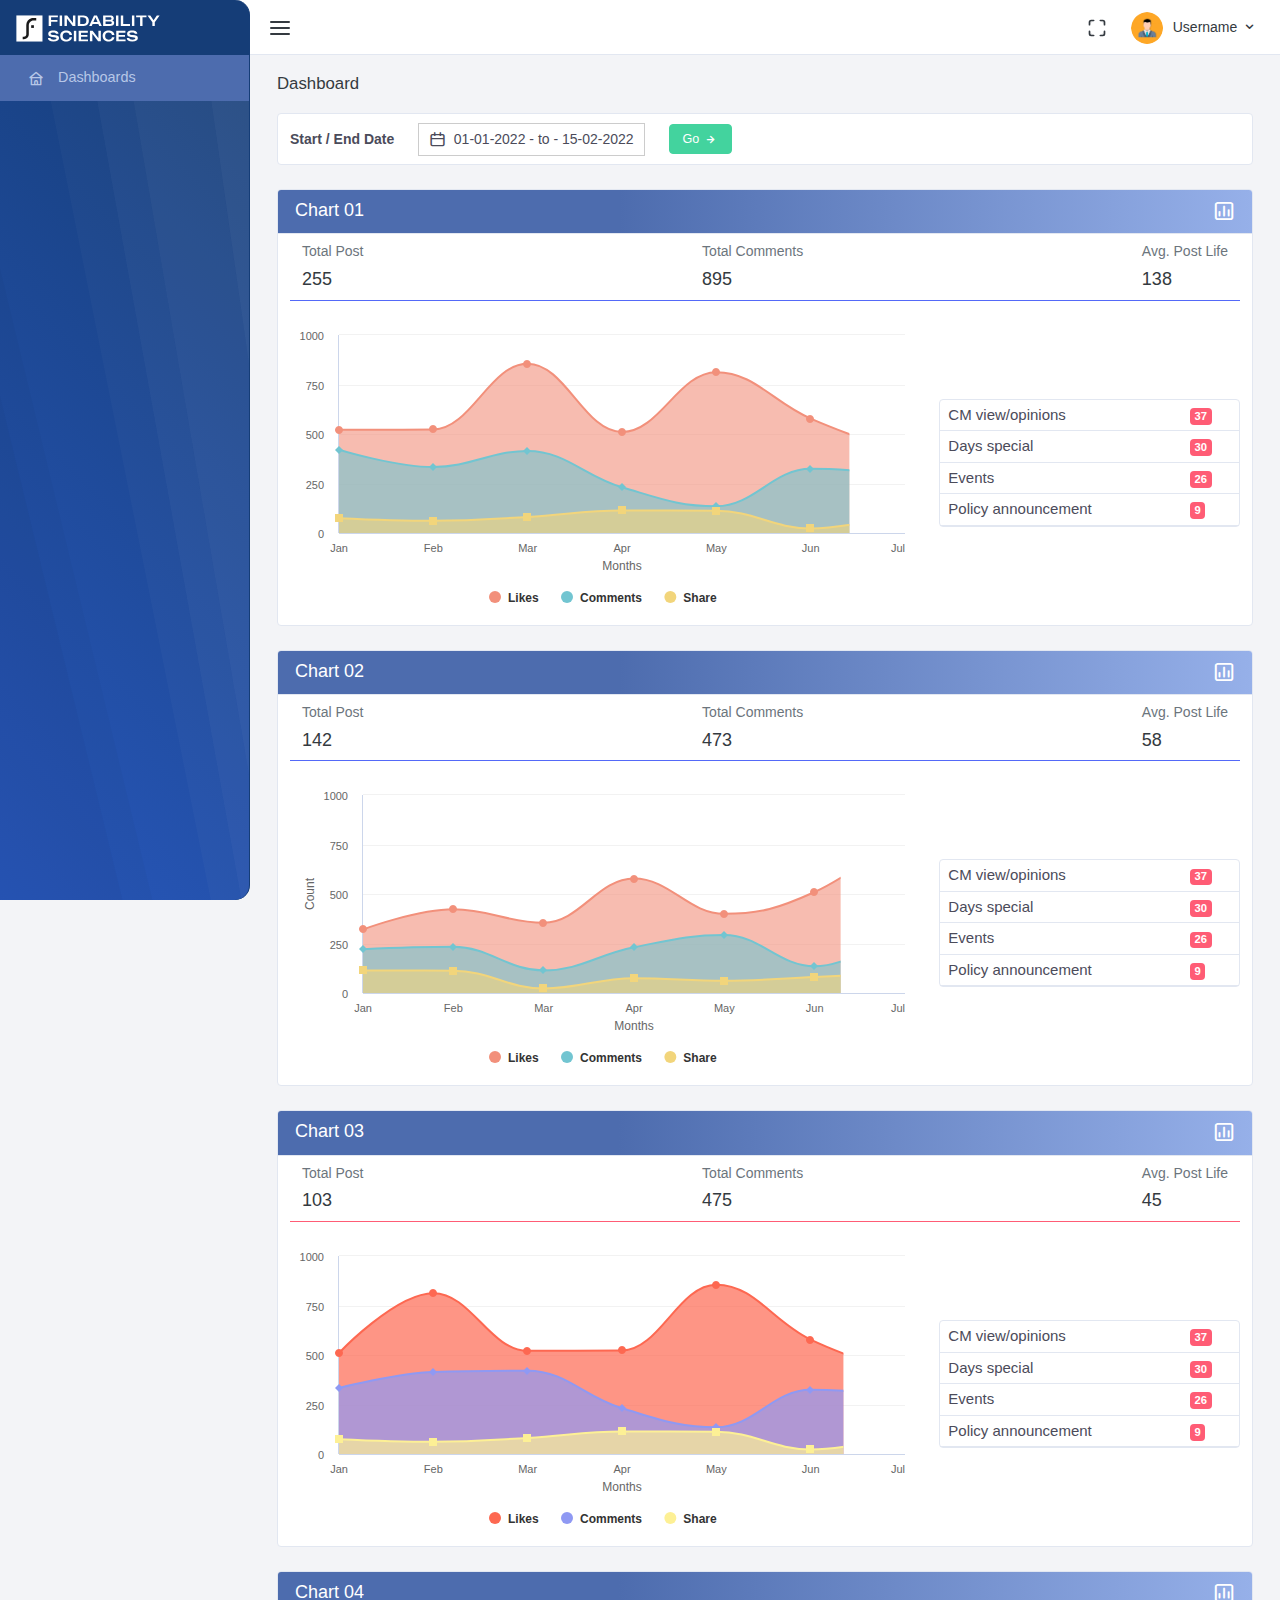
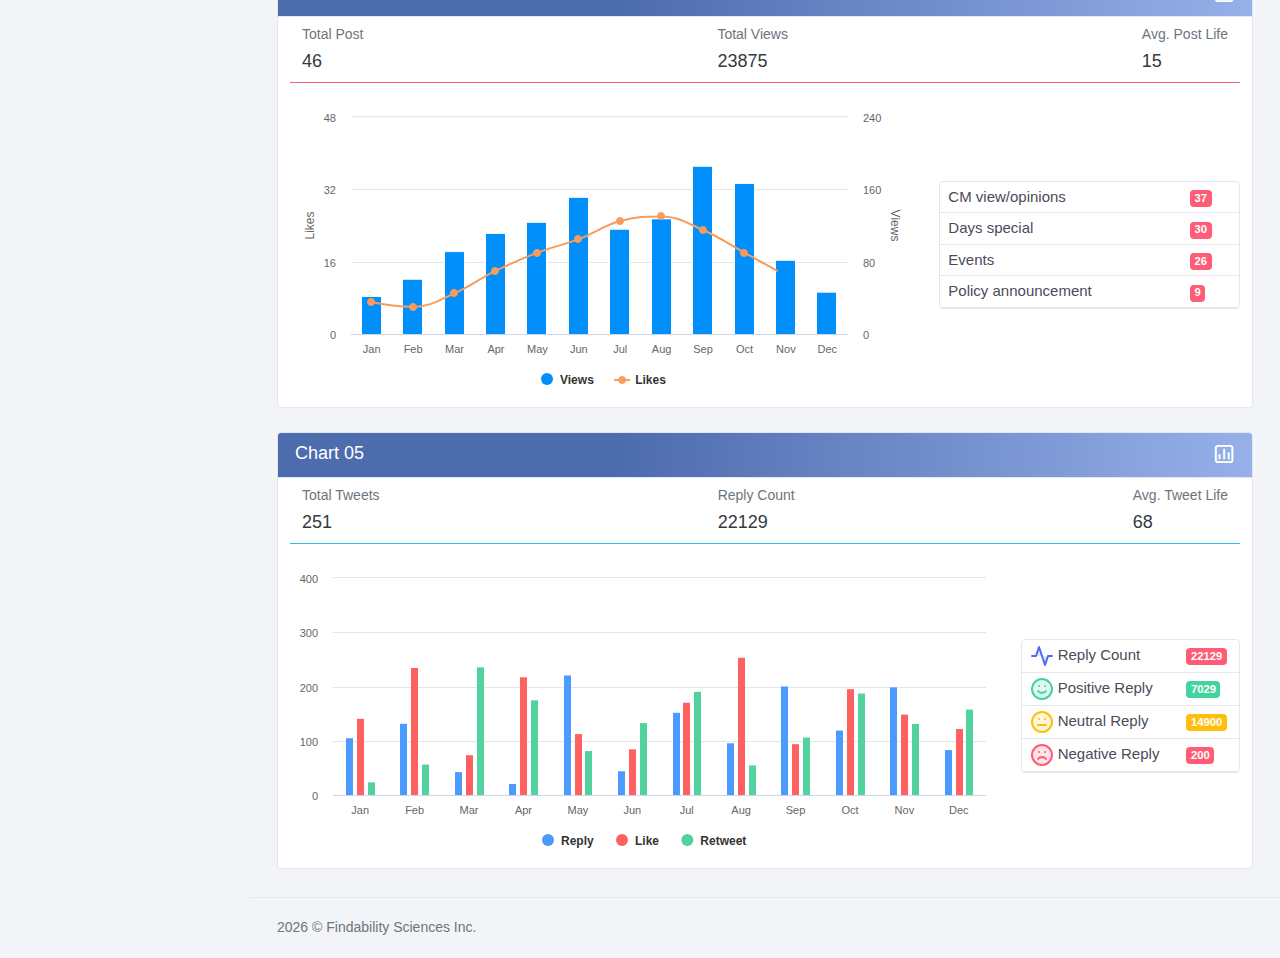
<file: dashboard.html>
<!DOCTYPE html>
<html lang="en">
<head>
    <meta charset="utf-8" />
    <title>Dashboard</title>
    <meta name="viewport" content="width=device-width, initial-scale=1.0">
    <meta http-equiv="X-UA-Compatible" content="IE=edge" />
    <!-- App favicon -->
    <link rel="shortcut icon" href="assets/images/favicon.ico">

    <!-- plugins -->
    <link href="assets/libs/flatpickr/flatpickr.min.css" rel="stylesheet" type="text/css" />

    <!-- App css -->
    <link href="assets/css/bootstrap.min.css" rel="stylesheet" type="text/css" id="bs-default-stylesheet" />
    <!-- <link href="assets/css/theme.css" rel="stylesheet" type="text/css" /> -->
    <link href="assets/css/app.min.css" rel="stylesheet" type="text/css" id="app-default-stylesheet" />

    <!-- third party css -->
    <link href="assets/libs/daterangepicker/daterangepicker.css" rel="stylesheet">
    <link href="assets/libs/datatables.net-bs4/css/dataTables.bootstrap4.min.css" rel="stylesheet" type="text/css" />
    <link href="assets/libs/datatables.net-responsive-bs4/css/responsive.bootstrap4.min.css" rel="stylesheet" type="text/css" />
    <!-- third party css end -->

    <link href="assets/css/updated.css" rel="stylesheet" type="text/css" />

    <!-- icons -->
    <link href="assets/css/icons.min.css" rel="stylesheet" type="text/css" />

</head>

<body class="loading" data-layout='{"mode": "light", "width": "fluid", "menuPosition": "fixed", "sidebar": { "color": "primary", "size": "default", "showuser": false}, "topbar": {"color": "light"}, "showRightSidebarOnPageLoad": true}'>

    <!-- Begin page -->
    <div id="wrapper">

        <!-- Topbar Start -->
        <div class="navbar-custom">
            <div class="container-fluid">
                <ul class="list-unstyled topnav-menu float-end mb-0">

                    <li class="dropdown d-none d-lg-inline-block">
                        <a class="nav-link dropdown-toggle arrow-none" data-toggle="fullscreen" href="#">
                            <i data-feather="maximize"></i>
                        </a>
                    </li>

                    <li class="dropdown notification-list topbar-dropdown">
                        <a class="nav-link dropdown-toggle nav-user me-0" data-bs-toggle="dropdown" href="#" role="button" aria-haspopup="false" aria-expanded="false">
                            <img src="assets/images/defaultUser.png" alt="user-image" class="rounded-circle">
                            <span class="pro-user-name ms-1">
                                Username <i class="uil uil-angle-down"></i> 
                            </span>
                        </a>
                        <div class="dropdown-menu dropdown-menu-end profile-dropdown ">
                            <a href="index.html" class="dropdown-item notify-item">
                                <i data-feather="log-out" class="icon-dual icon-xs me-1"></i><span>Logout</span>
                            </a>
                        </div>
                    </li>

                </ul>

                <!-- LOGO -->
                <div class="logo-box r-rounded">
                    <a href="dashboard.html" class="logo logo-dark">
                        <span class="logo-sm">
                            <img src="assets/images/FS-AI-Symbol.svg" alt="" height="35">
                        </span>
                        <span class="logo-lg">
                            <img src="assets/images/FS-AI-k.svg" alt="" height="35">
                        </span>
                    </a>

                    <a href="dashboard.html" class="logo logo-light">
                        <span class="logo-sm">
                            <img src="assets/images/FS-AI-Symbol.svg" alt="" height="35">
                        </span>
                        <span class="logo-lg">
                            <img src="assets/images/FS-AI-k.svg" alt="" height="35">
                        </span>
                    </a>
                </div>

                <ul class="list-unstyled topnav-menu topnav-menu-left m-0">
                    <li>
                        <button class="button-menu-mobile">
                            <i data-feather="menu"></i>
                        </button>
                    </li>

                    <li>
                        <!-- Mobile menu toggle (Horizontal Layout)-->
                        <a class="navbar-toggle nav-link" data-bs-toggle="collapse" data-bs-target="#topnav-menu-content">
                            <div class="lines">
                                <span></span>
                                <span></span>
                                <span></span>
                            </div>
                        </a>
                        <!-- End mobile menu toggle-->
                    </li>

                </ul>
                <div class="clearfix"></div>
            </div>
        </div>
        <!-- end Topbar -->

        <!-- ========== Left Sidebar Start ========== -->
        <div class="left-side-menu r-rounded">

            <div class="h-100" data-simplebar>

                <!--- Sidemenu -->
                <div id="sidebar-menu">

                    <ul id="side-menu">

                        <li>
                            <a href="dashboard.html">
                                <i class="uil uil-home" style="font-size: small;"></i>
                                <span> Dashboards </span>
                            </a>
                        </li>
                        
                    </ul>

                </div>
                <!-- End Sidebar -->

                <div class="clearfix"></div>

            </div>
            <!-- Sidebar -left -->

        </div>
        <!-- Left Sidebar End -->

        <!-- ============================================================== -->
        <!-- Start Page Content here -->
        <!-- ============================================================== -->

        <div class="content-page">
            <div class="content">

                <!-- Start Content-->
                <div class="container-fluid">
                    
                    <!-- start page title -->
                    <div class="row">
                        <div class="col-12">
                            <div class="page-title-box">
                                <h4 class="page-title">Dashboard</h4>                                
                            </div>
                        </div>
                    </div>     
                    <!-- end page title -->  

                    <!-- Filters -->
                    <div class="row">
                        <div class="col-xl-12">
                            <div class="card">
                                <div class="card-body p-0">
                                    <div class="d-flex flex-column flex-lg-row flex-md-row align-items-start align-items-lg-center align-items-md-center">
                                        <div class="px-2 py-1">
                                            <label class="col-form-label">Start / End Date</label>
                                        </div>
                                        <div class="px-2 py-1">
                                            <div id="reportrange" style="background: #fff; cursor: pointer; padding: 5px 10px; border: 1px solid #ccc; width: 100%">
                                                <i class="uil uil-calender"></i>&nbsp;
                                                <span></span> <i class="fa fa-caret-down"></i>
                                            </div>
                                        </div>
                                        <div class="px-2 py-1">
                                            <button id="goButton" type="button" class="btn btn-success btn-sm">Go <i class="uil-arrow-right"></i></button>
                                        </div>
                                    </div>
                                    
                                </div>
                            </div>
                        </div>
                    </div>
                    <!-- row -->

                    <!-- Bar Chart / Facebook CMO -->
                    <div class="row">
                        <div class="col-xl-12">
                            <div class="card">
                                <div class="card-header card-social card-facebook py-1 px-2">
                                    <h4>
                                        <span class="text">Chart 01</span> <i class="uil uil-chart"></i>
                                    </h4>                                    
                                </div>
                                <div class="card-body p-2 py-0">
                                    <div class="d-flex justify-content-between mb-3 border-bottom border-primary px-2">
                                        <div class="postTotal">
                                            <h5 class="text-muted fs-14">Total Post</h5>
                                            <h4>255 <!--small><span class="badge bg-success">+8</span></small--></h4>
                                        </div>
                                        <div class="postComment">
                                            <h5 class="text-muted fs-14">Total Comments</h5>
                                            <h4>895 <!--small><span class="badge bg-danger">-23</span></small--></h4>
                                        </div>
                                        <div class="postActive">
                                            <h5 class="text-muted fs-14">Avg. Post Life</h5>
                                            <h4>138 <!--small><span class="badge bg-success">+3</span></small--></h4>
                                        </div>
                                    </div>
                                    <div class="row">
                                        <div class="col-lg-8">
                                            <div id="fbcmoContainer"></div>
                                        </div>
                                        <div class="col-lg-4 my-auto">
                                            <div class="card">
                                                <div class="card-body p-0">
                                                    <table class="table card-table table-sm mb-0">
                                                        <tbody>
                                                           <tr>
                                                              <td>CM view/opinions</td>
                                                              <td class="text-right"> <span class="badge bg-danger">37</span> </td>
                                                           </tr>
                                                           <tr>
                                                              <td>Days special</td>
                                                              <td class="text-right"> <span class="badge bg-danger">30</span> </td>
                                                           </tr>
                                                           <tr>
                                                              <td>Events</td>
                                                              <td class="text-right"> <span class="badge bg-danger">26</span> </td>
                                                           </tr>
                                                           <tr>
                                                              <td>Policy announcement</td>
                                                              <td class="text-right"> <span class="badge bg-danger">9</span> </td>
                                                           </tr>
                                                        </tbody>
                                                    </table>
                                                </div>
                                            </div>
                                        </div>
                                    </div>
                                </div>
                            </div>                            
                        </div>
                    </div>
                    
                    <!-- Facebook CM -->
                    <div class="row">
                        <div class="col-xl-12">
                            <div class="card">
                                <div class="card-header card-social card-facebook py-1 px-2">
                                    <h4>
                                        <span class="text">Chart 02</span> <i class="uil uil-chart"></i>
                                    </h4>                                    
                                </div>
                                <div class="card-body p-2 py-0">
                                    <div class="d-flex justify-content-between mb-3 border-bottom border-primary px-2">
                                        <div class="postTotal">
                                            <h5 class="text-muted fs-14">Total Post</h5>
                                            <h4>142</h4>
                                        </div>
                                        <div class="postComment">
                                            <h5 class="text-muted fs-14">Total Comments</h5>
                                            <h4>473</h4>
                                        </div>
                                        <div class="postActive">
                                            <h5 class="text-muted fs-14">Avg. Post Life</h5>
                                            <h4>58</h4>
                                        </div>
                                    </div>
                                    <div class="row">
                                        <div class="col-lg-8">
                                            <div id="fbcmContainer"></div>
                                        </div>
                                        <div class="col-lg-4 my-auto">
                                            <div class="card">
                                                <div class="card-body p-0">
                                                    <table class="table card-table table-sm mb-0">
                                                        <tbody>
                                                           <tr>
                                                              <td>CM view/opinions</td>
                                                              <td class="text-right"> <span class="badge bg-danger">37</span> </td>
                                                           </tr>
                                                           <tr>
                                                              <td>Days special</td>
                                                              <td class="text-right"> <span class="badge bg-danger">30</span> </td>
                                                           </tr>
                                                           <tr>
                                                              <td>Events</td>
                                                              <td class="text-right"> <span class="badge bg-danger">26</span> </td>
                                                           </tr>
                                                           <tr>
                                                              <td>Policy announcement</td>
                                                              <td class="text-right"> <span class="badge bg-danger">9</span> </td>
                                                           </tr>
                                                        </tbody>
                                                    </table>
                                                </div>
                                            </div>
                                        </div>
                                    </div>
                                </div>
                            </div>                            
                        </div>
                        
                    </div>

                    <!-- Instagram CM -->
                    <div class="row">
                        <div class="col-xl-12">
                            <div class="card">
                                <div class="card-header card-social card-facebook py-1 px-2">
                                    <h4>
                                        <span class="text">Chart 03</span> <i class="uil uil-chart"></i>
                                    </h4>                                    
                                </div>
                                <div class="card-body p-2 py-0">
                                    <div class="d-flex justify-content-between mb-3 border-bottom border-danger px-2">
                                        <div class="postTotal">
                                            <h5 class="text-muted fs-14">Total Post</h5>
                                            <h4>103</h4>
                                        </div>
                                        <div class="postComment">
                                            <h5 class="text-muted fs-14">Total Comments</h5>
                                            <h4>475</h4>
                                        </div>
                                        <div class="postActive">
                                            <h5 class="text-muted fs-14">Avg. Post Life</h5>
                                            <h4>45</h4>
                                        </div>
                                    </div>
                                    <div class="row">
                                        <div class="col-lg-8">
                                            <div id="instacmContainer"></div>
                                        </div>
                                        <div class="col-lg-4 my-auto">
                                            <div class="card">
                                                <div class="card-body p-0">
                                                    <table class="table card-table table-sm mb-0">
                                                        <tbody>
                                                           <tr>
                                                              <td>CM view/opinions</td>
                                                              <td class="text-right"> <span class="badge bg-danger">37</span> </td>
                                                           </tr>
                                                           <tr>
                                                              <td>Days special</td>
                                                              <td class="text-right"> <span class="badge bg-danger">30</span> </td>
                                                           </tr>
                                                           <tr>
                                                              <td>Events</td>
                                                              <td class="text-right"> <span class="badge bg-danger">26</span> </td>
                                                           </tr>
                                                           <tr>
                                                              <td>Policy announcement</td>
                                                              <td class="text-right"> <span class="badge bg-danger">9</span> </td>
                                                           </tr>
                                                        </tbody>
                                                    </table>
                                                </div>
                                            </div>
                                        </div>
                                    </div>
                                </div>
                            </div>                            
                        </div>
                    </div>

                    <!-- Youtube CM -->
                    <div class="row">
                        <div class="col-xl-12">
                            <div class="card">
                                <div class="card-header card-social card-facebook py-1 px-2">
                                    <h4>
                                        <span class="text">Chart 04</span> <i class="uil uil-chart"></i>
                                    </h4>                                    
                                </div>
                                <div class="card-body p-2 py-0">
                                    <div class="d-flex justify-content-between mb-3 border-bottom border-danger px-2">
                                        <div class="postTotal">
                                            <h5 class="text-muted fs-14">Total Post</h5>
                                            <h4>46</h4>
                                        </div>
                                        <div class="postComment">
                                            <h5 class="text-muted fs-14">Total Views</h5>
                                            <h4>23875</h4>
                                        </div>
                                        <div class="postActive">
                                            <h5 class="text-muted fs-14">Avg. Post Life</h5>
                                            <h4>15</h4>
                                        </div>
                                    </div>
                                    <div class="row">
                                        <div class="col-lg-8">
                                            <div id="ytcmContainer"></div>
                                        </div>
                                        <div class="col-lg-4 my-auto">
                                            <div class="card">
                                                <div class="card-body p-0">
                                                    <table class="table card-table table-sm mb-0">
                                                        <tbody>
                                                           <tr>
                                                              <td>CM view/opinions</td>
                                                              <td class="text-right"> <span class="badge bg-danger">37</span> </td>
                                                           </tr>
                                                           <tr>
                                                              <td>Days special</td>
                                                              <td class="text-right"> <span class="badge bg-danger">30</span> </td>
                                                           </tr>
                                                           <tr>
                                                              <td>Events</td>
                                                              <td class="text-right"> <span class="badge bg-danger">26</span> </td>
                                                           </tr>
                                                           <tr>
                                                              <td>Policy announcement</td>
                                                              <td class="text-right"> <span class="badge bg-danger">9</span> </td>
                                                           </tr>
                                                        </tbody>
                                                    </table>
                                                </div>
                                            </div>
                                        </div>
                                    </div>
                                </div>
                            </div>                            
                        </div>
                    </div>

                    <div class="row">
                        <div class="col-xl-12">
                            <div class="card">
                                <div class="card-header card-social card-facebook py-1 px-2">
                                    <h4>
                                        <span class="text">Chart 05</span> <i class="uil uil-chart"></i>
                                    </h4>                                    
                                </div>
                                <div class="card-body p-2 py-0">
                                    <div class="d-flex justify-content-between mb-3 border-bottom border-info px-2">
                                        <div class="postTotal">
                                            <h5 class="text-muted fs-14">Total Tweets</h5>
                                            <h4>251</h4>
                                        </div>
                                        <div class="postComment">
                                            <h5 class="text-muted fs-14">Reply Count</h5>
                                            <h4>22129</h4>
                                        </div>
                                        <div class="postActive">
                                            <h5 class="text-muted fs-14">Avg. Tweet Life</h5>
                                            <h4>68</h4>
                                        </div>
                                    </div>
                                    <div class="row">
                                        <div class="col-lg-9">
                                            <div id="twsmoContainer"></div>
                                        </div>
                                        <div class="col-lg-3 my-auto">
                                            <div class="card">
                                                <div class="card-body p-0">
                                                    <table class="table card-table table-sm mb-0">
                                                        <tbody>
                                                           <tr>
                                                              <td><i data-feather="activity" class="icon-dual-primary"></i> Reply Count</td>
                                                              <td class="text-right"> <span class="badge bg-danger">22129</span> </td>
                                                           </tr>
                                                           <tr>
                                                              <td><i data-feather="smile" class="icon-dual-success"></i> Positive Reply</td>
                                                              <td class="text-right"> <span class="badge bg-success">7029</span> </td>
                                                           </tr>
                                                           <tr>
                                                              <td><i data-feather="meh" class="icon-dual-warning"></i> Neutral Reply</td>
                                                              <td class="text-right"> <span class="badge bg-warning">14900</span> </td>
                                                           </tr>
                                                           <tr>
                                                              <td><i data-feather="frown" class="icon-dual-danger"></i> Negative Reply</td>
                                                              <td class="text-right"> <span class="badge bg-danger">200</span> </td>
                                                           </tr>
                                                        </tbody>
                                                    </table>
                                                </div>
                                            </div>
                                        </div>
                                    </div>
                                </div>
                            </div>                            
                        </div>
                    </div>

                    <!-- Pie Chart -->
                    
            
                    <!-- List -->
                    
                    <!-- end row -->
                    
                </div> <!-- container -->

            </div> <!-- content -->

            <!-- Footer Start -->
            <footer class="footer">
                <div class="container-fluid">
                    <div class="row">
                        <div class="col-md-6">
                            <script>document.write(new Date().getFullYear())</script> &copy; Findability Sciences Inc.
                        </div>
                    </div>
                </div>
            </footer>
            <!-- end Footer -->

        </div>

        <!-- ============================================================== -->
        <!-- End Page content -->
        <!-- ============================================================== -->

    </div>
    <!-- END wrapper -->

    <!-- ============================================================== -->
    <!-- Modal Boxes -->
    <!-- ============================================================== -->
    <!-- History -->
    <div class="modal fade" id="newModal" tabindex="-1" role="dialog" aria-labelledby="newModalLabel" aria-hidden="true" >
        <div class="modal-dialog" role="document" style="max-width:750px">
          <div class="modal-content">
            <div class="modal-header">
              <h5 class="modal-title" id="">Modal Title</h5>
              <button type="button" class="btn-close" data-bs-dismiss="modal" aria-label="Close">
              </button>
            </div>
            <div class="modal-body">
              <!-- Data -->
              <p>Add text/content here</p>
              <!-- End: Data --> 
            </div>
          </div>
        </div>
    </div>

    <!-- Vendor js -->
    <script src="assets/js/vendor.min.js"></script>

    <!-- optional plugins -->
    <script src="assets/libs/moment/min/moment.min.js"></script>

    <!-- third party js -->
    <script src="assets/libs/daterangepicker/daterangepicker.min.js"></script>
    <!-- third party js ends -->

    <!-- Highcharts -->
    <script src="assets/libs/highcharts/highcharts.js"></script>

    <!-- App js -->
    <script src="assets/js/app.min.js"></script>

    <!-- Page JS -->
    <script src="assets/js/dashboardv1.js"></script>

    <script>
        $(document).ready(function(){ /*Script*/ })
    </script>
    
</body>
</html>
</file>
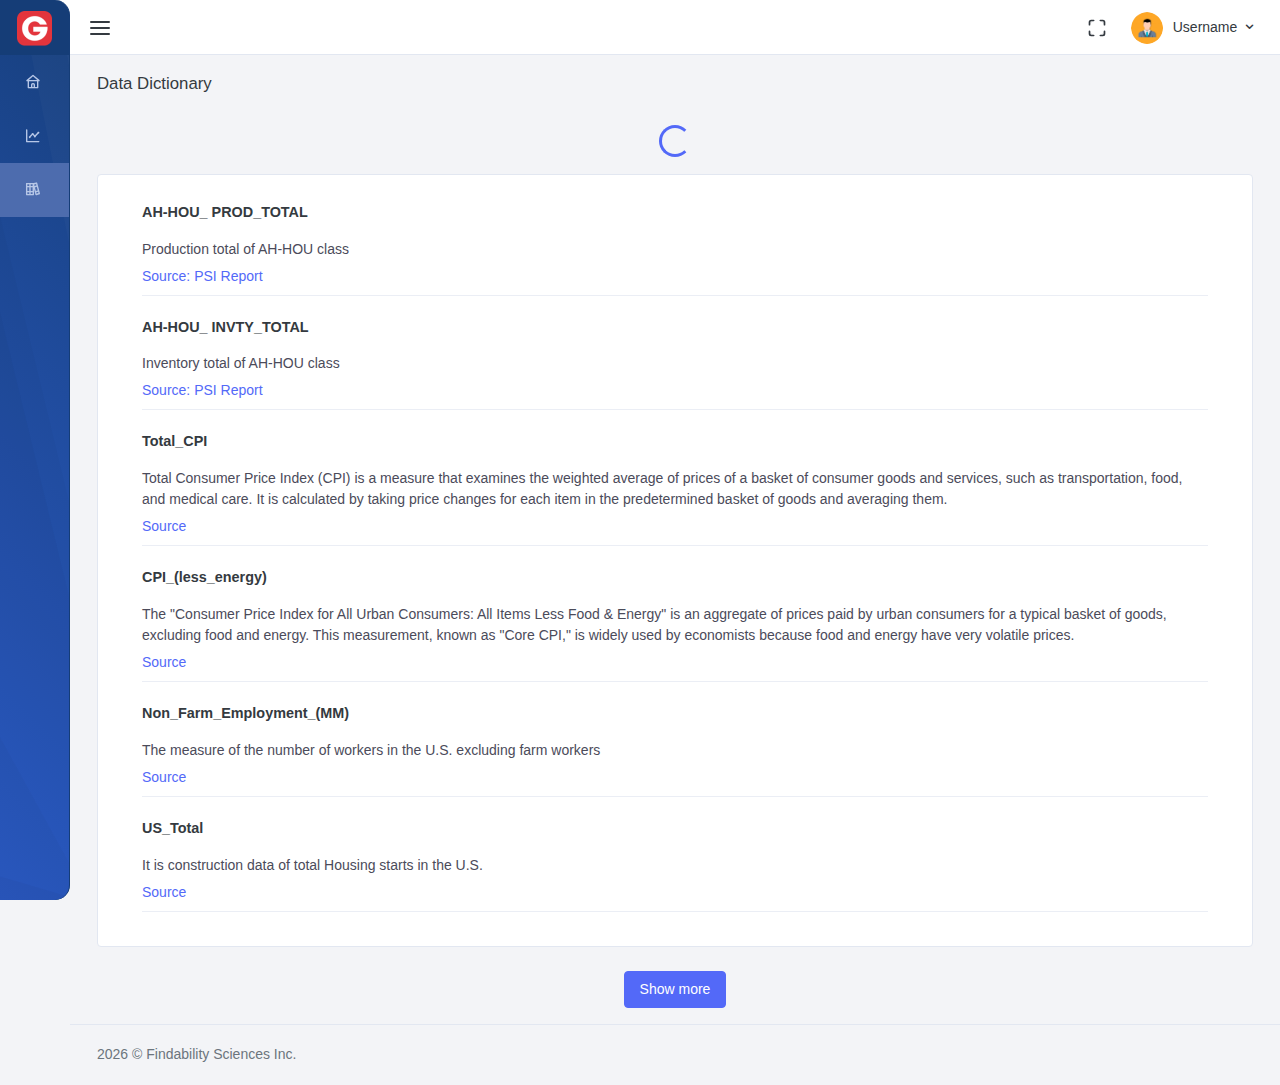
<file: data-dictionary.html>
<!DOCTYPE html>
<html lang="en">
<head>
    <meta charset="utf-8" />
    <title>Data Dictionary</title>
    <meta name="viewport" content="width=device-width, initial-scale=1.0">
    <meta http-equiv="X-UA-Compatible" content="IE=edge" />
    <!-- App favicon -->
    <link rel="shortcut icon" href="assets/images/gmfavicon.ico">

    <!-- plugins -->
    <link href="assets/libs/flatpickr/flatpickr.min.css" rel="stylesheet" type="text/css" />

    <!-- App css -->
    <link href="assets/css/bootstrap.min.css" rel="stylesheet" type="text/css" id="bs-default-stylesheet" />
    <!-- <link href="assets/css/theme.css" rel="stylesheet" type="text/css" /> -->
    <link href="assets/css/app.min.css" rel="stylesheet" type="text/css" id="app-default-stylesheet" />

    <!-- third party css -->
    <link href="assets/libs/daterangepicker/daterangepicker.css" rel="stylesheet">
    <link href="assets/libs/datatables.net-bs4/css/dataTables.bootstrap4.min.css" rel="stylesheet" type="text/css" />
    <link href="assets/libs/datatables.net-responsive-bs4/css/responsive.bootstrap4.min.css" rel="stylesheet" type="text/css" />
    <!-- third party css end -->

    <link href="assets/css/updated.css" rel="stylesheet" type="text/css" />

    <!-- icons -->
    <link href="assets/css/icons.min.css" rel="stylesheet" type="text/css" />

</head>

<body class="loading" data-layout='{"mode": "light", "width": "fluid", "menuPosition": "fixed", "sidebar": { "color": "primary", "size": "condensed", "showuser": false}, "topbar": {"color": "light"}, "showRightSidebarOnPageLoad": false}'>

    <!-- Begin page -->
    <div id="wrapper">

        <!-- Topbar Start -->
        <div class="navbar-custom">
            <div class="container-fluid">
                <ul class="list-unstyled topnav-menu float-end mb-0">

                    <li class="dropdown d-none d-lg-inline-block">
                        <a class="nav-link dropdown-toggle arrow-none" data-toggle="fullscreen" href="#">
                            <i data-feather="maximize"></i>
                        </a>
                    </li>

                    <li class="dropdown notification-list topbar-dropdown">
                        <a class="nav-link dropdown-toggle nav-user me-0" data-bs-toggle="dropdown" href="#" role="button" aria-haspopup="false" aria-expanded="false">
                            <img src="assets/images/defaultUser.png" alt="user-image" class="rounded-circle">
                            <span class="pro-user-name ms-1">
                                Username <i class="uil uil-angle-down"></i> 
                            </span>
                        </a>
                        <div class="dropdown-menu dropdown-menu-end profile-dropdown ">
                            <a href="index.html" class="dropdown-item notify-item">
                                <i data-feather="log-out" class="icon-dual icon-xs me-1"></i><span>Logout</span>
                            </a>
                        </div>
                    </li>

                </ul>

                <!-- LOGO -->
                <div class="logo-box r-rounded">
                    <a href="landing.html" class="logo logo-dark">
                        <span class="logo-sm">
                            <img src="assets/images/gmfavicon.png" alt="" height="35">
                        </span>
                        <span class="logo-lg">
                            <div class="logo-bg">
                                <img src="assets/images/gdmnlogo.png" alt="" height="35">
                                <img src="assets/images/daikinlogo.png" alt="" height="35">
                            </div>
                        </span>
                    </a>

                    <a href="landing.html" class="logo logo-light">
                        <span class="logo-sm">
                            <img src="assets/images/gmfavicon.png" alt="" height="35">
                        </span>
                        <span class="logo-lg">
                            <div class="logo-bg">
                                <img src="assets/images/gdmnlogo.png" alt="" height="35">
                                <img src="assets/images/daikinlogo.png" alt="" height="35">
                            </div>                            
                        </span>
                    </a>
                </div>

                <ul class="list-unstyled topnav-menu topnav-menu-left m-0">
                    <li>
                        <button class="button-menu-mobile">
                            <i data-feather="menu"></i>
                        </button>
                    </li>

                    <li>
                        <!-- Mobile menu toggle (Horizontal Layout)-->
                        <a class="navbar-toggle nav-link" data-bs-toggle="collapse" data-bs-target="#topnav-menu-content">
                            <div class="lines">
                                <span></span>
                                <span></span>
                                <span></span>
                            </div>
                        </a>
                        <!-- End mobile menu toggle-->
                    </li>

                </ul>
                <div class="clearfix"></div>
            </div>
        </div>
        <!-- end Topbar -->

        <!-- ========== Left Sidebar Start ========== -->
        <div class="left-side-menu r-rounded">

            <div class="h-100" data-simplebar>

                <!--- Sidemenu -->
                <div id="sidebar-menu">

                    <ul id="side-menu">

                        <li>
                            <a href="landing.html">
                                <i class="uil uil-home" style="font-size: small;"></i>
                                <span> Home </span>
                            </a>
                        </li>

                        <li>
                            <a href="external_variable_trend.html">
                                <i class="uil uil-chart-line" style="font-size: small;"></i>
                                <span> Trend of External Variables </span>
                            </a>
                        </li>
                        
                        <li>
                            <a href="data-dictionary.html">
                                <i class="uil uil-books" style="font-size: small;"></i>
                                <span> Data Dictionary </span>
                            </a>
                        </li>
                        
                    </ul>

                </div>
                <!-- End Sidebar -->

                <div class="clearfix"></div>

            </div>
            <!-- Sidebar -left -->

        </div>
        <!-- Left Sidebar End -->

        <!-- ============================================================== -->
        <!-- Start Page Content here -->
        <!-- ============================================================== -->

        <div class="content-page">
            <div class="content">

                <!-- Start Content-->
                <div class="container-fluid">
                    
                    <!-- start page title -->
                    <div class="row">
                        <div class="col-12">
                            <div class="page-title-box">
                                <h4 class="page-title">Data Dictionary</h4>                                
                            </div>
                        </div>
                    </div>     
                    <!-- end page title -->  

                    <!-- Flex Tabs -->
                    <!-- stats with icon -->
                    <div class="row" id="data-loading">
                        <div class="col-md-12 text-center">
                            <div class="spinner-border text-primary m-2" role="status">
                                <span class="visually-hidden">Loading...</span>
                            </div>
                        </div>
                    </div>
                    <div class="row">
                        <div class="col-md-12">
                           <div class="card">
                            <div class="card-body pt-0">
                                <div class="py-1 px-3 data-dict-set">
                                    <h6 class="fw-bold mt-3 mb-2 pb-1">AH-HOU_ PROD_TOTAL</h6>
                                    <p class="mb-1">Production total of AH-HOU class</p>
                                    <a href="#" target="_blank">Source: PSI Report</a>
                                    <hr />
                                    <h6 class="fw-bold mt-3 mb-2 pb-1">AH-HOU_ INVTY_TOTAL</h6>
                                    <p class="mb-1">Inventory total of AH-HOU class</p>
                                    <a href="#" target="_blank">Source: PSI Report</a>
                                    <hr />
                                    <h6 class="fw-bold mt-3 mb-2 pb-1">Total_CPI</h6>
                                    <p class="mb-1">Total Consumer Price Index (CPI) is a measure that examines the weighted average of prices of a basket of consumer goods and services, such as transportation, food, and medical care. It is calculated by taking price changes for each item in the predetermined basket of goods and averaging them.</p>
                                    <a href="https://fred.stlouisfed.org/series/CPIAUCSL" target="_blank">Source</a>
                                    <hr />
                                    <h6 class="fw-bold mt-3 mb-2 pb-1">CPI_(less_energy)</h6>
                                    <p class="mb-1">The "Consumer Price Index for All Urban Consumers: All Items Less Food & Energy" is an aggregate of prices paid by urban consumers for a typical basket of goods, excluding food and energy. This measurement, known as "Core CPI," is widely used by economists because food and energy have very volatile prices.</p>
                                    <a href="https://fred.stlouisfed.org/series/CPILFESL" target="_blank">Source</a>
                                    <hr />
                                    <h6 class="fw-bold mt-3 mb-2 pb-1">Non_Farm_Employment_(MM)</h6>
                                    <p class="mb-1">The measure of the number of workers in the U.S. excluding farm workers</p>
                                    <a href="https://www.bls.gov/regions/mid-atlantic/data/xg-tables/ro3fx9584.htm" target="_blank">Source</a>
                                    <hr />
                                    <h6 class="fw-bold mt-3 mb-2 pb-1">US_Total</h6>
                                    <p class="mb-1">It is construction data of total Housing starts in the U.S.</p>
                                    <a href="https://www.nahb.org/-/media/NAHB/news-and-economics/docs/housing-economics/starts-and-permits/housing-starts.pdf" target="_blank">Source</a>
                                    <hr />
                                    <!-- Add more dictionary here -->
                    
                                </div>
                            </div>
                           </div>
                        </div>
                    </div>
                    <!-- End: Flex Tabs -->

                    <!-- Load more: Button -->
                    <div class="row">
                        <div class="col-md-12 text-center mb-2">
                            <button class="btn btn-primary">Show more</button>
                        </div>
                    </div>
                    <!-- End: Load more: Button -->

                    <!-- end row -->
                    
                </div> <!-- container -->

            </div> <!-- content -->

            <!-- Footer Start -->
            <footer class="footer">
                <div class="container-fluid">
                    <div class="row">
                        <div class="col-md-6">
                            <script>document.write(new Date().getFullYear())</script> &copy; Findability Sciences Inc.
                        </div>
                    </div>
                </div>
            </footer>
            <!-- end Footer -->

        </div>

        <!-- ============================================================== -->
        <!-- End Page content -->
        <!-- ============================================================== -->

    </div>
    <!-- END wrapper -->

    <!-- ============================================================== -->
    <!-- Modal Boxes -->
    <!-- ============================================================== -->
    <!-- History -->
    <div class="modal fade" id="newModal" tabindex="-1" role="dialog" aria-labelledby="newModalLabel" aria-hidden="true" >
        <div class="modal-dialog" role="document" style="max-width:750px">
          <div class="modal-content">
            <div class="modal-header">
              <h5 class="modal-title" id="">Modal Title</h5>
              <button type="button" class="btn-close" data-bs-dismiss="modal" aria-label="Close">
              </button>
            </div>
            <div class="modal-body">
              <!-- Data -->
              <p>Add text/content here</p>
              <!-- End: Data --> 
            </div>
          </div>
        </div>
    </div>

    <!-- Vendor js -->
    <script src="assets/js/vendor.min.js"></script>

    <!-- optional plugins -->
    <!-- <script src="assets/libs/moment/min/moment.min.js"></script> -->

    <!-- third party js -->
    <!-- <script src="assets/libs/daterangepicker/daterangepicker.min.js"></script> -->
    <!-- third party js ends -->

    <!-- Highcharts -->
    <!-- <script src="assets/libs/highcharts/highcharts.js"></script> -->

    <!-- App js -->
    <script src="assets/js/app.min.js"></script>

    <!-- Page JS -->
    <!-- <script src="assets/js/external_var_trend.js"></script> -->

    <script>
        $(document).ready(function(){
            setTimeout(()=>{
                $('#data-loading').hide();
            },1500)
        })
    </script>
    
</body>
</html>
</file>
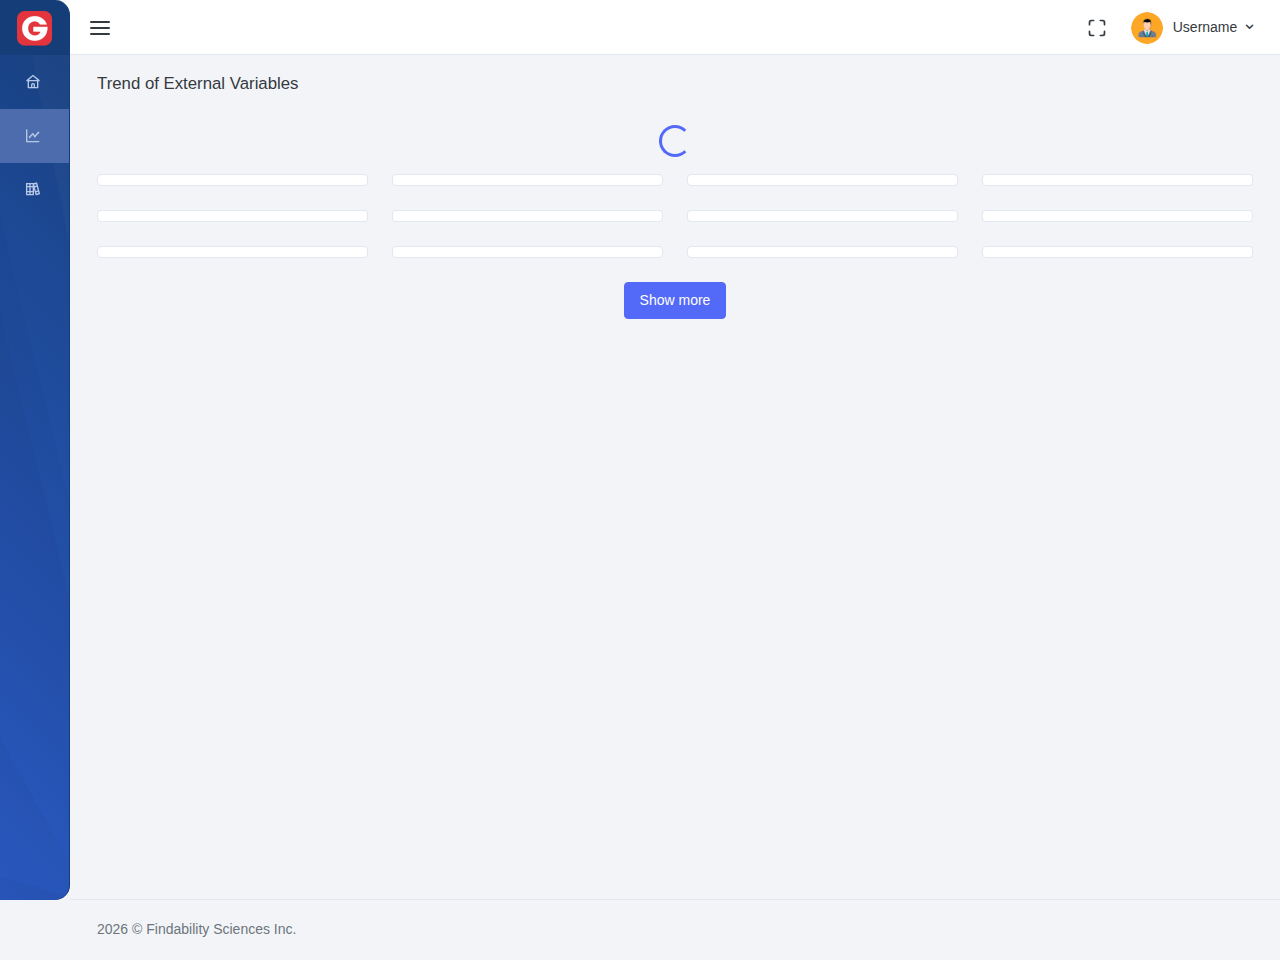
<file: external_variable_trend.html>
<!DOCTYPE html>
<html lang="en">
<head>
    <meta charset="utf-8" />
    <title>External Variable Trend</title>
    <meta name="viewport" content="width=device-width, initial-scale=1.0">
    <meta http-equiv="X-UA-Compatible" content="IE=edge" />
    <!-- App favicon -->
    <link rel="shortcut icon" href="assets/images/gmfavicon.ico">

    <!-- plugins -->
    <link href="assets/libs/flatpickr/flatpickr.min.css" rel="stylesheet" type="text/css" />

    <!-- App css -->
    <link href="assets/css/bootstrap.min.css" rel="stylesheet" type="text/css" id="bs-default-stylesheet" />
    <!-- <link href="assets/css/theme.css" rel="stylesheet" type="text/css" /> -->
    <link href="assets/css/app.min.css" rel="stylesheet" type="text/css" id="app-default-stylesheet" />

    <!-- third party css -->
    <link href="assets/libs/daterangepicker/daterangepicker.css" rel="stylesheet">
    <link href="assets/libs/datatables.net-bs4/css/dataTables.bootstrap4.min.css" rel="stylesheet" type="text/css" />
    <link href="assets/libs/datatables.net-responsive-bs4/css/responsive.bootstrap4.min.css" rel="stylesheet" type="text/css" />
    <!-- third party css end -->

    <link href="assets/css/updated.css" rel="stylesheet" type="text/css" />

    <!-- icons -->
    <link href="assets/css/icons.min.css" rel="stylesheet" type="text/css" />

</head>

<body class="loading" data-layout='{"mode": "light", "width": "fluid", "menuPosition": "fixed", "sidebar": { "color": "primary", "size": "condensed", "showuser": false}, "topbar": {"color": "light"}, "showRightSidebarOnPageLoad": false}'>

    <!-- Begin page -->
    <div id="wrapper">

        <!-- Topbar Start -->
        <div class="navbar-custom">
            <div class="container-fluid">
                <ul class="list-unstyled topnav-menu float-end mb-0">

                    <li class="dropdown d-none d-lg-inline-block">
                        <a class="nav-link dropdown-toggle arrow-none" data-toggle="fullscreen" href="#">
                            <i data-feather="maximize"></i>
                        </a>
                    </li>

                    <li class="dropdown notification-list topbar-dropdown">
                        <a class="nav-link dropdown-toggle nav-user me-0" data-bs-toggle="dropdown" href="#" role="button" aria-haspopup="false" aria-expanded="false">
                            <img src="assets/images/defaultUser.png" alt="user-image" class="rounded-circle">
                            <span class="pro-user-name ms-1">
                                Username <i class="uil uil-angle-down"></i> 
                            </span>
                        </a>
                        <div class="dropdown-menu dropdown-menu-end profile-dropdown ">
                            <a href="index.html" class="dropdown-item notify-item">
                                <i data-feather="log-out" class="icon-dual icon-xs me-1"></i><span>Logout</span>
                            </a>
                        </div>
                    </li>

                </ul>

                <!-- LOGO -->
                <div class="logo-box r-rounded">
                    <a href="landing.html" class="logo logo-dark">
                        <span class="logo-sm">
                            <img src="assets/images/gmfavicon.png" alt="" height="35">
                        </span>
                        <span class="logo-lg">
                            <div class="logo-bg">
                                <img src="assets/images/gdmnlogo.png" alt="" height="35">
                                <img src="assets/images/daikinlogo.png" alt="" height="35">
                            </div>
                        </span>
                    </a>

                    <a href="landing.html" class="logo logo-light">
                        <span class="logo-sm">
                            <img src="assets/images/gmfavicon.png" alt="" height="35">
                        </span>
                        <span class="logo-lg">
                            <div class="logo-bg">
                                <img src="assets/images/gdmnlogo.png" alt="" height="35">
                                <img src="assets/images/daikinlogo.png" alt="" height="35">
                            </div>                            
                        </span>
                    </a>
                </div>

                <ul class="list-unstyled topnav-menu topnav-menu-left m-0">
                    <li>
                        <button class="button-menu-mobile">
                            <i data-feather="menu"></i>
                        </button>
                    </li>

                    <li>
                        <!-- Mobile menu toggle (Horizontal Layout)-->
                        <a class="navbar-toggle nav-link" data-bs-toggle="collapse" data-bs-target="#topnav-menu-content">
                            <div class="lines">
                                <span></span>
                                <span></span>
                                <span></span>
                            </div>
                        </a>
                        <!-- End mobile menu toggle-->
                    </li>

                </ul>
                <div class="clearfix"></div>
            </div>
        </div>
        <!-- end Topbar -->

        <!-- ========== Left Sidebar Start ========== -->
        <div class="left-side-menu r-rounded">

            <div class="h-100" data-simplebar>

                <!--- Sidemenu -->
                <div id="sidebar-menu">

                    <ul id="side-menu">

                        <li>
                            <a href="landing.html">
                                <i class="uil uil-home" style="font-size: small;"></i>
                                <span> Home </span>
                            </a>
                        </li>

                        <li>
                            <a href="external_variable_trend.html">
                                <i class="uil uil-chart-line" style="font-size: small;"></i>
                                <span> Trend of External Variables </span>
                            </a>
                        </li>
                        
                        <li>
                            <a href="data-dictionary.html">
                                <i class="uil uil-books" style="font-size: small;"></i>
                                <span> Data Dictionary </span>
                            </a>
                        </li>
                        
                    </ul>

                </div>
                <!-- End Sidebar -->

                <div class="clearfix"></div>

            </div>
            <!-- Sidebar -left -->

        </div>
        <!-- Left Sidebar End -->

        <!-- ============================================================== -->
        <!-- Start Page Content here -->
        <!-- ============================================================== -->

        <div class="content-page">
            <div class="content">

                <!-- Start Content-->
                <div class="container-fluid">
                    
                    <!-- start page title -->
                    <div class="row">
                        <div class="col-12">
                            <div class="page-title-box">
                                <h4 class="page-title">Trend of External Variables</h4>                                
                            </div>
                        </div>
                    </div>     
                    <!-- end page title -->  

                    <!-- Flex Tabs -->
                    <!-- stats with icon -->
                    <div class="row" id="data-loading">
                        <div class="col-md-12 text-center">
                            <div class="spinner-border text-primary m-2" role="status">
                                <span class="visually-hidden">Loading...</span>
                            </div>
                        </div>
                    </div>
                    <div class="row" id="extVarList">
                        
                    </div>
                    <!-- End: Flex Tabs -->

                    <!-- Load more: Button -->
                    <div class="row">
                        <div class="col-md-12 text-center mb-2">
                            <button class="btn btn-primary">Show more</button>
                        </div>
                    </div>
                    <!-- End: Load more: Button -->

                    <!-- end row -->
                    
                </div> <!-- container -->

            </div> <!-- content -->

            <!-- Footer Start -->
            <footer class="footer">
                <div class="container-fluid">
                    <div class="row">
                        <div class="col-md-6">
                            <script>document.write(new Date().getFullYear())</script> &copy; Findability Sciences Inc.
                        </div>
                    </div>
                </div>
            </footer>
            <!-- end Footer -->

        </div>

        <!-- ============================================================== -->
        <!-- End Page content -->
        <!-- ============================================================== -->

    </div>
    <!-- END wrapper -->

    <!-- ============================================================== -->
    <!-- Modal Boxes -->
    <!-- ============================================================== -->
    <!-- History -->
    <div class="modal fade" id="newModal" tabindex="-1" role="dialog" aria-labelledby="newModalLabel" aria-hidden="true" >
        <div class="modal-dialog" role="document" style="max-width:750px">
          <div class="modal-content">
            <div class="modal-header">
              <h5 class="modal-title" id="">Modal Title</h5>
              <button type="button" class="btn-close" data-bs-dismiss="modal" aria-label="Close">
              </button>
            </div>
            <div class="modal-body">
              <!-- Data -->
              <p>Add text/content here</p>
              <!-- End: Data --> 
            </div>
          </div>
        </div>
    </div>

    <!-- Vendor js -->
    <script src="assets/js/vendor.min.js"></script>

    <!-- optional plugins -->
    <script src="assets/libs/moment/min/moment.min.js"></script>

    <!-- third party js -->
    <script src="assets/libs/daterangepicker/daterangepicker.min.js"></script>
    <!-- third party js ends -->

    <!-- Highcharts -->
    <script src="assets/libs/highcharts/highcharts.js"></script>

    <!-- App js -->
    <script src="assets/js/app.min.js"></script>

    <!-- Page JS -->
    <script src="assets/js/external_var_trend.js"></script>

    <script>
        $(document).ready(function(){ /*Script*/ })
    </script>
    
</body>
</html>
</file>
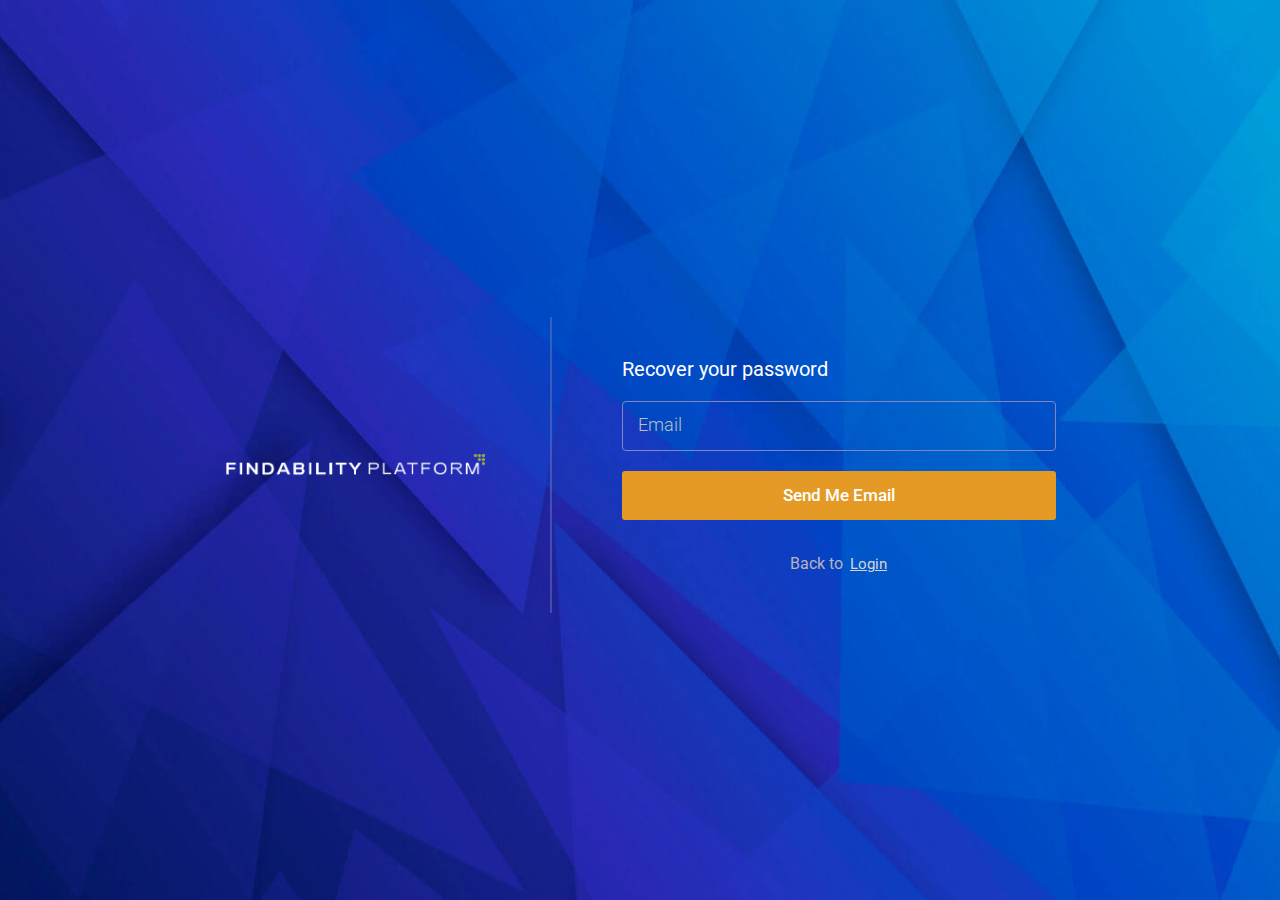
<file: forgot-password.html>
<!doctype html>
<html class="no-js" lang="">
<head>
	<meta charset="utf-8">
	<meta http-equiv="x-ua-compatible" content="ie=edge">
	<title>Forgot Password</title>
	<meta name="description" content="">
	<meta name="viewport" content="width=device-width, initial-scale=1">
	<!-- Favicon -->
	<link rel="shortcut icon" type="image/x-icon" href="login/img/gmfavicon.png">
	<!-- Bootstrap CSS -->
	<link rel="stylesheet" href="login/css/bootstrap.min.css">
	<!-- Fontawesome CSS -->
	<link rel="stylesheet" href="login/css/fontawesome-all.min.css">
	<!-- Google Web Fonts -->
	<link href="https://fonts.googleapis.com/css?family=Roboto:300,400,500,700&amp;display=swap" rel="stylesheet">
	<!-- Custom CSS -->
	<link rel="stylesheet" href="login/css/style.css">
</head>

<body>
	<!--[if lt IE 8]>
        <p class="browserupgrade">You are using an <strong>outdated</strong> browser. Please <a href="http://browsehappy.com/">upgrade your browser</a> to improve your experience.</p>
    <![endif]-->
    <div id="preloader" class="preloader">
        <div class='inner'>
            <div class='line1'></div>
            <div class='line2'></div>
            <div class='line3'></div>
        </div>
    </div>
	<section class="fxt-template-animation fxt-template-layout9" data-bg-image="login/img/bg9-l.jpg">
		<div class="container">
			<div class="row align-items-center justify-content-center">
				<div class="col-lg-3">
					<div class="fxt-header">
						<a href="index.html" class="fxt-logo"><img src="login/img/logo.png" alt="FS Logo"></a>
					</div>
				</div>
				<div class="col-lg-6">
					<div class="fxt-content">
						<h2>Recover your password</h2>
						<div class="fxt-form">
							<form method="POST">
								<div class="form-group">
									<div class="fxt-transformY-50 fxt-transition-delay-1">
										<input type="email" id="email" class="form-control" name="email" placeholder="Email" required="required">
									</div>
								</div>
								<div class="form-group">
									<div class="fxt-transformY-50 fxt-transition-delay-4">
										<button type="submit" class="fxt-btn-fill">Send Me Email</button>
									</div>
								</div>
							</form>
						</div>
						<div class="fxt-footer">
							<div class="fxt-transformY-50 fxt-transition-delay-9">
								<p>Back to <a href="index.html" class="switcher-text2 inline-text">Login</a></p>
							</div>
						</div>
					</div>
				</div>
			</div>
		</div>
	</section>
	<!-- jquery-->
	<script src="login/js/jquery-3.5.0.min.js"></script>
	<!-- Bootstrap js -->
	<script src="login/js/bootstrap.min.js"></script>
	<!-- Imagesloaded js -->
	<script src="login/js/imagesloaded.pkgd.min.js"></script>
	<!-- Validator js -->
	<script src="login/js/validator.min.js"></script>
	<!-- Custom Js -->
	<script src="login/js/main.js"></script>

</body>
</html>
</file>
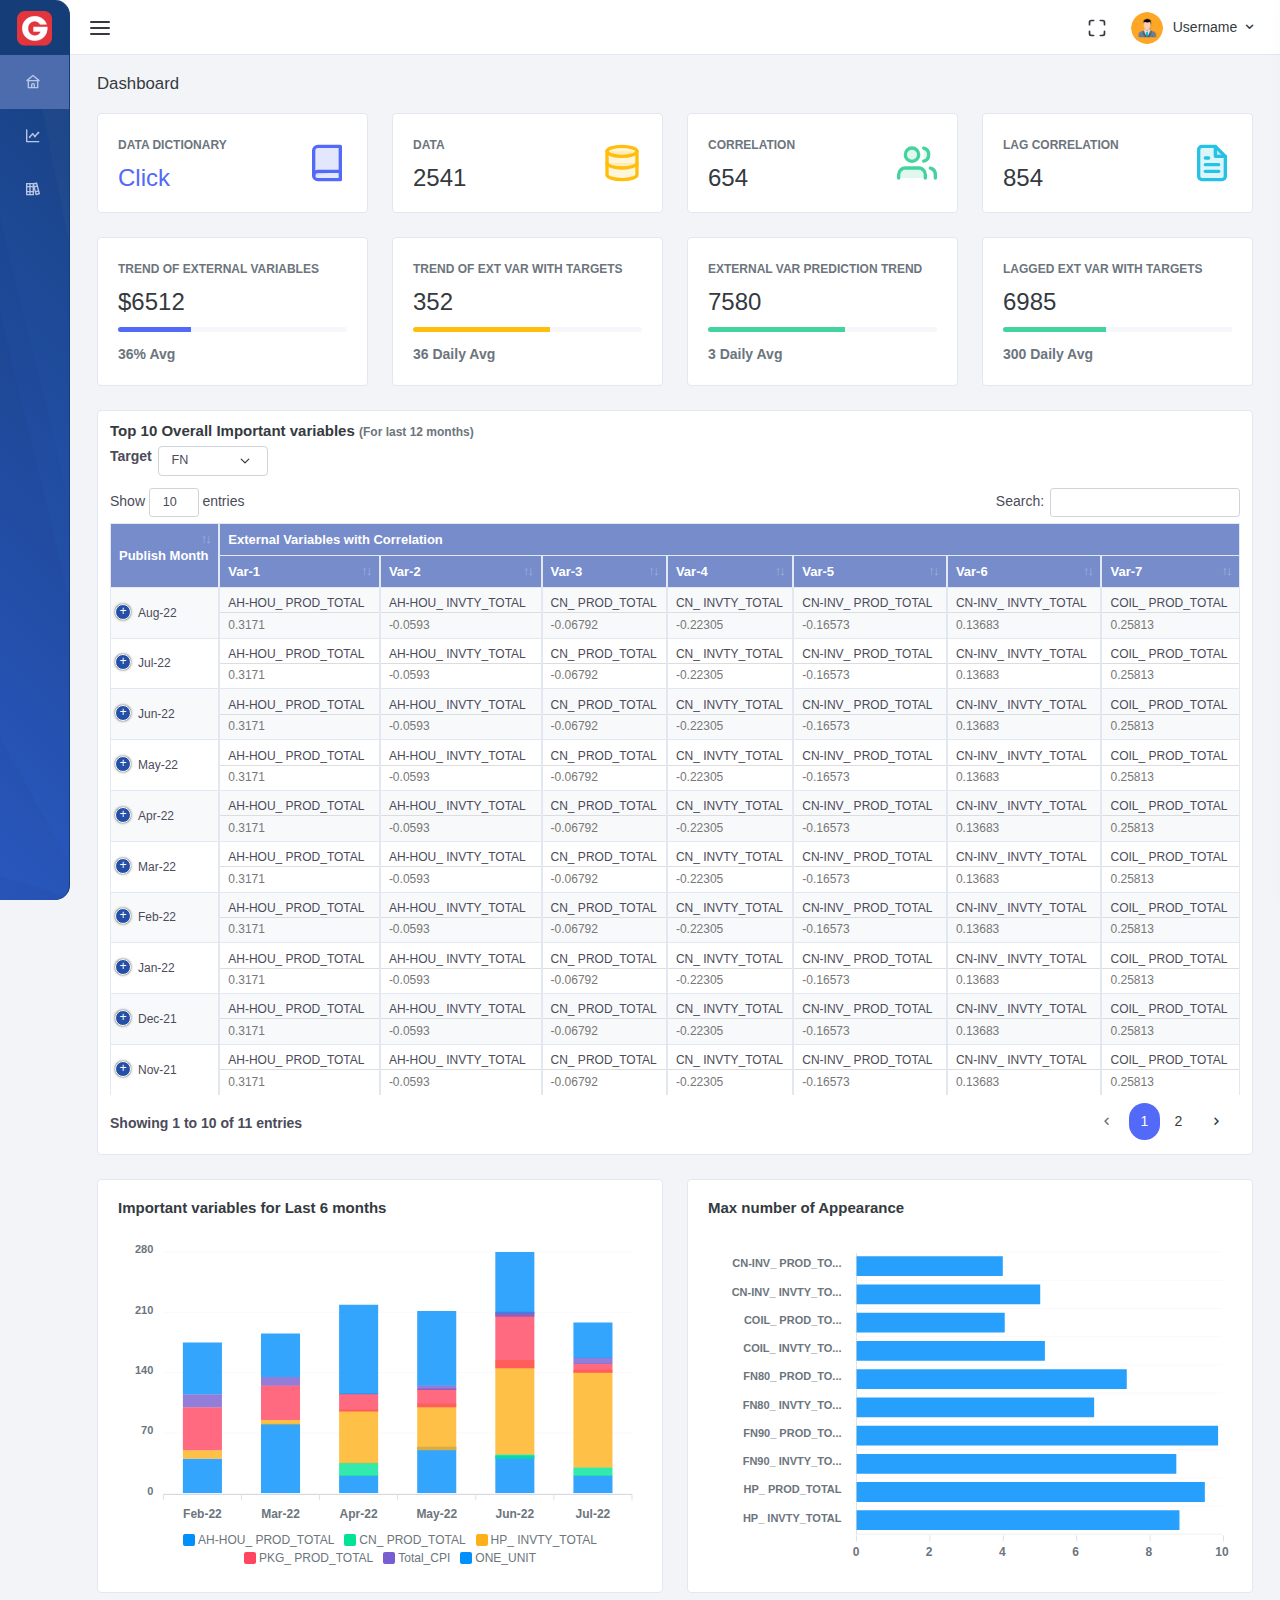
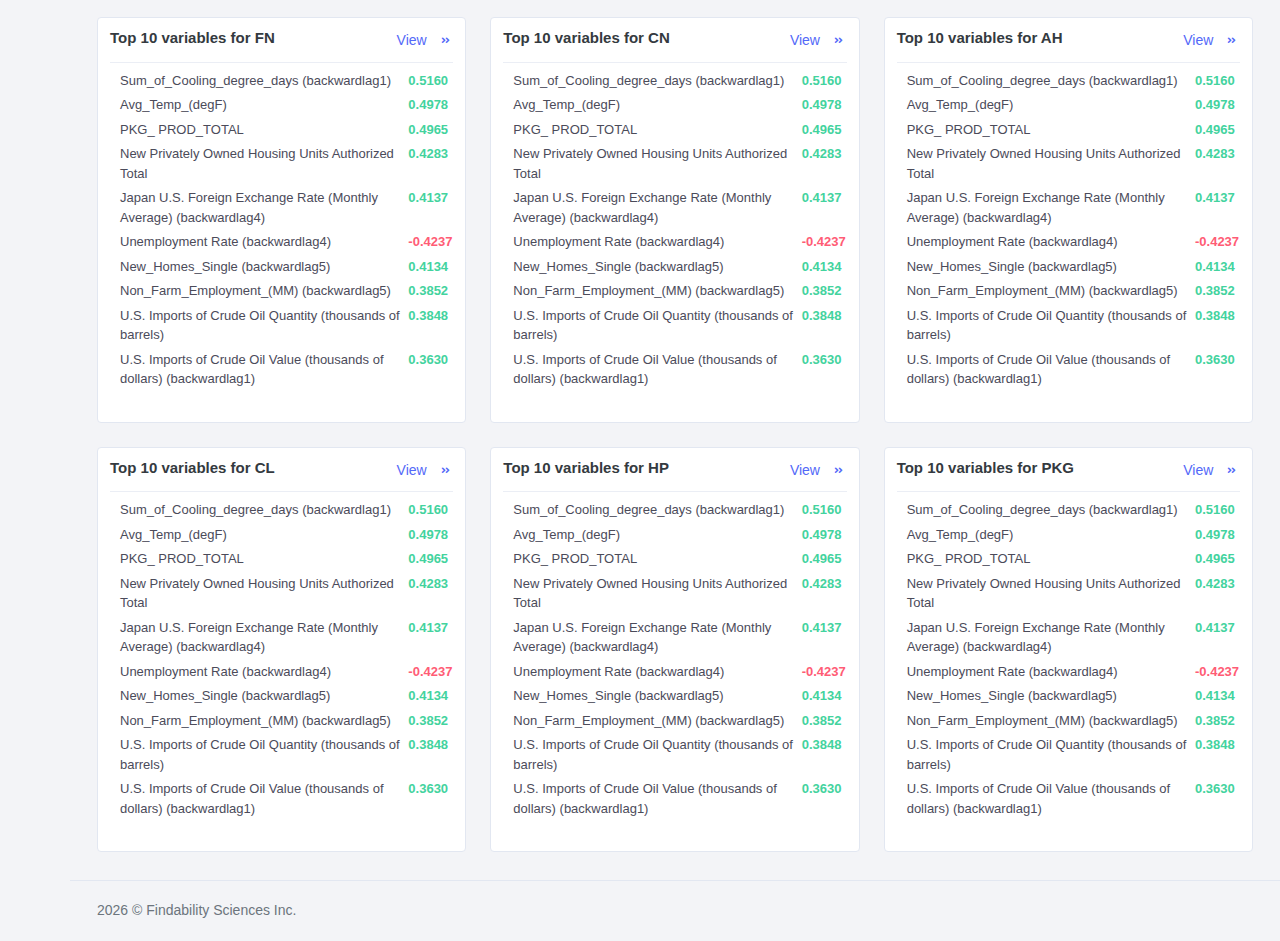
<file: landing.html>
<!DOCTYPE html>
<html lang="en">
<head>
    <meta charset="utf-8" />
    <title>Dashboard</title>
    <meta name="viewport" content="width=device-width, initial-scale=1.0">
    <meta http-equiv="X-UA-Compatible" content="IE=edge" />
    <!-- App favicon -->
    <link rel="shortcut icon" href="assets/images/gmfavicon.ico">

    <!-- plugins -->
    <link href="assets/libs/flatpickr/flatpickr.min.css" rel="stylesheet" type="text/css" />

    <!-- App css -->
    <link href="assets/css/bootstrap.min.css" rel="stylesheet" type="text/css" id="bs-default-stylesheet" />
    <!-- <link href="assets/css/theme.css" rel="stylesheet" type="text/css" /> -->
    <link href="assets/css/app.min.css" rel="stylesheet" type="text/css" id="app-default-stylesheet" />

    <!-- third party css -->
    <link href="assets/libs/daterangepicker/daterangepicker.css" rel="stylesheet">
    <link href="assets/libs/datatables.net-bs4/css/dataTables.bootstrap4.min.css" rel="stylesheet" type="text/css" />
    <link href="assets/libs/datatables.net-responsive-bs4/css/responsive.bootstrap4.min.css" rel="stylesheet" type="text/css" />
    <!-- third party css end -->

    <link href="assets/css/updated.css" rel="stylesheet" type="text/css" />

    <!-- icons -->
    <link href="assets/css/icons.min.css" rel="stylesheet" type="text/css" />

</head>

<body class="loading" data-layout='{"mode": "light", "width": "fluid", "menuPosition": "fixed", "sidebar": { "color": "primary", "size": "condensed", "showuser": false}, "topbar": {"color": "light"}, "showRightSidebarOnPageLoad": false}'>

    <!-- Begin page -->
    <div id="wrapper">

        <!-- Topbar Start -->
        <div class="navbar-custom">
            <div class="container-fluid">
                <ul class="list-unstyled topnav-menu float-end mb-0">

                    <li class="dropdown d-none d-lg-inline-block">
                        <a class="nav-link dropdown-toggle arrow-none" data-toggle="fullscreen" href="#">
                            <i data-feather="maximize"></i>
                        </a>
                    </li>

                    <li class="dropdown notification-list topbar-dropdown">
                        <a class="nav-link dropdown-toggle nav-user me-0" data-bs-toggle="dropdown" href="#" role="button" aria-haspopup="false" aria-expanded="false">
                            <img src="assets/images/defaultUser.png" alt="user-image" class="rounded-circle">
                            <span class="pro-user-name ms-1">
                                Username <i class="uil uil-angle-down"></i> 
                            </span>
                        </a>
                        <div class="dropdown-menu dropdown-menu-end profile-dropdown ">
                            <a href="index.html" class="dropdown-item notify-item">
                                <i data-feather="log-out" class="icon-dual icon-xs me-1"></i><span>Logout</span>
                            </a>
                        </div>
                    </li>

                </ul>

                <!-- LOGO -->
                <div class="logo-box r-rounded">
                    <a href="landing.html" class="logo logo-dark">
                        <span class="logo-sm">
                            <img src="assets/images/gmfavicon.png" alt="" height="35">
                        </span>
                        <span class="logo-lg">
                            <div class="logo-bg">
                                <img src="assets/images/gdmnlogo.png" alt="" height="35">
                                <img src="assets/images/daikinlogo.png" alt="" height="35">
                            </div>
                        </span>
                    </a>

                    <a href="landing.html" class="logo logo-light">
                        <span class="logo-sm">
                            <img src="assets/images/gmfavicon.png" alt="" height="35">
                        </span>
                        <span class="logo-lg">
                            <div class="logo-bg">
                                <img src="assets/images/gdmnlogo.png" alt="" height="35">
                                <img src="assets/images/daikinlogo.png" alt="" height="35">
                            </div>                            
                        </span>
                    </a>
                </div>

                <ul class="list-unstyled topnav-menu topnav-menu-left m-0">
                    <li>
                        <button class="button-menu-mobile">
                            <i data-feather="menu"></i>
                        </button>
                    </li>

                    <li>
                        <!-- Mobile menu toggle (Horizontal Layout)-->
                        <a class="navbar-toggle nav-link" data-bs-toggle="collapse" data-bs-target="#topnav-menu-content">
                            <div class="lines">
                                <span></span>
                                <span></span>
                                <span></span>
                            </div>
                        </a>
                        <!-- End mobile menu toggle-->
                    </li>

                </ul>
                <div class="clearfix"></div>
            </div>
        </div>
        <!-- end Topbar -->

        <!-- ========== Left Sidebar Start ========== -->
        <div class="left-side-menu r-rounded">

            <div class="h-100" data-simplebar>

                <!--- Sidemenu -->
                <div id="sidebar-menu">

                    <ul id="side-menu">

                        <li>
                            <a href="landing.html">
                                <i class="uil uil-home" style="font-size: small;"></i>
                                <span> Home </span>
                            </a>
                        </li>

                        <li>
                            <a href="external_variable_trend.html">
                                <i class="uil uil-chart-line" style="font-size: small;"></i>
                                <span> Trend of External Variables </span>
                            </a>
                        </li>
                        
                        <li>
                            <a href="data-dictionary.html">
                                <i class="uil uil-books" style="font-size: small;"></i>
                                <span> Data Dictionary </span>
                            </a>
                        </li>
                        
                    </ul>

                </div>
                <!-- End Sidebar -->

                <div class="clearfix"></div>

            </div>
            <!-- Sidebar -left -->

        </div>
        <!-- Left Sidebar End -->

        <!-- ============================================================== -->
        <!-- Start Page Content here -->
        <!-- ============================================================== -->

        <div class="content-page">
            <div class="content">

                <!-- Start Content-->
                <div class="container-fluid">
                    
                    <!-- start page title -->
                    <div class="row">
                        <div class="col-12">
                            <div class="page-title-box">
                                <h4 class="page-title">Dashboard</h4>                                
                            </div>
                        </div>
                    </div>     
                    <!-- end page title -->  

                    <!-- Flex Tabs -->
                    <!-- stats with icon -->
                    <div class="row">
                        <div class="col-md-6 col-xl-3">
                            <div class="card">
                                <div class="card-body">
                                    <div class="d-flex">
                                        <div class="flex-grow-1">
                                            <span class="text-muted text-uppercase fs-12 fw-bold">Data Dictionary</span>
                                            <h3 class="mb-0"><a href="javascript:void(0);" class="right-bar-toggle">Click</a></h3>
                                        </div>
                                        <div class="align-self-center flex-shrink-0">
                                            <span class="icon-lg icon-dual-primary" data-feather="book"></span>
                                        </div>
                                    </div>
                                </div>
                            </div>
                        </div>

                        <div class="col-md-6 col-xl-3">
                            <div class="card">
                                <div class="card-body">
                                    <div class="d-flex">
                                        <div class="flex-grow-1">
                                            <span class="text-muted text-uppercase fs-12 fw-bold">Data</span>
                                            <h3 class="mb-0">2541</h3>
                                        </div>
                                        <div class="align-self-center flex-shrink-0">
                                            <span class="icon-lg icon-dual-warning" data-feather="database"></span>
                                        </div>
                                    </div>
                                </div>
                            </div>
                        </div>

                        <div class="col-md-6 col-xl-3">
                            <div class="card">
                                <div class="card-body">
                                    <div class="d-flex">
                                        <div class="flex-grow-1">
                                            <span class="text-muted text-uppercase fs-12 fw-bold">Correlation</span>
                                            <h3 class="mb-0">654</h3>
                                        </div>
                                        <div class="align-self-center flex-shrink-0">
                                            <span class="icon-lg icon-dual-success" data-feather="users"></span>
                                        </div>
                                    </div>
                                </div>
                            </div>
                        </div>

                        <div class="col-md-6 col-xl-3">
                            <div class="card">
                                <div class="card-body">
                                    <div class="d-flex">
                                        <div class="flex-grow-1">
                                            <span class="text-muted text-uppercase fs-12 fw-bold">Lag Correlation</span>
                                            <h3 class="mb-0">854</h3>
                                        </div>
                                        <div class="align-self-center flex-shrink-0">
                                            <span class="icon-lg icon-dual-info" data-feather="file-text"></span>
                                        </div>
                                    </div>
                                </div>
                            </div>
                        </div>
                    </div>

                    <div class="row">
                        <div class="col-md-6 col-xl-3">
                            <div class="card card-pointer" onclick="window.open('external_variable_trend.html','_parent')">
                                <div class="card-body">
                                    <div>
                                        <span class="text-muted text-uppercase fs-12 fw-bold">Trend of External variables</span>
                                        <h3>$6512</h3>
                                        <div class="progress my-2" style="height: 5px;">
                                            <div class="progress-bar bg-primary" role="progressbar" style="width: 32%" aria-valuenow="32" aria-valuemin="0" aria-valuemax="100"></div>
                                        </div>
                                        <span class="text-muted fw-semibold">36% Avg</span>
                                    </div>
                                </div>
                            </div>
                        </div>

                        <div class="col-md-6 col-xl-3">
                            <div class="card">
                                <div class="card-body">
                                    <div>
                                        <span class="text-muted text-uppercase fs-12 fw-bold">Trend of Ext Var with Targets</span>
                                        <h3>352</h3>
                                        <div class="progress my-2" style="height: 5px;">
                                            <div class="progress-bar bg-warning" role="progressbar" style="width: 60%" aria-valuenow="60" aria-valuemin="0" aria-valuemax="100"></div>
                                        </div>
                                        <span class="text-muted fw-semibold">36 Daily Avg</span>
                                    </div>
                                </div>
                            </div>
                        </div>

                        <div class="col-md-6 col-xl-3">
                            <div class="card">
                                <div class="card-body">
                                    <div>
                                        <span class="text-muted text-uppercase fs-12 fw-bold">External Var Prediction Trend</span>
                                        <h3>7580</h3>
                                        <div class="progress my-2" style="height: 5px;">
                                            <div class="progress-bar bg-success" role="progressbar" style="width: 60%" aria-valuenow="60" aria-valuemin="0" aria-valuemax="100"></div>
                                        </div>
                                        <span class="text-muted fw-semibold">3 Daily Avg</span>
                                    </div>
                                </div>
                            </div>
                        </div>

                        <div class="col-md-6 col-xl-3">
                            <div class="card">
                                <div class="card-body">
                                    <div>
                                        <span class="text-muted text-uppercase fs-12 fw-bold">lagged Ext Var with Targets</span>
                                        <h3>6985</h3>
                                        <div class="progress my-2" style="height: 5px;">
                                            <div class="progress-bar bg-success" role="progressbar" style="width: 45%" aria-valuenow="45" aria-valuemin="0" aria-valuemax="100"></div>
                                        </div>
                                        <span class="text-muted fw-semibold">300 Daily Avg</span>
                                    </div>
                                </div>
                            </div>
                        </div>
                    </div>

                    <!-- Top 10 Overall -->
                    <div class="row">
                        <div class="col-md-12">
                            <div class="card">
                                <div class="card-body p-2">
                                    <div class="d-flex flex-column">
                                        <h4 class="header-title mt-0 mb-1">Top 10 Overall Important variables <small class="text-gray">(For last 12 months)</small></h4>
                                        <div class="d-flex mb-2">
                                            <label for="selTarget" class="pe-1">Target</label>
                                            <select id="selTarget" class="form-select form-select-sm" style="max-height: 30px;max-width: 110px;">
                                                <option>FN</option>
                                                <option>CN</option>
                                                <option>AH</option>
                                                <option>CL</option>
                                                <option>HP</option>
                                                <option>PKG</option>
                                            </select>
                                        </div>
                                    </div>
                                    <table id="top10Overall-datatable" class="table table-sm dt-responsive table-striped table-bordered nowrap w-100 compact">
                                        <thead class="table-dark-heading">
                                            <tr>
                                                <th rowspan="2" wrap>Publish Month</th>
                                                <th colspan="10">External Variables with Correlation</th>
                                            </tr>
                                            <tr>
                                                <th>Var-1</th>                                                
                                                <th>Var-2</th>                                                
                                                <th>Var-3</th>                                                
                                                <th>Var-4</th>                                                
                                                <th>Var-5</th>                                                
                                                <th>Var-6</th>                                                
                                                <th>Var-7</th>                                                
                                                <th>Var-8</th>                                                
                                                <th>Var-9</th>                                                
                                                <th>Var-10</th>                                                
                                            </tr>
                                        </thead>
                                        <tbody>
                                            <tr>
                                                <td>Aug-22</td>
                                                <td>
                                                    <div class="twoRowData">
                                                        <div class="tdfirstVal">AH-HOU_ PROD_TOTAL</div>
                                                        <div class="tdsecVal">0.3171</div>
                                                    </div>
                                                </td>
                                                <td>
                                                    <div class="twoRowData">
                                                        <div class="tdfirstVal">AH-HOU_ INVTY_TOTAL</div>
                                                        <div class="tdsecVal">-0.0593</div>
                                                    </div>
                                                </td>
                                                <td>
                                                    <div class="twoRowData">
                                                        <div class="tdfirstVal">CN_ PROD_TOTAL</div>
                                                        <div class="tdsecVal">-0.06792</div>
                                                    </div>
                                                </td>
                                                <td>
                                                    <div class="twoRowData">
                                                        <div class="tdfirstVal">CN_ INVTY_TOTAL</div>
                                                        <div class="tdsecVal">-0.22305</div>
                                                    </div>
                                                </td>
                                                <td>
                                                    <div class="twoRowData">
                                                        <div class="tdfirstVal">CN-INV_ PROD_TOTAL</div>
                                                        <div class="tdsecVal">-0.16573</div>
                                                    </div>
                                                </td>
                                                <td>
                                                    <div class="twoRowData">
                                                        <div class="tdfirstVal">CN-INV_ INVTY_TOTAL</div>
                                                        <div class="tdsecVal">0.13683</div>
                                                    </div>
                                                </td>
                                                <td>
                                                    <div class="twoRowData">
                                                        <div class="tdfirstVal">COIL_ PROD_TOTAL</div>
                                                        <div class="tdsecVal">0.25813</div>
                                                    </div>
                                                </td>
                                                <td>
                                                    <div class="twoRowData">
                                                        <div class="tdfirstVal">COIL_ INVTY_TOTAL</div>
                                                        <div class="tdsecVal">0.00092</div>
                                                    </div>
                                                </td>
                                                <td>
                                                    <div class="twoRowData">
                                                        <div class="tdfirstVal">FN80_ PROD_TOTAL</div>
                                                        <div class="tdsecVal">-0.08413</div>
                                                    </div>
                                                </td>
                                                <td>
                                                    <div class="twoRowData">
                                                        <div class="tdfirstVal">FN90_ PROD_TOTAL</div>
                                                        <div class="tdsecVal">0.45966</div>
                                                    </div>
                                                </td>
                                            </tr>
                                            <tr>
                                                <td>Jul-22</td>
                                                <td>
                                                    <div class="twoRowData">
                                                        <div class="tdfirstVal">AH-HOU_ PROD_TOTAL</div>
                                                        <div class="tdsecVal">0.3171</div>
                                                    </div>
                                                </td>
                                                <td>
                                                    <div class="twoRowData">
                                                        <div class="tdfirstVal">AH-HOU_ INVTY_TOTAL</div>
                                                        <div class="tdsecVal">-0.0593</div>
                                                    </div>
                                                </td>
                                                <td>
                                                    <div class="twoRowData">
                                                        <div class="tdfirstVal">CN_ PROD_TOTAL</div>
                                                        <div class="tdsecVal">-0.06792</div>
                                                    </div>
                                                </td>
                                                <td>
                                                    <div class="twoRowData">
                                                        <div class="tdfirstVal">CN_ INVTY_TOTAL</div>
                                                        <div class="tdsecVal">-0.22305</div>
                                                    </div>
                                                </td>
                                                <td>
                                                    <div class="twoRowData">
                                                        <div class="tdfirstVal">CN-INV_ PROD_TOTAL</div>
                                                        <div class="tdsecVal">-0.16573</div>
                                                    </div>
                                                </td>
                                                <td>
                                                    <div class="twoRowData">
                                                        <div class="tdfirstVal">CN-INV_ INVTY_TOTAL</div>
                                                        <div class="tdsecVal">0.13683</div>
                                                    </div>
                                                </td>
                                                <td>
                                                    <div class="twoRowData">
                                                        <div class="tdfirstVal">COIL_ PROD_TOTAL</div>
                                                        <div class="tdsecVal">0.25813</div>
                                                    </div>
                                                </td>
                                                <td>
                                                    <div class="twoRowData">
                                                        <div class="tdfirstVal">COIL_ INVTY_TOTAL</div>
                                                        <div class="tdsecVal">0.00092</div>
                                                    </div>
                                                </td>
                                                <td>
                                                    <div class="twoRowData">
                                                        <div class="tdfirstVal">FN80_ PROD_TOTAL</div>
                                                        <div class="tdsecVal">-0.08413</div>
                                                    </div>
                                                </td>
                                                <td>
                                                    <div class="twoRowData">
                                                        <div class="tdfirstVal">FN90_ PROD_TOTAL</div>
                                                        <div class="tdsecVal">0.45966</div>
                                                    </div>
                                                </td>
                                            </tr>
                                            <tr>
                                                <td>Jun-22</td>
                                                <td>
                                                    <div class="twoRowData">
                                                        <div class="tdfirstVal">AH-HOU_ PROD_TOTAL</div>
                                                        <div class="tdsecVal">0.3171</div>
                                                    </div>
                                                </td>
                                                <td>
                                                    <div class="twoRowData">
                                                        <div class="tdfirstVal">AH-HOU_ INVTY_TOTAL</div>
                                                        <div class="tdsecVal">-0.0593</div>
                                                    </div>
                                                </td>
                                                <td>
                                                    <div class="twoRowData">
                                                        <div class="tdfirstVal">CN_ PROD_TOTAL</div>
                                                        <div class="tdsecVal">-0.06792</div>
                                                    </div>
                                                </td>
                                                <td>
                                                    <div class="twoRowData">
                                                        <div class="tdfirstVal">CN_ INVTY_TOTAL</div>
                                                        <div class="tdsecVal">-0.22305</div>
                                                    </div>
                                                </td>
                                                <td>
                                                    <div class="twoRowData">
                                                        <div class="tdfirstVal">CN-INV_ PROD_TOTAL</div>
                                                        <div class="tdsecVal">-0.16573</div>
                                                    </div>
                                                </td>
                                                <td>
                                                    <div class="twoRowData">
                                                        <div class="tdfirstVal">CN-INV_ INVTY_TOTAL</div>
                                                        <div class="tdsecVal">0.13683</div>
                                                    </div>
                                                </td>
                                                <td>
                                                    <div class="twoRowData">
                                                        <div class="tdfirstVal">COIL_ PROD_TOTAL</div>
                                                        <div class="tdsecVal">0.25813</div>
                                                    </div>
                                                </td>
                                                <td>
                                                    <div class="twoRowData">
                                                        <div class="tdfirstVal">COIL_ INVTY_TOTAL</div>
                                                        <div class="tdsecVal">0.00092</div>
                                                    </div>
                                                </td>
                                                <td>
                                                    <div class="twoRowData">
                                                        <div class="tdfirstVal">FN80_ PROD_TOTAL</div>
                                                        <div class="tdsecVal">-0.08413</div>
                                                    </div>
                                                </td>
                                                <td>
                                                    <div class="twoRowData">
                                                        <div class="tdfirstVal">FN90_ PROD_TOTAL</div>
                                                        <div class="tdsecVal">0.45966</div>
                                                    </div>
                                                </td>
                                            </tr>
                                            <tr>
                                                <td>May-22</td>
                                                <td>
                                                    <div class="twoRowData">
                                                        <div class="tdfirstVal">AH-HOU_ PROD_TOTAL</div>
                                                        <div class="tdsecVal">0.3171</div>
                                                    </div>
                                                </td>
                                                <td>
                                                    <div class="twoRowData">
                                                        <div class="tdfirstVal">AH-HOU_ INVTY_TOTAL</div>
                                                        <div class="tdsecVal">-0.0593</div>
                                                    </div>
                                                </td>
                                                <td>
                                                    <div class="twoRowData">
                                                        <div class="tdfirstVal">CN_ PROD_TOTAL</div>
                                                        <div class="tdsecVal">-0.06792</div>
                                                    </div>
                                                </td>
                                                <td>
                                                    <div class="twoRowData">
                                                        <div class="tdfirstVal">CN_ INVTY_TOTAL</div>
                                                        <div class="tdsecVal">-0.22305</div>
                                                    </div>
                                                </td>
                                                <td>
                                                    <div class="twoRowData">
                                                        <div class="tdfirstVal">CN-INV_ PROD_TOTAL</div>
                                                        <div class="tdsecVal">-0.16573</div>
                                                    </div>
                                                </td>
                                                <td>
                                                    <div class="twoRowData">
                                                        <div class="tdfirstVal">CN-INV_ INVTY_TOTAL</div>
                                                        <div class="tdsecVal">0.13683</div>
                                                    </div>
                                                </td>
                                                <td>
                                                    <div class="twoRowData">
                                                        <div class="tdfirstVal">COIL_ PROD_TOTAL</div>
                                                        <div class="tdsecVal">0.25813</div>
                                                    </div>
                                                </td>
                                                <td>
                                                    <div class="twoRowData">
                                                        <div class="tdfirstVal">COIL_ INVTY_TOTAL</div>
                                                        <div class="tdsecVal">0.00092</div>
                                                    </div>
                                                </td>
                                                <td>
                                                    <div class="twoRowData">
                                                        <div class="tdfirstVal">FN80_ PROD_TOTAL</div>
                                                        <div class="tdsecVal">-0.08413</div>
                                                    </div>
                                                </td>
                                                <td>
                                                    <div class="twoRowData">
                                                        <div class="tdfirstVal">FN90_ PROD_TOTAL</div>
                                                        <div class="tdsecVal">0.45966</div>
                                                    </div>
                                                </td>
                                            </tr>
                                            <tr>
                                                <td>Apr-22</td>
                                                <td>
                                                    <div class="twoRowData">
                                                        <div class="tdfirstVal">AH-HOU_ PROD_TOTAL</div>
                                                        <div class="tdsecVal">0.3171</div>
                                                    </div>
                                                </td>
                                                <td>
                                                    <div class="twoRowData">
                                                        <div class="tdfirstVal">AH-HOU_ INVTY_TOTAL</div>
                                                        <div class="tdsecVal">-0.0593</div>
                                                    </div>
                                                </td>
                                                <td>
                                                    <div class="twoRowData">
                                                        <div class="tdfirstVal">CN_ PROD_TOTAL</div>
                                                        <div class="tdsecVal">-0.06792</div>
                                                    </div>
                                                </td>
                                                <td>
                                                    <div class="twoRowData">
                                                        <div class="tdfirstVal">CN_ INVTY_TOTAL</div>
                                                        <div class="tdsecVal">-0.22305</div>
                                                    </div>
                                                </td>
                                                <td>
                                                    <div class="twoRowData">
                                                        <div class="tdfirstVal">CN-INV_ PROD_TOTAL</div>
                                                        <div class="tdsecVal">-0.16573</div>
                                                    </div>
                                                </td>
                                                <td>
                                                    <div class="twoRowData">
                                                        <div class="tdfirstVal">CN-INV_ INVTY_TOTAL</div>
                                                        <div class="tdsecVal">0.13683</div>
                                                    </div>
                                                </td>
                                                <td>
                                                    <div class="twoRowData">
                                                        <div class="tdfirstVal">COIL_ PROD_TOTAL</div>
                                                        <div class="tdsecVal">0.25813</div>
                                                    </div>
                                                </td>
                                                <td>
                                                    <div class="twoRowData">
                                                        <div class="tdfirstVal">COIL_ INVTY_TOTAL</div>
                                                        <div class="tdsecVal">0.00092</div>
                                                    </div>
                                                </td>
                                                <td>
                                                    <div class="twoRowData">
                                                        <div class="tdfirstVal">FN80_ PROD_TOTAL</div>
                                                        <div class="tdsecVal">-0.08413</div>
                                                    </div>
                                                </td>
                                                <td>
                                                    <div class="twoRowData">
                                                        <div class="tdfirstVal">FN90_ PROD_TOTAL</div>
                                                        <div class="tdsecVal">0.45966</div>
                                                    </div>
                                                </td>
                                            </tr>
                                            <tr>
                                                <td>Mar-22</td>
                                                <td>
                                                    <div class="twoRowData">
                                                        <div class="tdfirstVal">AH-HOU_ PROD_TOTAL</div>
                                                        <div class="tdsecVal">0.3171</div>
                                                    </div>
                                                </td>
                                                <td>
                                                    <div class="twoRowData">
                                                        <div class="tdfirstVal">AH-HOU_ INVTY_TOTAL</div>
                                                        <div class="tdsecVal">-0.0593</div>
                                                    </div>
                                                </td>
                                                <td>
                                                    <div class="twoRowData">
                                                        <div class="tdfirstVal">CN_ PROD_TOTAL</div>
                                                        <div class="tdsecVal">-0.06792</div>
                                                    </div>
                                                </td>
                                                <td>
                                                    <div class="twoRowData">
                                                        <div class="tdfirstVal">CN_ INVTY_TOTAL</div>
                                                        <div class="tdsecVal">-0.22305</div>
                                                    </div>
                                                </td>
                                                <td>
                                                    <div class="twoRowData">
                                                        <div class="tdfirstVal">CN-INV_ PROD_TOTAL</div>
                                                        <div class="tdsecVal">-0.16573</div>
                                                    </div>
                                                </td>
                                                <td>
                                                    <div class="twoRowData">
                                                        <div class="tdfirstVal">CN-INV_ INVTY_TOTAL</div>
                                                        <div class="tdsecVal">0.13683</div>
                                                    </div>
                                                </td>
                                                <td>
                                                    <div class="twoRowData">
                                                        <div class="tdfirstVal">COIL_ PROD_TOTAL</div>
                                                        <div class="tdsecVal">0.25813</div>
                                                    </div>
                                                </td>
                                                <td>
                                                    <div class="twoRowData">
                                                        <div class="tdfirstVal">COIL_ INVTY_TOTAL</div>
                                                        <div class="tdsecVal">0.00092</div>
                                                    </div>
                                                </td>
                                                <td>
                                                    <div class="twoRowData">
                                                        <div class="tdfirstVal">FN80_ PROD_TOTAL</div>
                                                        <div class="tdsecVal">-0.08413</div>
                                                    </div>
                                                </td>
                                                <td>
                                                    <div class="twoRowData">
                                                        <div class="tdfirstVal">FN90_ PROD_TOTAL</div>
                                                        <div class="tdsecVal">0.45966</div>
                                                    </div>
                                                </td>
                                            </tr>
                                            <tr>
                                                <td>Feb-22</td>
                                                <td>
                                                    <div class="twoRowData">
                                                        <div class="tdfirstVal">AH-HOU_ PROD_TOTAL</div>
                                                        <div class="tdsecVal">0.3171</div>
                                                    </div>
                                                </td>
                                                <td>
                                                    <div class="twoRowData">
                                                        <div class="tdfirstVal">AH-HOU_ INVTY_TOTAL</div>
                                                        <div class="tdsecVal">-0.0593</div>
                                                    </div>
                                                </td>
                                                <td>
                                                    <div class="twoRowData">
                                                        <div class="tdfirstVal">CN_ PROD_TOTAL</div>
                                                        <div class="tdsecVal">-0.06792</div>
                                                    </div>
                                                </td>
                                                <td>
                                                    <div class="twoRowData">
                                                        <div class="tdfirstVal">CN_ INVTY_TOTAL</div>
                                                        <div class="tdsecVal">-0.22305</div>
                                                    </div>
                                                </td>
                                                <td>
                                                    <div class="twoRowData">
                                                        <div class="tdfirstVal">CN-INV_ PROD_TOTAL</div>
                                                        <div class="tdsecVal">-0.16573</div>
                                                    </div>
                                                </td>
                                                <td>
                                                    <div class="twoRowData">
                                                        <div class="tdfirstVal">CN-INV_ INVTY_TOTAL</div>
                                                        <div class="tdsecVal">0.13683</div>
                                                    </div>
                                                </td>
                                                <td>
                                                    <div class="twoRowData">
                                                        <div class="tdfirstVal">COIL_ PROD_TOTAL</div>
                                                        <div class="tdsecVal">0.25813</div>
                                                    </div>
                                                </td>
                                                <td>
                                                    <div class="twoRowData">
                                                        <div class="tdfirstVal">COIL_ INVTY_TOTAL</div>
                                                        <div class="tdsecVal">0.00092</div>
                                                    </div>
                                                </td>
                                                <td>
                                                    <div class="twoRowData">
                                                        <div class="tdfirstVal">FN80_ PROD_TOTAL</div>
                                                        <div class="tdsecVal">-0.08413</div>
                                                    </div>
                                                </td>
                                                <td>
                                                    <div class="twoRowData">
                                                        <div class="tdfirstVal">FN90_ PROD_TOTAL</div>
                                                        <div class="tdsecVal">0.45966</div>
                                                    </div>
                                                </td>
                                            </tr>
                                            <tr>
                                                <td>Jan-22</td>
                                                <td>
                                                    <div class="twoRowData">
                                                        <div class="tdfirstVal">AH-HOU_ PROD_TOTAL</div>
                                                        <div class="tdsecVal">0.3171</div>
                                                    </div>
                                                </td>
                                                <td>
                                                    <div class="twoRowData">
                                                        <div class="tdfirstVal">AH-HOU_ INVTY_TOTAL</div>
                                                        <div class="tdsecVal">-0.0593</div>
                                                    </div>
                                                </td>
                                                <td>
                                                    <div class="twoRowData">
                                                        <div class="tdfirstVal">CN_ PROD_TOTAL</div>
                                                        <div class="tdsecVal">-0.06792</div>
                                                    </div>
                                                </td>
                                                <td>
                                                    <div class="twoRowData">
                                                        <div class="tdfirstVal">CN_ INVTY_TOTAL</div>
                                                        <div class="tdsecVal">-0.22305</div>
                                                    </div>
                                                </td>
                                                <td>
                                                    <div class="twoRowData">
                                                        <div class="tdfirstVal">CN-INV_ PROD_TOTAL</div>
                                                        <div class="tdsecVal">-0.16573</div>
                                                    </div>
                                                </td>
                                                <td>
                                                    <div class="twoRowData">
                                                        <div class="tdfirstVal">CN-INV_ INVTY_TOTAL</div>
                                                        <div class="tdsecVal">0.13683</div>
                                                    </div>
                                                </td>
                                                <td>
                                                    <div class="twoRowData">
                                                        <div class="tdfirstVal">COIL_ PROD_TOTAL</div>
                                                        <div class="tdsecVal">0.25813</div>
                                                    </div>
                                                </td>
                                                <td>
                                                    <div class="twoRowData">
                                                        <div class="tdfirstVal">COIL_ INVTY_TOTAL</div>
                                                        <div class="tdsecVal">0.00092</div>
                                                    </div>
                                                </td>
                                                <td>
                                                    <div class="twoRowData">
                                                        <div class="tdfirstVal">FN80_ PROD_TOTAL</div>
                                                        <div class="tdsecVal">-0.08413</div>
                                                    </div>
                                                </td>
                                                <td>
                                                    <div class="twoRowData">
                                                        <div class="tdfirstVal">FN90_ PROD_TOTAL</div>
                                                        <div class="tdsecVal">0.45966</div>
                                                    </div>
                                                </td>
                                            </tr>
                                            <tr>
                                                <td>Dec-21</td>
                                                <td>
                                                    <div class="twoRowData">
                                                        <div class="tdfirstVal">AH-HOU_ PROD_TOTAL</div>
                                                        <div class="tdsecVal">0.3171</div>
                                                    </div>
                                                </td>
                                                <td>
                                                    <div class="twoRowData">
                                                        <div class="tdfirstVal">AH-HOU_ INVTY_TOTAL</div>
                                                        <div class="tdsecVal">-0.0593</div>
                                                    </div>
                                                </td>
                                                <td>
                                                    <div class="twoRowData">
                                                        <div class="tdfirstVal">CN_ PROD_TOTAL</div>
                                                        <div class="tdsecVal">-0.06792</div>
                                                    </div>
                                                </td>
                                                <td>
                                                    <div class="twoRowData">
                                                        <div class="tdfirstVal">CN_ INVTY_TOTAL</div>
                                                        <div class="tdsecVal">-0.22305</div>
                                                    </div>
                                                </td>
                                                <td>
                                                    <div class="twoRowData">
                                                        <div class="tdfirstVal">CN-INV_ PROD_TOTAL</div>
                                                        <div class="tdsecVal">-0.16573</div>
                                                    </div>
                                                </td>
                                                <td>
                                                    <div class="twoRowData">
                                                        <div class="tdfirstVal">CN-INV_ INVTY_TOTAL</div>
                                                        <div class="tdsecVal">0.13683</div>
                                                    </div>
                                                </td>
                                                <td>
                                                    <div class="twoRowData">
                                                        <div class="tdfirstVal">COIL_ PROD_TOTAL</div>
                                                        <div class="tdsecVal">0.25813</div>
                                                    </div>
                                                </td>
                                                <td>
                                                    <div class="twoRowData">
                                                        <div class="tdfirstVal">COIL_ INVTY_TOTAL</div>
                                                        <div class="tdsecVal">0.00092</div>
                                                    </div>
                                                </td>
                                                <td>
                                                    <div class="twoRowData">
                                                        <div class="tdfirstVal">FN80_ PROD_TOTAL</div>
                                                        <div class="tdsecVal">-0.08413</div>
                                                    </div>
                                                </td>
                                                <td>
                                                    <div class="twoRowData">
                                                        <div class="tdfirstVal">FN90_ PROD_TOTAL</div>
                                                        <div class="tdsecVal">0.45966</div>
                                                    </div>
                                                </td>
                                            </tr>
                                            <tr>
                                                <td>Nov-21</td>
                                                <td>
                                                    <div class="twoRowData">
                                                        <div class="tdfirstVal">AH-HOU_ PROD_TOTAL</div>
                                                        <div class="tdsecVal">0.3171</div>
                                                    </div>
                                                </td>
                                                <td>
                                                    <div class="twoRowData">
                                                        <div class="tdfirstVal">AH-HOU_ INVTY_TOTAL</div>
                                                        <div class="tdsecVal">-0.0593</div>
                                                    </div>
                                                </td>
                                                <td>
                                                    <div class="twoRowData">
                                                        <div class="tdfirstVal">CN_ PROD_TOTAL</div>
                                                        <div class="tdsecVal">-0.06792</div>
                                                    </div>
                                                </td>
                                                <td>
                                                    <div class="twoRowData">
                                                        <div class="tdfirstVal">CN_ INVTY_TOTAL</div>
                                                        <div class="tdsecVal">-0.22305</div>
                                                    </div>
                                                </td>
                                                <td>
                                                    <div class="twoRowData">
                                                        <div class="tdfirstVal">CN-INV_ PROD_TOTAL</div>
                                                        <div class="tdsecVal">-0.16573</div>
                                                    </div>
                                                </td>
                                                <td>
                                                    <div class="twoRowData">
                                                        <div class="tdfirstVal">CN-INV_ INVTY_TOTAL</div>
                                                        <div class="tdsecVal">0.13683</div>
                                                    </div>
                                                </td>
                                                <td>
                                                    <div class="twoRowData">
                                                        <div class="tdfirstVal">COIL_ PROD_TOTAL</div>
                                                        <div class="tdsecVal">0.25813</div>
                                                    </div>
                                                </td>
                                                <td>
                                                    <div class="twoRowData">
                                                        <div class="tdfirstVal">COIL_ INVTY_TOTAL</div>
                                                        <div class="tdsecVal">0.00092</div>
                                                    </div>
                                                </td>
                                                <td>
                                                    <div class="twoRowData">
                                                        <div class="tdfirstVal">FN80_ PROD_TOTAL</div>
                                                        <div class="tdsecVal">-0.08413</div>
                                                    </div>
                                                </td>
                                                <td>
                                                    <div class="twoRowData">
                                                        <div class="tdfirstVal">FN90_ PROD_TOTAL</div>
                                                        <div class="tdsecVal">0.45966</div>
                                                    </div>
                                                </td>
                                            </tr>
                                            <tr>
                                                <td>Oct-21</td>
                                                <td>
                                                    <div class="twoRowData">
                                                        <div class="tdfirstVal">AH-HOU_ PROD_TOTAL</div>
                                                        <div class="tdsecVal">0.3171</div>
                                                    </div>
                                                </td>
                                                <td>
                                                    <div class="twoRowData">
                                                        <div class="tdfirstVal">AH-HOU_ INVTY_TOTAL</div>
                                                        <div class="tdsecVal">-0.0593</div>
                                                    </div>
                                                </td>
                                                <td>
                                                    <div class="twoRowData">
                                                        <div class="tdfirstVal">CN_ PROD_TOTAL</div>
                                                        <div class="tdsecVal">-0.06792</div>
                                                    </div>
                                                </td>
                                                <td>
                                                    <div class="twoRowData">
                                                        <div class="tdfirstVal">CN_ INVTY_TOTAL</div>
                                                        <div class="tdsecVal">-0.22305</div>
                                                    </div>
                                                </td>
                                                <td>
                                                    <div class="twoRowData">
                                                        <div class="tdfirstVal">CN-INV_ PROD_TOTAL</div>
                                                        <div class="tdsecVal">-0.16573</div>
                                                    </div>
                                                </td>
                                                <td>
                                                    <div class="twoRowData">
                                                        <div class="tdfirstVal">CN-INV_ INVTY_TOTAL</div>
                                                        <div class="tdsecVal">0.13683</div>
                                                    </div>
                                                </td>
                                                <td>
                                                    <div class="twoRowData">
                                                        <div class="tdfirstVal">COIL_ PROD_TOTAL</div>
                                                        <div class="tdsecVal">0.25813</div>
                                                    </div>
                                                </td>
                                                <td>
                                                    <div class="twoRowData">
                                                        <div class="tdfirstVal">COIL_ INVTY_TOTAL</div>
                                                        <div class="tdsecVal">0.00092</div>
                                                    </div>
                                                </td>
                                                <td>
                                                    <div class="twoRowData">
                                                        <div class="tdfirstVal">FN80_ PROD_TOTAL</div>
                                                        <div class="tdsecVal">-0.08413</div>
                                                    </div>
                                                </td>
                                                <td>
                                                    <div class="twoRowData">
                                                        <div class="tdfirstVal">FN90_ PROD_TOTAL</div>
                                                        <div class="tdsecVal">0.45966</div>
                                                    </div>
                                                </td>
                                            </tr>
                                            
                                        </tbody>
                                    </table>
                                </div>
                            </div>
                        </div>
                    </div>
                    <!-- End: Top 10 Overall -->

                    <!-- Top 6 variables -->
                    <div class="row">
                        <div class="col-md-6">
                            <div class="card">
                                <div class="card-body">
                                    <h4 class="header-title mt-0 mb-1">Important variables for Last 6 months</h4>
                                    <div id="chart-top51" class="apex-charts" data-colors="#5369f8,#43d39e,#f3f4f7"></div>
                                </div>
                            </div>
                        </div>
                        <div class="col-md-6">
                            <div class="card">
                                <div class="card-body">
                                    <h4 class="header-title mt-0 mb-1">Max number of Appearance</h4>
                                    <div id="apex-bar-1" class="apex-charts"></div>
                                </div>
                            </div>
                        </div>
                    </div>
                    <!-- End:Top 6 variables -->

                    <!-- charts -->
                    <div class="row">
                        
                        <div class="col-md-6 col-xl-4">
                            <div class="card">
                                <div class="card-body p-2 card-top10">
                                    <div class="d-flex flex-column">
                                        <div class="flex-grow-1">
                                            <a href="#" class="p-0 float-end">View <i class="uil uil-angle-double-right ms-1"></i></a>
                                            <h4 class="card-title header-title">Top 10 variables for FN</h4>                                            
                                        </div>
                                        <hr style="margin: 0.5rem 0;" />
                                        <ul>
                                            <li>Sum_of_Cooling_degree_days (backwardlag1) <span class="text-success fw-bold fs-13"> 0.5160</span></li>
                                            <li>Avg_Temp_(degF) <span class="text-success fw-bold fs-13"> 0.4978</span></li>
                                            <li>PKG_ PROD_TOTAL <span class="text-success fw-bold fs-13"> 0.4965</span></li>
                                            <li>New Privately Owned Housing Units Authorized Total <span class="text-success fw-bold fs-13"> 0.4283</span></li>
                                            <li>Japan U.S. Foreign Exchange Rate  (Monthly Average) (backwardlag4) <span class="text-success fw-bold fs-13"> 0.4137</span></li>
                                            <li>Unemployment Rate (backwardlag4) <span class="text-danger fw-bold fs-13"> -0.4237</span></li>
                                            <li>New_Homes_Single (backwardlag5) <span class="text-success fw-bold fs-13"> 0.4134</span></li>
                                            <li>Non_Farm_Employment_(MM) (backwardlag5) <span class="text-success fw-bold fs-13"> 0.3852</span></li>
                                            <li>U.S. Imports of Crude Oil Quantity (thousands of barrels) <span class="text-success fw-bold fs-13"> 0.3848</span></li>
                                            <li>U.S. Imports of Crude Oil Value (thousands of dollars) (backwardlag1) <span class="text-success fw-bold fs-13"> 0.3630</span></li>
                                        </ul>
                                    </div>
                                </div>
                            </div>
                        </div>
                        
                        <div class="col-md-6 col-xl-4">
                            <div class="card">
                                <div class="card-body p-2 card-top10">
                                    <div class="d-flex flex-column">
                                        <div class="flex-grow-1">
                                            <a href="#" class="p-0 float-end">View <i class="uil uil-angle-double-right ms-1"></i></a>
                                            <h4 class="card-title header-title">Top 10 variables for CN</h4>                                            
                                        </div>
                                        <hr style="margin: 0.5rem 0;" />
                                        <ul>
                                            <li>Sum_of_Cooling_degree_days (backwardlag1) <span class="text-success fw-bold fs-13"> 0.5160</span></li>
                                            <li>Avg_Temp_(degF) <span class="text-success fw-bold fs-13"> 0.4978</span></li>
                                            <li>PKG_ PROD_TOTAL <span class="text-success fw-bold fs-13"> 0.4965</span></li>
                                            <li>New Privately Owned Housing Units Authorized Total <span class="text-success fw-bold fs-13"> 0.4283</span></li>
                                            <li>Japan U.S. Foreign Exchange Rate  (Monthly Average) (backwardlag4) <span class="text-success fw-bold fs-13"> 0.4137</span></li>
                                            <li>Unemployment Rate (backwardlag4) <span class="text-danger fw-bold fs-13"> -0.4237</span></li>
                                            <li>New_Homes_Single (backwardlag5) <span class="text-success fw-bold fs-13"> 0.4134</span></li>
                                            <li>Non_Farm_Employment_(MM) (backwardlag5) <span class="text-success fw-bold fs-13"> 0.3852</span></li>
                                            <li>U.S. Imports of Crude Oil Quantity (thousands of barrels) <span class="text-success fw-bold fs-13"> 0.3848</span></li>
                                            <li>U.S. Imports of Crude Oil Value (thousands of dollars) (backwardlag1) <span class="text-success fw-bold fs-13"> 0.3630</span></li>
                                        </ul>
                                    </div>
                                </div>
                            </div>
                        </div>

                        <div class="col-md-6 col-xl-4">
                            <div class="card">
                                <div class="card-body p-2 card-top10">
                                    <div class="d-flex flex-column">
                                        <div class="flex-grow-1">
                                            <a href="#" class="p-0 float-end">View <i class="uil uil-angle-double-right ms-1"></i></a>
                                            <h4 class="card-title header-title">Top 10 variables for AH</h4>
                                        </div>
                                        <hr style="margin: 0.5rem 0;" />
                                        <ul>
                                            <li>Sum_of_Cooling_degree_days (backwardlag1) <span class="text-success fw-bold fs-13"> 0.5160</span></li>
                                            <li>Avg_Temp_(degF) <span class="text-success fw-bold fs-13"> 0.4978</span></li>
                                            <li>PKG_ PROD_TOTAL <span class="text-success fw-bold fs-13"> 0.4965</span></li>
                                            <li>New Privately Owned Housing Units Authorized Total <span class="text-success fw-bold fs-13"> 0.4283</span></li>
                                            <li>Japan U.S. Foreign Exchange Rate  (Monthly Average) (backwardlag4) <span class="text-success fw-bold fs-13"> 0.4137</span></li>
                                            <li>Unemployment Rate (backwardlag4) <span class="text-danger fw-bold fs-13"> -0.4237</span></li>
                                            <li>New_Homes_Single (backwardlag5) <span class="text-success fw-bold fs-13"> 0.4134</span></li>
                                            <li>Non_Farm_Employment_(MM) (backwardlag5) <span class="text-success fw-bold fs-13"> 0.3852</span></li>
                                            <li>U.S. Imports of Crude Oil Quantity (thousands of barrels) <span class="text-success fw-bold fs-13"> 0.3848</span></li>
                                            <li>U.S. Imports of Crude Oil Value (thousands of dollars) (backwardlag1) <span class="text-success fw-bold fs-13"> 0.3630</span></li>
                                        </ul>
                                    </div>
                                </div>
                            </div>
                        </div>
                        
                        <div class="col-md-6 col-xl-4">
                            <div class="card">
                                <div class="card-body p-2 card-top10">
                                    <div class="d-flex flex-column">
                                        <div class="flex-grow-1">
                                            <a href="#" class="p-0 float-end">View <i class="uil uil-angle-double-right ms-1"></i></a>
                                            <h4 class="card-title header-title">Top 10 variables for CL</h4>                                            
                                        </div>
                                        <hr style="margin: 0.5rem 0;" />
                                        <ul>
                                            <li>Sum_of_Cooling_degree_days (backwardlag1) <span class="text-success fw-bold fs-13"> 0.5160</span></li>
                                            <li>Avg_Temp_(degF) <span class="text-success fw-bold fs-13"> 0.4978</span></li>
                                            <li>PKG_ PROD_TOTAL <span class="text-success fw-bold fs-13"> 0.4965</span></li>
                                            <li>New Privately Owned Housing Units Authorized Total <span class="text-success fw-bold fs-13"> 0.4283</span></li>
                                            <li>Japan U.S. Foreign Exchange Rate  (Monthly Average) (backwardlag4) <span class="text-success fw-bold fs-13"> 0.4137</span></li>
                                            <li>Unemployment Rate (backwardlag4) <span class="text-danger fw-bold fs-13"> -0.4237</span></li>
                                            <li>New_Homes_Single (backwardlag5) <span class="text-success fw-bold fs-13"> 0.4134</span></li>
                                            <li>Non_Farm_Employment_(MM) (backwardlag5) <span class="text-success fw-bold fs-13"> 0.3852</span></li>
                                            <li>U.S. Imports of Crude Oil Quantity (thousands of barrels) <span class="text-success fw-bold fs-13"> 0.3848</span></li>
                                            <li>U.S. Imports of Crude Oil Value (thousands of dollars) (backwardlag1) <span class="text-success fw-bold fs-13"> 0.3630</span></li>
                                        </ul>
                                    </div>
                                </div>
                            </div>
                        </div>
                        
                        <div class="col-md-6 col-xl-4">
                            <div class="card">
                                <div class="card-body p-2 card-top10">
                                    <div class="d-flex flex-column">
                                        <div class="flex-grow-1">
                                            <a href="#" class="p-0 float-end">View <i class="uil uil-angle-double-right ms-1"></i></a>
                                            <h4 class="card-title header-title">Top 10 variables for HP</h4>                                            
                                        </div>
                                        <hr style="margin: 0.5rem 0;" />
                                        <ul>
                                            <li>Sum_of_Cooling_degree_days (backwardlag1) <span class="text-success fw-bold fs-13"> 0.5160</span></li>
                                            <li>Avg_Temp_(degF) <span class="text-success fw-bold fs-13"> 0.4978</span></li>
                                            <li>PKG_ PROD_TOTAL <span class="text-success fw-bold fs-13"> 0.4965</span></li>
                                            <li>New Privately Owned Housing Units Authorized Total <span class="text-success fw-bold fs-13"> 0.4283</span></li>
                                            <li>Japan U.S. Foreign Exchange Rate  (Monthly Average) (backwardlag4) <span class="text-success fw-bold fs-13"> 0.4137</span></li>
                                            <li>Unemployment Rate (backwardlag4) <span class="text-danger fw-bold fs-13"> -0.4237</span></li>
                                            <li>New_Homes_Single (backwardlag5) <span class="text-success fw-bold fs-13"> 0.4134</span></li>
                                            <li>Non_Farm_Employment_(MM) (backwardlag5) <span class="text-success fw-bold fs-13"> 0.3852</span></li>
                                            <li>U.S. Imports of Crude Oil Quantity (thousands of barrels) <span class="text-success fw-bold fs-13"> 0.3848</span></li>
                                            <li>U.S. Imports of Crude Oil Value (thousands of dollars) (backwardlag1) <span class="text-success fw-bold fs-13"> 0.3630</span></li>
                                        </ul>
                                    </div>
                                </div>
                            </div>
                        </div>

                        <div class="col-md-6 col-xl-4">
                            <div class="card">
                                <div class="card-body p-2 card-top10">
                                    <div class="d-flex flex-column">
                                        <div class="flex-grow-1">
                                            <a href="#" class="p-0 float-end">View <i class="uil uil-angle-double-right ms-1"></i></a>
                                            <h4 class="card-title header-title">Top 10 variables for PKG</h4>
                                        </div>
                                        <hr style="margin: 0.5rem 0;" />
                                        <ul>
                                            <li>Sum_of_Cooling_degree_days (backwardlag1) <span class="text-success fw-bold fs-13"> 0.5160</span></li>
                                            <li>Avg_Temp_(degF) <span class="text-success fw-bold fs-13"> 0.4978</span></li>
                                            <li>PKG_ PROD_TOTAL <span class="text-success fw-bold fs-13"> 0.4965</span></li>
                                            <li>New Privately Owned Housing Units Authorized Total <span class="text-success fw-bold fs-13"> 0.4283</span></li>
                                            <li>Japan U.S. Foreign Exchange Rate  (Monthly Average) (backwardlag4) <span class="text-success fw-bold fs-13"> 0.4137</span></li>
                                            <li>Unemployment Rate (backwardlag4) <span class="text-danger fw-bold fs-13"> -0.4237</span></li>
                                            <li>New_Homes_Single (backwardlag5) <span class="text-success fw-bold fs-13"> 0.4134</span></li>
                                            <li>Non_Farm_Employment_(MM) (backwardlag5) <span class="text-success fw-bold fs-13"> 0.3852</span></li>
                                            <li>U.S. Imports of Crude Oil Quantity (thousands of barrels) <span class="text-success fw-bold fs-13"> 0.3848</span></li>
                                            <li>U.S. Imports of Crude Oil Value (thousands of dollars) (backwardlag1) <span class="text-success fw-bold fs-13"> 0.3630</span></li>
                                        </ul>
                                    </div>
                                </div>
                            </div>
                        </div>
                    </div>
                    <!-- End: Flex Tabs -->

                    <!-- end row -->
                    
                </div> <!-- container -->

            </div> <!-- content -->

            <!-- Footer Start -->
            <footer class="footer">
                <div class="container-fluid">
                    <div class="row">
                        <div class="col-md-6">
                            <script>document.write(new Date().getFullYear())</script> &copy; Findability Sciences Inc.
                        </div>
                    </div>
                </div>
            </footer>
            <!-- end Footer -->

        </div>

        <!-- ============================================================== -->
        <!-- End Page content -->
        <!-- ============================================================== -->

    </div>
    <!-- END wrapper -->

    <!-- Right Sidebar : Dictionary -->
    <div class="right-bar">
        <div data-simplebar class="h-100">

            <h6 class="fw-medium px-3 m-0 py-2 text-uppercase bg-light">
                <a href="data-dictionary.html" class="p-0 pt-1 float-end">View <i class="uil uil-angle-double-right ms-1"></i></a>
                <span class="d-block py-1">Data Dictionary</span>
            </h6>

            <div class="py-1 px-3 data-dict-set">
                <h6 class="fw-bold mt-3 mb-2 pb-1">AH-HOU_ PROD_TOTAL</h6>
                <p class="mb-1">Production total of AH-HOU class</p>
                <a href="#" target="_blank">Source: PSI Report</a>
                <hr />
                <h6 class="fw-bold mt-3 mb-2 pb-1">AH-HOU_ INVTY_TOTAL</h6>
                <p class="mb-1">Inventory total of AH-HOU class</p>
                <a href="#" target="_blank">Source: PSI Report</a>
                <hr />
                <h6 class="fw-bold mt-3 mb-2 pb-1">Total_CPI</h6>
                <p class="mb-1">Total Consumer Price Index (CPI) is a measure that examines the weighted average of prices of a basket of consumer goods and services, such as transportation, food, and medical care. It is calculated by taking price changes for each item in the predetermined basket of goods and averaging them.</p>
                <a href="https://fred.stlouisfed.org/series/CPIAUCSL" target="_blank">Source</a>
                <hr />
                <h6 class="fw-bold mt-3 mb-2 pb-1">CPI_(less_energy)</h6>
                <p class="mb-1">The "Consumer Price Index for All Urban Consumers: All Items Less Food & Energy" is an aggregate of prices paid by urban consumers for a typical basket of goods, excluding food and energy. This measurement, known as "Core CPI," is widely used by economists because food and energy have very volatile prices.</p>
                <a href="https://fred.stlouisfed.org/series/CPILFESL" target="_blank">Source</a>
                <hr />
                <h6 class="fw-bold mt-3 mb-2 pb-1">Non_Farm_Employment_(MM)</h6>
                <p class="mb-1">The measure of the number of workers in the U.S. excluding farm workers</p>
                <a href="https://www.bls.gov/regions/mid-atlantic/data/xg-tables/ro3fx9584.htm" target="_blank">Source</a>
                <hr />
                <h6 class="fw-bold mt-3 mb-2 pb-1">US_Total</h6>
                <p class="mb-1">It is construction data of total Housing starts in the U.S.</p>
                <a href="https://www.nahb.org/-/media/NAHB/news-and-economics/docs/housing-economics/starts-and-permits/housing-starts.pdf" target="_blank">Source</a>
                <hr />
                <!-- Add more dictionary here -->

            </div>

        </div> <!-- end slimscroll-menu-->
    </div>
    <!-- /Right-bar -->

    <!-- Right bar overlay-->
    <div class="rightbar-overlay"></div>

    <!-- ============================================================== -->
    <!-- Modal Boxes -->
    <!-- ============================================================== -->
    <!-- History -->
    <div class="modal fade" id="newModal" tabindex="-1" role="dialog" aria-labelledby="newModalLabel" aria-hidden="true" >
        <div class="modal-dialog" role="document" style="max-width:750px">
          <div class="modal-content">
            <div class="modal-header">
              <h5 class="modal-title" id="">Modal Title</h5>
              <button type="button" class="btn-close" data-bs-dismiss="modal" aria-label="Close">
              </button>
            </div>
            <div class="modal-body">
              <!-- Data -->
              <p>Add text/content here</p>
              <!-- End: Data --> 
            </div>
          </div>
        </div>
    </div>

    <!-- Vendor js -->
    <script src="assets/js/vendor.min.js"></script>

    <!-- optional plugins -->
    <script src="assets/libs/moment/min/moment.min.js"></script>

    <!-- third party js -->
    <script src="assets/libs/daterangepicker/daterangepicker.min.js"></script>
    <!-- third party js ends -->

    <!-- Highcharts -->
    <!-- <script src="assets/libs/highcharts/highcharts.js"></script> -->
    <script src="assets/libs/apexcharts/apexcharts.min.js"></script>

    <script src="assets/libs/datatables.net/js/jquery.dataTables.min.js"></script>
    <script src="assets/libs/datatables.net-bs4/js/dataTables.bootstrap4.min.js"></script>
    <script src="assets/libs/datatables.net-responsive/js/dataTables.responsive.min.js"></script>
    <script src="assets/libs/datatables.net-responsive-bs4/js/responsive.bootstrap4.min.js"></script>

    <!-- App js -->
    <script src="assets/js/app.min.js"></script>

    <!-- Page JS -->
    <script src="assets/js/landing-page.js"></script>

    <script>
        $(document).ready(function(){ 
            $('#top10Overall-datatable').DataTable({
                "language": {
                    "paginate": {
                        "previous": "<i class='uil uil-angle-left'>",
                        "next": "<i class='uil uil-angle-right'>"
                    }
                },
                "aaSorting": [],
                "pageLength": 10,
                "drawCallback": function () {
                    $('.dataTables_paginate > .pagination').addClass('pagination-rounded');
                }
            });
        })
    </script>
    
</body>
</html>
</file>
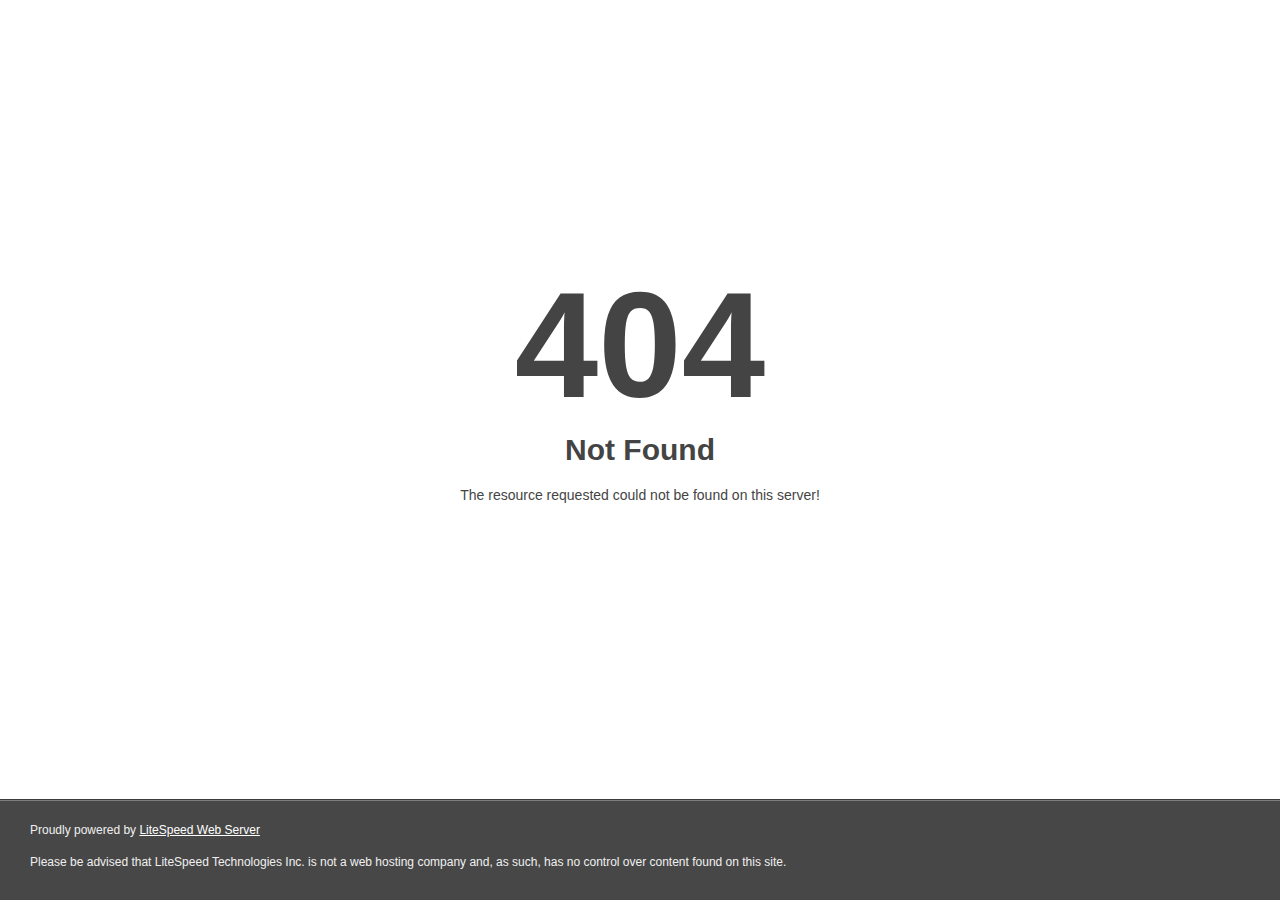
<file: login/webfonts/fa-brands-400.html>
<!DOCTYPE html>
<html style="height:100%">
<head>
<meta name="viewport" content="width=device-width, initial-scale=1, shrink-to-fit=no" />
<title> 404 Not Found
</title></head>
<body style="color: #444; margin:0;font: normal 14px/20px Arial, Helvetica, sans-serif; height:100%; background-color: #fff;">
<div style="height:auto; min-height:100%; ">     <div style="text-align: center; width:800px; margin-left: -400px; position:absolute; top: 30%; left:50%;">
        <h1 style="margin:0; font-size:150px; line-height:150px; font-weight:bold;">404</h1>
<h2 style="margin-top:20px;font-size: 30px;">Not Found
</h2>
<p>The resource requested could not be found on this server!</p>
</div></div><div style="color:#f0f0f0; font-size:12px;margin:auto;padding:0px 30px 0px 30px;position:relative;clear:both;height:100px;margin-top:-101px;background-color:#474747;border-top: 1px solid rgba(0,0,0,0.15);box-shadow: 0 1px 0 rgba(255, 255, 255, 0.3) inset;">
<br>Proudly powered by  <a style="color:#fff;" href="http://www.litespeedtech.com/error-page">LiteSpeed Web Server</a><p>Please be advised that LiteSpeed Technologies Inc. is not a web hosting company and, as such, has no control over content found on this site.</p></div></body></html>
</file>
<file: assets/css/theme.css>
:root {

  /* Primary colors */

  /* Layouts */
  --header-height:55px;

  /*Primary c*/
  --primary-color: #153d77; /*Dark Cerulean*/
  --primary-rgb: 21 61 119; /*Dark Cerulean*/
  --body-background: #f3f4f7; 

}
</file>
<file: assets/libs/daterangepicker/daterangepicker.css>
.daterangepicker {
  position: absolute;
  color: inherit;
  background-color: #fff;
  border-radius: 4px;
  border: 1px solid #ddd;
  width: 278px;
  max-width: none;
  padding: 0;
  margin-top: 7px;
  top: 100px;
  left: 20px;
  z-index: 3001;
  display: none;
  font-family: arial;
  font-size: 15px;
  line-height: 1em;
}

.daterangepicker:before, .daterangepicker:after {
  position: absolute;
  display: inline-block;
  border-bottom-color: rgba(0, 0, 0, 0.2);
  content: '';
}

.daterangepicker:before {
  top: -7px;
  border-right: 7px solid transparent;
  border-left: 7px solid transparent;
  border-bottom: 7px solid #ccc;
}

.daterangepicker:after {
  top: -6px;
  border-right: 6px solid transparent;
  border-bottom: 6px solid #fff;
  border-left: 6px solid transparent;
}

.daterangepicker.opensleft:before {
  right: 9px;
}

.daterangepicker.opensleft:after {
  right: 10px;
}

.daterangepicker.openscenter:before {
  left: 0;
  right: 0;
  width: 0;
  margin-left: auto;
  margin-right: auto;
}

.daterangepicker.openscenter:after {
  left: 0;
  right: 0;
  width: 0;
  margin-left: auto;
  margin-right: auto;
}

.daterangepicker.opensright:before {
  left: 9px;
}

.daterangepicker.opensright:after {
  left: 10px;
}

.daterangepicker.drop-up {
  margin-top: -7px;
}

.daterangepicker.drop-up:before {
  top: initial;
  bottom: -7px;
  border-bottom: initial;
  border-top: 7px solid #ccc;
}

.daterangepicker.drop-up:after {
  top: initial;
  bottom: -6px;
  border-bottom: initial;
  border-top: 6px solid #fff;
}

.daterangepicker.single .daterangepicker .ranges, .daterangepicker.single .drp-calendar {
  float: none;
}

.daterangepicker.single .drp-selected {
  display: none;
}

.daterangepicker.show-calendar .drp-calendar {
  display: block;
}

.daterangepicker.show-calendar .drp-buttons {
  display: block;
}

.daterangepicker.auto-apply .drp-buttons {
  display: none;
}

.daterangepicker .drp-calendar {
  display: none;
  max-width: 270px;
}

.daterangepicker .drp-calendar.left {
  padding: 8px 0 8px 8px;
}

.daterangepicker .drp-calendar.right {
  padding: 8px;
}

.daterangepicker .drp-calendar.single .calendar-table {
  border: none;
}

.daterangepicker .calendar-table .next span, .daterangepicker .calendar-table .prev span {
  color: #fff;
  border: solid black;
  border-width: 0 2px 2px 0;
  border-radius: 0;
  display: inline-block;
  padding: 3px;
}

.daterangepicker .calendar-table .next span {
  transform: rotate(-45deg);
  -webkit-transform: rotate(-45deg);
}

.daterangepicker .calendar-table .prev span {
  transform: rotate(135deg);
  -webkit-transform: rotate(135deg);
}

.daterangepicker .calendar-table th, .daterangepicker .calendar-table td {
  white-space: nowrap;
  text-align: center;
  vertical-align: middle;
  min-width: 32px;
  width: 32px;
  height: 24px;
  line-height: 24px;
  font-size: 12px;
  border-radius: 4px;
  border: 1px solid transparent;
  white-space: nowrap;
  cursor: pointer;
}

.daterangepicker .calendar-table {
  border: 1px solid #fff;
  border-radius: 4px;
  background-color: #fff;
}

.daterangepicker .calendar-table table {
  width: 100%;
  margin: 0;
  border-spacing: 0;
  border-collapse: collapse;
}

.daterangepicker td.available:hover, .daterangepicker th.available:hover {
  background-color: #eee;
  border-color: transparent;
  color: inherit;
}

.daterangepicker td.week, .daterangepicker th.week {
  font-size: 80%;
  color: #ccc;
}

.daterangepicker td.off, .daterangepicker td.off.in-range, .daterangepicker td.off.start-date, .daterangepicker td.off.end-date {
  background-color: #fff;
  border-color: transparent;
  color: #999;
}

.daterangepicker td.in-range {
  background-color: #ebf4f8;
  border-color: transparent;
  color: #000;
  border-radius: 0;
}

.daterangepicker td.start-date {
  border-radius: 4px 0 0 4px;
}

.daterangepicker td.end-date {
  border-radius: 0 4px 4px 0;
}

.daterangepicker td.start-date.end-date {
  border-radius: 4px;
}

.daterangepicker td.active, .daterangepicker td.active:hover {
  background-color: #357ebd;
  border-color: transparent;
  color: #fff;
}

.daterangepicker th.month {
  width: auto;
}

.daterangepicker td.disabled, .daterangepicker option.disabled {
  color: #999;
  cursor: not-allowed;
  text-decoration: line-through;
}

.daterangepicker select.monthselect, .daterangepicker select.yearselect {
  font-size: 12px;
  padding: 1px;
  height: auto;
  margin: 0;
  cursor: default;
}

.daterangepicker select.monthselect {
  margin-right: 2%;
  width: 56%;
}

.daterangepicker select.yearselect {
  width: 40%;
}

.daterangepicker select.hourselect, .daterangepicker select.minuteselect, .daterangepicker select.secondselect, .daterangepicker select.ampmselect {
  width: 50px;
  margin: 0 auto;
  background: #eee;
  border: 1px solid #eee;
  padding: 2px;
  outline: 0;
  font-size: 12px;
}

.daterangepicker .calendar-time {
  text-align: center;
  margin: 4px auto 0 auto;
  line-height: 30px;
  position: relative;
}

.daterangepicker .calendar-time select.disabled {
  color: #ccc;
  cursor: not-allowed;
}

.daterangepicker .drp-buttons {
  clear: both;
  text-align: right;
  padding: 8px;
  border-top: 1px solid #ddd;
  display: none;
  line-height: 12px;
  vertical-align: middle;
}

.daterangepicker .drp-selected {
  display: inline-block;
  font-size: 12px;
  padding-right: 8px;
}

.daterangepicker .drp-buttons .btn {
  margin-left: 8px;
  font-size: 12px;
  font-weight: bold;
  padding: 4px 8px;
}

.daterangepicker.show-ranges.single.rtl .drp-calendar.left {
  border-right: 1px solid #ddd;
}

.daterangepicker.show-ranges.single.ltr .drp-calendar.left {
  border-left: 1px solid #ddd;
}

.daterangepicker.show-ranges.rtl .drp-calendar.right {
  border-right: 1px solid #ddd;
}

.daterangepicker.show-ranges.ltr .drp-calendar.left {
  border-left: 1px solid #ddd;
}

.daterangepicker .ranges {
  float: none;
  text-align: left;
  margin: 0;
}

.daterangepicker.show-calendar .ranges {
  margin-top: 8px;
}

.daterangepicker .ranges ul {
  list-style: none;
  margin: 0 auto;
  padding: 0;
  width: 100%;
}

.daterangepicker .ranges li {
  font-size: 12px;
  padding: 8px 12px;
  cursor: pointer;
}

.daterangepicker .ranges li:hover {
  background-color: #eee;
}

.daterangepicker .ranges li.active {
  background-color: #08c;
  color: #fff;
}

/*  Larger Screen Styling */
@media (min-width: 564px) {
  .daterangepicker {
    width: auto;
  }

  .daterangepicker .ranges ul {
    width: 140px;
  }

  .daterangepicker.single .ranges ul {
    width: 100%;
  }

  .daterangepicker.single .drp-calendar.left {
    clear: none;
  }

  .daterangepicker.single .ranges, .daterangepicker.single .drp-calendar {
    float: left;
  }

  .daterangepicker {
    direction: ltr;
    text-align: left;
  }

  .daterangepicker .drp-calendar.left {
    clear: left;
    margin-right: 0;
  }

  .daterangepicker .drp-calendar.left .calendar-table {
    border-right: none;
    border-top-right-radius: 0;
    border-bottom-right-radius: 0;
  }

  .daterangepicker .drp-calendar.right {
    margin-left: 0;
  }

  .daterangepicker .drp-calendar.right .calendar-table {
    border-left: none;
    border-top-left-radius: 0;
    border-bottom-left-radius: 0;
  }

  .daterangepicker .drp-calendar.left .calendar-table {
    padding-right: 8px;
  }

  .daterangepicker .ranges, .daterangepicker .drp-calendar {
    float: left;
  }
}

@media (min-width: 730px) {
  .daterangepicker .ranges {
    width: auto;
  }

  .daterangepicker .ranges {
    float: left;
  }

  .daterangepicker.rtl .ranges {
    float: right;
  }

  .daterangepicker .drp-calendar.left {
    clear: none !important;
  }
}
</file>
<file: assets/css/updated.css>
/* Add Sidebar Border radious */
body .logo-box.r-rounded{border-top-right-radius: 15px;}
body .left-side-menu.r-rounded{border-bottom-right-radius: 15px;}
body[data-sidebar-color=primary] .logo-box{background-color: var(--primary-color);border-right:1px solid var(--primary-color)!important;}
body[data-sidebar-color=primary] .left-side-menu{background-color: var(--primary-color);border-right:1px solid var(--primary-color)!important;background-image:url('../images/bg-sidebar.svg');background-size: cover;background-repeat: no-repeat;}
body[data-sidebar-size=default] .left-side-menu{padding-top: 0;}
@media (max-width:991.98px){
    body[data-topbar-color=light] .logo-box.r-rounded{border-top-right-radius: 0px;}
}
#sidebar-menu .menuitem-active .active{color: #b7c7e7;background-color: #4d6cae;}
#sidebar-menu>ul>li>a{color: #b7c7e7;font-size: 0.9rem;font-weight: 100;}
.header-title{text-transform: none;}
.text-gray{color: #6c757d;}
.sub-header{margin-bottom: 15px;}
.logo-bg{display: flex; justify-content: center; align-content: center; margin: 6px 0px; background-color: #ffffff; padding: 3px 5px; border-radius: 2px;}

/* Table Brand & History */
.table-brand td{padding: .25rem .85rem;vertical-align: middle;font-size: 0.75rem;}
.table-brand th{font-size: 0.8rem;}
.table-history{width: 100%;}
.tableFixHead{overflow: auto;height: calc(25vh);margin-bottom: 1rem;border-bottom: 1px solid #e2e7f1;}
.tableFixHead .table-history thead th {position: sticky;top: -1px;z-index: 1;}
.tableFixHead2{overflow: auto;max-height: calc(50vh);margin-bottom: 1rem;border-bottom: 1px solid #e2e7f1;}
.tableFixHead2 .table-history thead th {position: sticky;top: -1px;z-index: 1;}
.btn-xsm {padding: 0.2rem 0.4rem;font-size: .6rem;border-radius: 0.2rem;}
.btn-disabled{pointer-events: none;opacity: .35;cursor: not-allowed !important;}

/* Just common table stuff. Really. */
table.table-history  {border-collapse: collapse;width: 100%;margin-bottom: 1px;}
.table-history th, td { padding: 8px 16px; }
.table-history th{ background:#f2f2f2; }
.table-history th{padding: .25rem .85rem;vertical-align: middle;}
.table-history td{padding: .25rem .85rem;vertical-align: middle;}

.brand-actions{display: flex;justify-content: flex-end;padding: 0.25rem;}

/* Form group */
.form-group{margin-bottom: 0.7rem;}
.form-group label{color:#6c757d;margin-bottom: 0.2rem;}
.form-group input{height: 40px;}
.form-group input[type=radio]{height: 1rem;}

/* Select 2 */
.select2-container .select2-selection--multiple{min-height: 45px;overflow: auto;max-height: 110px;}
.select2-selection__rendered{margin-bottom: 0.15rem !important;}
.select2-container--default .select2-results__option--selected{display: none;} /*hide selected values*/

.pie-row .col-lg-2{flex: 0 0 auto;width: 20%;}
.table-condensed th, .table-condensed td{padding:2px 8px !important;}

.left-side-menu{max-height: calc(100vh - var(--header-height)) !important;position: fixed !important;}
.right-bar{width: 550px;right:-560px;}
.data-dict-set hr{margin: 0.5rem 0;}
.card-pointer{cursor: pointer;}

.animate-pulse-send {
    border: 1px #96a3f7 solid;
    animation: blink 2s infinite;
    background-color: #f3f3f3;
}
@keyframes blink { 50% { border-color:#5369f8; }  }

.card-social{}
.card-social h4{color:#ffffff;display: flex;justify-content: space-between;font-size: 18px;margin: 5px 5px;}
.card-facebook{background: rgb(77,108,174);background: linear-gradient(90deg, rgba(77,108,174,1) 0%, rgba(77,108,174,1) 35%, rgba(150,176,233,1) 100%);}
.card-instagram{background: #d6249f;background: radial-gradient(circle at 30% 107%, #fdf497 1%, #fd5949 45%,#d6249f 60%,#285AEB 90%);}
.card-youtube{background:#c4302b ;background-image: linear-gradient(to right, #c4302b, #d04841, #dc5e57, #e6736e, #ef8884);}
.card-twitter{background: #1da1f2;background-image: linear-gradient(to right, #1da1f2, #4caff4, #6bbdf5, #88caf6, #a3d7f8);}
.card-table th,.card-table td{padding: .25rem .5rem;font-size: 15px;}

/* Top 10 overall */
#top10Overall-datatable{font-size: 12px;margin-bottom: 5px;}
#top10Overall-datatable th{padding: .35rem .5rem;}
#top10Overall-datatable td{padding: 0.25rem 0rem;}
#top10Overall-datatable td:first-child{ vertical-align: middle;}
#top10Overall-datatable td .twoRowData{padding: 0;display: flex;flex-direction: column;}
#top10Overall-datatable td .twoRowData .tdfirstVal{padding: 0.15rem 0.5rem 0;}
#top10Overall-datatable td .twoRowData .tdsecVal{padding: 0.15rem 0.5rem 0;border-top: 1px solid #ddd;color:#777777;}
table#top10Overall-datatable.dataTable.dtr-inline.collapsed.compact>tbody>tr>td.dtr-control, table.dataTable.dtr-inline.collapsed.compact>tbody>tr>th.dtr-control{
    padding: .25rem .5rem; padding-left: 27px;}
table.dataTable.dtr-inline.collapsed>tbody>tr>td.dtr-control:before, table.dataTable.dtr-inline.collapsed>tbody>tr>th.dtr-control:before{background-color: #234fa7;}
.table-dark-heading { background-color: #768ccb; color: #ffffff;vertical-align: middle !important;font-size: 13px;}
.table-bordered>:not(caption)>*>*{border-width: 1px 1px 0 !important;}
table.dataTable.dtr-inline.collapsed.table-sm>tbody>tr>td:first-child:before, table.dataTable.dtr-inline.collapsed.table-sm>tbody>tr>th:first-child:before{top:50% !important;}
/* Card top 10 */
.card-top10{}
.card-top10 ul{padding-left: 10px;font-size: 13px;}
.card-top10 ul li{display: flex;flex-direction: row;justify-content: space-between;margin-bottom: 5px;}
.card-top10 ul li span{padding-left: 5px;min-width: 50px;}
.card-top10 .btn-link{margin: 0; padding: 0;position: absolute;right: 10px;}
</file>
<file: login/css/style.css>
/**************************************
======================================  
        Table Of Contents
======================================
1. Typography
2. Template Default Style
3. Template Animation
4. Demo Layout One
5. Demo Layout Two
6. Demo Layout Three
7. Demo Layout Four
8. Demo Layout Five
9. Demo Layout Six
10. Demo Layout Seven
11. Demo Layout Eight
12. Demo Layout Nine
13. Demo Layout Ten
14. Demo Layout Eleven
15. Demo Layout Twelve
16. Demo Layout Thirteen
17. Demo Layout Fourteen
18. Demo Layout Fifteen
19. Demo Layout Sixteen
20. Demo Layout Seventeen
21. Demo Layout Eighteen
22. Demo Layout Nineteen
23. Demo Layout Twenty
24. Demo Layout Twenty One
25. Demo Layout Twenty Two
26. Demo Layout Twenty Three
27. Demo Layout Twenty Four
28. Demo Layout Twenty Five
29. Demo Layout Twenty Six
30. Demo Layout Twenty Seven
31. Demo Layout Twenty Eight
32. Demo Layout Twenty Nine
33. Demo Layout Thirty
34. Demo Layout Thirty One
35. Demo Layout Thirty Two
36. Demo Layout Thirty Three
37. Demo Layout Thirty Four

**************************************/
/*=======================================================================
1. Typography
=========================================================================*/
html {
  height: 100%;
}
body {
  font-size: 16px;
  font-family: 'Roboto', sans-serif;
  font-weight: 400;
  height: 100%;
  line-height: 1.7;
  vertical-align: baseline;
  -webkit-font-smoothing: antialiased;
  -moz-osx-font-smoothing: grayscale;
  text-rendering: optimizeLegibility;
  color: #646464;
  background-color: #fff;
}
p {
  margin: 0 0 20px 0;
  color: #646464;
}
h1,
h2,
h3,
h4,
h5,
h6 {
  font-weight: 400;
  font-family: 'Roboto', sans-serif;
  margin: 0 0 20px 0;
  color: #111;
}
h1,
h2 {
  line-height: 1.2;
}
h3,
h4,
h5,
h6 {
  line-height: 1.4;
}
h1 {
  font-size: 36px;
}
@media only screen and (max-width: 1199px) {
  h1 {
    font-size: 34px;
  }
}
@media only screen and (max-width: 991px) {
  h1 {
    font-size: 32px;
  }
}
@media only screen and (max-width: 767px) {
  h1 {
    font-size: 30px;
  }
}
h2 {
  font-size: 28px;
}
@media only screen and (max-width: 1199px) {
  h2 {
    font-size: 26px;
  }
}
@media only screen and (max-width: 991px) {
  h2 {
    font-size: 24px;
  }
}
@media only screen and (max-width: 767px) {
  h2 {
    font-size: 22px;
  }
}
h3 {
  font-size: 22px;
}
@media only screen and (max-width: 991px) {
  h3 {
    font-size: 20px;
  }
}
@media only screen and (max-width: 767px) {
  h3 {
    font-size: 18px;
  }
}
h4 {
  font-size: 20px;
}
@media only screen and (max-width: 991px) {
  h4 {
    font-size: 18px;
  }
}
@media only screen and (max-width: 767px) {
  h4 {
    font-size: 16px;
  }
}
h5 {
  font-size: 18px;
}
@media only screen and (max-width: 991px) {
  h5 {
    font-size: 16px;
  }
}
/*=======================================================================
2. Template Default Style
=========================================================================*/
a {
  text-decoration: none;
}
a:active,
a:hover,
a:focus {
  text-decoration: none;
}
a:active,
a:hover,
a:focus {
  outline: 0 none;
}
img {
  max-width: 100%;
  height: auto;
}
ul {
  list-style: outside none none;
  margin: 0;
  padding: 0;
}
.fxt-content-between {
  display: -webkit-box;
  display: -ms-flexbox;
  display: flex;
  -webkit-box-align: center;
  -ms-flex-align: center;
  align-items: center;
  -webkit-box-pack: justify;
  -ms-flex-pack: justify;
  justify-content: space-between;
  -ms-flex-wrap: wrap;
  flex-wrap: wrap;
}
@media only screen and (max-width: 767px) {
  .fxt-none-767 {
    display: none !important;
  }
}
@media only screen and (max-width: 991px) {
  .fxt-none-991 {
    display: none !important;
  }
}
/*Preloader Styles Start*/
.preloader {
  position: fixed;
  left: 0;
  top: 0;
  bottom: 0;
  right: 0;
  background-color: #fff;
  z-index: 999999;
}
.preloader .inner {
  width: 99px;
  height: 99px;
  position: absolute;
  top: 0;
  left: 0;
  right: 0;
  bottom: 0;
  margin: auto;
}
.preloader .inner > div {
  border-radius: 50%;
  position: absolute;
  -webkit-animation-name: circle_rotate;
  animation-name: circle_rotate;
  -webkit-animation-iteration-count: infinite;
  animation-iteration-count: infinite;
  -webkit-animation-timing-function: linear cubic-bezier(0.075, 0.82, 0.165, 1);
  animation-timing-function: linear cubic-bezier(0.075, 0.82, 0.165, 1);
  -webkit-animation-duration: 2s;
  animation-duration: 2s;
}
.preloader .inner .line1 {
  width: 100%;
  height: 100%;
  -webkit-transform: rotate(45deg);
  -ms-transform: rotate(45deg);
  transform: rotate(45deg);
  border-top: 6px solid #740eaf;
  border-left: 6px solid rgba(116, 14, 175, 0);
  border-right: 6px solid rgba(116, 14, 175, 0);
  border-bottom: 6px solid rgba(116, 14, 175, 0);
  -webkit-animation-delay: 0s;
  animation-delay: 0s;
}
.preloader .inner .line2 {
  width: 70%;
  height: 70%;
  top: 0;
  left: 0;
  right: 0;
  bottom: 0;
  margin: auto;
  -webkit-transform: rotate(45deg);
  -ms-transform: rotate(45deg);
  transform: rotate(45deg);
  border-top: 6px solid #9726d8;
  border-left: 6px solid rgba(151, 38, 216, 0);
  border-right: 6px solid rgba(151, 38, 216, 0);
  border-bottom: 6px solid rgba(151, 38, 216, 0);
  -webkit-animation-delay: 0.25s;
  animation-delay: 0.25s;
}
.preloader .inner .line3 {
  width: 40%;
  height: 40%;
  top: 0;
  left: 0;
  right: 0;
  bottom: 0;
  margin: auto;
  -webkit-transform: rotate(45deg);
  -ms-transform: rotate(45deg);
  transform: rotate(45deg);
  border-top: 6px solid #be70eb;
  border-left: 6px solid rgba(190, 112, 235, 0);
  border-right: 6px solid rgba(190, 112, 235, 0);
  border-bottom: 6px solid rgba(190, 112, 235, 0);
  -webkit-animation-delay: 0.5s;
  animation-delay: 0.5s;
}
@-webkit-keyframes circle_rotate {
  50%,
  100% {
    -webkit-transform: rotate(405deg);
    transform: rotate(405deg);
  }
}
@keyframes circle_rotate {
  50%,
  100% {
    -webkit-transform: rotate(405deg);
    transform: rotate(405deg);
  }
}
/*Preloader Styles End*/
/*========================================================================
3. Template Animation
=========================================================================*/
.fxt-template-animation {
  position: relative;
  z-index: 1;
  width: 100%;
  opacity: 0;
  overflow: hidden;
  -webkit-transition: all 0.3s ease-in-out;
  -o-transition: all 0.3s ease-in-out;
  transition: all 0.3s ease-in-out;
}
.fxt-template-animation .fxt-opacity {
  opacity: 0;
}
.fxt-template-animation .fxt-transformY-50 {
  opacity: 0;
  -webkit-transform: translateY(50px);
  -ms-transform: translateY(50px);
  transform: translateY(50px);
}
.fxt-template-animation .fxt-transformX-L-50 {
  opacity: 0;
  -webkit-transform: translateX(-50px);
  -ms-transform: translateX(-50px);
  transform: translateX(-50px);
}
.fxt-template-animation .fxt-transformX-R-50 {
  opacity: 0;
  -webkit-transform: translateX(50px);
  -ms-transform: translateX(50px);
  transform: translateX(50px);
}
.loaded.fxt-template-animation {
  opacity: 1;
}
.loaded.fxt-template-animation .fxt-opacity {
  opacity: 1;
  -webkit-transition: all 1.3s cubic-bezier(0.075, 0.82, 0.165, 1);
  -o-transition: all 1.3s cubic-bezier(0.075, 0.82, 0.165, 1);
  transition: all 1.3s cubic-bezier(0.075, 0.82, 0.165, 1);
}
.loaded.fxt-template-animation .fxt-transformY-50 {
  -webkit-transform: translateY(0);
  -ms-transform: translateY(0);
  transform: translateY(0);
  opacity: 1;
  -webkit-transition: all 1.3s cubic-bezier(0.075, 0.82, 0.165, 1);
  -o-transition: all 1.3s cubic-bezier(0.075, 0.82, 0.165, 1);
  transition: all 1.3s cubic-bezier(0.075, 0.82, 0.165, 1);
}
.loaded.fxt-template-animation .fxt-transformX-L-50 {
  -webkit-transform: translateX(0);
  -ms-transform: translateX(0);
  transform: translateX(0);
  opacity: 1;
  -webkit-transition: all 1.3s cubic-bezier(0.075, 0.82, 0.165, 1);
  -o-transition: all 1.3s cubic-bezier(0.075, 0.82, 0.165, 1);
  transition: all 1.3s cubic-bezier(0.075, 0.82, 0.165, 1);
}
.loaded.fxt-template-animation .fxt-transformX-R-50 {
  -webkit-transform: translateX(0);
  -ms-transform: translateX(0);
  transform: translateX(0);
  opacity: 1;
  -webkit-transition: all 1.3s cubic-bezier(0.075, 0.82, 0.165, 1);
  -o-transition: all 1.3s cubic-bezier(0.075, 0.82, 0.165, 1);
  transition: all 1.3s cubic-bezier(0.075, 0.82, 0.165, 1);
}
.loaded.fxt-template-animation .fxt-transition-delay-1 {
  -webkit-transition-delay: 0.1s;
  -o-transition-delay: 0.1s;
  transition-delay: 0.1s;
}
.loaded.fxt-template-animation .fxt-transition-delay-2 {
  -webkit-transition-delay: 0.2s;
  -o-transition-delay: 0.2s;
  transition-delay: 0.2s;
}
.loaded.fxt-template-animation .fxt-transition-delay-3 {
  -webkit-transition-delay: 0.3s;
  -o-transition-delay: 0.3s;
  transition-delay: 0.3s;
}
.loaded.fxt-template-animation .fxt-transition-delay-4 {
  -webkit-transition-delay: 0.4s;
  -o-transition-delay: 0.4s;
  transition-delay: 0.4s;
}
.loaded.fxt-template-animation .fxt-transition-delay-5 {
  -webkit-transition-delay: 0.5s;
  -o-transition-delay: 0.5s;
  transition-delay: 0.5s;
}
.loaded.fxt-template-animation .fxt-transition-delay-6 {
  -webkit-transition-delay: 0.6s;
  -o-transition-delay: 0.6s;
  transition-delay: 0.6s;
}
.loaded.fxt-template-animation .fxt-transition-delay-7 {
  -webkit-transition-delay: 0.7s;
  -o-transition-delay: 0.7s;
  transition-delay: 0.7s;
}
.loaded.fxt-template-animation .fxt-transition-delay-8 {
  -webkit-transition-delay: 0.8s;
  -o-transition-delay: 0.8s;
  transition-delay: 0.8s;
}
.loaded.fxt-template-animation .fxt-transition-delay-9 {
  -webkit-transition-delay: 0.9s;
  -o-transition-delay: 0.9s;
  transition-delay: 0.9s;
}
.loaded.fxt-template-animation .fxt-transition-delay-10 {
  -webkit-transition-delay: 1s;
  -o-transition-delay: 1s;
  transition-delay: 1s;
}
.loaded.fxt-template-animation .fxt-transition-delay-11 {
  -webkit-transition-delay: 1.1s;
  -o-transition-delay: 1.1s;
  transition-delay: 1.1s;
}
.loaded.fxt-template-animation .fxt-transition-delay-12 {
  -webkit-transition-delay: 1.2s;
  -o-transition-delay: 1.2s;
  transition-delay: 1.2s;
}
.loaded.fxt-template-animation .fxt-transition-delay-13 {
  -webkit-transition-delay: 1.3s;
  -o-transition-delay: 1.3s;
  transition-delay: 1.3s;
}
.loaded.fxt-template-animation .fxt-transition-delay-14 {
  -webkit-transition-delay: 1.4s;
  -o-transition-delay: 1.4s;
  transition-delay: 1.4s;
}
.loaded.fxt-template-animation .fxt-transition-delay-15 {
  -webkit-transition-delay: 1.5s;
  -o-transition-delay: 1.5s;
  transition-delay: 1.5s;
}
.loaded.fxt-template-animation .fxt-transition-delay-16 {
  -webkit-transition-delay: 1.6s;
  -o-transition-delay: 1.6s;
  transition-delay: 1.6s;
}
.loaded.fxt-template-animation .fxt-transition-delay-17 {
  -webkit-transition-delay: 1.7s;
  -o-transition-delay: 1.7s;
  transition-delay: 1.7s;
}
.loaded.fxt-template-animation .fxt-transition-delay-18 {
  -webkit-transition-delay: 1.8s;
  -o-transition-delay: 1.8s;
  transition-delay: 1.8s;
}
.loaded.fxt-template-animation .fxt-transition-delay-19 {
  -webkit-transition-delay: 1.9s;
  -o-transition-delay: 1.9s;
  transition-delay: 1.9s;
}
.loaded.fxt-template-animation .fxt-transition-delay-20 {
  -webkit-transition-delay: 2s;
  -o-transition-delay: 2s;
  transition-delay: 2s;
}

/*========================================================================
Layout Design
=========================================================================*/
.fxt-template-layout9 {
  display: -webkit-box;
  display: -ms-flexbox;
  display: flex;
  -webkit-box-align: center;
  -ms-flex-align: center;
  align-items: center;
  -webkit-box-pack: center;
  -ms-flex-pack: center;
  justify-content: center;
  width: 100%;
  background-repeat: no-repeat;
  background-position: center bottom;
  background-size: cover;
  position: relative;
  min-height: 100vh;
  z-index: 1;
  padding: 50px 0 20px;
}
.fxt-template-layout9:before {
  content: "";
  height: 100%;
  width: 100%;
  background-color: rgba(0, 0, 0, 0.1);
  left: 0;
  top: 0;
  position: absolute;
  z-index: -1;
}
.fxt-template-layout9 .fxt-checkbox-area {
  display: -webkit-box;
  display: -ms-flexbox;
  display: flex;
  -webkit-box-align: center;
  -ms-flex-align: center;
  align-items: center;
  -webkit-box-pack: justify;
  -ms-flex-pack: justify;
  justify-content: space-between;
  margin-bottom: 30px;
  -ms-flex-wrap: wrap;
  flex-wrap: wrap;
}
.fxt-template-layout9 .fxt-content {
  padding-top: 40px;
  padding-bottom: 15px;
  padding-left: 70px;
  margin-left: 40px;
  border-left: 2px solid rgba(111, 117, 182, 0.5);
}
@media only screen and (max-width: 991px) {
  .fxt-template-layout9 .fxt-content {
    padding-left: 0;
    margin-left: 0;
    margin-top: 40px;
    border-left: 0;
    padding-bottom: 0;
    border-top: 2px solid rgba(111, 117, 182, 0.5);
  }
}
.fxt-template-layout9 .fxt-content h2 {
  font-size: 20px;
  color: #fff;
}
@media only screen and (max-width: 991px) {
  .fxt-template-layout9 .fxt-content h2 {
    text-align: center;
  }
}
.fxt-template-layout9 .fxt-header {
  text-align: center;
}
.fxt-template-layout9 .fxt-logo {
  display: block;
  margin-left: auto;
  margin-right: auto;
  max-width: 40vw;
}
@media only screen and (max-width: 991px) {
  .fxt-template-layout9 .fxt-form {
    text-align: center;
  }
}
.fxt-template-layout9 .fxt-form h2 {
  font-size: 26px;
  font-weight: 700;
  margin-bottom: 30px;
  color: #e4e4e4;
}
@media only screen and (max-width: 991px) {
  .fxt-template-layout9 .fxt-form h2 {
    font-size: 24px;
  }
}
@media only screen and (max-width: 767px) {
  .fxt-template-layout9 .fxt-form h2 {
    font-size: 22px;
  }
}
@media only screen and (max-width: 575px) {
  .fxt-template-layout9 .fxt-form h2 {
    font-size: 20px;
  }
}
.fxt-template-layout9 .fxt-form .fxt-otp-logo {
  margin-bottom: 20px;
  display: block;
}
.fxt-template-layout9 .fxt-form .fxt-otp-label {
  width: 100%;
  margin-bottom: 15px;
  font-size: 18px;
  font-weight: 500;
  color: #e4e4e4;
}
@media only screen and (max-width: 575px) {
  .fxt-template-layout9 .fxt-form .fxt-otp-label {
    font-size: 17px;
  }
}
.fxt-template-layout9 .fxt-form .fxt-sending-to {
  font-size: 16px;
  margin-bottom: 20px;
  color: #ffffff;
}
.fxt-template-layout9 .fxt-form .fxt-sending-to span {
  display: block;
}
.fxt-template-layout9 .fxt-form p {
  font-size: 20px;
  color: #ffffff;
}
.fxt-template-layout9 .fxt-form .form-group {
  position: relative;
  z-index: 1;
  margin-bottom: 20px;
}
.fxt-template-layout9 .fxt-form .form-group .field-icon {
  position: absolute;
  z-index: 1;
  right: 19px;
  bottom: 18px;
  font-size: 14px;
  color: #bebebe;
}
.fxt-template-layout9 .fxt-form .form-group .field-icon:before {
  padding: 17px 10px;
}
.fxt-template-layout9 .fxt-form .form-control {
  min-height: 50px;
  -webkit-box-shadow: none;
  box-shadow: none;
  border: 1px solid #8385bf;
  padding: 10px 15px;
  background-color: transparent;
  color: #fff;
}
.fxt-template-layout9 .fxt-form input::-webkit-input-placeholder {
  color: #bebebe;
  font-size: 18px;
  font-weight: 300;
}
.fxt-template-layout9 .fxt-form input::-moz-placeholder {
  color: #bebebe;
  font-size: 18px;
  font-weight: 300;
}
.fxt-template-layout9 .fxt-form input:-moz-placeholder {
  color: #bebebe;
  font-size: 18px;
  font-weight: 300;
}
.fxt-template-layout9 .fxt-form input:-ms-input-placeholder {
  color: #bebebe;
  font-size: 18px;
  font-weight: 300;
}
.fxt-template-layout9 .fxt-form .fxt-form-row {
  display: flex;
  flex-wrap: wrap;
  margin-bottom: 25px;
}
.fxt-template-layout9 .fxt-form .fxt-form-row .fxt-form-col {
  padding: 10px 5px;
  text-align: center;
  margin-right: 10px;
  flex-basis: 0;
  flex-grow: 1;
}
.fxt-template-layout9 .fxt-form .fxt-form-row .fxt-form-col:last-child {
  margin-right: 0;
}
.fxt-template-layout9 .fxt-form .fxt-form-btn {
  margin-bottom: 10px;
}
.fxt-template-layout9 .fxt-btn-fill {
  font-family: 'Roboto', sans-serif;
  cursor: pointer;
  display: inline-block;
  font-size: 17px;
  font-weight: 500;
  -webkit-box-shadow: none;
  box-shadow: none;
  outline: none;
  border: 0;
  color: #fff;
  border-radius: 3px;
  background-color: #e49a25;
  padding: 10px 36px;
  margin-bottom: 10px;
  width: 100%;
  -webkit-transition: all 0.3s ease-in-out;
  -o-transition: all 0.3s ease-in-out;
  transition: all 0.3s ease-in-out;
}
.fxt-template-layout9 .fxt-btn-fill:hover {
  background-color: #db9e2d;
  border-color: #db9e2d;
}
.fxt-template-layout9 .fxt-btn-fill:focus {
  outline: none;
}
.fxt-template-layout9 .switcher-text {
  color: #d4d4d4;
  margin-bottom: 5px;
  text-decoration: underline;
  font-size: 15px;
  display: block;
  -webkit-transition: all 0.3s ease-in-out;
  -o-transition: all 0.3s ease-in-out;
  transition: all 0.3s ease-in-out;
}
.fxt-template-layout9 .switcher-text:hover {
  color: #e6e6e6;
}
.fxt-template-layout9 .switcher-text2 {
  color: #d4d4d4;
  text-decoration: underline;
  font-size: 15px;
  display: inline-block;
  -webkit-transition: all 0.3s ease-in-out;
  -o-transition: all 0.3s ease-in-out;
  transition: all 0.3s ease-in-out;
}
.fxt-template-layout9 .switcher-text2.inline-text {
  margin-left: 3px;
}
.fxt-template-layout9 .switcher-text2:hover {
  color: #e6e6e6;
}
.fxt-template-layout9 .checkbox {
  padding-left: 5px;
  margin-right: 30px;
  margin-bottom: 5px;
}
.fxt-template-layout9 .checkbox label {
  padding-left: 20px;
  color: #b9b9b9;
  margin-bottom: 0;
  font-size: 15px;
  position: relative;
}
.fxt-template-layout9 .checkbox label:before {
  content: "";
  position: absolute;
  width: 16px;
  height: 16px;
  top: 4px;
  left: 0;
  margin-left: -5px;
  border: 1px solid;
  border-color: #dcdcdc;
  border-radius: 2px;
  background-color: transparent;
  -webkit-transition: border 0.15s ease-in-out, color 0.15s ease-in-out;
  -o-transition: border 0.15s ease-in-out, color 0.15s ease-in-out;
  transition: border 0.15s ease-in-out, color 0.15s ease-in-out;
}
.fxt-template-layout9 .checkbox label:after {
  position: absolute;
  margin-left: -20px;
  padding-left: 3px;
  font-size: 10px;
  color: #555555;
}
.fxt-template-layout9 .checkbox input[type="checkbox"] {
  display: none;
}
.fxt-template-layout9 .checkbox input[type="checkbox"]:checked + label::after {
  font-family: 'Font Awesome 5 Free';
  content: "\f00c";
  font-weight: 900;
  color: #ffffff;
  left: 15px;
  top: 4px;
}
.fxt-template-layout9 .checkbox input[type="checkbox"]:checked + label::before {
  background-color: #ffbd3f;
  border-color: #ffbd3f;
}
.fxt-template-layout9 .fxt-footer {
  text-align: center;
}
.fxt-template-layout9 .fxt-footer p {
  color: #b6b6b6;
}
.fxt-template-layout9 .fxt-footer .fxt-resend-wrap {
  margin-bottom: 10px;
  display: inline-flex;
  flex-wrap: wrap;
  justify-content: center;
  color: #d3d3d3;
  font-size: 17px;
}
.fxt-template-layout9 .fxt-footer .fxt-btn-resend {
  margin-left: 3px;
  box-shadow: none;
  border: 0;
  background-color: transparent;
  cursor: pointer;
  padding: 0;
  color: #f3f3f3;
  text-decoration: underline;
  transition: all 0.3s ease-in-out;
}
.fxt-template-layout9 .fxt-footer .fxt-btn-resend:focus {
  outline: none;
}
.fxt-template-layout9 .fxt-footer .fxt-btn-resend:hover {
  color: #ffffff;
}
.fxt-template-layout9 .fxt-footer .text-or {
  margin-left: 3px;
}

.fxt-bg-img{background-image: url(../img/graphic4.svg); width: 600px; height: 535px; background-repeat: no-repeat; background-position: center; background-size: cover;}
.clientLogoWrapper{display: block; background-color: #dee1eb;padding: 1px 10px 6px;margin-bottom: 10px; border-radius: 1px;}
.company-logo{background-image: url(../img/FS-AI.svg);background-repeat: no-repeat;background-size: 90%;height: 65px;width: 265px;background-position: center bottom;display: block;margin: auto;}
</file>
<file: assets/libs/flatpickr/flatpickr.min.css>
.flatpickr-calendar{background:transparent;opacity:0;display:none;text-align:center;visibility:hidden;padding:0;-webkit-animation:none;animation:none;direction:ltr;border:0;font-size:14px;line-height:24px;border-radius:5px;position:absolute;width:307.875px;-webkit-box-sizing:border-box;box-sizing:border-box;-ms-touch-action:manipulation;touch-action:manipulation;background:#fff;-webkit-box-shadow:1px 0 0 #e6e6e6,-1px 0 0 #e6e6e6,0 1px 0 #e6e6e6,0 -1px 0 #e6e6e6,0 3px 13px rgba(0,0,0,0.08);box-shadow:1px 0 0 #e6e6e6,-1px 0 0 #e6e6e6,0 1px 0 #e6e6e6,0 -1px 0 #e6e6e6,0 3px 13px rgba(0,0,0,0.08)}.flatpickr-calendar.open,.flatpickr-calendar.inline{opacity:1;max-height:640px;visibility:visible}.flatpickr-calendar.open{display:inline-block;z-index:99999}.flatpickr-calendar.animate.open{-webkit-animation:fpFadeInDown 300ms cubic-bezier(.23,1,.32,1);animation:fpFadeInDown 300ms cubic-bezier(.23,1,.32,1)}.flatpickr-calendar.inline{display:block;position:relative;top:2px}.flatpickr-calendar.static{position:absolute;top:calc(100% + 2px)}.flatpickr-calendar.static.open{z-index:999;display:block}.flatpickr-calendar.multiMonth .flatpickr-days .dayContainer:nth-child(n+1) .flatpickr-day.inRange:nth-child(7n+7){-webkit-box-shadow:none !important;box-shadow:none !important}.flatpickr-calendar.multiMonth .flatpickr-days .dayContainer:nth-child(n+2) .flatpickr-day.inRange:nth-child(7n+1){-webkit-box-shadow:-2px 0 0 #e6e6e6,5px 0 0 #e6e6e6;box-shadow:-2px 0 0 #e6e6e6,5px 0 0 #e6e6e6}.flatpickr-calendar .hasWeeks .dayContainer,.flatpickr-calendar .hasTime .dayContainer{border-bottom:0;border-bottom-right-radius:0;border-bottom-left-radius:0}.flatpickr-calendar .hasWeeks .dayContainer{border-left:0}.flatpickr-calendar.hasTime .flatpickr-time{height:40px;border-top:1px solid #e6e6e6}.flatpickr-calendar.noCalendar.hasTime .flatpickr-time{height:auto}.flatpickr-calendar:before,.flatpickr-calendar:after{position:absolute;display:block;pointer-events:none;border:solid transparent;content:'';height:0;width:0;left:22px}.flatpickr-calendar.rightMost:before,.flatpickr-calendar.arrowRight:before,.flatpickr-calendar.rightMost:after,.flatpickr-calendar.arrowRight:after{left:auto;right:22px}.flatpickr-calendar.arrowCenter:before,.flatpickr-calendar.arrowCenter:after{left:50%;right:50%}.flatpickr-calendar:before{border-width:5px;margin:0 -5px}.flatpickr-calendar:after{border-width:4px;margin:0 -4px}.flatpickr-calendar.arrowTop:before,.flatpickr-calendar.arrowTop:after{bottom:100%}.flatpickr-calendar.arrowTop:before{border-bottom-color:#e6e6e6}.flatpickr-calendar.arrowTop:after{border-bottom-color:#fff}.flatpickr-calendar.arrowBottom:before,.flatpickr-calendar.arrowBottom:after{top:100%}.flatpickr-calendar.arrowBottom:before{border-top-color:#e6e6e6}.flatpickr-calendar.arrowBottom:after{border-top-color:#fff}.flatpickr-calendar:focus{outline:0}.flatpickr-wrapper{position:relative;display:inline-block}.flatpickr-months{display:-webkit-box;display:-webkit-flex;display:-ms-flexbox;display:flex}.flatpickr-months .flatpickr-month{background:transparent;color:rgba(0,0,0,0.9);fill:rgba(0,0,0,0.9);height:34px;line-height:1;text-align:center;position:relative;-webkit-user-select:none;-moz-user-select:none;-ms-user-select:none;user-select:none;overflow:hidden;-webkit-box-flex:1;-webkit-flex:1;-ms-flex:1;flex:1}.flatpickr-months .flatpickr-prev-month,.flatpickr-months .flatpickr-next-month{text-decoration:none;cursor:pointer;position:absolute;top:0;height:34px;padding:10px;z-index:3;color:rgba(0,0,0,0.9);fill:rgba(0,0,0,0.9)}.flatpickr-months .flatpickr-prev-month.flatpickr-disabled,.flatpickr-months .flatpickr-next-month.flatpickr-disabled{display:none}.flatpickr-months .flatpickr-prev-month i,.flatpickr-months .flatpickr-next-month i{position:relative}.flatpickr-months .flatpickr-prev-month.flatpickr-prev-month,.flatpickr-months .flatpickr-next-month.flatpickr-prev-month{/*
      /*rtl:begin:ignore*/left:0/*
      /*rtl:end:ignore*/}/*
      /*rtl:begin:ignore*/
/*
      /*rtl:end:ignore*/
.flatpickr-months .flatpickr-prev-month.flatpickr-next-month,.flatpickr-months .flatpickr-next-month.flatpickr-next-month{/*
      /*rtl:begin:ignore*/right:0/*
      /*rtl:end:ignore*/}/*
      /*rtl:begin:ignore*/
/*
      /*rtl:end:ignore*/
.flatpickr-months .flatpickr-prev-month:hover,.flatpickr-months .flatpickr-next-month:hover{color:#959ea9}.flatpickr-months .flatpickr-prev-month:hover svg,.flatpickr-months .flatpickr-next-month:hover svg{fill:#f64747}.flatpickr-months .flatpickr-prev-month svg,.flatpickr-months .flatpickr-next-month svg{width:14px;height:14px}.flatpickr-months .flatpickr-prev-month svg path,.flatpickr-months .flatpickr-next-month svg path{-webkit-transition:fill .1s;transition:fill .1s;fill:inherit}.numInputWrapper{position:relative;height:auto}.numInputWrapper input,.numInputWrapper span{display:inline-block}.numInputWrapper input{width:100%}.numInputWrapper input::-ms-clear{display:none}.numInputWrapper input::-webkit-outer-spin-button,.numInputWrapper input::-webkit-inner-spin-button{margin:0;-webkit-appearance:none}.numInputWrapper span{position:absolute;right:0;width:14px;padding:0 4px 0 2px;height:50%;line-height:50%;opacity:0;cursor:pointer;border:1px solid rgba(57,57,57,0.15);-webkit-box-sizing:border-box;box-sizing:border-box}.numInputWrapper span:hover{background:rgba(0,0,0,0.1)}.numInputWrapper span:active{background:rgba(0,0,0,0.2)}.numInputWrapper span:after{display:block;content:"";position:absolute}.numInputWrapper span.arrowUp{top:0;border-bottom:0}.numInputWrapper span.arrowUp:after{border-left:4px solid transparent;border-right:4px solid transparent;border-bottom:4px solid rgba(57,57,57,0.6);top:26%}.numInputWrapper span.arrowDown{top:50%}.numInputWrapper span.arrowDown:after{border-left:4px solid transparent;border-right:4px solid transparent;border-top:4px solid rgba(57,57,57,0.6);top:40%}.numInputWrapper span svg{width:inherit;height:auto}.numInputWrapper span svg path{fill:rgba(0,0,0,0.5)}.numInputWrapper:hover{background:rgba(0,0,0,0.05)}.numInputWrapper:hover span{opacity:1}.flatpickr-current-month{font-size:135%;line-height:inherit;font-weight:300;color:inherit;position:absolute;width:75%;left:12.5%;padding:7.48px 0 0 0;line-height:1;height:34px;display:inline-block;text-align:center;-webkit-transform:translate3d(0,0,0);transform:translate3d(0,0,0)}.flatpickr-current-month span.cur-month{font-family:inherit;font-weight:700;color:inherit;display:inline-block;margin-left:.5ch;padding:0}.flatpickr-current-month span.cur-month:hover{background:rgba(0,0,0,0.05)}.flatpickr-current-month .numInputWrapper{width:6ch;width:7ch\0;display:inline-block}.flatpickr-current-month .numInputWrapper span.arrowUp:after{border-bottom-color:rgba(0,0,0,0.9)}.flatpickr-current-month .numInputWrapper span.arrowDown:after{border-top-color:rgba(0,0,0,0.9)}.flatpickr-current-month input.cur-year{background:transparent;-webkit-box-sizing:border-box;box-sizing:border-box;color:inherit;cursor:text;padding:0 0 0 .5ch;margin:0;display:inline-block;font-size:inherit;font-family:inherit;font-weight:300;line-height:inherit;height:auto;border:0;border-radius:0;vertical-align:initial;-webkit-appearance:textfield;-moz-appearance:textfield;appearance:textfield}.flatpickr-current-month input.cur-year:focus{outline:0}.flatpickr-current-month input.cur-year[disabled],.flatpickr-current-month input.cur-year[disabled]:hover{font-size:100%;color:rgba(0,0,0,0.5);background:transparent;pointer-events:none}.flatpickr-current-month .flatpickr-monthDropdown-months{appearance:menulist;background:transparent;border:none;border-radius:0;box-sizing:border-box;color:inherit;cursor:pointer;font-size:inherit;font-family:inherit;font-weight:300;height:auto;line-height:inherit;margin:-1px 0 0 0;outline:none;padding:0 0 0 .5ch;position:relative;vertical-align:initial;-webkit-box-sizing:border-box;-webkit-appearance:menulist;-moz-appearance:menulist;width:auto}.flatpickr-current-month .flatpickr-monthDropdown-months:focus,.flatpickr-current-month .flatpickr-monthDropdown-months:active{outline:none}.flatpickr-current-month .flatpickr-monthDropdown-months:hover{background:rgba(0,0,0,0.05)}.flatpickr-current-month .flatpickr-monthDropdown-months .flatpickr-monthDropdown-month{background-color:transparent;outline:none;padding:0}.flatpickr-weekdays{background:transparent;text-align:center;overflow:hidden;width:100%;display:-webkit-box;display:-webkit-flex;display:-ms-flexbox;display:flex;-webkit-box-align:center;-webkit-align-items:center;-ms-flex-align:center;align-items:center;height:28px}.flatpickr-weekdays .flatpickr-weekdaycontainer{display:-webkit-box;display:-webkit-flex;display:-ms-flexbox;display:flex;-webkit-box-flex:1;-webkit-flex:1;-ms-flex:1;flex:1}span.flatpickr-weekday{cursor:default;font-size:90%;background:transparent;color:rgba(0,0,0,0.54);line-height:1;margin:0;text-align:center;display:block;-webkit-box-flex:1;-webkit-flex:1;-ms-flex:1;flex:1;font-weight:bolder}.dayContainer,.flatpickr-weeks{padding:1px 0 0 0}.flatpickr-days{position:relative;overflow:hidden;display:-webkit-box;display:-webkit-flex;display:-ms-flexbox;display:flex;-webkit-box-align:start;-webkit-align-items:flex-start;-ms-flex-align:start;align-items:flex-start;width:307.875px}.flatpickr-days:focus{outline:0}.dayContainer{padding:0;outline:0;text-align:left;width:307.875px;min-width:307.875px;max-width:307.875px;-webkit-box-sizing:border-box;box-sizing:border-box;display:inline-block;display:-ms-flexbox;display:-webkit-box;display:-webkit-flex;display:flex;-webkit-flex-wrap:wrap;flex-wrap:wrap;-ms-flex-wrap:wrap;-ms-flex-pack:justify;-webkit-justify-content:space-around;justify-content:space-around;-webkit-transform:translate3d(0,0,0);transform:translate3d(0,0,0);opacity:1}.dayContainer + .dayContainer{-webkit-box-shadow:-1px 0 0 #e6e6e6;box-shadow:-1px 0 0 #e6e6e6}.flatpickr-day{background:none;border:1px solid transparent;border-radius:150px;-webkit-box-sizing:border-box;box-sizing:border-box;color:#393939;cursor:pointer;font-weight:400;width:14.2857143%;-webkit-flex-basis:14.2857143%;-ms-flex-preferred-size:14.2857143%;flex-basis:14.2857143%;max-width:39px;height:39px;line-height:39px;margin:0;display:inline-block;position:relative;-webkit-box-pack:center;-webkit-justify-content:center;-ms-flex-pack:center;justify-content:center;text-align:center}.flatpickr-day.inRange,.flatpickr-day.prevMonthDay.inRange,.flatpickr-day.nextMonthDay.inRange,.flatpickr-day.today.inRange,.flatpickr-day.prevMonthDay.today.inRange,.flatpickr-day.nextMonthDay.today.inRange,.flatpickr-day:hover,.flatpickr-day.prevMonthDay:hover,.flatpickr-day.nextMonthDay:hover,.flatpickr-day:focus,.flatpickr-day.prevMonthDay:focus,.flatpickr-day.nextMonthDay:focus{cursor:pointer;outline:0;background:#e6e6e6;border-color:#e6e6e6}.flatpickr-day.today{border-color:#959ea9}.flatpickr-day.today:hover,.flatpickr-day.today:focus{border-color:#959ea9;background:#959ea9;color:#fff}.flatpickr-day.selected,.flatpickr-day.startRange,.flatpickr-day.endRange,.flatpickr-day.selected.inRange,.flatpickr-day.startRange.inRange,.flatpickr-day.endRange.inRange,.flatpickr-day.selected:focus,.flatpickr-day.startRange:focus,.flatpickr-day.endRange:focus,.flatpickr-day.selected:hover,.flatpickr-day.startRange:hover,.flatpickr-day.endRange:hover,.flatpickr-day.selected.prevMonthDay,.flatpickr-day.startRange.prevMonthDay,.flatpickr-day.endRange.prevMonthDay,.flatpickr-day.selected.nextMonthDay,.flatpickr-day.startRange.nextMonthDay,.flatpickr-day.endRange.nextMonthDay{background:#569ff7;-webkit-box-shadow:none;box-shadow:none;color:#fff;border-color:#569ff7}.flatpickr-day.selected.startRange,.flatpickr-day.startRange.startRange,.flatpickr-day.endRange.startRange{border-radius:50px 0 0 50px}.flatpickr-day.selected.endRange,.flatpickr-day.startRange.endRange,.flatpickr-day.endRange.endRange{border-radius:0 50px 50px 0}.flatpickr-day.selected.startRange + .endRange:not(:nth-child(7n+1)),.flatpickr-day.startRange.startRange + .endRange:not(:nth-child(7n+1)),.flatpickr-day.endRange.startRange + .endRange:not(:nth-child(7n+1)){-webkit-box-shadow:-10px 0 0 #569ff7;box-shadow:-10px 0 0 #569ff7}.flatpickr-day.selected.startRange.endRange,.flatpickr-day.startRange.startRange.endRange,.flatpickr-day.endRange.startRange.endRange{border-radius:50px}.flatpickr-day.inRange{border-radius:0;-webkit-box-shadow:-5px 0 0 #e6e6e6,5px 0 0 #e6e6e6;box-shadow:-5px 0 0 #e6e6e6,5px 0 0 #e6e6e6}.flatpickr-day.flatpickr-disabled,.flatpickr-day.flatpickr-disabled:hover,.flatpickr-day.prevMonthDay,.flatpickr-day.nextMonthDay,.flatpickr-day.notAllowed,.flatpickr-day.notAllowed.prevMonthDay,.flatpickr-day.notAllowed.nextMonthDay{color:rgba(57,57,57,0.3);background:transparent;border-color:transparent;cursor:default}.flatpickr-day.flatpickr-disabled,.flatpickr-day.flatpickr-disabled:hover{cursor:not-allowed;color:rgba(57,57,57,0.1)}.flatpickr-day.week.selected{border-radius:0;-webkit-box-shadow:-5px 0 0 #569ff7,5px 0 0 #569ff7;box-shadow:-5px 0 0 #569ff7,5px 0 0 #569ff7}.flatpickr-day.hidden{visibility:hidden}.rangeMode .flatpickr-day{margin-top:1px}.flatpickr-weekwrapper{float:left}.flatpickr-weekwrapper .flatpickr-weeks{padding:0 12px;-webkit-box-shadow:1px 0 0 #e6e6e6;box-shadow:1px 0 0 #e6e6e6}.flatpickr-weekwrapper .flatpickr-weekday{float:none;width:100%;line-height:28px}.flatpickr-weekwrapper span.flatpickr-day,.flatpickr-weekwrapper span.flatpickr-day:hover{display:block;width:100%;max-width:none;color:rgba(57,57,57,0.3);background:transparent;cursor:default;border:none}.flatpickr-innerContainer{display:block;display:-webkit-box;display:-webkit-flex;display:-ms-flexbox;display:flex;-webkit-box-sizing:border-box;box-sizing:border-box;overflow:hidden}.flatpickr-rContainer{display:inline-block;padding:0;-webkit-box-sizing:border-box;box-sizing:border-box}.flatpickr-time{text-align:center;outline:0;display:block;height:0;line-height:40px;max-height:40px;-webkit-box-sizing:border-box;box-sizing:border-box;overflow:hidden;display:-webkit-box;display:-webkit-flex;display:-ms-flexbox;display:flex}.flatpickr-time:after{content:"";display:table;clear:both}.flatpickr-time .numInputWrapper{-webkit-box-flex:1;-webkit-flex:1;-ms-flex:1;flex:1;width:40%;height:40px;float:left}.flatpickr-time .numInputWrapper span.arrowUp:after{border-bottom-color:#393939}.flatpickr-time .numInputWrapper span.arrowDown:after{border-top-color:#393939}.flatpickr-time.hasSeconds .numInputWrapper{width:26%}.flatpickr-time.time24hr .numInputWrapper{width:49%}.flatpickr-time input{background:transparent;-webkit-box-shadow:none;box-shadow:none;border:0;border-radius:0;text-align:center;margin:0;padding:0;height:inherit;line-height:inherit;color:#393939;font-size:14px;position:relative;-webkit-box-sizing:border-box;box-sizing:border-box;-webkit-appearance:textfield;-moz-appearance:textfield;appearance:textfield}.flatpickr-time input.flatpickr-hour{font-weight:bold}.flatpickr-time input.flatpickr-minute,.flatpickr-time input.flatpickr-second{font-weight:400}.flatpickr-time input:focus{outline:0;border:0}.flatpickr-time .flatpickr-time-separator,.flatpickr-time .flatpickr-am-pm{height:inherit;float:left;line-height:inherit;color:#393939;font-weight:bold;width:2%;-webkit-user-select:none;-moz-user-select:none;-ms-user-select:none;user-select:none;-webkit-align-self:center;-ms-flex-item-align:center;align-self:center}.flatpickr-time .flatpickr-am-pm{outline:0;width:18%;cursor:pointer;text-align:center;font-weight:400}.flatpickr-time input:hover,.flatpickr-time .flatpickr-am-pm:hover,.flatpickr-time input:focus,.flatpickr-time .flatpickr-am-pm:focus{background:#eee}.flatpickr-input[readonly]{cursor:pointer}@-webkit-keyframes fpFadeInDown{from{opacity:0;-webkit-transform:translate3d(0,-20px,0);transform:translate3d(0,-20px,0)}to{opacity:1;-webkit-transform:translate3d(0,0,0);transform:translate3d(0,0,0)}}@keyframes fpFadeInDown{from{opacity:0;-webkit-transform:translate3d(0,-20px,0);transform:translate3d(0,-20px,0)}to{opacity:1;-webkit-transform:translate3d(0,0,0);transform:translate3d(0,0,0)}}
</file>
<file: assets/css/app.min.css>
:root {

  /* Primary colors */

  /* Layouts */
  --header-height:55px;

  /*Primary c*/
  --primary-color: #153d77; /*Dark Cerulean*/
  --primary-rgb: 21 61 119; /*Dark Cerulean*/
  --body-background: #f3f4f7; 
  --left-side-menu-width: 250px;
}
@import url(https://fonts.googleapis.com/css2?family=IBM+Plex+Sans:wght@300;400;500;600&amp;display=swap);
html{position:relative;min-height:100%}
body{overflow-x:hidden;background-color: var(--body-background);}
#wrapper{height:100%;overflow:hidden;width:100%}
.content-page{margin-left:var(--left-side-menu-width);overflow:hidden;padding:0 15px 65px 15px;min-height:80vh;margin-top:var(--header-height)}

.left-side-menu{width:var(--left-side-menu-width);background:#fff;border-right:1px solid #e2e7f1;bottom:0;padding:20px 0;position:fixed;transition:all .1s ease-out;top: var(--header-height);}

#sidebar-menu>ul{list-style:none;padding:0}

#sidebar-menu>ul>li>a{color:#4b4b5a;display:block;padding:12px 25px;position:relative;transition:all .4s;font-family:"IBM Plex Sans",sans-serif;font-size:.95rem}

#sidebar-menu>ul>li>a:active,#sidebar-menu>ul>li>a:focus,#sidebar-menu>ul>li>a:hover{color:#5369f8;text-decoration:none}

#sidebar-menu>ul>li>a:active svg,#sidebar-menu>ul>li>a:focus svg,#sidebar-menu>ul>li>a:hover svg{fill:rgba(83,105,248,.12)}

#sidebar-menu>ul>li>a>span{vertical-align:middle}

#sidebar-menu>ul>li>a i{display:inline-block;line-height:1.0625rem;margin:0 10px 0 3px;text-align:center;vertical-align:middle;width:16px;font-size:18px}

#sidebar-menu>ul>li>a svg{width:16px;height:16px;margin-left:3px;margin-right:10px;fill:rgba(75,75,90,.12)}

#sidebar-menu>ul>li>a .drop-arrow{float:right}

#sidebar-menu>ul>li>a .drop-arrow i{margin-right:0}

#sidebar-menu>ul>li>a.mm-active{color:#5369f8}

#sidebar-menu>ul>li ul{padding-left:34px;list-style:none}

#sidebar-menu>ul>li ul ul{padding-left:20px}
#sidebar-menu .badge{margin-top:4px}
#sidebar-menu .menu-title{padding:25px 25px 0;letter-spacing:.05em;pointer-events:none;cursor:default;font-size:.6875rem;text-transform:uppercase;color:#4b4b5a;position:relative}
#sidebar-menu .menu-title::before{height:1px;position:absolute;top:10px;bottom:10px;left:15px;right:15px;background:#ebeef5;content:""}
#sidebar-menu .menuitem-active>a{color:#5369f8}
#sidebar-menu .menuitem-active>a svg{fill:rgba(83,105,248,.12)}
#sidebar-menu .menuitem-active .active{color:#5369f8}
#sidebar-menu .menuitem-active .active svg{fill:rgba(83,105,248,.12)}
.nav-second-level li a{padding:8px 25px;color:#4b4b5a;display:block;position:relative;transition:all .4s;font-size:.875rem}
.nav-second-level li a:focus,.nav-second-level li a:hover{color:#5369f8}
.nav-second-level li.active>a{color:#5369f8}
.menu-arrow{transition:transform .15s;position:absolute;right:20px;display:inline-block;font-family:unicons;text-rendering:auto;line-height:1.8rem;font-size:1rem;transform:translate(0,0)}
.menu-arrow::before{content:"\e82f"}
[dir=rtl] .menu-arrow::before{content:"\e82e"}
li>a[aria-expanded=true]>span.menu-arrow{transform:rotate(90deg)}
li.menuitem-active>a:not(.collapsed)>span.menu-arrow{transform:rotate(90deg)}
body[data-sidebar-size=condensed] .logo-box{width:70px!important;text-align:center}
@media (max-width:991.98px){body[data-sidebar-size=condensed] .logo-box{padding-left:0!important}
}
body[data-sidebar-size=condensed] .logo span.logo-lg{display:none}
body[data-sidebar-size=condensed] .logo span.logo-sm{display:block}
body[data-sidebar-size=condensed] .left-side-menu{position:absolute;padding-top:0;width:70px!important;z-index:5}
body[data-sidebar-size=condensed] .left-side-menu .simplebar-content-wrapper,body[data-sidebar-size=condensed] .left-side-menu .simplebar-mask{overflow:visible!important}
body[data-sidebar-size=condensed] .left-side-menu .simplebar-scrollbar{display:none!important}
body[data-sidebar-size=condensed] .left-side-menu .simplebar-offset{bottom:0!important}
body[data-sidebar-size=condensed] .left-side-menu #sidebar-menu .badge,body[data-sidebar-size=condensed] .left-side-menu #sidebar-menu .collapse.in,body[data-sidebar-size=condensed] .left-side-menu #sidebar-menu .label,body[data-sidebar-size=condensed] .left-side-menu #sidebar-menu .menu-arrow,body[data-sidebar-size=condensed] .left-side-menu #sidebar-menu .menu-title{display:none!important}
body[data-sidebar-size=condensed] .left-side-menu #sidebar-menu .nav.collapse{height:inherit!important}
body[data-sidebar-size=condensed] .left-side-menu #sidebar-menu>ul>li{position:relative;white-space:nowrap}
body[data-sidebar-size=condensed] .left-side-menu #sidebar-menu>ul>li>a{padding:15px 20px;min-height:54px;transition:none}
body[data-sidebar-size=condensed] .left-side-menu #sidebar-menu>ul>li>a:active,body[data-sidebar-size=condensed] .left-side-menu #sidebar-menu>ul>li>a:focus,body[data-sidebar-size=condensed] .left-side-menu #sidebar-menu>ul>li>a:hover{color:#5369f8}
body[data-sidebar-size=condensed] .left-side-menu #sidebar-menu>ul>li>a i{font-size:1.3rem;margin-right:20px;margin-left:5px}
body[data-sidebar-size=condensed] .left-side-menu #sidebar-menu>ul>li>a svg{width:18px;height:18px;margin-left:6px}
body[data-sidebar-size=condensed] .left-side-menu #sidebar-menu>ul>li>a span{display:none;padding-left:25px}
body[data-sidebar-size=condensed] .left-side-menu #sidebar-menu>ul>li:hover>a{position:relative;width:calc(190px + 70px);color:#5369f8;background-color:#f8f9fa}
body[data-sidebar-size=condensed] .left-side-menu #sidebar-menu>ul>li:hover>a span{display:inline}
body[data-sidebar-size=condensed] .left-side-menu #sidebar-menu>ul>li:hover a.active :after,body[data-sidebar-size=condensed] .left-side-menu #sidebar-menu>ul>li:hover a.open :after{display:none}
body[data-sidebar-size=condensed] .left-side-menu #sidebar-menu>ul>li:hover>.collapse,body[data-sidebar-size=condensed] .left-side-menu #sidebar-menu>ul>li:hover>.collapsing{display:block!important;height:auto!important;transition:none!important}
body[data-sidebar-size=condensed] .left-side-menu #sidebar-menu>ul>li:hover>.collapse>ul,body[data-sidebar-size=condensed] .left-side-menu #sidebar-menu>ul>li:hover>.collapsing>ul{display:block!important;left:70px;position:absolute;width:190px;box-shadow:3px 5px 10px 0 rgba(154,161,171,.2)}
body[data-sidebar-size=condensed] .left-side-menu #sidebar-menu>ul>li:hover>.collapse>ul ul,body[data-sidebar-size=condensed] .left-side-menu #sidebar-menu>ul>li:hover>.collapsing>ul ul{box-shadow:3px 5px 10px 0 rgba(154,161,171,.2)}
body[data-sidebar-size=condensed] .left-side-menu #sidebar-menu>ul>li:hover>.collapse>ul a,body[data-sidebar-size=condensed] .left-side-menu #sidebar-menu>ul>li:hover>.collapsing>ul a{box-shadow:none;padding:8px 20px;position:relative;width:190px;z-index:6}
body[data-sidebar-size=condensed] .left-side-menu #sidebar-menu>ul>li:hover>.collapse>ul a:hover,body[data-sidebar-size=condensed] .left-side-menu #sidebar-menu>ul>li:hover>.collapsing>ul a:hover{color:#5369f8}
body[data-sidebar-size=condensed] .left-side-menu #sidebar-menu>ul .collapsing{display:block!important;height:auto!important;transition:none!important}
body[data-sidebar-size=condensed] .left-side-menu #sidebar-menu>ul ul{padding:5px 0;z-index:9999;display:none;background-color:#fff}
body[data-sidebar-size=condensed] .left-side-menu #sidebar-menu>ul ul li:hover>.collapse,body[data-sidebar-size=condensed] .left-side-menu #sidebar-menu>ul ul li:hover>.collapsing{display:block!important;height:auto!important;transition:none!important}
body[data-sidebar-size=condensed] .left-side-menu #sidebar-menu>ul ul li:hover>.collapse>ul,body[data-sidebar-size=condensed] .left-side-menu #sidebar-menu>ul ul li:hover>.collapsing>ul{display:block;left:190px;margin-top:-36px;position:absolute;width:190px}
body[data-sidebar-size=condensed] .left-side-menu #sidebar-menu>ul ul li>a span.pull-right{position:absolute;right:20px;top:12px;transform:rotate(270deg)}
body[data-sidebar-size=condensed] .left-side-menu #sidebar-menu>ul ul li.active a{color:#5369f8}
body[data-sidebar-size=condensed] .content-page{margin-left:70px!important}
@media (min-width:992px){body[data-sidebar-size=condensed] .footer{left:70px!important}
}
body[data-sidebar-size=condensed] .user-box{display:none!important}
@media (min-width:768px){body[data-sidebar-size=condensed]:not([data-layout=compact]){min-height:calc(100vh + 60px)}}
@media (max-width:575.98px){.pro-user-name{display:none}}
@media (max-width:991.98px){body{overflow-x:hidden;padding-bottom:80px}
.left-side-menu{display:none;z-index:10!important}
.sidebar-enable .left-side-menu{display:block}
.content-page,body[data-sidebar-size=condensed] .content-page{margin-left:0!important;padding:0 10px}
.footer{left:0!important}
}
body[data-sidebar-size=compact]:not([data-sidebar-size=condensed]) .logo-box{width:160px!important}
body[data-sidebar-size=compact]:not([data-sidebar-size=condensed]) .left-side-menu{width:160px!important;text-align:center}
body[data-sidebar-size=compact]:not([data-sidebar-size=condensed]) .left-side-menu #sidebar-menu>ul>li>a>i{display:block;font-size:18px;line-height:24px;width:100%;margin:0}
body[data-sidebar-size=compact]:not([data-sidebar-size=condensed]) .left-side-menu #sidebar-menu>ul>li>a svg{display:block;margin:0 auto 5px auto}
body[data-sidebar-size=compact]:not([data-sidebar-size=condensed]) .left-side-menu #sidebar-menu>ul ul{padding-left:0}
body[data-sidebar-size=compact]:not([data-sidebar-size=condensed]) .left-side-menu #sidebar-menu>ul ul a{padding:10px 20px}
body[data-sidebar-size=compact]:not([data-sidebar-size=condensed]) .left-side-menu .badge,body[data-sidebar-size=compact]:not([data-sidebar-size=condensed]) .left-side-menu .menu-arrow{display:none!important}
body[data-sidebar-size=compact]:not([data-sidebar-size=condensed]) .left-side-menu+.content-page{margin-left:160px}
body[data-sidebar-size=compact]:not([data-sidebar-size=condensed]) .left-side-menu+.content-page .footer{left:160px}
body[data-sidebar-size=compact]:not([data-sidebar-size=condensed]) .left-side-menu .menu-title{background-color:#f8f9fa}
body[data-sidebar-color=dark] .logo-box{background-color:#323742!important;border-right:1px solid #323742!important}
body[data-sidebar-color=dark] .logo-box .logo-dark{display:none}
body[data-sidebar-color=dark] .logo-box .logo-light{display:block}
body[data-sidebar-color=dark] .left-side-menu{background-color:#323742;border-right-color:#323742;box-shadow:none}
body[data-sidebar-color=dark] .left-side-menu #sidebar-menu>ul>li>a{color:#9097a7}
body[data-sidebar-color=dark] .left-side-menu #sidebar-menu>ul>li>a:active,body[data-sidebar-color=dark] .left-side-menu #sidebar-menu>ul>li>a:focus,body[data-sidebar-color=dark] .left-side-menu #sidebar-menu>ul>li>a:hover{color:#c8cddc}
body[data-sidebar-color=dark] .left-side-menu #sidebar-menu>ul>li>a.mm-active{color:#fff;background-color:#373d49}
body[data-sidebar-color=dark] .left-side-menu #sidebar-menu .menu-title{color:#adb5bd}
body[data-sidebar-color=dark] .left-side-menu #sidebar-menu .menu-title::before{background:#424e5a}
body[data-sidebar-color=dark] .left-side-menu #sidebar-menu .menuitem-active>a{color:#fff}
body[data-sidebar-color=dark] .left-side-menu .nav-second-level li a,body[data-sidebar-color=dark] .left-side-menu .nav-thrid-level li a{color:#9097a7}
body[data-sidebar-color=dark] .left-side-menu .nav-second-level li a:focus,body[data-sidebar-color=dark] .left-side-menu .nav-second-level li a:hover,body[data-sidebar-color=dark] .left-side-menu .nav-thrid-level li a:focus,body[data-sidebar-color=dark] .left-side-menu .nav-thrid-level li a:hover{background-color:transparent;color:#c8cddc}
body[data-sidebar-color=dark] .left-side-menu .nav-second-level li.active>a,body[data-sidebar-color=dark] .left-side-menu .nav-thrid-level li.active>a{color:#fff}
body[data-sidebar-color=dark] .left-side-menu .user-box .dropdown>a{color:#fff!important}
body[data-sidebar-color=dark][data-sidebar-size=condensed] #wrapper .left-side-menu #sidebar-menu>ul>li:hover>a{background-color:#323742;box-shadow:none}
body[data-sidebar-color=dark][data-sidebar-size=condensed] #wrapper .left-side-menu #sidebar-menu .menuitem-active .active{color:#5369f8}
body[data-sidebar-color=dark][data-sidebar-size=compact] #wrapper .left-side-menu .menu-title{background-color:rgba(255,255,255,.03)}
.user-box{display:none}
.user-pro-dropdown{padding:15px 5px;width:90%;margin-left:5%;margin-top:10px}
.user-pro-dropdown .dropdown-item{border-radius:3px}
body[data-layout-mode=detached] .logo-box{background-color:transparent!important}
@media (min-width:992px){body[data-layout-mode=detached] .navbar-custom .container-fluid{max-width:95%}
body[data-layout-mode=detached] #wrapper{max-width:95%;margin:0 auto}
body[data-layout-mode=detached] .left-side-menu{margin-top:30px;margin-bottom:30px;border-radius:5px;border:1px solid #e2e7f1}
body[data-layout-mode=detached] .content-page{padding-bottom:30px}
body[data-layout-mode=detached] .logo-box{background-color:transparent;background-image:none}
}
body[data-sidebar-showuser=true] .user-box{display:block}
.logo{display:block}
.logo span.logo-lg{display:block}
.logo span.logo-sm{display:none}
.logo .logo-lg-text-dark{color:#343a40;font-weight:700;font-size:22px;text-transform:uppercase}
.logo .logo-lg-text-light{color:#fff;font-weight:700;font-size:22px;text-transform:uppercase}
.logo-box{height: var(--header-height);width:250px;float:left;transition:all .1s ease-out;padding: 0 13px;background:#323742;border-right:1px solid #323742}
.logo-box .logo{line-height: var(--header-height);}
.logo-light{display:block}
.logo-dark{display:none}
.navbar-custom{background-color:#323742;padding:0 10px 0 0;position:fixed;left:0;right:0;height:var(--header-height);border-bottom:1px solid #323742;z-index:1001}
.navbar-custom .topnav-menu>li{float:left}
.navbar-custom .topnav-menu .nav-link{padding:0 12px;color:rgba(255,255,255,.6);min-width:32px;display:block;line-height: var(--header-height);text-align:center;max-height: var(--header-height);}
.navbar-custom .topnav-menu .nav-link svg{height:20px;width:20px;color:rgba(255,255,255,.6);fill:rgba(255,255,255,.12)}
.navbar-custom .topnav-menu .nav-link:active svg,.navbar-custom .topnav-menu .nav-link:focus svg,.navbar-custom .topnav-menu .nav-link:hover svg{color:#5369f8;fill:rgba(83,105,248,.1)}
.navbar-custom .container-fluid{padding:0}
.navbar-custom .app-search{height:70px;display:table;max-width:180px;margin-right:20px}
.navbar-custom .app-search .app-search-box{display:table-cell;vertical-align:middle;position:relative}
.navbar-custom .app-search .app-search-box input:-ms-input-placeholder{font-size:.8125rem;color:rgba(255,255,255,.3)}
.navbar-custom .app-search .app-search-box input::-ms-input-placeholder{font-size:.8125rem;color:rgba(255,255,255,.3)}
.navbar-custom .app-search .app-search-box input::placeholder{font-size:.8125rem;color:rgba(255,255,255,.3)}
.navbar-custom .app-search .form-control{border:none;padding-left:20px;padding-right:0;color:#fff;background-color:rgba(255,255,255,.07);box-shadow:none}
.navbar-custom .app-search .btn{background-color:rgba(255,255,255,.07);border-color:transparent;color:rgba(255,255,255,.3);box-shadow:none!important}
.navbar-custom .button-menu-mobile{border:none;color:#fff;display:inline-block;height: var(--header-height);line-height: var(--header-height);width:60px;background-color:transparent;border:none;padding:0;cursor:pointer}
.navbar-custom .button-menu-mobile.disable-btn{display:none}
.noti-scroll{max-height:230px}
.notification-list{margin-left:0}
.notification-list .noti-title{background-color:transparent;padding:15px 20px}
.notification-list .noti-icon-badge{display:inline-block;position:absolute;top:14px;right:8px}
.notification-list .notify-item{padding:12px 20px}
.notification-list .notify-item .notify-icon{float:left;height:36px;width:36px;line-height:36px;text-align:center;margin-right:10px;border-radius:50%;color:#fff}
.notification-list .notify-item .notify-details{margin-bottom:5px;overflow:hidden;margin-left:45px;text-overflow:ellipsis;white-space:nowrap;color:#343a40}
.notification-list .notify-item .notify-details b{font-weight:500}
.notification-list .notify-item .notify-details small{display:block}
.notification-list .notify-item .notify-details span{display:block;overflow:hidden;text-overflow:ellipsis;white-space:nowrap;font-size:13px}
.notification-list .notify-item .user-msg{margin-left:45px;white-space:normal;line-height:16px}
.notification-list .profile-dropdown .notify-item{padding:7px 20px}
.noti-icon{font-size:21px;vertical-align:middle}
.profile-dropdown{min-width:170px}
.profile-dropdown i{vertical-align:middle;margin-right:5px}
.nav-user{padding:0 12px!important}
.nav-user img{height:32px;width:32px}
@media (max-width:991.98px){.logo-box{width:70px!important;padding-right:0!important;border-bottom:1px solid #e2e7f1}
.logo-box .logo-lg{display:none!important}
.logo-box .logo-sm{display:block!important}
}
@media (max-width:600px){.navbar-custom .dropdown{position:static}
.navbar-custom .dropdown .dropdown-menu{left:10px!important;right:10px!important}
}
body[data-topbar-color=light] .navbar-custom{background-color:#fff!important;border-bottom:1px solid #e2e7f1}
body[data-topbar-color=light] .navbar-custom .topnav-menu .nav-link{color:#343a40}
body[data-topbar-color=light] .navbar-custom .topnav-menu .nav-link svg{color:#343a40;fill:rgba(52,58,64,.12)}
body[data-topbar-color=light] .navbar-custom .topnav-menu .nav-link:active svg,body[data-topbar-color=light] .navbar-custom .topnav-menu .nav-link:focus svg,body[data-topbar-color=light] .navbar-custom .topnav-menu .nav-link:hover svg{color:#5369f8;fill:rgba(83,105,248,.1)}
body[data-topbar-color=light] .navbar-custom .button-menu-mobile{color:#343a40}
body[data-topbar-color=light] .navbar-custom .app-search input:-ms-input-placeholder{color:#adb5bd!important}
body[data-topbar-color=light] .navbar-custom .app-search input::-ms-input-placeholder{color:#adb5bd!important}
body[data-topbar-color=light] .navbar-custom .app-search input::placeholder{color:#adb5bd!important}
body[data-topbar-color=light] .navbar-custom .app-search .form-control{color:#343a40;background-color:#f6f6f7;border-color:#f6f6f7}
body[data-topbar-color=light] .navbar-custom .app-search .btn{background-color:#f6f6f7;color:#ced4da}
body[data-topbar-color=light] .logo-box{background:#fff;border-right:1px solid #e2e7f1}
body[data-topbar-color=light] .logo-dark{display:block}
body[data-topbar-color=light] .logo-light{display:none}
@media (max-width:991.98px){body[data-layout-mode=horizontal] .navbar-toggle{border:0;position:relative;padding:0;margin:0;cursor:pointer}
body[data-layout-mode=horizontal] .navbar-toggle .lines{width:25px;display:block;position:relative;height:16px;transition:all .5s ease;margin-top:calc(54px / 2)}
body[data-layout-mode=horizontal] .navbar-toggle span{height:2px;width:100%;background-color:#4b4b5a;display:block;margin-bottom:5px;transition:transform .5s ease}
body[data-layout-mode=horizontal] .navbar-toggle.open span{position:absolute}
body[data-layout-mode=horizontal] .navbar-toggle.open span:first-child{top:7px;transform:rotate(45deg)}
body[data-layout-mode=horizontal] .navbar-toggle.open span:nth-child(2){visibility:hidden}
body[data-layout-mode=horizontal] .navbar-toggle.open span:last-child{width:100%;top:7px;transform:rotate(-45deg)}
}
body[data-layout-mode=horizontal] .button-menu-mobile{display:none}
body[data-layout-mode=horizontal] .logo-box{width:auto;padding-right:50px;background-color:transparent;padding-left:0;border:none!important}
@media (max-width:1366px){body[data-layout-mode=horizontal] .logo-box{padding-left:20px}
}
@media (max-width:360px){.navbar-custom .topnav-menu .nav-link{padding:0 12px}
.navbar-custom .button-menu-mobile{width:45px}
}
body[data-layout-mode=two-column] .logo-box{display:none}
.page-title-box{align-items:center;justify-content:space-between;display:flex;margin:0 -27px 0;padding:20px 27px}
.page-title-box .page-title{font-size:1.05rem;margin:0}
.page-title-box .breadcrumb{padding:0}
@media (max-width:639px){.page-title-box{display:block}
.page-title-box .page-title{display:block;white-space:nowrap;text-overflow:ellipsis;overflow:hidden}
.page-title-box .page-title-right{display:block;padding-top:5px}
}
.footer{bottom:0;padding:19px 15px 20px;position:absolute;right:0;color:#6c757d;left:250px;border-top:1px solid #e2e7f1}
.footer .footer-links a{color:#6c757d;margin-left:1.5rem;transition:all .4s}
.footer .footer-links a:hover{color:#212529}
.footer .footer-links a:first-of-type{margin-left:0}
.footer-alt{left:0!important;text-align:center;background-color:transparent}
@media (max-width:575.98px){.footer{left:0!important;text-align:center}
}
body[data-layout-mode=horizontal] .footer{left:0!important}
body[data-layout-mode=horizontal][data-layout-width=boxed] .footer{max-width:1300px!important}
@media (min-width:992px){body[data-layout-mode=detached] .footer{position:inherit;margin:0 10px}
}
.right-bar{background-color:#fff;box-shadow:0 0 24px 0 rgba(0,0,0,.06),0 1px 0 0 rgba(0,0,0,.02);display:block;position:fixed;transition:all .2s ease-out;width:260px;z-index:9999;float:right!important;right:-270px;top:0;bottom:0}
.right-bar .rightbar-title{background-color:#5369f8;padding:27px 25px;color:#fff}
.right-bar .right-bar-toggle{background-color:#444c54;height:24px;width:24px;line-height:27px;color:#fff;text-align:center;border-radius:50%;margin-top:-4px}
.right-bar .right-bar-toggle:hover{background-color:#4b545c}
.right-bar .user-box{padding:25px;text-align:center}
.right-bar .user-box .user-img{position:relative;height:64px;width:64px;margin:0 auto 15px auto}
.right-bar .user-box .user-img .user-edit{position:absolute;right:-5px;bottom:0;height:24px;width:24px;background-color:#fff;line-height:24px;border-radius:50%;box-shadow:0 1rem 3rem rgba(0,0,0,.175)}
.right-bar .user-box h5{margin-bottom:2px}
.right-bar .user-box h5 a{color:#343a40}
.right-bar .notification-item .media{padding:.75rem 1rem}
.right-bar .notification-item .media:hover{background-color:#f8f9fa}
.right-bar .notification-item .user-status{position:absolute;right:0;bottom:-4px;font-size:10px}
.right-bar .notification-item .user-status.online{color:#43d39e}
.right-bar .notification-item .user-status.away{color:#ffbe0b}
.right-bar .notification-item .user-status.busy{color:#ff5c75}
.rightbar-overlay{background-color:rgba(52,58,64,.2);position:absolute;left:0;right:0;top:0;bottom:0;display:none;z-index:9998;transition:all .2s ease-out}
.right-bar-enabled .right-bar{right:0}
.right-bar-enabled .rightbar-overlay{display:block}
@media (max-width:575.98px){.right-bar{overflow:auto}
.right-bar .slimscroll-menu{height:auto!important}
}
body[data-layout-width=boxed] #wrapper{max-width:1300px;margin:0 auto;box-shadow:0 1rem 3rem rgba(0,0,0,.175)}
body[data-layout-width=boxed] .navbar-custom{max-width:1300px;margin:0 auto}
body[data-layout-width=boxed] .footer{margin:0 auto;max-width:calc(1300px - 250px)}
body[data-layout-width=boxed][data-sidebar-size=condensed] .footer{max-width:calc(1300px - 70px)}
body[data-layout-width=boxed][data-sidebar-size=compact] .footer{max-width:calc(1300px - 160px)}
@media (min-width:768px){body[data-layout-width=boxed][data-sidebar-size=condensed] .content-page{min-height:calc(1750px - 70px)}
}
@media (min-width:1200px){body[data-layout-menu-position=scrollable]:not([data-sidebar-size=condensed]):not([data-sidebar-size=compact]):not([data-layout-mode=two-column]){padding-bottom:0}
body[data-layout-menu-position=scrollable]:not([data-sidebar-size=condensed]):not([data-sidebar-size=compact]):not([data-layout-mode=two-column]) #wrapper{display:flex}
body[data-layout-menu-position=scrollable]:not([data-sidebar-size=condensed]):not([data-sidebar-size=compact]):not([data-layout-mode=two-column]) .navbar-custom,body[data-layout-menu-position=scrollable]:not([data-sidebar-size=condensed]):not([data-sidebar-size=compact]):not([data-layout-mode=two-column]) .topnav{position:absolute}
body[data-layout-menu-position=scrollable]:not([data-sidebar-size=condensed]):not([data-sidebar-size=compact]):not([data-layout-mode=two-column]) .left-side-menu{position:relative;min-width:250px;max-width:250px;padding:20px 0 calc(70px + 20px)}
body[data-layout-menu-position=scrollable]:not([data-sidebar-size=condensed]):not([data-sidebar-size=compact]):not([data-layout-mode=two-column]) .content-page{margin-left:0;width:100%;padding-bottom:60px}
}
@media (min-width:1200px){body[data-layout-mode=horizontal] .container-fluid{max-width:90%}
body[data-layout-mode=horizontal] .navbar-custom{padding:0 24px}
}
body[data-layout-mode=horizontal] .content-page{margin-left:0!important}
.topnav{background:#fff;border-bottom:1px solid #e2e7f1;margin-top:70px;padding:0 calc(24px / 2);position:fixed;left:0;right:0;z-index:100}
.topnav .topnav-menu{margin:0;padding:0}
.topnav .navbar-nav .nav-link{font-size:.95rem;position:relative;line-height:22px;padding:calc(33px / 2) 1.1rem;color:#6e7488;font-family:"IBM Plex Sans",sans-serif}
.topnav .navbar-nav .nav-link i{font-size:15px;display:inline-block}
.topnav .navbar-nav .nav-link svg{display:inline-block;width:16px;height:16px;margin:-4px 5px 0 0;color:#6e7488;fill:rgba(110,116,136,.12)}
.topnav .navbar-nav .nav-link:focus,.topnav .navbar-nav .nav-link:hover{color:#5369f8;background-color:transparent}
.topnav .navbar-nav .nav-item .dropdown.active>a.dropdown-toggle{color:#5369f8}
.topnav .navbar-nav .nav-item.active>a{color:#5369f8}
.topnav .navbar-nav .nav-item.active>a svg{color:#5369f8;fill:rgba(83,105,248,.12)}
@media (min-width:992px){.topnav{height:55px}
.topnav .navbar-nav .nav-item:first-of-type .nav-link{padding-left:0}
.topnav .dropdown-item{padding:.5rem 1.25rem;min-width:180px;margin:0 .3rem;width:auto}
.topnav .dropdown-item.active{background-color:transparent;color:#5369f8}
.topnav .dropdown.mega-dropdown .mega-dropdown-menu{left:0;right:auto}
.topnav .dropdown .dropdown-menu{padding:.3rem 0;margin-top:0;border-radius:0 0 .25rem .25rem}
.topnav .dropdown .dropdown-menu .arrow-down::after{right:20px;transform:rotate(-135deg) translateY(-50%);position:absolute}
.topnav .dropdown .dropdown-menu .dropdown .dropdown-menu{position:absolute;top:0!important;left:100%;display:none}
.topnav .dropdown:hover>.nav-link{color:#5369f8}
.topnav .dropdown:hover>.nav-link svg{color:#5369f8;fill:rgba(83,105,248,.12)}
.topnav .dropdown:hover>.dropdown-menu{display:block}
.topnav .dropdown:hover>.dropdown-menu>.dropdown:hover>.dropdown-item{color:#5369f8}
.topnav .dropdown:hover>.dropdown-menu>.dropdown:hover>.dropdown-menu{display:block}
.navbar-toggle{display:none}
body[data-layout-mode=horizontal] .content-page{padding:55px 12px 65px 12px}
}
.arrow-down{display:inline-block}
.arrow-down:after{border-color:initial;border-style:solid;border-width:0 0 1px 1px;content:"";height:.4em;display:inline-block;right:5px;top:50%;margin-left:10px;transform:rotate(-45deg) translateY(-50%);transform-origin:top;transition:all .3s ease-out;width:.4em}
@media (max-width:1199.98px){.topnav-menu .navbar-nav li:last-of-type .dropdown .dropdown-menu{right:100%;left:auto}
}
@media (max-width:991.98px){.topnav{max-height:360px;overflow-y:auto;padding:0}
.topnav .navbar-nav .nav-link{padding:.75rem 1.1rem}
.topnav .dropdown .dropdown-menu{background-color:transparent;border:none;box-shadow:none;padding-left:15px}
.topnav .dropdown .dropdown-item{position:relative;background-color:transparent}
.topnav .dropdown .dropdown-item.active,.topnav .dropdown .dropdown-item:active{color:#5369f8}
.topnav .arrow-down::after{right:15px;position:absolute}
}
body[data-layout-mode=horizontal][data-layout-width=boxed] .topnav{max-width:1300px;margin:70px auto 0}
body[data-layout-mode=horizontal] .logo-box{background-color:transparent!important}
body[data-layout-mode=two-column] .left-side-menu{width:calc(70px + 220px);background-color:transparent;box-shadow:none}
body[data-layout-mode=two-column] .sidebar-icon-menu{position:fixed;width:70px;z-index:500;top:0;bottom:0;padding-bottom:20px;background-color:#5369f8}
body[data-layout-mode=two-column] .sidebar-icon-menu .logo{display:block;width:70px;height:70px;line-height:70px;text-align:center}
body[data-layout-mode=two-column] .sidebar-icon-menu .nav{background-color:transparent;margin:24px auto}
body[data-layout-mode=two-column] .sidebar-icon-menu .nav .nav-link{text-align:center;width:40px;height:40px;line-height:40px;margin:12px auto;padding:0;border-radius:4px}
body[data-layout-mode=two-column] .sidebar-icon-menu .nav .nav-link.active{background-color:rgba(255,255,255,.12)}
body[data-layout-mode=two-column] .sidebar-icon-menu .nav .nav-link svg{color:#fff;fill:rgba(255,255,255,.12);height:22px;width:22px}
body[data-layout-mode=two-column] .sidebar-main-menu{display:block;position:fixed;width:220px;background-color:#fff;top:70px;bottom:0;left:70px;padding:30px 5px;border-right:1px solid #e2e7f1;transition:all .1s ease-out}
body[data-layout-mode=two-column] .sidebar-main-menu .sidebar-menu-body{padding:20px}
body[data-layout-mode=two-column] .sidebar-main-menu .menu-title{color:#adb5bd!important;margin:0;padding:10px 20px;letter-spacing:.05em;font-size:.7rem;text-transform:uppercase;font-weight:600}
body[data-layout-mode=two-column] .sidebar-main-menu .nav>.nav-item>.nav-link{color:#4b4b5a;font-size:.95rem;font-family:"IBM Plex Sans",sans-serif}
body[data-layout-mode=two-column] .sidebar-main-menu .nav>.nav-item .menu-arrow{right:10px}
body[data-layout-mode=two-column] .sidebar-main-menu .nav .nav-link{position:relative;color:#4b4b5a;padding:6px 15px;border-radius:3px;margin:3px 5px}
body[data-layout-mode=two-column] .sidebar-main-menu .nav .nav-link.active,body[data-layout-mode=two-column] .sidebar-main-menu .nav .nav-link:focus,body[data-layout-mode=two-column] .sidebar-main-menu .nav .nav-link:hover{color:#5369f8}
body[data-layout-mode=two-column] .sidebar-main-menu .nav .menuitem-active>a.nav-link{color:#5369f8;background-color:rgba(83,105,248,.07)}
body[data-layout-mode=two-column] .sidebar-main-menu .nav .menuitem-active a.active{color:#5369f8}
body[data-layout-mode=two-column] .sidebar-main-menu #sidebar-menu .menu-arrow{top:7px}
body[data-layout-mode=two-column] .sidebar-main-menu .nav-second-level{padding-left:15px;list-style:none}
@media (min-width:992px){body[data-layout-mode=two-column] .navbar-custom{left:70px!important;padding-left:0}
body[data-layout-mode=two-column] .navbar-custom .logo-box{width:220px}
body[data-layout-mode=two-column] .navbar-custom .logo-box .logo-sm{display:none}
body[data-layout-mode=two-column][data-sidebar-size=condensed] .logo-box{width:0!important}
}
body[data-layout-mode=two-column][data-sidebar-color=light] .logo-box{background-color:#fff}
@media (min-width:992px){body[data-layout-mode=two-column] .content-page{margin-left:calc(70px + 220px)}
body[data-layout-mode=two-column] .footer{left:calc(70px + 220px)}
body[data-layout-mode=two-column][data-sidebar-size=condensed] .sidebar-main-menu{display:none}
}
body[data-layout-mode=two-column] .twocolumn-menu-item{display:none}
body[data-layout-mode=two-column][data-sidebar-color=dark] .sidebar-main-menu{background-color:#323742}
body[data-layout-mode=two-column][data-sidebar-color=dark] .sidebar-main-menu .nav>.nav-item>.nav-link{color:#9097a7}
body[data-layout-mode=two-column][data-sidebar-color=dark] .sidebar-main-menu .nav .nav-link.active,body[data-layout-mode=two-column][data-sidebar-color=dark] .sidebar-main-menu .nav .nav-link:focus,body[data-layout-mode=two-column][data-sidebar-color=dark] .sidebar-main-menu .nav .nav-link:hover{color:#c8cddc}
body[data-layout-mode=two-column][data-sidebar-color=dark] .sidebar-main-menu .nav .menuitem-active>a.nav-link{color:#5369f8;background-color:rgba(83,105,248,.07)}
body[data-layout-mode=two-column][data-sidebar-color=dark] .sidebar-main-menu .nav .menuitem-active a.active{color:#5369f8}
body[data-layout-mode=two-column][data-sidebar-color=brand] .sidebar-main-menu .nav>.nav-item>.nav-link,body[data-layout-mode=two-column][data-sidebar-color=gradient] .sidebar-main-menu .nav>.nav-item>.nav-link{color:rgba(255,255,255,.7)}
body[data-layout-mode=two-column][data-sidebar-color=brand] .sidebar-main-menu .nav .nav-link.active,body[data-layout-mode=two-column][data-sidebar-color=brand] .sidebar-main-menu .nav .nav-link:focus,body[data-layout-mode=two-column][data-sidebar-color=brand] .sidebar-main-menu .nav .nav-link:hover,body[data-layout-mode=two-column][data-sidebar-color=gradient] .sidebar-main-menu .nav .nav-link.active,body[data-layout-mode=two-column][data-sidebar-color=gradient] .sidebar-main-menu .nav .nav-link:focus,body[data-layout-mode=two-column][data-sidebar-color=gradient] .sidebar-main-menu .nav .nav-link:hover{color:rgba(255,255,255,.9)}
body[data-layout-mode=two-column][data-layout-width=boxed] .navbar-custom{max-width:calc(1300px - 70px)}
body[data-layout-mode=two-column][data-layout-width=boxed] .sidebar-main-menu{position:absolute;top:0}
body[data-layout-mode=two-column][data-layout-width=boxed]:not([data-sidebar-size=condensed]) .footer{max-width:calc(1300px - calc(70px + 220px))}
.avatar-xs{height:1.5rem;width:1.5rem}
.avatar-sm{height:2.25rem;width:2.25rem}
.avatar{height:3rem;width:3rem}
.avatar-md{height:3.5rem;width:3.5rem}
.avatar-lg{height:4.5rem;width:4.5rem}
.avatar-xl{height:6rem;width:6rem}
.avatar-xxl{height:7.5rem;width:7.5rem}
.avatar-title{align-items:center;color:#fff;display:flex;height:100%;justify-content:center;width:100%}
.avatar-group{padding-left:12px}
.avatar-group .avatar-group-item{margin:0 0 10px -12px;display:inline-block;border:2px solid #fff;border-radius:50%}
.checkbox label{display:inline-block;padding-left:8px;position:relative;font-weight:500;margin-bottom:0}
.checkbox label::before{background-color:#e2e7f1;border-radius:3px;border:2px solid #e2e7f1;content:"";display:inline-block;height:18px;left:0;margin-left:-18px;position:absolute;transition:.3s ease-in-out;width:18px;outline:0!important;top:2px}
.checkbox label::after{color:#4b4b5a;display:inline-block;font-size:11px;height:18px;left:0;margin-left:-18px;padding-left:3px;padding-top:2px;position:absolute;top:0;width:18px}
.checkbox input[type=checkbox]{cursor:pointer;opacity:0;z-index:1;outline:0!important}
.checkbox input[type=checkbox]:disabled+label{opacity:.65}
.checkbox input[type=checkbox]:focus+label::before{outline-offset:-2px;outline:0}
.checkbox input[type=checkbox]:checked+label::after{content:"";position:absolute;top:6px;left:7px;display:table;width:4px;height:8px;border:2px solid #4b4b5a;border-top-width:0;border-left-width:0;transform:rotate(45deg)}
.checkbox input[type=checkbox]:disabled+label::before{background-color:#f8f9fa;cursor:not-allowed}
.checkbox.checkbox-circle label::before{border-radius:50%}
.checkbox.checkbox-inline{margin-top:0}
.checkbox.checkbox-single input{height:18px;width:18px;position:absolute}
.checkbox.checkbox-single label{height:18px;width:18px}
.checkbox.checkbox-single label:before{margin-left:0}
.checkbox.checkbox-single label:after{margin-left:0}
.checkbox-primary input[type=checkbox]:checked+label::before{background-color:#5369f8;border-color:#5369f8}
.checkbox-primary input[type=checkbox]:checked+label::after{border-color:#fff}
.checkbox-secondary input[type=checkbox]:checked+label::before{background-color:#6c757d;border-color:#6c757d}
.checkbox-secondary input[type=checkbox]:checked+label::after{border-color:#fff}
.checkbox-success input[type=checkbox]:checked+label::before{background-color:#43d39e;border-color:#43d39e}
.checkbox-success input[type=checkbox]:checked+label::after{border-color:#fff}
.checkbox-info input[type=checkbox]:checked+label::before{background-color:#25c2e3;border-color:#25c2e3}
.checkbox-info input[type=checkbox]:checked+label::after{border-color:#fff}
.checkbox-warning input[type=checkbox]:checked+label::before{background-color:#ffbe0b;border-color:#ffbe0b}
.checkbox-warning input[type=checkbox]:checked+label::after{border-color:#fff}
.checkbox-danger input[type=checkbox]:checked+label::before{background-color:#ff5c75;border-color:#ff5c75}
.checkbox-danger input[type=checkbox]:checked+label::after{border-color:#fff}
.checkbox-light input[type=checkbox]:checked+label::before{background-color:#f8f9fa;border-color:#f8f9fa}
.checkbox-light input[type=checkbox]:checked+label::after{border-color:#fff}
.checkbox-dark input[type=checkbox]:checked+label::before{background-color:#343a40;border-color:#343a40}
.checkbox-dark input[type=checkbox]:checked+label::after{border-color:#fff}
.radio label{display:inline-block;padding-left:8px;position:relative;font-weight:500;margin-bottom:0}
.radio label::before{background-color:#fff;border-radius:50%;border:2px solid #6c757d;content:"";display:inline-block;height:18px;left:0;margin-left:-18px;position:absolute;transition:border .5s ease-in-out;width:18px;outline:0!important}
.radio label::after{background-color:#4b4b5a;border-radius:50%;content:" ";display:inline-block;height:10px;left:6px;margin-left:-20px;position:absolute;top:4px;transform:scale(0,0);transition:transform .1s cubic-bezier(.8,-.33,.2,1.33);width:10px}
.radio input[type=radio]{cursor:pointer;opacity:0;z-index:1;outline:0!important}
.radio input[type=radio]:disabled+label{opacity:.65}
.radio input[type=radio]:focus+label::before{outline-offset:-2px;outline:5px auto -webkit-focus-ring-color;outline:thin dotted}
.radio input[type=radio]:checked+label::after{transform:scale(1,1)}
.radio input[type=radio]:disabled+label::before{cursor:not-allowed}
.radio.radio-inline{margin-top:0}
.radio.radio-single label{height:17px}
.radio-primary input[type=radio]+label::after{background-color:#5369f8}
.radio-primary input[type=radio]:checked+label::before{border-color:#5369f8}
.radio-primary input[type=radio]:checked+label::after{background-color:#5369f8}
.radio-secondary input[type=radio]+label::after{background-color:#6c757d}
.radio-secondary input[type=radio]:checked+label::before{border-color:#6c757d}
.radio-secondary input[type=radio]:checked+label::after{background-color:#6c757d}
.radio-success input[type=radio]+label::after{background-color:#43d39e}
.radio-success input[type=radio]:checked+label::before{border-color:#43d39e}
.radio-success input[type=radio]:checked+label::after{background-color:#43d39e}
.radio-info input[type=radio]+label::after{background-color:#25c2e3}
.radio-info input[type=radio]:checked+label::before{border-color:#25c2e3}
.radio-info input[type=radio]:checked+label::after{background-color:#25c2e3}
.radio-warning input[type=radio]+label::after{background-color:#ffbe0b}
.radio-warning input[type=radio]:checked+label::before{border-color:#ffbe0b}
.radio-warning input[type=radio]:checked+label::after{background-color:#ffbe0b}
.radio-danger input[type=radio]+label::after{background-color:#ff5c75}
.radio-danger input[type=radio]:checked+label::before{border-color:#ff5c75}
.radio-danger input[type=radio]:checked+label::after{background-color:#ff5c75}
.radio-light input[type=radio]+label::after{background-color:#f8f9fa}
.radio-light input[type=radio]:checked+label::before{border-color:#f8f9fa}
.radio-light input[type=radio]:checked+label::after{background-color:#f8f9fa}
.radio-dark input[type=radio]+label::after{background-color:#343a40}
.radio-dark input[type=radio]:checked+label::before{border-color:#343a40}
.radio-dark input[type=radio]:checked+label::after{background-color:#343a40}
.width-xs{min-width:80px}
.width-sm{min-width:100px}
.width-md{min-width:120px}
.width-lg{min-width:140px}
.width-xl{min-width:160px}
.font-family-primary{font-family:"IBM Plex Sans",sans-serif}
.font-family-secondary{font-family:"IBM Plex Sans",sans-serif}
.sp-line-1,.sp-line-2,.sp-line-3,.sp-line-4{overflow:hidden;text-overflow:ellipsis;display:-webkit-box;-webkit-box-orient:vertical}
.sp-line-1{-webkit-line-clamp:1}
.sp-line-2{-webkit-line-clamp:2}
.sp-line-3{-webkit-line-clamp:3}
.sp-line-4{-webkit-line-clamp:4}
.icon-dual{color:#6c757d;fill:rgba(108,117,125,.12)}
.icon-dual-primary{color:#5369f8;fill:rgba(83,105,248,.16)}
.icon-dual-secondary{color:#6c757d;fill:rgba(108,117,125,.16)}
.icon-dual-success{color:#43d39e;fill:rgba(67,211,158,.16)}
.icon-dual-info{color:#25c2e3;fill:rgba(37,194,227,.16)}
.icon-dual-warning{color:#ffbe0b;fill:rgba(255,190,11,.16)}
.icon-dual-danger{color:#ff5c75;fill:rgba(255,92,117,.16)}
.icon-dual-light{color:#f8f9fa;fill:rgba(248,249,250,.16)}
.icon-dual-dark{color:#343a40;fill:rgba(52,58,64,.16)}
.icon-xs{height:16px;width:16px}
.icon-sm{height:24px;width:24px}
.icon-md{height:32px;width:32px}
.icon-lg{height:40px;width:40px}
.icon-xl{height:48px;width:48px}
.icon-xxl{height:60px;width:60px}
.item-hovered:hover{background-color:#f8f9fa}
.social-list-item{height:2rem;width:2rem;line-height:calc(2rem - 2px);display:block;border:2px solid #adb5bd;border-radius:50%;color:#adb5bd}
.widget-flat{position:relative;overflow:hidden}
.widget-flat i.widget-icon{font-size:36px}
.conversation-list{list-style:none;height:332px;padding:0 7px}
.conversation-list li{margin-bottom:24px}
.conversation-list .chat-avatar{float:left;text-align:center;width:38px}
.conversation-list .chat-avatar img{border-radius:100%;width:100%}
.conversation-list .chat-avatar i{font-size:12px;font-style:normal}
.conversation-list .ctext-wrap{background:#f0f2fe;color:#5369f8;border-radius:.25rem;display:inline-block;padding:4px 12px;position:relative}
.conversation-list .ctext-wrap i{display:block;font-size:12px;font-style:normal;font-weight:700;position:relative}
.conversation-list .ctext-wrap p{margin:0;padding-top:3px}
.conversation-list .ctext-wrap:after{right:98%;top:0;border:solid transparent;content:" ";height:0;width:0;position:absolute;pointer-events:none;border-top-color:#f0f2fe;border-width:6px;margin-left:-1px;border-right-color:#f0f2fe}
.conversation-list .conversation-text{float:left;font-size:12px;margin-left:12px;width:70%}
.conversation-list .odd .chat-avatar{float:right!important}
.conversation-list .odd .conversation-text{float:right!important;margin-right:12px;text-align:right;width:70%!important}
.conversation-list .odd .ctext-wrap{background-color:#e2e7f1;color:#4b4b5a}
.conversation-list .odd .ctext-wrap:after{border-color:transparent;border-left-color:#e2e7f1;border-top-color:#e2e7f1;left:99%!important}
.profile-widget{position:relative}
.profile-widget .card-action{position:absolute;right:7px;top:12px;z-index:100}
.profile-widget .card-img-top{max-height:220px}
.profile-widget .profile-info{margin-top:-2.7rem}
.calendar-widget .flatpickr-calendar{box-shadow:none;border:1px solid #ebeef5!important}
.activity-widget .activity-list{border-bottom:1px solid #f6f6f7;padding:12px 0}
.activity-widget .activity-list:last-child{border:none}
@media print{.footer,.left-side-menu,.navbar-custom,.page-title-box,.right-bar{display:none}
.card-body,.content,.content-page,.right-bar,body{padding:0;margin:0}
.card{border:none}
}
#preloader{position:fixed;top:0;left:0;right:0;bottom:0;background-color:#fff;z-index:9999}
#status{width:40px;height:40px;position:absolute;left:50%;top:50%;margin:-20px 0 0 -20px}
.spinner{margin:0 auto;font-size:10px;position:relative;text-indent:-9999em;border-top:5px solid #e2e7f1;border-right:5px solid #e2e7f1;border-bottom:5px solid #e2e7f1;border-left:5px solid #5369f8;transform:translateZ(0);animation:SpinnerAnimation 1.1s infinite linear}
.spinner,.spinner:after{border-radius:50%;width:40px;height:40px}
@keyframes SpinnerAnimation{0%{transform:rotate(0)}
100%{transform:rotate(360deg)}
}
body.authentication-bg{background-size:cover;background-repeat:no-repeat;padding-bottom:0}
.authentication-form .form-group .input-group-text{background-color:transparent}
.authentication-form .form-group .input-group-text svg{height:20px;width:20px}
.icon-fb{color:#3c5a98}
.icon-google{color:#e94134}
.auth-page-sidebar{padding:0;background-image:url(../images/auth-bg.jpg);background-repeat:no-repeat;background-size:cover;height:100%;position:relative}
.auth-page-sidebar .overlay{flex:1;position:absolute;top:0;bottom:0;left:0;right:0;background-color:rgba(0,0,0,.4)}
.auth-page-sidebar .auth-user-testimonial{text-align:center;color:#fff;position:absolute;margin:0 auto;padding:0 1.75rem;bottom:3rem;left:0;right:0}
.logout-checkmark{width:90px;margin:0 auto;padding:20px 0}
.logout-checkmark .path{stroke-dasharray:1000;stroke-dashoffset:0;animation:dash 2s ease-in-out}
.logout-checkmark .spin{animation:spin 2s;transform-origin:50% 50%}
@keyframes dash{0%{stroke-dashoffset:1000}
100%{stroke-dashoffset:0}
}
@keyframes spin{0%{-webkit-transform:rotate(0)}
100%{-webkit-transform:rotate(360deg)}
}
@keyframes text{0%{opacity:0}
100%{opacity:1}
}
.button-list{margin-left:-8px;margin-bottom:-12px}
.button-list .btn{margin-bottom:12px;margin-left:8px}
.grid-structure .grid-container{background-color:#f8f9fa;margin-bottom:10px;font-size:.8rem;font-weight:600;padding:10px 20px}
.icons-list-demo div.col-sm-6{cursor:pointer;line-height:45px;white-space:nowrap;text-overflow:ellipsis;display:block;overflow:hidden}
.icons-list-demo div.col-sm-6 p{margin-bottom:0;line-height:inherit}
.icons-list-demo i{text-align:center;vertical-align:middle;font-size:22px;width:50px;height:50px;line-height:50px;margin-right:12px;color:#6c757d;border-radius:3px;display:inline-block;transition:all .2s}
.icons-list-demo .col-md-4{border-radius:3px;background-clip:padding-box;margin-bottom:10px}
.icons-list-demo .col-md-4:hover,.icons-list-demo .col-md-4:hover i{color:#5369f8}
.icons-list .icon-item{padding:15px 0;color:#6c757d}
.icons-list .icon-item svg{margin-right:10px}
.icons-list .icon-item span{line-height:30px;display:inline-block;vertical-align:middle}
.scrollspy-example{position:relative;height:200px;margin-top:.5rem;overflow:auto}
.text-error{color:#5369f8;text-shadow:rgba(83,105,248,.3) 5px 1px,rgba(83,105,248,.2) 10px 3px;font-size:84px;line-height:90px;font-family:"IBM Plex Sans",sans-serif}
.error-text-box{font-size:10rem;font-family:"IBM Plex Sans",sans-serif;min-height:200px}
.error-text-box .text{fill:none;stroke-width:6;stroke-linejoin:round;stroke-dasharray:30 100;stroke-dashoffset:0;animation:stroke 9s infinite linear}
.error-text-box .text:nth-child(5n+1){stroke:#ff5c75;animation-delay:-1.2s}
.error-text-box .text:nth-child(5n+2){stroke:#ffbe0b;animation-delay:-2.4s}
.error-text-box .text:nth-child(5n+3){stroke:#5369f8;animation-delay:-3.6s}
.error-text-box .text:nth-child(5n+4){stroke:#25c2e3;animation-delay:-4.8s}
.error-text-box .text:nth-child(5n+5){stroke:#43d39e;animation-delay:-6s}
@keyframes stroke{100%{stroke-dashoffset:-400}
}
@media screen and (-ms-high-contrast:active),(-ms-high-contrast:none){.error-text-box .text{fill:#ff5c75;stroke:#ff5c75;stroke-width:6;stroke-dasharray:0 0;stroke-dashoffset:0;animation:none}
}
.email-container{background-color:#fff}
.email-container .inbox-leftbar{padding:1.25rem;width:250px;float:left;padding-bottom:184px;margin-bottom:-184px}
.email-container .inbox-rightbar{margin-left:250px;border-left:5px solid #f3f4f7;padding:0 0 1.5rem 25px}
.message-list{display:block;padding-left:0}
.message-list li{position:relative;display:block;height:48px;line-height:48px;cursor:default;transition-duration:.3s;background:#fff;margin-bottom:1px;box-shadow:0 .05rem .01rem rgba(75,75,90,.075)}
.message-list li a{color:#4b4b5a}
.message-list li:hover{box-shadow:0 .5rem 1rem rgba(0,0,0,.15);transition-duration:.05s}
.message-list li .col-mail{float:left;position:relative}
.message-list li .col-mail-1{width:320px}
.message-list li .col-mail-1 .checkbox-wrapper-mail,.message-list li .col-mail-1 .dot,.message-list li .col-mail-1 .star-toggle{display:block;float:left}
.message-list li .col-mail-1 .dot{border:4px solid transparent;border-radius:100px;margin:22px 26px 0;height:0;width:0;line-height:0;font-size:0}
.message-list li .col-mail-1 .checkbox-wrapper-mail{margin:15px 10px 0 20px}
.message-list li .col-mail-1 .star-toggle{color:#adb5bd;margin-left:10px}
.message-list li .col-mail-1 .title{position:absolute;top:0;left:100px;right:0;text-overflow:ellipsis;overflow:hidden;white-space:nowrap;margin-bottom:0;line-height:50px}
.message-list li .col-mail-2{position:absolute;top:0;left:320px;right:0;bottom:0}
.message-list li .col-mail-2 .date,.message-list li .col-mail-2 .subject{position:absolute;top:0}
.message-list li .col-mail-2 .subject{left:0;right:110px;text-overflow:ellipsis;overflow:hidden;white-space:nowrap}
.message-list li .col-mail-2 .date{right:0;width:100px;padding-left:10px}
.message-list li.active,.message-list li.mail-selected{background:#f8f9fa;transition-duration:.05s}
.message-list li.active,.message-list li.active:hover{box-shadow:inset 3px 0 0 #25c2e3}
.message-list li.unread a{color:#292d32}
.message-list .checkbox-wrapper-mail{cursor:pointer;height:20px;width:20px;position:relative;display:inline-block;box-shadow:inset 0 0 0 2px #ced4da;border-radius:3px}
.message-list .checkbox-wrapper-mail input{opacity:0;cursor:pointer}
.message-list .checkbox-wrapper-mail input:checked~label{opacity:1}
.message-list .checkbox-wrapper-mail label{position:absolute;top:3px;left:3px;right:3px;bottom:3px;cursor:pointer;background:#6c757d;opacity:0;margin-bottom:0!important;transition-duration:.05s}
.message-list .checkbox-wrapper-mail label:active{background:#87949b}
.mail-list a{color:#4b4b5a;padding:7px 10px;display:block}
.reply-box{border:2px solid #f8f9fa}
@media (max-width:648px){.email-container .inbox-leftbar{width:100%;float:none;margin-bottom:21px;padding-bottom:1.25rem}
.email-container .inbox-rightbar{margin-left:0;border:0;padding-left:0}
}
@media (max-width:520px){.inbox-rightbar>.btn-group{margin-bottom:10px}
.message-list li .col-mail-1{width:150px}
.message-list li .col-mail-1 .title{left:80px}
.message-list li .col-mail-2{left:160px}
.message-list li .col-mail-2 .date{text-align:right;padding-right:10px;padding-left:20px}
}
.chatbox{position:fixed;right:35px;bottom:10px;width:300px;background-color:#fff;border-radius:.25rem;box-shadow:0 .5rem 1rem rgba(0,0,0,.15);z-index:99}
.chatbox .chat-input .form-control{padding-right:60px}
.chatbox .chat-link{position:absolute;right:4px;top:10px}
.card-pricing{position:relative}
.card-pricing .card-pricing-plan-name{padding-bottom:20px}
.card-pricing .card-pricing-icon{font-size:22px;background-color:rgba(83,105,248,.1);height:60px;display:inline-block;width:60px;line-height:62px;border-radius:50%}
.card-pricing .card-pricing-price{padding:30px 0 0}
.card-pricing .card-pricing-price span{font-size:40%;color:#6c757d;letter-spacing:2px;text-transform:uppercase}
.card-pricing .card-pricing-features{color:#6c757d;list-style:none;margin:0;padding:20px 0 0 0}
.card-pricing .card-pricing-features li{padding:10px}
.card-pricing-recommended{background-color:#5369f8;color:#fff}
.card-pricing-recommended .card-pricing-icon{background-color:rgba(255,255,255,.1)}
.card-pricing-recommended .card-pricing-features,.card-pricing-recommended .card-pricing-price span{color:rgba(255,255,255,.7)}
.post-user-comment-box{background-color:#f8f9fa;margin:0 -.75rem;padding:1rem;margin-top:20px}
.board{display:block;white-space:nowrap;overflow-x:auto}
.tasks{display:inline-block;width:22rem;padding:0 1rem 1rem 1rem;vertical-align:top;margin-bottom:24px;background-color:#fff;border-radius:.2rem}
.tasks.tasks:not(:last-child){margin-right:1.25rem}
.tasks .card{white-space:normal;margin-top:1rem}
.tasks .task-header{background-color:#f3f5f9;padding:1rem;margin:0 -1rem;border-radius:.2rem}
.task-list-items{min-height:100px;position:relative}
.task-list-items .card{cursor:pointer}
.task-list-items:before{content:"No Tasks";position:absolute;line-height:110px;width:100%;text-align:center;font-weight:600}
.task-modal-content .form-control-light{background-color:#fdfdfd!important;border-color:#fdfdfd!important}
.gantt-task-details{min-width:220px}
.task-search .search-input{padding-left:32px;z-index:10}
.task-search .icon-search{z-index:11;position:absolute;left:10px;top:10px}
.left-timeline .events{border-left:3px solid #e2e7f1;padding-left:35px}
.left-timeline .events .event-list{position:relative}
.left-timeline .events .event-list::before{content:"";position:absolute;left:-45px;top:6px;height:18px;width:18px;background-color:#5369f8;border-radius:50%;border:5px solid #fff;z-index:9}
.left-timeline .events .event-list::after{content:"";position:absolute;left:-38px;top:14px;height:3px;width:30px;background-color:#e2e7f1}
.left-timeline .album img{height:36px;width:auto;border-radius:4px}
.timeline{margin-bottom:50px;position:relative}
.timeline:before{background-color:#e2e7f1;bottom:0;content:"";left:50%;position:absolute;top:30px;width:2px;z-index:0}
.timeline .time-show{margin-bottom:30px;margin-top:30px;position:relative}
.timeline .timeline-box{display:block;position:relative;padding:20px}
.timeline .timeline-album{margin-top:12px}
.timeline .timeline-album a{display:inline-block;margin-right:5px}
.timeline .timeline-album img{height:36px;width:auto;border-radius:3px}
@media (min-width:768px){.timeline .time-show{right:69px;text-align:right}
.timeline .timeline-box{margin-left:15px}
.timeline .timeline-icon{background:#5369f8;border-radius:50%;display:block;height:20px;left:-24px;margin-top:-10px;position:absolute;text-align:center;top:15%;width:20px;border:5px solid #fff;z-index:9}
.timeline .timeline-icon:before{content:"";position:absolute;height:3px;width:19px;background-color:#e2e7f1;left:15px;top:3px}
.timeline .timeline-desk{display:table-cell;vertical-align:top;width:50%}
.timeline-item{display:flex}
.timeline-item:before{content:"";display:block;width:50%}
.timeline-item.timeline-item-left:after{content:"";display:block;width:50%}
.timeline-item.timeline-item-left .timeline-desk .album{float:right;margin-top:20px}
.timeline-item.timeline-item-left .timeline-desk .album a{float:right;margin-left:5px}
.timeline-item.timeline-item-left .timeline-icon{left:auto;right:-26px}
.timeline-item.timeline-item-left .timeline-icon:before{left:auto;right:15px}
.timeline-item.timeline-item-left:before{display:none}
.timeline-item.timeline-item-left .timeline-box{margin-right:15px;margin-left:0;text-align:right}
}
@media (max-width:575.98px){.timeline .time-show{text-align:center;position:relative}
.timeline .event-date{float:left!important;margin-right:1.5rem;margin-left:0!important}
.timeline .timeline-icon{display:none}
}
.file-search .search-input{background-color:#f8f9fa;padding-left:40px}
.file-search .icon-search{z-index:9;position:absolute}
@media (max-width:768px){.recent-data{margin-left:0!important;padding:0!important}
}
.chat-search{height:70px;display:table;width:100%}
.chat-search .chat-search-box{display:table-cell;vertical-align:middle;position:relative}
.chat-search .form-control{padding:0;box-shadow:none;background-color:#f1f3fa;border-color:#f1f3fa}
.chat-search .form-control:-ms-input-placeholder{color:#919ca6}
.chat-search .form-control::-ms-input-placeholder{color:#919ca6}
.chat-search .form-control::placeholder{color:#919ca6}
.chat-search .btn{box-shadow:none!important;background-color:#f1f3fa;color:#6c757d}
.user-status{position:absolute;height:11px;width:11px;background-color:#ced4da;border:2.5px solid #fff;border-radius:50%;bottom:0;left:35px}
.video-call{background-image:url(../images/users/chat.jpg);background-repeat:no-repeat;background-size:cover;height:450px;position:relative}
.video-call .video-call-head img{height:4rem;width:4rem}
.video-call .video-call-action{position:absolute;bottom:0;left:0;right:0;padding:60px 0 16px;background:linear-gradient(to top,#000 0,rgba(0,0,0,0) 90%)}
.voice-call{height:450px;position:relative}
.voice-call .voice-call-head img{width:6rem;height:6rem}
.voice-call .voice-call-action{position:absolute;bottom:0;left:0;right:0}
.conversation-list{list-style:none;padding:0 15px}
.conversation-list li{margin-bottom:20px}
.conversation-list li .conversation-actions{display:none}
.conversation-list li:hover .conversation-actions{display:block}
.conversation-list .ctext-wrap{background:#f1f3fa;color:#6c757d;border-radius:3px;display:inline-block;padding:7px 12px;position:relative}
.conversation-list .ctext-wrap i{display:block;font-size:12px;font-style:normal;font-weight:700;position:relative}
.conversation-list .ctext-wrap p{margin:0;padding:0}
.conversation-list .ctext-wrap:after{left:-11px;top:0;border:solid transparent;content:" ";height:0;width:0;position:absolute;pointer-events:none;border-width:6px;margin-right:-1px}
.conversation-list .conversation-text{float:left;font-size:13px;margin-left:12px;width:80%}
.conversation-list .odd .conversation-text{float:right!important;text-align:right!important;width:70%!important}
.conversation-list .odd .ctext-wrap{background-color:#fef5e4;color:#4b4b5a}
.conversation-list .odd .ctext-wrap:after{border-color:transparent;right:-10px;left:auto}
.apex-charts{min-height:10px!important}
.apex-charts text{font-family:"IBM Plex Sans",sans-serif!important;font-weight:700}
.apex-charts .apexcharts-canvas{margin:0 auto}
.apexcharts-legend-text,.apexcharts-tooltip-text,.apexcharts-tooltip-title{font-family:"IBM Plex Sans",sans-serif!important}
.apexcharts-legend-series{font-weight:700}
.apexcharts-gridline{pointer-events:none;stroke:#f9f9fd}
.apexcharts-legend-text{color:#6c757d!important}
.apexcharts-xaxis text,.apexcharts-yaxis text{font-family:"IBM Plex Sans",sans-serif!important;fill:#6c757d;font-weight:700}
.apexcharts-point-annotations text,.apexcharts-xaxis-annotations text,.apexcharts-yaxis-annotations text{fill:#6c757d}
.apexcharts-radar-series polygon{fill:transparent;stroke:#e2e7f1}
.apexcharts-radar-series line{stroke:#e2e7f1}
.apexcharts-plot-series .apexcharts-datalabel{fill:#fff!important}
.apexcharts-datalabels-group text{fill:#6c757d!important;font-family:"IBM Plex Sans",sans-serif!important}
.scatter-images-chart .apexcharts-legend{overflow:hidden!important;min-height:17px}
.scatter-images-chart .apexcharts-legend-marker{background:0 0!important;margin-right:7px!important}
.scatter-images-chart .apexcharts-legend-series{align-items:flex-start!important}
.apexcharts-pie-series path{stroke:transparent!important}
.apexcharts-track path{stroke:#f3f5f9}
.apexcharts-xaxis line{stroke:#ced4da!important}
.calendar{float:left;margin-bottom:0}
.fc-view-container .table-bordered td,.fc-view-container .table-bordered th{border:1px solid #e2e7f1}
.fc-view{margin-top:30px}
.none-border .modal-footer{border-top:none}
.fc-toolbar{margin:10px 0 5px 0}
.fc-toolbar h2{font-size:1.25rem;line-height:1.875rem;text-transform:uppercase}
.fc-day-grid-event .fc-time{font-weight:500}
th.fc-day-header{padding:.5rem 0}
.fc-day{background:0 0}
.fc-toolbar .fc-state-active,.fc-toolbar .ui-state-active,.fc-toolbar .ui-state-hover,.fc-toolbar button:focus,.fc-toolbar button:hover{z-index:0}
.fc th.fc-widget-header{background:#e2e7f1;font-size:13px;line-height:20px;padding:10px 0;text-transform:uppercase;font-weight:500}
.fc-unthemed .fc-divider,.fc-unthemed .fc-popover,.fc-unthemed .fc-row,.fc-unthemed tbody,.fc-unthemed td,.fc-unthemed th,.fc-unthemed thead{border-color:#e2e7f1}
.fc-unthemed .fc-divider,.fc-unthemed td.fc-today{background:#e2e7f1}
.fc-button{background:#e2e7f1;border:none;color:#4b4b5a;text-transform:capitalize;box-shadow:none;border-radius:3px;margin:0 3px;padding:6px 12px;height:auto}
.fc-text-arrow{font-family:inherit;font-size:1rem}
.fc-cell-overlay,.fc-state-highlight,.fc-state-hover{background:#e2e7f1}
.fc-state-active,.fc-state-disabled,.fc-state-down{background-color:#5369f8;color:#fff;text-shadow:none}
.fc-unthemed .fc-today{background:#fff}
.fc-event{border-radius:2px;border:none;cursor:move;font-size:.8125rem;margin:5px 7px;padding:5px 5px;text-align:center}
.external-event{cursor:move;margin:10px 0;padding:8px 10px;color:#fff;border-radius:4px}
.fc-basic-view td.fc-week-number span{padding-right:8px}
.fc-basic-view td.fc-day-number{padding-right:8px}
.fc-basic-view .fc-content{color:#fff}
.fc-time-grid-event .fc-content{color:#fff}
.fc-content-skeleton .fc-day-top .fc-day-number{float:right;height:20px;width:20px;text-align:center;line-height:20px;background-color:#f8f9fa;border-radius:50%;margin:5px;font-size:11px}
@media (max-width:575.98px){.fc-toolbar{display:block}
.fc-toolbar .fc-center,.fc-toolbar .fc-left,.fc-toolbar .fc-right{text-align:left;float:none;display:block;clear:both;margin:10px 0}
.fc .fc-toolbar>*>*{float:none}
.fc-today-button{display:none}
}
.fc-toolbar .btn{padding:.28rem .8rem;font-size:.7875rem;border-radius:.25rem}
.fc-list-item-time,.fc-list-item-title{color:#fff}
[dir=rtl] .fc-toolbar .btn-group .btn:first-child{border-top-left-radius:0!important;border-bottom-left-radius:0!important;border-radius:.25rem}
[dir=rtl] .fc-toolbar .btn-group .btn:last-child{border-top-right-radius:0!important;border-bottom-right-radius:0!important;border-radius:.25rem}
.sp-container{background-color:#fff;z-index:9}
.sp-container button{padding:.25rem .5rem;font-size:.71094rem;border-radius:.2rem;font-weight:400;color:#343a40}
.sp-container button.sp-palette-toggle{background-color:#f8f9fa}
.sp-container button.sp-choose{background-color:#43d39e;margin-left:5px;margin-right:0}
.sp-palette-container{border-right:1px solid #ebeef5}
.sp-input{background-color:#fff;border-color:#ced4da!important;color:#4b4b5a}
.sp-input:focus{outline:0}
[dir=rtl] .sp-alpha{direction:ltr}
[dir=rtl] .sp-original-input-container .sp-add-on{border:none;border-top-right-radius:0!important;border-bottom-right-radius:0!important;border-top-left-radius:4px!important;border-bottom-left-radius:4px!important}
[dir=rtl] input.spectrum.with-add-on{border:1px solid #ced4da;border-left:0;border-top-left-radius:0;border-bottom-left-radius:0;border-top-right-radius:.25rem;border-bottom-right-radius:.25rem}
.sp-original-input-container .sp-add-on{border:none!important}
.jqstooltip{box-sizing:content-box;width:auto!important;height:auto!important;background-color:#fff!important;box-shadow:0 1rem 3rem rgba(0,0,0,.175);padding:5px 10px!important;border-radius:3px;border-color:#fff!important}
.jqsfield{color:#000!important;font-size:12px!important;line-height:18px!important;font-family:"IBM Plex Sans",sans-serif!important;font-weight:700!important}
.dataTables_wrapper.container-fluid{padding:0}
table.dataTable{border-collapse:collapse!important;margin-bottom:15px!important}
table.dataTable tbody>tr.selected,table.dataTable tbody>tr>.selected{background-color:#5369f8}
table.dataTable tbody>tr.selected td,table.dataTable tbody>tr>.selected td{border-color:#5369f8}
table.dataTable tbody td:focus{outline:0!important}
table.dataTable tbody td.focus,table.dataTable tbody th.focus{outline:2px solid #5369f8!important;outline-offset:-1px;color:#5369f8;background-color:rgba(83,105,248,.15)}
table.dataTable thead .sorting::before,table.dataTable thead .sorting_asc::before,table.dataTable thead .sorting_asc_disabled::before,table.dataTable thead .sorting_desc::before,table.dataTable thead .sorting_desc_disabled::before{right:1em;left:auto;content:"\2191"}
table.dataTable thead .sorting::after,table.dataTable thead .sorting_asc::after,table.dataTable thead .sorting_asc_disabled::after,table.dataTable thead .sorting_desc::after,table.dataTable thead .sorting_desc_disabled::after{right:.5em;left:auto;content:"\2193"}
table.dataTable thead>tr>th.sorting,table.dataTable thead>tr>th.sorting_asc,table.dataTable thead>tr>th.sorting_desc{padding-right:30px;padding-left:.85rem}
.dataTables_info{font-weight:600}
table.dataTable.dtr-inline.collapsed>tbody>tr[role=row]>td:first-child:before,table.dataTable.dtr-inline.collapsed>tbody>tr[role=row]>th:first-child:before{box-shadow:0 1rem 3rem rgba(0,0,0,.175);background-color:#43d39e}
table.dataTable.dtr-inline.collapsed>tbody>tr.parent>td:first-child:before,table.dataTable.dtr-inline.collapsed>tbody>tr.parent>th:first-child:before{background-color:#ff5c75}
div.dt-button-info{background-color:#5369f8;border:none;color:#fff;box-shadow:none;border-radius:3px;text-align:center;z-index:21}
div.dt-button-info h2{border-bottom:none;background-color:rgba(255,255,255,.2);color:#fff}
@media (max-width:575.98px){li.paginate_button.next,li.paginate_button.previous{display:inline-block;font-size:1.5rem}
li.paginate_button{display:none}
.dataTables_paginate ul{text-align:center;display:block;margin:1.5rem 0 0!important}
div.dt-buttons{display:inline-table;margin-bottom:1.5rem}
}
.activate-select .sorting_1{background-color:#f8f9fa}
.dataTables_filter{text-align:right}
.dataTables_filter input{margin-left:.5em;margin-right:0!important}
.sw-main{box-shadow:none;border:1px solid #dbe1ee}
.sw-main .sw-toolbar{background:0 0;padding:10px}
.sw-main .step-content{background-color:transparent!important;text-align:left}
.sw-theme-default .step-content{background-color:transparent}
.sw-theme-default>ul.step-anchor>li>a{color:#6c757d}
.sw-theme-default>ul.step-anchor>li>a:hover{color:#6c757d}
.sw-theme-default>ul.step-anchor>li>a:after{background:#5369f8}
.sw-theme-default>ul.step-anchor>li.active>a{color:#5369f8!important}
.sw-theme-default>ul.step-anchor>li.done>a{color:#6c757d!important}
.sw-theme-default>ul.step-anchor>li.done>a:after{background:#43d39e}
.sw-theme-arrows>ul.step-anchor{background:#e2e7f1;border-bottom-color:#e2e7f1}
.sw-theme-arrows>ul.step-anchor>li a{padding:10px 0 10px 45px}
.sw-theme-arrows>ul.step-anchor>li a:hover{padding:10px 0 10px 45px;isolation:inherit}
.sw-theme-arrows>ul.step-anchor>li:first-child a{padding-left:15px}
.sw-theme-arrows>ul.step-anchor>li>a,.sw-theme-arrows>ul.step-anchor>li>a:hover{background:#e2e7f1;color:#6c757d}
.sw-theme-arrows>ul.step-anchor>li>a::after{border-left-color:#e2e7f1!important;content:" ";display:block;width:0;height:0;border-top:50px solid transparent;border-bottom:50px solid transparent;border-left:30px solid transparent;border-right:0;position:absolute;top:50%;margin-top:-50px;left:100%;z-index:2}
.sw-theme-arrows>ul.step-anchor>li>a::before{border-left-color:#e2e7f1!important;content:" ";display:block;width:0;height:0;border-top:50px solid transparent;border-bottom:50px solid transparent;border-left:30px solid transparent;border-right:0;position:absolute;top:50%;margin-top:-50px;margin-left:1px;left:100%;z-index:1}
.sw-theme-arrows>ul.step-anchor>li.active>a{background:#5369f8!important;border-color:#5369f8!important;isolation:inherit}
.sw-theme-arrows>ul.step-anchor>li.active>a:after{border-left-color:#5369f8!important;border-right:0!important}
.sw-theme-arrows>ul.step-anchor>li.done>a{background:#c9d0fd!important;border-color:#c9d0fd!important;color:#5369f8!important}
.sw-theme-arrows>ul.step-anchor>li.done>a:after{border-left-color:#c9d0fd!important;border-right:0!important}
.sw-theme-arrows>ul.step-anchor>li.done>a::before{border-left-color:#c9d0fd!important;border-right:0!important}
.sw-theme-circles>ul.step-anchor{margin-top:30px;background-color:transparent}
.sw-theme-circles>ul.step-anchor:before{background-color:#e2e7f1}
.sw-theme-circles>ul.step-anchor>li{margin-left:40px;margin-right:0}
.sw-theme-circles>ul.step-anchor>li>a{font-size:14px;width:40px;height:40px;padding:12px 0;background-color:#e2e7f1;border-color:#f6f6f7!important;box-shadow:none!important}
.sw-theme-circles>ul.step-anchor>li>a:hover{background-color:#e2e7f1}
.sw-theme-circles>ul.step-anchor>li>a small{bottom:-20px;width:100%}
.sw-theme-circles>ul.step-anchor>li>a,.sw-theme-circles>ul.step-anchor>li>a:hover{color:#6c757d}
.sw-theme-circles>ul.step-anchor>li>a small,.sw-theme-circles>ul.step-anchor>li>a:hover small{color:#6c757d}
.sw-theme-circles>ul.step-anchor>li.active>a{background:#5369f8!important;border-color:#5369f8!important;color:#fff!important}
.sw-theme-circles>ul.step-anchor>li.active>a>small{color:#5369f8}
.sw-theme-circles>ul.step-anchor>li.done>a{background:#43d39e!important;border-color:#43d39e!important;color:#fff!important}
.sw-theme-circles>ul.step-anchor>li.done>a>small{color:#43d39e}
.sw-theme-dots>ul.step-anchor{background-color:transparent}
.sw-theme-dots>ul.step-anchor:before{background-color:#e2e7f1}
.sw-theme-dots>ul.step-anchor>li>a:before{bottom:-6px;background:#e2e7f1}
.sw-theme-dots>ul.step-anchor>li>a:after{left:44%;bottom:-8px;background:#ced4da}
.sw-theme-dots>ul.step-anchor>li>a,.sw-theme-dots>ul.step-anchor>li>a:focus,.sw-theme-dots>ul.step-anchor>li>a:hover{color:#6c757d}
.sw-theme-dots>ul.step-anchor>li.active>a{color:#5369f8}
.sw-theme-dots>ul.step-anchor>li.active>a:after{background:#5369f8}
.sw-theme-dots>ul.step-anchor>li.done>a{color:#43d39e}
.sw-theme-dots>ul.step-anchor>li.done>a:after{background:#43d39e}
[dir=rtl] .sw-theme-dots>ul.step-anchor>li>a:after{left:40%}
@media (max-width:768px){.sw-main>ul.step-anchor>li{display:block;width:100%}
.sw-theme-arrows>ul.step-anchor>li a{padding:10px 15px}
.sw-theme-circles>ul.step-anchor{margin-bottom:10px}
.sw-theme-circles>ul.step-anchor::before{width:0}
.sw-theme-circles>ul.step-anchor>li{margin-bottom:10px}
.sw-theme-circles>ul.step-anchor>li>a>small{bottom:14px;left:76px}
.sw-theme-dots>ul.step-anchor::before{left:10px;right:0;margin-right:10px;margin-left:0}
.sw-theme-dots>ul.step-anchor>li{margin:0 20px}
.sw-theme-dots>ul.step-anchor>li>a{text-align:left}
.sw-theme-dots>ul.step-anchor>li>a::before{left:-23px;margin-right:10px;margin-left:0}
.sw-theme-dots>ul.step-anchor>li>a::after{top:-36px;left:-35px!important;margin-right:10px;margin-left:0}
}
.select2-container{width:100%!important}
.select2-container .select2-selection--single{border:1px solid #ced4da;height:calc(1.5em + .9rem + 2px);background-color:#fff;outline:0}
.select2-container .select2-selection--single .select2-selection__rendered{line-height:36px;padding-left:12px;color:#4b4b5a;text-align:left}
.select2-container .select2-selection--single .select2-selection__arrow{height:34px;width:34px;right:3px;left:auto}
.select2-container .select2-selection--single .select2-selection__arrow b{border-color:#adb5bd transparent transparent transparent;border-width:6px 6px 0 6px}
.select2-container input:-ms-input-placeholder{color:#adb5bd}
.select2-container input::-ms-input-placeholder{color:#adb5bd}
.select2-container input::placeholder{color:#adb5bd}
.select2-container--open .select2-selection--single .select2-selection__arrow b{border-color:transparent transparent #adb5bd transparent!important;border-width:0 6px 6px 6px!important}
.select2-results__option{padding:6px 12px;text-align:left}
.select2-dropdown{border:0 solid #eff1f4;box-shadow:0 .5rem 1rem rgba(0,0,0,.15);background-color:#fff}
.select2-container--default .select2-search--dropdown{padding:10px;background-color:#fff}
.select2-container--default .select2-search--dropdown .select2-search__field{outline:0;border:1px solid #ced4da;background-color:#fff;color:#4b4b5a;text-align:left}
.select2-container--default .select2-results__option--highlighted[aria-selected]{background-color:#5369f8}
.select2-container--default .select2-results__option[aria-selected=true]{background-color:#fff;color:#343a40}
.select2-container--default .select2-results__option[aria-selected=true]:hover{background-color:#5369f8;color:#fff}
.select2-container .select2-selection--multiple{min-height:calc(1.5em + .9rem + 2px);border:1px solid #ced4da!important;background-color:#fff}
.select2-container .select2-selection--multiple .select2-selection__choice__display{padding-left:0}
.select2-container .select2-selection--multiple .select2-selection__rendered{padding:1px 10px;float:left}
.select2-container .select2-selection--multiple .select2-search__field{border:0;color:#4b4b5a}
.select2-container .select2-selection--multiple .select2-selection__choice{background-color:#5369f8;border:none;color:#fff;border-radius:3px;float:left}
.select2-container .select2-selection--multiple .select2-selection__choice__remove{color:#fff;margin-right:2px;margin-left:0;border-right:none}
.select2-container .select2-selection--multiple .select2-selection__choice__remove:hover{color:#fff;background-color:#5369f8}
.select2-container .select2-search--inline{float:left}
.select2-container .select2-search--inline .select2-search__field{margin-top:7px}
[data-simplebar]{position:relative;flex-direction:column;flex-wrap:wrap;justify-content:flex-start;align-content:flex-start;align-items:flex-start}
.simplebar-wrapper{overflow:hidden;width:inherit;height:inherit;max-width:inherit;max-height:inherit}
.simplebar-mask{direction:inherit;position:absolute;overflow:hidden;padding:0;margin:0;left:0;top:0;bottom:0;right:0;width:auto!important;height:auto!important;z-index:0}
.simplebar-offset{direction:inherit!important;box-sizing:inherit!important;resize:none!important;position:absolute;top:0;left:0;bottom:0;right:0;padding:0;margin:0;-webkit-overflow-scrolling:touch}
.simplebar-content-wrapper{direction:inherit;box-sizing:border-box!important;position:relative;display:block;height:100%;width:auto;visibility:visible;overflow:auto;max-width:100%;max-height:100%;scrollbar-width:none}
.simplebar-content-wrapper::-webkit-scrollbar,.simplebar-hide-scrollbar::-webkit-scrollbar{display:none}
.simplebar-content:after,.simplebar-content:before{content:' ';display:table}
.simplebar-placeholder{max-height:100%;max-width:100%;width:100%;pointer-events:none}
.simplebar-height-auto-observer-wrapper{box-sizing:inherit!important;height:100%;width:100%;max-width:1px;position:relative;float:left;max-height:1px;overflow:hidden;z-index:-1;padding:0;margin:0;pointer-events:none;flex-grow:inherit;flex-shrink:0;flex-basis:0}
.simplebar-height-auto-observer{box-sizing:inherit;display:block;opacity:0;position:absolute;top:0;left:0;height:1000%;width:1000%;min-height:1px;min-width:1px;overflow:hidden;pointer-events:none;z-index:-1}
.simplebar-track{z-index:1;position:absolute;right:0;bottom:0;pointer-events:none;overflow:hidden}
[data-simplebar].simplebar-dragging .simplebar-content{pointer-events:none;-ms-user-select:none;user-select:none;-webkit-user-select:none}
[data-simplebar].simplebar-dragging .simplebar-track{pointer-events:all}
.simplebar-scrollbar{position:absolute;right:2px;width:5px;min-height:10px}
.simplebar-scrollbar:before{position:absolute;content:'';background:#a2adb7;border-radius:7px;left:0;right:0;opacity:0;transition:opacity .2s linear}
.simplebar-scrollbar.simplebar-visible:before{opacity:.5;transition:opacity 0s linear}
.simplebar-track.simplebar-vertical{top:0;width:11px}
.simplebar-track.simplebar-vertical .simplebar-scrollbar:before{top:2px;bottom:2px}
.simplebar-track.simplebar-horizontal{left:0;height:11px}
.simplebar-track.simplebar-horizontal .simplebar-scrollbar:before{height:100%;left:2px;right:2px}
.simplebar-track.simplebar-horizontal .simplebar-scrollbar{right:auto;left:0;top:2px;height:7px;min-height:0;min-width:10px;width:auto}
[data-simplebar-direction=rtl] .simplebar-track.simplebar-vertical{right:auto;left:0}
.hs-dummy-scrollbar-size{direction:rtl;position:fixed;opacity:0;visibility:hidden;height:500px;width:500px;overflow-y:hidden;overflow-x:scroll}
.simplebar-hide-scrollbar{position:fixed;left:0;visibility:hidden;overflow-y:scroll;scrollbar-width:none}
.custom-scroll{height:100%}
.ms-container{background:transparent url(../images/plugin/multiple-arrow.png) no-repeat 50% 50%;width:auto;max-width:370px}
.ms-container .ms-list{box-shadow:none;border:1px solid #ced4da}
.ms-container .ms-list.ms-focus{box-shadow:none;border:1px solid #b1bbc4}
.ms-container .ms-selectable{background-color:#fff}
.ms-container .ms-selectable li.ms-elem-selectable{border:none;padding:5px 10px;color:#6c757d}
.ms-container .ms-selectable li.ms-hover{background-color:#5369f8;color:#fff}
.ms-container .ms-selection{background-color:#fff}
.ms-container .ms-selection li.ms-elem-selection{border:none;padding:5px 10px;color:#6c757d}
.ms-container .ms-selection li.ms-hover{background-color:#5369f8;color:#fff}
.ms-selectable{box-shadow:none;outline:0!important}
.ms-optgroup-label{font-weight:500;font-family:"IBM Plex Sans",sans-serif;color:#343a40!important;font-size:13px;padding-left:5px!important}
.bootstrap-touchspin .btn .input-group-text{padding:0;border:none;background-color:transparent;color:inherit}
.parsley-errors-list{margin:0;padding:0}
.parsley-errors-list>li{list-style:none;color:#ff5c75;margin-top:10px;padding:4px 7px 4px 28px;position:relative;display:inline-block;background-color:rgba(255,92,117,.2);border-radius:7px}
.parsley-errors-list>li:before{content:"\ebee";font-family:unicons;position:absolute;left:8px;top:4px}
.parsley-errors-list>li:after{content:"";border:8px solid transparent;border-bottom-color:rgba(255,92,117,.2);position:absolute;left:14px;top:-16px}
.parsley-error{border-color:#ff5c75}
.parsley-success{border-color:#43d39e}
.ql-container{font-family:"IBM Plex Sans",sans-serif;border-bottom-left-radius:.25rem;border-bottom-right-radius:.25rem}
.ql-container.ql-snow{border-color:#ced4da}
.ql-bubble{border:1px solid #ced4da;border-radius:.25rem}
.ql-toolbar{font-family:"IBM Plex Sans",sans-serif!important;border-top-left-radius:.25rem;border-top-right-radius:.25rem}
.ql-toolbar span{outline:0!important;color:#4b4b5a}
.ql-toolbar span:hover{color:#5369f8!important}
.ql-toolbar.ql-snow{border-color:#ced4da}
.ql-toolbar.ql-snow .ql-picker.ql-expanded .ql-picker-label{border-color:transparent}
.ql-toolbar.ql-snow .ql-formats{margin-right:15px;margin-left:0}
.ql-snow .ql-script,.ql-snow .ql-strike svg,.ql-snow .ql-stroke{stroke:#4b4b5a}
.ql-snow .ql-fill{fill:#4b4b5a}
.ql-snow .ql-picker-options{background-color:#fff;border-color:#eff1f4!important}
.ql-editor{text-align:left}
.ql-snow .ql-picker:not(.ql-color-picker):not(.ql-icon-picker) svg{position:absolute;margin-top:-9px;right:0;left:auto;top:50%;width:18px}
.ql-editor ol li:not(.ql-direction-rtl),.ql-editor ul li:not(.ql-direction-rtl){padding-left:1.5em;padding-right:0}
.ql-editor li:not(.ql-direction-rtl):before{margin-left:-1.5em;margin-right:.3em;text-align:right}
.ql-editor ol,.ql-editor ul{padding-left:1.5em;padding-right:0}
.flatpickr-calendar{background:#fff;box-shadow:0 .5rem 1rem rgba(0,0,0,.15);border:1px solid #eff1f4}
.flatpickr-calendar.arrowTop:before{border-bottom-color:#fff}
.flatpickr-calendar.arrowTop:after{border-bottom-color:#fff}
.flatpickr-calendar.arrowBottom:after,.flatpickr-calendar.arrowBottom:before{border-top-color:#fff}
.flatpickr-current-month{font-size:110%}
.flatpickr-day.endRange,.flatpickr-day.endRange.inRange,.flatpickr-day.endRange.nextMonthDay,.flatpickr-day.endRange.prevMonthDay,.flatpickr-day.endRange:focus,.flatpickr-day.endRange:hover,.flatpickr-day.selected,.flatpickr-day.selected.inRange,.flatpickr-day.selected.nextMonthDay,.flatpickr-day.selected.prevMonthDay,.flatpickr-day.selected:focus,.flatpickr-day.selected:hover,.flatpickr-day.startRange,.flatpickr-day.startRange.inRange,.flatpickr-day.startRange.nextMonthDay,.flatpickr-day.startRange.prevMonthDay,.flatpickr-day.startRange:focus,.flatpickr-day.startRange:hover{background:#5369f8!important;border-color:#5369f8}
.flatpickr-day.endRange.startRange+.endRange:not(:nth-child(7n+1)),.flatpickr-day.selected.startRange+.endRange:not(:nth-child(7n+1)),.flatpickr-day.startRange.startRange+.endRange:not(:nth-child(7n+1)){box-shadow:-10px 0 0 #5369f8}
.flatpickr-time .flatpickr-am-pm:focus,.flatpickr-time .flatpickr-am-pm:hover,.flatpickr-time input:focus,.flatpickr-time input:hover{background:#fff;color:#343a40}
.flatpickr-months .flatpickr-month{height:36px}
.flatpickr-months .flatpickr-month,.flatpickr-months .flatpickr-next-month,.flatpickr-months .flatpickr-prev-month{color:#adb5bd;fill:#adb5bd}
.flatpickr-weekdays{background-color:#f8f9fa}
.flatpickr-current-month input.cur-year[disabled],.flatpickr-current-month input.cur-year[disabled]:hover,.flatpickr-day,.flatpickr-time .flatpickr-am-pm,.flatpickr-time .flatpickr-time-separator,.flatpickr-time input,span.flatpickr-weekday{color:#4b4b5a;fill:#4b4b5a}
.flatpickr-day.disabled,.flatpickr-day.disabled:hover,.flatpickr-day.nextMonthDay,.flatpickr-day.notAllowed,.flatpickr-day.notAllowed.nextMonthDay,.flatpickr-day.notAllowed.prevMonthDay,.flatpickr-day.prevMonthDay{color:#6c757d}
.flatpickr-day.inRange,.flatpickr-day.nextMonthDay.inRange,.flatpickr-day.nextMonthDay.today.inRange,.flatpickr-day.nextMonthDay:focus,.flatpickr-day.nextMonthDay:hover,.flatpickr-day.prevMonthDay.inRange,.flatpickr-day.prevMonthDay.today.inRange,.flatpickr-day.prevMonthDay:focus,.flatpickr-day.prevMonthDay:hover,.flatpickr-day.today.inRange,.flatpickr-day:focus,.flatpickr-day:hover{background:#f8f9fa;border-color:#f8f9fa}
.flatpickr-calendar.showTimeInput.hasTime .flatpickr-time{border-top:1px solid #fff}
.flatpickr-current-month .flatpickr-monthDropdown-months:hover,.numInputWrapper:hover{background-color:transparent;color:#343a40}
.flatpickr-day.inRange{box-shadow:-5px 0 0 #f8f9fa,5px 0 0 #f8f9fa}
.flatpickr-day.flatpickr-disabled,.flatpickr-day.flatpickr-disabled:hover{color:#6c757d}
.dropzone{border:2px dashed #ced4da;background:#fff;border-radius:6px;cursor:pointer;min-height:150px;padding:20px}
.dropzone .dz-message{text-align:center;margin:2rem 0}
.dropzone.dz-started .dz-message{display:none}
.gmaps,.gmaps-panaroma{height:300px;background:#f8f9fa;border-radius:3px}
.gmaps-overlay{display:block;text-align:center;color:#fff;font-size:16px;line-height:40px;background:#5369f8;border-radius:4px;padding:10px 20px}
.gmaps-overlay_arrow{left:50%;margin-left:-16px;width:0;height:0;position:absolute}
.gmaps-overlay_arrow.above{bottom:-15px;border-left:16px solid transparent;border-right:16px solid transparent;border-top:16px solid #5369f8}
.gmaps-overlay_arrow.below{top:-15px;border-left:16px solid transparent;border-right:16px solid transparent;border-bottom:16px solid #5369f8}
.jvectormap-label{border:none;background:#343a40;color:color-yiq(#343a40);font-family:"IBM Plex Sans",sans-serif;font-size:.875rem;padding:5px 8px}
</file>
<file: assets/libs/datatables.net-responsive-bs4/css/responsive.bootstrap4.min.css>
table.dataTable.dtr-inline.collapsed>tbody>tr>td.child,table.dataTable.dtr-inline.collapsed>tbody>tr>th.child,table.dataTable.dtr-inline.collapsed>tbody>tr>td.dataTables_empty{cursor:default !important}table.dataTable.dtr-inline.collapsed>tbody>tr>td.child:before,table.dataTable.dtr-inline.collapsed>tbody>tr>th.child:before,table.dataTable.dtr-inline.collapsed>tbody>tr>td.dataTables_empty:before{display:none !important}table.dataTable.dtr-inline.collapsed>tbody>tr>td.dtr-control,table.dataTable.dtr-inline.collapsed>tbody>tr>th.dtr-control{position:relative;padding-left:30px;cursor:pointer}table.dataTable.dtr-inline.collapsed>tbody>tr>td.dtr-control:before,table.dataTable.dtr-inline.collapsed>tbody>tr>th.dtr-control:before{top:50%;left:5px;height:1em;width:1em;margin-top:-9px;display:block;position:absolute;color:white;border:.15em solid white;border-radius:1em;box-shadow:0 0 .2em #444;box-sizing:content-box;text-align:center;text-indent:0 !important;font-family:"Courier New",Courier,monospace;line-height:1em;content:"+";background-color:#0275d8}table.dataTable.dtr-inline.collapsed>tbody>tr.parent>td.dtr-control:before,table.dataTable.dtr-inline.collapsed>tbody>tr.parent>th.dtr-control:before{content:"-";background-color:#d33333}table.dataTable.dtr-inline.collapsed.compact>tbody>tr>td.dtr-control,table.dataTable.dtr-inline.collapsed.compact>tbody>tr>th.dtr-control{padding-left:27px}table.dataTable.dtr-inline.collapsed.compact>tbody>tr>td.dtr-control:before,table.dataTable.dtr-inline.collapsed.compact>tbody>tr>th.dtr-control:before{left:4px;height:14px;width:14px;border-radius:14px;line-height:14px;text-indent:3px}table.dataTable.dtr-column>tbody>tr>td.dtr-control,table.dataTable.dtr-column>tbody>tr>th.dtr-control,table.dataTable.dtr-column>tbody>tr>td.control,table.dataTable.dtr-column>tbody>tr>th.control{position:relative;cursor:pointer}table.dataTable.dtr-column>tbody>tr>td.dtr-control:before,table.dataTable.dtr-column>tbody>tr>th.dtr-control:before,table.dataTable.dtr-column>tbody>tr>td.control:before,table.dataTable.dtr-column>tbody>tr>th.control:before{top:50%;left:50%;height:.8em;width:.8em;margin-top:-0.5em;margin-left:-0.5em;display:block;position:absolute;color:white;border:.15em solid white;border-radius:1em;box-shadow:0 0 .2em #444;box-sizing:content-box;text-align:center;text-indent:0 !important;font-family:"Courier New",Courier,monospace;line-height:1em;content:"+";background-color:#0275d8}table.dataTable.dtr-column>tbody>tr.parent td.dtr-control:before,table.dataTable.dtr-column>tbody>tr.parent th.dtr-control:before,table.dataTable.dtr-column>tbody>tr.parent td.control:before,table.dataTable.dtr-column>tbody>tr.parent th.control:before{content:"-";background-color:#d33333}table.dataTable>tbody>tr.child{padding:.5em 1em}table.dataTable>tbody>tr.child:hover{background:transparent !important}table.dataTable>tbody>tr.child ul.dtr-details{display:inline-block;list-style-type:none;margin:0;padding:0}table.dataTable>tbody>tr.child ul.dtr-details>li{border-bottom:1px solid #efefef;padding:.5em 0}table.dataTable>tbody>tr.child ul.dtr-details>li:first-child{padding-top:0}table.dataTable>tbody>tr.child ul.dtr-details>li:last-child{border-bottom:none}table.dataTable>tbody>tr.child span.dtr-title{display:inline-block;min-width:75px;font-weight:bold}div.dtr-modal{position:fixed;box-sizing:border-box;top:0;left:0;height:100%;width:100%;z-index:100;padding:10em 1em}div.dtr-modal div.dtr-modal-display{position:absolute;top:0;left:0;bottom:0;right:0;width:50%;height:50%;overflow:auto;margin:auto;z-index:102;overflow:auto;background-color:#f5f5f7;border:1px solid black;border-radius:.5em;box-shadow:0 12px 30px rgba(0, 0, 0, 0.6)}div.dtr-modal div.dtr-modal-content{position:relative;padding:1em}div.dtr-modal div.dtr-modal-close{position:absolute;top:6px;right:6px;width:22px;height:22px;border:1px solid #eaeaea;background-color:#f9f9f9;text-align:center;border-radius:3px;cursor:pointer;z-index:12}div.dtr-modal div.dtr-modal-close:hover{background-color:#eaeaea}div.dtr-modal div.dtr-modal-background{position:fixed;top:0;left:0;right:0;bottom:0;z-index:101;background:rgba(0, 0, 0, 0.6)}@media screen and (max-width: 767px){div.dtr-modal div.dtr-modal-display{width:95%}}div.dtr-bs-modal table.table tr:first-child td{border-top:none}table.dataTable.dtr-inline.collapsed.table-sm>tbody>tr>td:first-child:before,table.dataTable.dtr-inline.collapsed.table-sm>tbody>tr>th:first-child:before{top:5px}
</file>
<file: assets/css/icons.min.css>
@charset "UTF-8";@font-face{font-family:unicons;src:url(../fonts/unicons7374.eot?2256574);src:url(../fonts/unicons7374.eot?2256574#iefix) format("embedded-opentype"),url(../fonts/unicons7374.woff2?2256574) format("woff2"),url(../fonts/unicons7374.woff?2256574) format("woff"),url(../fonts/unicons7374.ttf?2256574) format("truetype"),url(../fonts/unicons7374.svg?2256574#unicons) format("svg");font-weight:400;font-style:normal}.uil{line-height:inherit}[class*=" uil-"]:before,[class^=uil-]:before{font-family:unicons;font-style:normal;font-weight:400;speak:none;display:inline-block;text-decoration:inherit;width:1em;text-align:center;font-variant:normal;text-transform:none;line-height:1em;vertical-align:middle;font-size:120%;-webkit-font-smoothing:antialiased;-moz-osx-font-smoothing:grayscale}.uil-0-plus:before{content:'\e800'}.uil-10-plus:before{content:'\e801'}.uil-12-plus:before{content:'\e802'}.uil-13-plus:before{content:'\e803'}.uil-16-plus:before{content:'\e804'}.uil-17-plus:before{content:'\e805'}.uil-18-plus:before{content:'\e806'}.uil-21-plus:before{content:'\e807'}.uil-3-plus:before{content:'\e808'}.uil-500px:before{content:'\e809'}.uil-6-plus:before{content:'\e80a'}.uil-abacus:before{content:'\e80b'}.uil-accessible-icon-alt:before{content:'\e80c'}.uil-adjust-alt:before{content:'\e80d'}.uil-adjust-circle:before{content:'\e80e'}.uil-adjust-half:before{content:'\e80f'}.uil-adjust:before{content:'\e810'}.uil-adobe-alt:before{content:'\e811'}.uil-adobe:before{content:'\e812'}.uil-airplay:before{content:'\e813'}.uil-align-alt:before{content:'\e814'}.uil-align-center-alt:before{content:'\e815'}.uil-align-center-h:before{content:'\e816'}.uil-align-center-justify:before{content:'\e817'}.uil-align-center-v:before{content:'\e818'}.uil-align-center:before{content:'\e819'}.uil-align-justify:before{content:'\e81a'}.uil-align-left-justify:before{content:'\e81b'}.uil-align-left:before{content:'\e81c'}.uil-align-letter-right:before{content:'\e81d'}.uil-align-right-justify:before{content:'\e81e'}.uil-align-right:before{content:'\e81f'}.uil-align:before{content:'\e820'}.uil-amazon:before{content:'\e821'}.uil-ambulance:before{content:'\e822'}.uil-analysis:before{content:'\e823'}.uil-analytics:before{content:'\e824'}.uil-anchor:before{content:'\e825'}.uil-android-alt:before{content:'\e826'}.uil-android-phone-slash:before{content:'\e827'}.uil-android:before{content:'\e828'}.uil-angle-double-down:before{content:'\e829'}.uil-angle-double-left:before{content:'\e82a'}.uil-angle-double-right:before{content:'\e82b'}.uil-angle-double-up:before{content:'\e82c'}.uil-angle-down:before{content:'\e82d'}.uil-angle-left:before{content:'\e82e'}.uil-angle-right-b:before{content:'\e82f'}.uil-angle-right:before{content:'\e830'}.uil-angle-up:before{content:'\e831'}.uil-angry:before{content:'\e832'}.uil-ankh:before{content:'\e833'}.uil-annoyed-alt:before{content:'\e834'}.uil-annoyed:before{content:'\e835'}.uil-apple-alt:before{content:'\e836'}.uil-apple:before{content:'\e837'}.uil-apps:before{content:'\e838'}.uil-archive-alt:before{content:'\e839'}.uil-archive:before{content:'\e83a'}.uil-archway:before{content:'\e83b'}.uil-arrow-break:before{content:'\e83c'}.uil-arrow-circle-down:before{content:'\e83d'}.uil-arrow-circle-left:before{content:'\e83e'}.uil-arrow-circle-right:before{content:'\e83f'}.uil-arrow-circle-up:before{content:'\e840'}.uil-arrow-compress-h:before{content:'\e841'}.uil-arrow-down-left:before{content:'\e842'}.uil-arrow-down-right:before{content:'\e843'}.uil-arrow-down:before{content:'\e844'}.uil-arrow-from-right:before{content:'\e845'}.uil-arrow-from-top:before{content:'\e846'}.uil-arrow-growth:before{content:'\e847'}.uil-arrow-left:before{content:'\e848'}.uil-arrow-random:before{content:'\e849'}.uil-arrow-resize-diagonal:before{content:'\e84a'}.uil-arrow-right:before{content:'\e84b'}.uil-arrow-to-bottom:before{content:'\e84c'}.uil-arrow-to-right:before{content:'\e84d'}.uil-arrow-up-left:before{content:'\e84e'}.uil-arrow-up-right:before{content:'\e84f'}.uil-arrow-up:before{content:'\e850'}.uil-arrows-h-alt:before{content:'\e851'}.uil-arrows-h:before{content:'\e852'}.uil-arrows-left-down:before{content:'\e853'}.uil-arrows-maximize:before{content:'\e854'}.uil-arrows-merge:before{content:'\e855'}.uil-arrows-resize-h:before{content:'\e856'}.uil-arrows-resize-v:before{content:'\e857'}.uil-arrows-resize:before{content:'\e858'}.uil-arrows-right-down:before{content:'\e859'}.uil-arrows-shrink-h:before{content:'\e85a'}.uil-arrows-shrink-v:before{content:'\e85b'}.uil-arrows-up-right:before{content:'\e85c'}.uil-arrows-v-alt:before{content:'\e85d'}.uil-arrows-v:before{content:'\e85e'}.uil-assistive-listening-systems:before{content:'\e85f'}.uil-asterisk:before{content:'\e860'}.uil-at:before{content:'\e861'}.uil-atm-card:before{content:'\e862'}.uil-atom:before{content:'\e863'}.uil-auto-flash:before{content:'\e864'}.uil-award-alt:before{content:'\e865'}.uil-award:before{content:'\e866'}.uil-baby-carriage:before{content:'\e867'}.uil-backpack:before{content:'\e868'}.uil-backspace:before{content:'\e869'}.uil-backward:before{content:'\e86a'}.uil-bag-alt:before{content:'\e86b'}.uil-bag-slash:before{content:'\e86c'}.uil-bag:before{content:'\e86d'}.uil-balance-scale:before{content:'\e86e'}.uil-ball:before{content:'\e86f'}.uil-ban:before{content:'\e870'}.uil-bars:before{content:'\e871'}.uil-baseball-ball:before{content:'\e872'}.uil-basketball-hoop:before{content:'\e873'}.uil-basketball:before{content:'\e874'}.uil-bath:before{content:'\e875'}.uil-battery-bolt:before{content:'\e876'}.uil-battery-empty:before{content:'\e877'}.uil-bed-double:before{content:'\e878'}.uil-bed:before{content:'\e879'}.uil-behance-alt:before{content:'\e87a'}.uil-behance:before{content:'\e87b'}.uil-bell-school:before{content:'\e87c'}.uil-bell-slash:before{content:'\e87d'}.uil-bell:before{content:'\e87e'}.uil-bill:before{content:'\e87f'}.uil-bitcoin-alt:before{content:'\e880'}.uil-bitcoin-bold:before{content:'\e881'}.uil-bitcoin-circle:before{content:'\e882'}.uil-bitcoin:before{content:'\e883'}.uil-black-berry:before{content:'\e884'}.uil-blogger-alt:before{content:'\e885'}.uil-blogger:before{content:'\e886'}.uil-bluetooth-b:before{content:'\e887'}.uil-bold:before{content:'\e888'}.uil-bolt-alt:before{content:'\e889'}.uil-bolt-slash:before{content:'\e88a'}.uil-bolt:before{content:'\e88b'}.uil-book-alt:before{content:'\e88c'}.uil-book-medical:before{content:'\e88d'}.uil-book-open:before{content:'\e88e'}.uil-book-reader:before{content:'\e88f'}.uil-book:before{content:'\e890'}.uil-bookmark-full:before{content:'\e891'}.uil-bookmark:before{content:'\e892'}.uil-books:before{content:'\e893'}.uil-boombox:before{content:'\e894'}.uil-border-alt:before{content:'\e895'}.uil-border-bottom:before{content:'\e896'}.uil-border-clear:before{content:'\e897'}.uil-border-horizontal:before{content:'\e898'}.uil-border-inner:before{content:'\e899'}.uil-border-left:before{content:'\e89a'}.uil-border-out:before{content:'\e89b'}.uil-border-right:before{content:'\e89c'}.uil-border-top:before{content:'\e89d'}.uil-border-vertical:before{content:'\e89e'}.uil-bowling-ball:before{content:'\e89f'}.uil-box:before{content:'\e8a0'}.uil-briefcase-alt:before{content:'\e8a1'}.uil-briefcase:before{content:'\e8a2'}.uil-bright:before{content:'\e8a3'}.uil-brightness-empty:before{content:'\e8a4'}.uil-brightness-half:before{content:'\e8a5'}.uil-brightness-low:before{content:'\e8a6'}.uil-brightness-minus:before{content:'\e8a7'}.uil-brightness-plus:before{content:'\e8a8'}.uil-brightness:before{content:'\e8a9'}.uil-bring-bottom:before{content:'\e8aa'}.uil-bring-front:before{content:'\e8ab'}.uil-brush-alt:before{content:'\e8ac'}.uil-bug:before{content:'\e8ad'}.uil-building:before{content:'\e8ae'}.uil-bullseye:before{content:'\e8af'}.uil-bus-alt:before{content:'\e8b0'}.uil-bus-school:before{content:'\e8b1'}.uil-bus:before{content:'\e8b2'}.uil-calcualtor:before{content:'\e8b3'}.uil-calculator-alt:before{content:'\e8b4'}.uil-calculator:before{content:'\e8b5'}.uil-calendar-alt:before{content:'\e8b6'}.uil-calendar-slash:before{content:'\e8b7'}.uil-calender:before{content:'\e8b8'}.uil-calling:before{content:'\e8b9'}.uil-camera-change:before{content:'\e8ba'}.uil-camera-plus:before{content:'\e8bb'}.uil-camera-slash:before{content:'\e8bc'}.uil-camera:before{content:'\e8bd'}.uil-cancel:before{content:'\e8be'}.uil-capsule:before{content:'\e8bf'}.uil-capture:before{content:'\e8c0'}.uil-car-sideview:before{content:'\e8c1'}.uil-car-slash:before{content:'\e8c2'}.uil-car-wash:before{content:'\e8c3'}.uil-car:before{content:'\e8c4'}.uil-card-atm:before{content:'\e8c5'}.uil-caret-right:before{content:'\e8c6'}.uil-cart:before{content:'\e8c7'}.uil-cell:before{content:'\e8c8'}.uil-celsius:before{content:'\e8c9'}.uil-chart-bar-alt:before{content:'\e8ca'}.uil-chart-bar:before{content:'\e8cb'}.uil-chart-down:before{content:'\e8cc'}.uil-chart-growth-alt:before{content:'\e8cd'}.uil-chart-growth:before{content:'\e8ce'}.uil-chart-line:before{content:'\e8cf'}.uil-chart-pie-alt:before{content:'\e8d0'}.uil-chart-pie:before{content:'\e8d1'}.uil-chart:before{content:'\e8d2'}.uil-chat-bubble-user:before{content:'\e8d3'}.uil-chat-info:before{content:'\e8d4'}.uil-chat:before{content:'\e8d5'}.uil-check-circle:before{content:'\e8d6'}.uil-check-square:before{content:'\e8d7'}.uil-check:before{content:'\e8d8'}.uil-circle-layer:before{content:'\e8d9'}.uil-circle:before{content:'\e8da'}.uil-circuit:before{content:'\e8db'}.uil-clapper-board:before{content:'\e8dc'}.uil-clipboard-alt:before{content:'\e8dd'}.uil-clipboard-blank:before{content:'\e8de'}.uil-clipboard-notes:before{content:'\e8df'}.uil-clipboard:before{content:'\e8e0'}.uil-clock-eight:before{content:'\e8e1'}.uil-clock-five:before{content:'\e8e2'}.uil-clock-nine:before{content:'\e8e3'}.uil-clock-seven:before{content:'\e8e4'}.uil-clock-ten:before{content:'\e8e5'}.uil-clock-three:before{content:'\e8e6'}.uil-clock-two:before{content:'\e8e7'}.uil-clock:before{content:'\e8e8'}.uil-closed-captioning:before{content:'\e8e9'}.uil-cloud-block:before{content:'\e8ea'}.uil-cloud-bookmark:before{content:'\e8eb'}.uil-cloud-check:before{content:'\e8ec'}.uil-cloud-computing:before{content:'\e8ed'}.uil-cloud-data-connection:before{content:'\e8ee'}.uil-cloud-database-tree:before{content:'\e8ef'}.uil-cloud-download:before{content:'\e8f0'}.uil-cloud-drizzle:before{content:'\e8f1'}.uil-cloud-exclamation:before{content:'\e8f2'}.uil-cloud-hail:before{content:'\e8f3'}.uil-cloud-heart:before{content:'\e8f4'}.uil-cloud-info:before{content:'\e8f5'}.uil-cloud-lock:before{content:'\e8f6'}.uil-cloud-meatball:before{content:'\e8f7'}.uil-cloud-moon-hail:before{content:'\e8f8'}.uil-cloud-moon-meatball:before{content:'\e8f9'}.uil-cloud-moon-rain:before{content:'\e8fa'}.uil-cloud-moon-showers:before{content:'\e8fb'}.uil-cloud-moon:before{content:'\e8fc'}.uil-cloud-question:before{content:'\e8fd'}.uil-cloud-rain-sun:before{content:'\e8fe'}.uil-cloud-rain:before{content:'\e8ff'}.uil-cloud-redo:before{content:'\e900'}.uil-cloud-set:before{content:'\e901'}.uil-cloud-share:before{content:'\e902'}.uil-cloud-shield:before{content:'\e903'}.uil-cloud-showers-alt:before{content:'\e904'}.uil-cloud-showers-heavy:before{content:'\e905'}.uil-cloud-showers:before{content:'\e906'}.uil-cloud-slash:before{content:'\e907'}.uil-cloud-sun-hail:before{content:'\e908'}.uil-cloud-sun-meatball:before{content:'\e909'}.uil-cloud-sun-rain-alt:before{content:'\e90a'}.uil-cloud-sun-rain:before{content:'\e90b'}.uil-cloud-sun-tear:before{content:'\e90c'}.uil-cloud-sun:before{content:'\e90d'}.uil-cloud-times:before{content:'\e90e'}.uil-cloud-unlock:before{content:'\e90f'}.uil-cloud-upload:before{content:'\e910'}.uil-cloud-wifi:before{content:'\e911'}.uil-cloud-wind:before{content:'\e912'}.uil-cloud:before{content:'\e913'}.uil-clouds:before{content:'\e914'}.uil-club:before{content:'\e915'}.uil-code:before{content:'\e916'}.uil-coffee:before{content:'\e917'}.uil-cog:before{content:'\e918'}.uil-coins:before{content:'\e919'}.uil-columns:before{content:'\e91a'}.uil-comment-alt-block:before{content:'\e91b'}.uil-comment-alt-chart-lines:before{content:'\e91c'}.uil-comment-alt-check:before{content:'\e91d'}.uil-comment-alt-dots:before{content:'\e91e'}.uil-comment-alt-download:before{content:'\e91f'}.uil-comment-alt-edit:before{content:'\e920'}.uil-comment-alt-exclamation:before{content:'\e921'}.uil-comment-alt-heart:before{content:'\e922'}.uil-comment-alt-image:before{content:'\e923'}.uil-comment-alt-info:before{content:'\e924'}.uil-comment-alt-lines:before{content:'\e925'}.uil-comment-alt-lock:before{content:'\e926'}.uil-comment-alt-medical:before{content:'\e927'}.uil-comment-alt-message:before{content:'\e928'}.uil-comment-alt-notes:before{content:'\e929'}.uil-comment-alt-plus:before{content:'\e92a'}.uil-comment-alt-question:before{content:'\e92b'}.uil-comment-alt-redo:before{content:'\e92c'}.uil-comment-alt-search:before{content:'\e92d'}.uil-comment-alt-share:before{content:'\e92e'}.uil-comment-alt-shield:before{content:'\e92f'}.uil-comment-alt-slash:before{content:'\e930'}.uil-comment-alt-upload:before{content:'\e931'}.uil-comment-alt-verify:before{content:'\e932'}.uil-comment-alt:before{content:'\e933'}.uil-comment-block:before{content:'\e934'}.uil-comment-chart-line:before{content:'\e935'}.uil-comment-check:before{content:'\e936'}.uil-comment-dots:before{content:'\e937'}.uil-comment-download:before{content:'\e938'}.uil-comment-edit:before{content:'\e939'}.uil-comment-exclamation:before{content:'\e93a'}.uil-comment-heart:before{content:'\e93b'}.uil-comment-image:before{content:'\e93c'}.uil-comment-info-alt:before{content:'\e93d'}.uil-comment-info:before{content:'\e93e'}.uil-comment-lines:before{content:'\e93f'}.uil-comment-lock:before{content:'\e940'}.uil-comment-medical:before{content:'\e941'}.uil-comment-message:before{content:'\e942'}.uil-comment-notes:before{content:'\e943'}.uil-comment-plus:before{content:'\e944'}.uil-comment-question:before{content:'\e945'}.uil-comment-redo:before{content:'\e946'}.uil-comment-search:before{content:'\e947'}.uil-comment-share:before{content:'\e948'}.uil-comment-shield:before{content:'\e949'}.uil-comment-slash:before{content:'\e94a'}.uil-comment-upload:before{content:'\e94b'}.uil-comment-verify:before{content:'\e94c'}.uil-comment:before{content:'\e94d'}.uil-comments-alt:before{content:'\e94e'}.uil-comments:before{content:'\e94f'}.uil-commnet-alt-slash:before{content:'\e950'}.uil-compact-disc:before{content:'\e951'}.uil-compass:before{content:'\e952'}.uil-compress-alt-left:before{content:'\e953'}.uil-compress-alt:before{content:'\e954'}.uil-compress-arrows:before{content:'\e955'}.uil-compress-lines:before{content:'\e956'}.uil-compress-point:before{content:'\e957'}.uil-compress-v:before{content:'\e958'}.uil-compress:before{content:'\e959'}.uil-computer-mouse:before{content:'\e95a'}.uil-confused:before{content:'\e95b'}.uil-constructor:before{content:'\e95c'}.uil-copy-alt:before{content:'\e95d'}.uil-copy-landscape:before{content:'\e95e'}.uil-copy:before{content:'\e95f'}.uil-copyright:before{content:'\e960'}.uil-corner-down-left:before{content:'\e961'}.uil-corner-down-right-alt:before{content:'\e962'}.uil-corner-down-right:before{content:'\e963'}.uil-corner-left-down:before{content:'\e964'}.uil-corner-right-down:before{content:'\e965'}.uil-corner-up-left-alt:before{content:'\e966'}.uil-corner-up-left:before{content:'\e967'}.uil-corner-up-right-alt:before{content:'\e968'}.uil-corner-up-right:before{content:'\e969'}.uil-creative-commons-pd-alt:before{content:'\e96a'}.uil-creative-commons-pd:before{content:'\e96b'}.uil-crockery:before{content:'\e96c'}.uil-crop-alt-rotate-left:before{content:'\e96d'}.uil-crop-alt-rotate-right:before{content:'\e96e'}.uil-crop-alt:before{content:'\e96f'}.uil-crosshair-alt:before{content:'\e970'}.uil-crosshair:before{content:'\e971'}.uil-crosshairs:before{content:'\e972'}.uil-cube:before{content:'\e973'}.uil-dashboard:before{content:'\e974'}.uil-data-sharing:before{content:'\e975'}.uil-database-alt:before{content:'\e976'}.uil-database:before{content:'\e977'}.uil-desert:before{content:'\e978'}.uil-desktop-alt-slash:before{content:'\e979'}.uil-desktop-alt:before{content:'\e97a'}.uil-desktop-cloud-alt:before{content:'\e97b'}.uil-desktop-slash:before{content:'\e97c'}.uil-desktop:before{content:'\e97d'}.uil-dialpad-alt:before{content:'\e97e'}.uil-dialpad:before{content:'\e97f'}.uil-diamond:before{content:'\e980'}.uil-diary-alt:before{content:'\e981'}.uil-diary:before{content:'\e982'}.uil-dice-five:before{content:'\e983'}.uil-dice-four:before{content:'\e984'}.uil-dice-one:before{content:'\e985'}.uil-dice-six:before{content:'\e986'}.uil-dice-three:before{content:'\e987'}.uil-dice-two:before{content:'\e988'}.uil-direction:before{content:'\e989'}.uil-directions:before{content:'\e98a'}.uil-dizzy-meh:before{content:'\e98b'}.uil-dna:before{content:'\e98c'}.uil-document-layout-center:before{content:'\e98d'}.uil-document-layout-left:before{content:'\e98e'}.uil-document-layout-right:before{content:'\e98f'}.uil-document:before{content:'\e990'}.uil-dollar-alt:before{content:'\e991'}.uil-dollar-sign-alt:before{content:'\e992'}.uil-dollar-sign:before{content:'\e993'}.uil-down-arrow:before{content:'\e994'}.uil-download-alt:before{content:'\e995'}.uil-dribbble:before{content:'\e996'}.uil-drill:before{content:'\e997'}.uil-dropbox:before{content:'\e998'}.uil-dumbbell:before{content:'\e999'}.uil-ear:before{content:'\e99a'}.uil-edit-alt:before{content:'\e99b'}.uil-edit:before{content:'\e99c'}.uil-ellipsis-h:before{content:'\e99d'}.uil-ellipsis-v:before{content:'\e99e'}.uil-emoji:before{content:'\e99f'}.uil-enter:before{content:'\e9a0'}.uil-entry:before{content:'\e9a1'}.uil-envelope-add:before{content:'\e9a2'}.uil-envelope-alt:before{content:'\e9a3'}.uil-envelope-block:before{content:'\e9a4'}.uil-envelope-bookmark:before{content:'\e9a5'}.uil-envelope-check:before{content:'\e9a6'}.uil-envelope-download-alt:before{content:'\e9a7'}.uil-envelope-download:before{content:'\e9a8'}.uil-envelope-edit:before{content:'\e9a9'}.uil-envelope-exclamation:before{content:'\e9aa'}.uil-envelope-heart:before{content:'\e9ab'}.uil-envelope-info:before{content:'\e9ac'}.uil-envelope-lock:before{content:'\e9ad'}.uil-envelope-minus:before{content:'\e9ae'}.uil-envelope-open:before{content:'\e9af'}.uil-envelope-question:before{content:'\e9b0'}.uil-envelope-receive:before{content:'\e9b1'}.uil-envelope-redo:before{content:'\e9b2'}.uil-envelope-search:before{content:'\e9b3'}.uil-envelope-send:before{content:'\e9b4'}.uil-envelope-share:before{content:'\e9b5'}.uil-envelope-shield:before{content:'\e9b6'}.uil-envelope-star:before{content:'\e9b7'}.uil-envelope-times:before{content:'\e9b8'}.uil-envelope-upload-alt:before{content:'\e9b9'}.uil-envelope-upload:before{content:'\e9ba'}.uil-envelope:before{content:'\e9bb'}.uil-envelopes:before{content:'\e9bc'}.uil-equal-circle:before{content:'\e9bd'}.uil-euro-circle:before{content:'\e9be'}.uil-euro:before{content:'\e9bf'}.uil-exchange-alt:before{content:'\e9c0'}.uil-exchange:before{content:'\e9c1'}.uil-exclamation-circle:before{content:'\e9c2'}.uil-exclamation-octagon:before{content:'\e9c3'}.uil-exclamation-triangle:before{content:'\e9c4'}.uil-exclude:before{content:'\e9c5'}.uil-exit:before{content:'\e9c6'}.uil-expand-alt:before{content:'\e9c7'}.uil-expand-arrows-alt:before{content:'\e9c8'}.uil-expand-arrows:before{content:'\e9c9'}.uil-expand-from-corner:before{content:'\e9ca'}.uil-expand-left:before{content:'\e9cb'}.uil-expand-right:before{content:'\e9cc'}.uil-export:before{content:'\e9cd'}.uil-exposure-alt:before{content:'\e9ce'}.uil-exposure-increase:before{content:'\e9cf'}.uil-external-link-alt:before{content:'\e9d0'}.uil-eye-slash:before{content:'\e9d1'}.uil-eye:before{content:'\e9d2'}.uil-facebook-f:before{content:'\e9d3'}.uil-facebook-messenger-alt:before{content:'\e9d4'}.uil-facebook-messenger:before{content:'\e9d5'}.uil-facebook:before{content:'\e9d6'}.uil-fahrenheit:before{content:'\e9d7'}.uil-fast-mail-alt:before{content:'\e9d8'}.uil-fast-mail:before{content:'\e9d9'}.uil-favorite:before{content:'\e9da'}.uil-feedback:before{content:'\e9db'}.uil-file-alt:before{content:'\e9dc'}.uil-file-blank:before{content:'\e9dd'}.uil-file-block-alt:before{content:'\e9de'}.uil-file-bookmark-alt:before{content:'\e9df'}.uil-file-check-alt:before{content:'\e9e0'}.uil-file-check:before{content:'\e9e1'}.uil-file-contract-dollar:before{content:'\e9e2'}.uil-file-copy-alt:before{content:'\e9e3'}.uil-file-download-alt:before{content:'\e9e4'}.uil-file-download:before{content:'\e9e5'}.uil-file-edit-alt:before{content:'\e9e6'}.uil-file-exclamation-alt:before{content:'\e9e7'}.uil-file-exclamation:before{content:'\e9e8'}.uil-file-heart:before{content:'\e9e9'}.uil-file-info-alt:before{content:'\e9ea'}.uil-file-landscape-alt:before{content:'\e9eb'}.uil-file-landscape:before{content:'\e9ec'}.uil-file-lanscape-slash:before{content:'\e9ed'}.uil-file-lock-alt:before{content:'\e9ee'}.uil-file-medical-alt:before{content:'\e9ef'}.uil-file-medical:before{content:'\e9f0'}.uil-file-minus-alt:before{content:'\e9f1'}.uil-file-minus:before{content:'\e9f2'}.uil-file-network:before{content:'\e9f3'}.uil-file-plus-alt:before{content:'\e9f4'}.uil-file-plus:before{content:'\e9f5'}.uil-file-question-alt:before{content:'\e9f6'}.uil-file-question:before{content:'\e9f7'}.uil-file-redo-alt:before{content:'\e9f8'}.uil-file-search-alt:before{content:'\e9f9'}.uil-file-share-alt:before{content:'\e9fa'}.uil-file-shield-alt:before{content:'\e9fb'}.uil-file-slash:before{content:'\e9fc'}.uil-file-times-alt:before{content:'\e9fd'}.uil-file-times:before{content:'\e9fe'}.uil-file-upload-alt:before{content:'\e9ff'}.uil-file-upload:before{content:'\ea00'}.uil-file:before{content:'\ea01'}.uil-files-landscapes-alt:before{content:'\ea02'}.uil-files-landscapes:before{content:'\ea03'}.uil-film:before{content:'\ea04'}.uil-filter-slash:before{content:'\ea05'}.uil-filter:before{content:'\ea06'}.uil-fire:before{content:'\ea07'}.uil-flask-potion:before{content:'\ea08'}.uil-flask:before{content:'\ea09'}.uil-flip-h-alt:before{content:'\ea0a'}.uil-flip-h:before{content:'\ea0b'}.uil-flip-v-alt:before{content:'\ea0c'}.uil-flip-v:before{content:'\ea0d'}.uil-flower:before{content:'\ea0e'}.uil-focus-add:before{content:'\ea0f'}.uil-focus-target:before{content:'\ea10'}.uil-focus:before{content:'\ea11'}.uil-folder-check:before{content:'\ea12'}.uil-folder-download:before{content:'\ea13'}.uil-folder-exclamation:before{content:'\ea14'}.uil-folder-heart:before{content:'\ea15'}.uil-folder-info:before{content:'\ea16'}.uil-folder-lock:before{content:'\ea17'}.uil-folder-medical:before{content:'\ea18'}.uil-folder-minus:before{content:'\ea19'}.uil-folder-network:before{content:'\ea1a'}.uil-folder-plus:before{content:'\ea1b'}.uil-folder-question:before{content:'\ea1c'}.uil-folder-slash:before{content:'\ea1d'}.uil-folder-times:before{content:'\ea1e'}.uil-folder-upload:before{content:'\ea1f'}.uil-folder:before{content:'\ea20'}.uil-food:before{content:'\ea21'}.uil-football-american:before{content:'\ea22'}.uil-football-ball:before{content:'\ea23'}.uil-football:before{content:'\ea24'}.uil-forecastcloud-moon-tear:before{content:'\ea25'}.uil-forwaded-call:before{content:'\ea26'}.uil-forward:before{content:'\ea27'}.uil-frown:before{content:'\ea28'}.uil-game-structure:before{content:'\ea29'}.uil-game:before{content:'\ea2a'}.uil-gift:before{content:'\ea2b'}.uil-github-alt:before{content:'\ea2c'}.uil-github:before{content:'\ea2d'}.uil-glass-martini-alt-slash:before{content:'\ea2e'}.uil-glass-martini-alt:before{content:'\ea2f'}.uil-glass-martini:before{content:'\ea30'}.uil-glass-tea:before{content:'\ea31'}.uil-glass:before{content:'\ea32'}.uil-globe:before{content:'\ea33'}.uil-gold:before{content:'\ea34'}.uil-google-drive-alt:before{content:'\ea35'}.uil-google-drive:before{content:'\ea36'}.uil-google-hangouts-alt:before{content:'\ea37'}.uil-google-hangouts:before{content:'\ea38'}.uil-google-play:before{content:'\ea39'}.uil-google:before{content:'\ea3a'}.uil-graduation-hat:before{content:'\ea3b'}.uil-graph-bar:before{content:'\ea3c'}.uil-grid:before{content:'\ea3d'}.uil-grids:before{content:'\ea3e'}.uil-grin-tongue-wink-alt:before{content:'\ea3f'}.uil-grin-tongue-wink:before{content:'\ea40'}.uil-grin:before{content:'\ea41'}.uil-grip-horizontal-line:before{content:'\ea42'}.uil-hdd:before{content:'\ea43'}.uil-headphones-alt:before{content:'\ea44'}.uil-headphones:before{content:'\ea45'}.uil-heart-alt:before{content:'\ea46'}.uil-heart-medical:before{content:'\ea47'}.uil-heart-rate:before{content:'\ea48'}.uil-heart-sign:before{content:'\ea49'}.uil-heart:before{content:'\ea4a'}.uil-heartbeat:before{content:'\ea4b'}.uil-history-alt:before{content:'\ea4c'}.uil-history:before{content:'\ea4d'}.uil-home-alt:before{content:'\ea4e'}.uil-home:before{content:'\ea4f'}.uil-horizontal-align-center:before{content:'\ea50'}.uil-horizontal-align-left:before{content:'\ea51'}.uil-horizontal-align-right:before{content:'\ea52'}.uil-horizontal-distribution-center:before{content:'\ea53'}.uil-horizontal-distribution-left:before{content:'\ea54'}.uil-horizontal-distribution-right:before{content:'\ea55'}.uil-hourglass:before{content:'\ea56'}.uil-html3-alt:before{content:'\ea57'}.uil-html3:before{content:'\ea58'}.uil-hunting:before{content:'\ea59'}.uil-image-alt-slash:before{content:'\ea5a'}.uil-image-block:before{content:'\ea5b'}.uil-image-broken:before{content:'\ea5c'}.uil-image-check:before{content:'\ea5d'}.uil-image-download:before{content:'\ea5e'}.uil-image-edit:before{content:'\ea5f'}.uil-image-lock:before{content:'\ea60'}.uil-image-minus:before{content:'\ea61'}.uil-image-plus:before{content:'\ea62'}.uil-image-question:before{content:'\ea63'}.uil-image-redo:before{content:'\ea64'}.uil-image-resize-landscape:before{content:'\ea65'}.uil-image-resize-square:before{content:'\ea66'}.uil-image-search:before{content:'\ea67'}.uil-image-share:before{content:'\ea68'}.uil-image-shield:before{content:'\ea69'}.uil-image-slash:before{content:'\ea6a'}.uil-image-times:before{content:'\ea6b'}.uil-image-upload:before{content:'\ea6c'}.uil-image-v:before{content:'\ea6d'}.uil-image:before{content:'\ea6e'}.uil-images:before{content:'\ea6f'}.uil-import:before{content:'\ea70'}.uil-incoming-call:before{content:'\ea71'}.uil-info-circle:before{content:'\ea72'}.uil-instagram-alt:before{content:'\ea73'}.uil-instagram:before{content:'\ea74'}.uil-intercom-alt:before{content:'\ea75'}.uil-intercom:before{content:'\ea76'}.uil-invoice:before{content:'\ea77'}.uil-italic:before{content:'\ea78'}.uil-jackhammer:before{content:'\ea79'}.uil-java-script:before{content:'\ea7a'}.uil-kayak:before{content:'\ea7b'}.uil-key-skeleton-alt:before{content:'\ea7c'}.uil-key-skeleton:before{content:'\ea7d'}.uil-keyboard-alt:before{content:'\ea7e'}.uil-keyboard-hide:before{content:'\ea7f'}.uil-keyboard-show:before{content:'\ea80'}.uil-keyboard:before{content:'\ea81'}.uil-keyhole-circle:before{content:'\ea82'}.uil-keyhole-square-full:before{content:'\ea83'}.uil-keyhole-square:before{content:'\ea84'}.uil-kid:before{content:'\ea85'}.uil-label-alt:before{content:'\ea86'}.uil-label:before{content:'\ea87'}.uil-lamp:before{content:'\ea88'}.uil-laptop-cloud:before{content:'\ea89'}.uil-laptop:before{content:'\ea8a'}.uil-laughing:before{content:'\ea8b'}.uil-layer-group-slash:before{content:'\ea8c'}.uil-layer-group:before{content:'\ea8d'}.uil-layers-alt:before{content:'\ea8e'}.uil-layers-slash:before{content:'\ea8f'}.uil-layers:before{content:'\ea90'}.uil-left-arrow-from-left:before{content:'\ea91'}.uil-left-arrow-to-left:before{content:'\ea92'}.uil-left-indent-alt:before{content:'\ea93'}.uil-left-indent:before{content:'\ea94'}.uil-left-to-right-text-direction:before{content:'\ea95'}.uil-life-ring:before{content:'\ea96'}.uil-lightbulb-alt:before{content:'\ea97'}.uil-lightbulb:before{content:'\ea98'}.uil-line-alt:before{content:'\ea99'}.uil-line-spacing:before{content:'\ea9a'}.uil-line:before{content:'\ea9b'}.uil-link-alt:before{content:'\ea9c'}.uil-link-broken:before{content:'\ea9d'}.uil-link-h:before{content:'\ea9e'}.uil-link:before{content:'\ea9f'}.uil-linkedin-alt:before{content:'\eaa0'}.uil-linkedin:before{content:'\eaa1'}.uil-list-ui-alt:before{content:'\eaa2'}.uil-list-ul:before{content:'\eaa3'}.uil-location-arrow-alt:before{content:'\eaa4'}.uil-location-arrow:before{content:'\eaa5'}.uil-location-pin-alt:before{content:'\eaa6'}.uil-location-point:before{content:'\eaa7'}.uil-location:before{content:'\eaa8'}.uil-lock-access:before{content:'\eaa9'}.uil-lock-alt:before{content:'\eaaa'}.uil-lock-open-alt:before{content:'\eaab'}.uil-lock-slash:before{content:'\eaac'}.uil-lock:before{content:'\eaad'}.uil-mailbox-alt:before{content:'\eaae'}.uil-mailbox:before{content:'\eaaf'}.uil-map-marker-alt:before{content:'\eab0'}.uil-map-marker-edit:before{content:'\eab1'}.uil-map-marker-info:before{content:'\eab2'}.uil-map-marker-minus:before{content:'\eab3'}.uil-map-marker-plus:before{content:'\eab4'}.uil-map-marker-question:before{content:'\eab5'}.uil-map-marker-shield:before{content:'\eab6'}.uil-map-marker-slash:before{content:'\eab7'}.uil-map-marker:before{content:'\eab8'}.uil-map-pin-alt:before{content:'\eab9'}.uil-map-pin:before{content:'\eaba'}.uil-map:before{content:'\eabb'}.uil-mars:before{content:'\eabc'}.uil-master-card:before{content:'\eabd'}.uil-maximize-left:before{content:'\eabe'}.uil-medal:before{content:'\eabf'}.uil-medical-drip:before{content:'\eac0'}.uil-medical-square-full:before{content:'\eac1'}.uil-medical-square:before{content:'\eac2'}.uil-medical:before{content:'\eac3'}.uil-medium-m:before{content:'\eac4'}.uil-medkit:before{content:'\eac5'}.uil-meeting-board:before{content:'\eac6'}.uil-megaphone:before{content:'\eac7'}.uil-meh-alt:before{content:'\eac8'}.uil-meh-closed-eye:before{content:'\eac9'}.uil-meh:before{content:'\eaca'}.uil-message:before{content:'\eacb'}.uil-metro:before{content:'\eacc'}.uil-microphone-slash:before{content:'\eacd'}.uil-microphone:before{content:'\eace'}.uil-minus-circle:before{content:'\eacf'}.uil-minus-path:before{content:'\ead0'}.uil-minus-square-full:before{content:'\ead1'}.uil-minus-square:before{content:'\ead2'}.uil-minus:before{content:'\ead3'}.uil-missed-call:before{content:'\ead4'}.uil-mobey-bill-slash:before{content:'\ead5'}.uil-mobile-android-alt:before{content:'\ead6'}.uil-mobile-android:before{content:'\ead7'}.uil-mobile-vibrate:before{content:'\ead8'}.uil-modem:before{content:'\ead9'}.uil-money-bill-stack:before{content:'\eada'}.uil-money-bill:before{content:'\eadb'}.uil-money-insert:before{content:'\eadc'}.uil-money-stack:before{content:'\eadd'}.uil-money-withdraw:before{content:'\eade'}.uil-money-withdrawal:before{content:'\eadf'}.uil-moneybag-alt:before{content:'\eae0'}.uil-moneybag:before{content:'\eae1'}.uil-monitor-heart-rate:before{content:'\eae2'}.uil-monitor:before{content:'\eae3'}.uil-moon-eclipse:before{content:'\eae4'}.uil-moon:before{content:'\eae5'}.uil-moonset:before{content:'\eae6'}.uil-mountains-sun:before{content:'\eae7'}.uil-mountains:before{content:'\eae8'}.uil-mouse-alt:before{content:'\eae9'}.uil-mouse:before{content:'\eaea'}.uil-multiply:before{content:'\eaeb'}.uil-music-note:before{content:'\eaec'}.uil-music-tune-slash:before{content:'\eaed'}.uil-music:before{content:'\eaee'}.uil-n-a:before{content:'\eaef'}.uil-navigator:before{content:'\eaf0'}.uil-nerd:before{content:'\eaf1'}.uil-newspaper:before{content:'\eaf2'}.uil-ninja:before{content:'\eaf3'}.uil-no-entry:before{content:'\eaf4'}.uil-notebooks:before{content:'\eaf5'}.uil-notes:before{content:'\eaf6'}.uil-object-group:before{content:'\eaf7'}.uil-object-ungroup:before{content:'\eaf8'}.uil-octagon:before{content:'\eaf9'}.uil-opera-alt:before{content:'\eafa'}.uil-opera:before{content:'\eafb'}.uil-outgoing-call:before{content:'\eafc'}.uil-package:before{content:'\eafd'}.uil-padlock:before{content:'\eafe'}.uil-paint-tool:before{content:'\eaff'}.uil-palette:before{content:'\eb00'}.uil-panorama-h-alt:before{content:'\eb01'}.uil-panorama-h:before{content:'\eb02'}.uil-panorama-v:before{content:'\eb03'}.uil-paperclip:before{content:'\eb04'}.uil-paragraph:before{content:'\eb05'}.uil-parcel:before{content:'\eb06'}.uil-parking-square:before{content:'\eb07'}.uil-pathfinder-unite:before{content:'\eb08'}.uil-pathfinder:before{content:'\eb09'}.uil-pause-circle:before{content:'\eb0a'}.uil-pause:before{content:'\eb0b'}.uil-paypal:before{content:'\eb0c'}.uil-pen:before{content:'\eb0d'}.uil-pentagon:before{content:'\eb0e'}.uil-percentage:before{content:'\eb0f'}.uil-phone-alt:before{content:'\eb10'}.uil-phone-pause:before{content:'\eb11'}.uil-phone-slash:before{content:'\eb12'}.uil-phone-times:before{content:'\eb13'}.uil-phone-volume:before{content:'\eb14'}.uil-phone:before{content:'\eb15'}.uil-picture:before{content:'\eb16'}.uil-plane-arrival:before{content:'\eb17'}.uil-plane-departure:before{content:'\eb18'}.uil-plane-fly:before{content:'\eb19'}.uil-plane:before{content:'\eb1a'}.uil-play-circle:before{content:'\eb1b'}.uil-play:before{content:'\eb1c'}.uil-plug:before{content:'\eb1d'}.uil-plus-circle:before{content:'\eb1e'}.uil-plus-square:before{content:'\eb1f'}.uil-plus:before{content:'\eb20'}.uil-podium:before{content:'\eb21'}.uil-polygon:before{content:'\eb22'}.uil-post-stamp:before{content:'\eb23'}.uil-postcard:before{content:'\eb24'}.uil-pound-circle:before{content:'\eb25'}.uil-pound:before{content:'\eb26'}.uil-power:before{content:'\eb27'}.uil-prescription-bottle:before{content:'\eb28'}.uil-presentation-check:before{content:'\eb29'}.uil-presentation-edit:before{content:'\eb2a'}.uil-presentation-line:before{content:'\eb2b'}.uil-presentation-lines-alt:before{content:'\eb2c'}.uil-presentation-minus:before{content:'\eb2d'}.uil-presentation-play:before{content:'\eb2e'}.uil-presentation-plus:before{content:'\eb2f'}.uil-presentation-times:before{content:'\eb30'}.uil-presentation:before{content:'\eb31'}.uil-previous:before{content:'\eb32'}.uil-pricetag-alt:before{content:'\eb33'}.uil-print-slash:before{content:'\eb34'}.uil-print:before{content:'\eb35'}.uil-process:before{content:'\eb36'}.uil-processor:before{content:'\eb37'}.uil-pump:before{content:'\eb38'}.uil-puzzle-piece:before{content:'\eb39'}.uil-question-circle:before{content:'\eb3a'}.uil-raddit-alien-alt:before{content:'\eb3b'}.uil-rainbow:before{content:'\eb3c'}.uil-raindrops-alt:before{content:'\eb3d'}.uil-raindrops:before{content:'\eb3e'}.uil-react:before{content:'\eb3f'}.uil-receipt-alt:before{content:'\eb40'}.uil-receipt:before{content:'\eb41'}.uil-record-audio:before{content:'\eb42'}.uil-reddit-alien-alt:before{content:'\eb43'}.uil-redo:before{content:'\eb44'}.uil-refresh:before{content:'\eb45'}.uil-registered:before{content:'\eb46'}.uil-repeat:before{content:'\eb47'}.uil-restaurant:before{content:'\eb48'}.uil-right-indent-alt:before{content:'\eb49'}.uil-right-to-left-text-direction:before{content:'\eb4a'}.uil-robot:before{content:'\eb4b'}.uil-rope-way:before{content:'\eb4c'}.uil-rotate-360:before{content:'\eb4d'}.uil-rss-alt:before{content:'\eb4e'}.uil-rss-interface:before{content:'\eb4f'}.uil-rss:before{content:'\eb50'}.uil-ruler-combined:before{content:'\eb51'}.uil-ruler:before{content:'\eb52'}.uil-sad-cry:before{content:'\eb53'}.uil-sad-crying:before{content:'\eb54'}.uil-sad-dizzy:before{content:'\eb55'}.uil-sad-squint:before{content:'\eb56'}.uil-sad:before{content:'\eb57'}.uil-scaling-left:before{content:'\eb58'}.uil-scaling-right:before{content:'\eb59'}.uil-scenery:before{content:'\eb5a'}.uil-schedule:before{content:'\eb5b'}.uil-science:before{content:'\eb5c'}.uil-screw:before{content:'\eb5d'}.uil-scroll-h:before{content:'\eb5e'}.uil-scroll:before{content:'\eb5f'}.uil-search-alt:before{content:'\eb60'}.uil-search-minus:before{content:'\eb61'}.uil-search-plus:before{content:'\eb62'}.uil-search:before{content:'\eb63'}.uil-selfie:before{content:'\eb64'}.uil-server-alt:before{content:'\eb65'}.uil-server-connection:before{content:'\eb66'}.uil-server-network-alt:before{content:'\eb67'}.uil-server-network:before{content:'\eb68'}.uil-server:before{content:'\eb69'}.uil-servers:before{content:'\eb6a'}.uil-servicemark:before{content:'\eb6b'}.uil-share-alt:before{content:'\eb6c'}.uil-shield-check:before{content:'\eb6d'}.uil-shield-exclamation:before{content:'\eb6e'}.uil-shield-question:before{content:'\eb6f'}.uil-shield-slash:before{content:'\eb70'}.uil-shield:before{content:'\eb71'}.uil-ship:before{content:'\eb72'}.uil-shop:before{content:'\eb73'}.uil-shopping-basket:before{content:'\eb74'}.uil-shopping-cart-alt:before{content:'\eb75'}.uil-shopping-trolley:before{content:'\eb76'}.uil-shovel:before{content:'\eb77'}.uil-shrink:before{content:'\eb78'}.uil-shuffle:before{content:'\eb79'}.uil-shutter-alt:before{content:'\eb7a'}.uil-shutter:before{content:'\eb7b'}.uil-sick:before{content:'\eb7c'}.uil-sigma:before{content:'\eb7d'}.uil-sign-alt:before{content:'\eb7e'}.uil-sign-in-alt:before{content:'\eb7f'}.uil-sign-left:before{content:'\eb80'}.uil-sign-out-alt:before{content:'\eb81'}.uil-sign-right:before{content:'\eb82'}.uil-signal-alt-3:before{content:'\eb83'}.uil-signal-alt:before{content:'\eb84'}.uil-signal:before{content:'\eb85'}.uil-silence:before{content:'\eb86'}.uil-silent-squint:before{content:'\eb87'}.uil-sim-card:before{content:'\eb88'}.uil-sitemap:before{content:'\eb89'}.uil-skip-forward-alt:before{content:'\eb8a'}.uil-skip-forward-circle:before{content:'\eb8b'}.uil-skip-forward:before{content:'\eb8c'}.uil-skype-alt:before{content:'\eb8d'}.uil-skype:before{content:'\eb8e'}.uil-slack-alt:before{content:'\eb8f'}.uil-slack:before{content:'\eb90'}.uil-sliders-v-alt:before{content:'\eb91'}.uil-sliders-v:before{content:'\eb92'}.uil-smile-beam:before{content:'\eb93'}.uil-smile-dizzy:before{content:'\eb94'}.uil-smile-squint-wink-alt:before{content:'\eb95'}.uil-smile-squint-wink:before{content:'\eb96'}.uil-smile-wink-alt:before{content:'\eb97'}.uil-smile-wink:before{content:'\eb98'}.uil-smile:before{content:'\eb99'}.uil-snapchat-alt:before{content:'\eb9a'}.uil-snapchat-ghost:before{content:'\eb9b'}.uil-snapchat-square:before{content:'\eb9c'}.uil-snow-flake:before{content:'\eb9d'}.uil-snowflake-alt:before{content:'\eb9e'}.uil-snowflake:before{content:'\eb9f'}.uil-sort-amount-down:before{content:'\eba0'}.uil-sort-amount-up:before{content:'\eba1'}.uil-sort:before{content:'\eba2'}.uil-sorting:before{content:'\eba3'}.uil-space-key:before{content:'\eba4'}.uil-spade:before{content:'\eba5'}.uil-sperms:before{content:'\eba6'}.uil-spin:before{content:'\eba7'}.uil-sport:before{content:'\eba8'}.uil-square-full:before{content:'\eba9'}.uil-square-shape:before{content:'\ebaa'}.uil-square:before{content:'\ebab'}.uil-squint:before{content:'\ebac'}.uil-star-half-alt:before{content:'\ebad'}.uil-star:before{content:'\ebae'}.uil-step-backward-alt:before{content:'\ebaf'}.uil-step-backward-circle:before{content:'\ebb0'}.uil-step-backward:before{content:'\ebb1'}.uil-step-forward:before{content:'\ebb2'}.uil-stop-circle:before{content:'\ebb3'}.uil-stopwatch-slash:before{content:'\ebb4'}.uil-stopwatch:before{content:'\ebb5'}.uil-store-alt:before{content:'\ebb6'}.uil-store:before{content:'\ebb7'}.uil-streering:before{content:'\ebb8'}.uil-stretcher:before{content:'\ebb9'}.uil-subject:before{content:'\ebba'}.uil-subway-alt:before{content:'\ebbb'}.uil-subway:before{content:'\ebbc'}.uil-suitcase-alt:before{content:'\ebbd'}.uil-suitcase:before{content:'\ebbe'}.uil-sun:before{content:'\ebbf'}.uil-sunset:before{content:'\ebc0'}.uil-surprise:before{content:'\ebc1'}.uil-swatchbook:before{content:'\ebc2'}.uil-swiggy:before{content:'\ebc3'}.uil-swimmer:before{content:'\ebc4'}.uil-symbol:before{content:'\ebc5'}.uil-sync-exclamation:before{content:'\ebc6'}.uil-sync-slash:before{content:'\ebc7'}.uil-sync:before{content:'\ebc8'}.uil-syringe:before{content:'\ebc9'}.uil-table:before{content:'\ebca'}.uil-tablet:before{content:'\ebcb'}.uil-tablets:before{content:'\ebcc'}.uil-tachometer-fast:before{content:'\ebcd'}.uil-tag-alt:before{content:'\ebce'}.uil-tag:before{content:'\ebcf'}.uil-tape:before{content:'\ebd0'}.uil-taxi:before{content:'\ebd1'}.uil-tear:before{content:'\ebd2'}.uil-technology:before{content:'\ebd3'}.uil-telegram-alt:before{content:'\ebd4'}.uil-telegram:before{content:'\ebd5'}.uil-telescope:before{content:'\ebd6'}.uil-temperature-empty:before{content:'\ebd7'}.uil-temperature-half:before{content:'\ebd8'}.uil-temperature-minus:before{content:'\ebd9'}.uil-temperature-plus:before{content:'\ebda'}.uil-temperature-quarter:before{content:'\ebdb'}.uil-temperature-three-quarter:before{content:'\ebdc'}.uil-temperature:before{content:'\ebdd'}.uil-text-fields:before{content:'\ebde'}.uil-text-size:before{content:'\ebdf'}.uil-text-strike-through:before{content:'\ebe0'}.uil-text:before{content:'\ebe1'}.uil-th-large:before{content:'\ebe2'}.uil-th-slash:before{content:'\ebe3'}.uil-th:before{content:'\ebe4'}.uil-thermometer:before{content:'\ebe5'}.uil-thumbs-down:before{content:'\ebe6'}.uil-thumbs-up:before{content:'\ebe7'}.uil-thunderstorm-moon:before{content:'\ebe8'}.uil-thunderstorm-sun:before{content:'\ebe9'}.uil-thunderstorm:before{content:'\ebea'}.uil-ticket:before{content:'\ebeb'}.uil-times-circle:before{content:'\ebec'}.uil-times-square:before{content:'\ebed'}.uil-times:before{content:'\ebee'}.uil-toggle-off:before{content:'\ebef'}.uil-toggle-on:before{content:'\ebf0'}.uil-top-arrow-from-top:before{content:'\ebf1'}.uil-top-arrow-to-top:before{content:'\ebf2'}.uil-tornado:before{content:'\ebf3'}.uil-trademark-circle:before{content:'\ebf4'}.uil-trademark:before{content:'\ebf5'}.uil-traffic-barrier:before{content:'\ebf6'}.uil-trash-alt:before{content:'\ebf7'}.uil-trash:before{content:'\ebf8'}.uil-trees:before{content:'\ebf9'}.uil-triangle:before{content:'\ebfa'}.uil-trophy:before{content:'\ebfb'}.uil-trowel:before{content:'\ebfc'}.uil-truck-case:before{content:'\ebfd'}.uil-truck-loading:before{content:'\ebfe'}.uil-truck:before{content:'\ebff'}.uil-tumblr-alt:before{content:'\ec00'}.uil-tumblr-square:before{content:'\ec01'}.uil-tumblr:before{content:'\ec02'}.uil-tv-retro-slash:before{content:'\ec03'}.uil-tv-retro:before{content:'\ec04'}.uil-twitter-alt:before{content:'\ec05'}.uil-twitter:before{content:'\ec06'}.uil-umbrella:before{content:'\ec07'}.uil-unamused:before{content:'\ec08'}.uil-underline:before{content:'\ec09'}.uil-university:before{content:'\ec0a'}.uil-unlock-alt:before{content:'\ec0b'}.uil-unlock:before{content:'\ec0c'}.uil-upload-alt:before{content:'\ec0d'}.uil-upload:before{content:'\ec0e'}.uil-usd-circle:before{content:'\ec0f'}.uil-usd-square:before{content:'\ec10'}.uil-user-check:before{content:'\ec11'}.uil-user-circle:before{content:'\ec12'}.uil-user-exclamation:before{content:'\ec13'}.uil-user-hard-hat:before{content:'\ec14'}.uil-user-minus:before{content:'\ec15'}.uil-user-plus:before{content:'\ec16'}.uil-user-square:before{content:'\ec17'}.uil-user-times:before{content:'\ec18'}.uil-user:before{content:'\ec19'}.uil-users-alt:before{content:'\ec1a'}.uil-utensils-alt:before{content:'\ec1b'}.uil-utensils:before{content:'\ec1c'}.uil-vector-square-alt:before{content:'\ec1d'}.uil-vector-square:before{content:'\ec1e'}.uil-venus:before{content:'\ec1f'}.uil-vertical-align-bottom:before{content:'\ec20'}.uil-vertical-align-center:before{content:'\ec21'}.uil-vertical-align-top:before{content:'\ec22'}.uil-vertical-distribute-bottom:before{content:'\ec23'}.uil-vertical-distribution-center:before{content:'\ec24'}.uil-vertical-distribution-top:before{content:'\ec25'}.uil-video-slash:before{content:'\ec26'}.uil-video:before{content:'\ec27'}.uil-visual-studio:before{content:'\ec28'}.uil-vk-alt:before{content:'\ec29'}.uil-vk:before{content:'\ec2a'}.uil-voicemail-rectangle:before{content:'\ec2b'}.uil-voicemail:before{content:'\ec2c'}.uil-volleyball:before{content:'\ec2d'}.uil-volume-down:before{content:'\ec2e'}.uil-volume-mute:before{content:'\ec2f'}.uil-volume-off:before{content:'\ec30'}.uil-volume-up:before{content:'\ec31'}.uil-volume:before{content:'\ec32'}.uil-vuejs-alt:before{content:'\ec33'}.uil-vuejs:before{content:'\ec34'}.uil-wall:before{content:'\ec35'}.uil-wallet:before{content:'\ec36'}.uil-watch-alt:before{content:'\ec37'}.uil-watch:before{content:'\ec38'}.uil-water-drop-slash:before{content:'\ec39'}.uil-water-glass:before{content:'\ec3a'}.uil-water:before{content:'\ec3b'}.uil-web-grid-alt:before{content:'\ec3c'}.uil-web-grid:before{content:'\ec3d'}.uil-web-section-alt:before{content:'\ec3e'}.uil-web-section:before{content:'\ec3f'}.uil-webcam:before{content:'\ec40'}.uil-weight:before{content:'\ec41'}.uil-whatsapp:before{content:'\ec42'}.uil-wheel-barrow:before{content:'\ec43'}.uil-wheelchair-alt:before{content:'\ec44'}.uil-wheelchair:before{content:'\ec45'}.uil-wifi-router:before{content:'\ec46'}.uil-wifi-slash:before{content:'\ec47'}.uil-wifi:before{content:'\ec48'}.uil-wind-moon:before{content:'\ec49'}.uil-wind-sun:before{content:'\ec4a'}.uil-wind:before{content:'\ec4b'}.uil-window-grid:before{content:'\ec4c'}.uil-window-maximize:before{content:'\ec4d'}.uil-window-restore:before{content:'\ec4e'}.uil-window-section:before{content:'\ec4f'}.uil-window:before{content:'\ec50'}.uil-windsock:before{content:'\ec51'}.uil-wrap-text:before{content:'\ec52'}.uil-wrench:before{content:'\ec53'}.uil-yellow:before{content:'\ec54'}.uil-yen-circle:before{content:'\ec55'}.uil-yen:before{content:'\ec56'}.uil-yin-yang:before{content:'\ec57'}.uil-youtube-alt:before{content:'\ec58'}.uil-youtube:before{content:'\ec59'}@font-face{font-family:bootstrap-icons;src:url(../fonts/bootstrap-icons63f3.woff2?856008caa5eb66df68595e734e59580d) format("woff2"),url(../fonts/bootstrap-icons63f3.woff?856008caa5eb66df68595e734e59580d) format("woff")}[class*=" bi-"]::before,[class^=bi-]::before{display:inline-block;font-family:bootstrap-icons!important;font-style:normal;font-weight:400!important;font-variant:normal;text-transform:none;line-height:1;vertical-align:-.125em;-webkit-font-smoothing:antialiased;-moz-osx-font-smoothing:grayscale}.bi-alarm-fill::before{content:"\f101"}.bi-alarm::before{content:"\f102"}.bi-align-bottom::before{content:"\f103"}.bi-align-center::before{content:"\f104"}.bi-align-end::before{content:"\f105"}.bi-align-middle::before{content:"\f106"}.bi-align-start::before{content:"\f107"}.bi-align-top::before{content:"\f108"}.bi-alt::before{content:"\f109"}.bi-app-indicator::before{content:"\f10a"}.bi-app::before{content:"\f10b"}.bi-archive-fill::before{content:"\f10c"}.bi-archive::before{content:"\f10d"}.bi-arrow-90deg-down::before{content:"\f10e"}.bi-arrow-90deg-left::before{content:"\f10f"}.bi-arrow-90deg-right::before{content:"\f110"}.bi-arrow-90deg-up::before{content:"\f111"}.bi-arrow-bar-down::before{content:"\f112"}.bi-arrow-bar-left::before{content:"\f113"}.bi-arrow-bar-right::before{content:"\f114"}.bi-arrow-bar-up::before{content:"\f115"}.bi-arrow-clockwise::before{content:"\f116"}.bi-arrow-counterclockwise::before{content:"\f117"}.bi-arrow-down-circle-fill::before{content:"\f118"}.bi-arrow-down-circle::before{content:"\f119"}.bi-arrow-down-left-circle-fill::before{content:"\f11a"}.bi-arrow-down-left-circle::before{content:"\f11b"}.bi-arrow-down-left-square-fill::before{content:"\f11c"}.bi-arrow-down-left-square::before{content:"\f11d"}.bi-arrow-down-left::before{content:"\f11e"}.bi-arrow-down-right-circle-fill::before{content:"\f11f"}.bi-arrow-down-right-circle::before{content:"\f120"}.bi-arrow-down-right-square-fill::before{content:"\f121"}.bi-arrow-down-right-square::before{content:"\f122"}.bi-arrow-down-right::before{content:"\f123"}.bi-arrow-down-short::before{content:"\f124"}.bi-arrow-down-square-fill::before{content:"\f125"}.bi-arrow-down-square::before{content:"\f126"}.bi-arrow-down-up::before{content:"\f127"}.bi-arrow-down::before{content:"\f128"}.bi-arrow-left-circle-fill::before{content:"\f129"}.bi-arrow-left-circle::before{content:"\f12a"}.bi-arrow-left-right::before{content:"\f12b"}.bi-arrow-left-short::before{content:"\f12c"}.bi-arrow-left-square-fill::before{content:"\f12d"}.bi-arrow-left-square::before{content:"\f12e"}.bi-arrow-left::before{content:"\f12f"}.bi-arrow-repeat::before{content:"\f130"}.bi-arrow-return-left::before{content:"\f131"}.bi-arrow-return-right::before{content:"\f132"}.bi-arrow-right-circle-fill::before{content:"\f133"}.bi-arrow-right-circle::before{content:"\f134"}.bi-arrow-right-short::before{content:"\f135"}.bi-arrow-right-square-fill::before{content:"\f136"}.bi-arrow-right-square::before{content:"\f137"}.bi-arrow-right::before{content:"\f138"}.bi-arrow-up-circle-fill::before{content:"\f139"}.bi-arrow-up-circle::before{content:"\f13a"}.bi-arrow-up-left-circle-fill::before{content:"\f13b"}.bi-arrow-up-left-circle::before{content:"\f13c"}.bi-arrow-up-left-square-fill::before{content:"\f13d"}.bi-arrow-up-left-square::before{content:"\f13e"}.bi-arrow-up-left::before{content:"\f13f"}.bi-arrow-up-right-circle-fill::before{content:"\f140"}.bi-arrow-up-right-circle::before{content:"\f141"}.bi-arrow-up-right-square-fill::before{content:"\f142"}.bi-arrow-up-right-square::before{content:"\f143"}.bi-arrow-up-right::before{content:"\f144"}.bi-arrow-up-short::before{content:"\f145"}.bi-arrow-up-square-fill::before{content:"\f146"}.bi-arrow-up-square::before{content:"\f147"}.bi-arrow-up::before{content:"\f148"}.bi-arrows-angle-contract::before{content:"\f149"}.bi-arrows-angle-expand::before{content:"\f14a"}.bi-arrows-collapse::before{content:"\f14b"}.bi-arrows-expand::before{content:"\f14c"}.bi-arrows-fullscreen::before{content:"\f14d"}.bi-arrows-move::before{content:"\f14e"}.bi-aspect-ratio-fill::before{content:"\f14f"}.bi-aspect-ratio::before{content:"\f150"}.bi-asterisk::before{content:"\f151"}.bi-at::before{content:"\f152"}.bi-award-fill::before{content:"\f153"}.bi-award::before{content:"\f154"}.bi-back::before{content:"\f155"}.bi-backspace-fill::before{content:"\f156"}.bi-backspace-reverse-fill::before{content:"\f157"}.bi-backspace-reverse::before{content:"\f158"}.bi-backspace::before{content:"\f159"}.bi-badge-3d-fill::before{content:"\f15a"}.bi-badge-3d::before{content:"\f15b"}.bi-badge-4k-fill::before{content:"\f15c"}.bi-badge-4k::before{content:"\f15d"}.bi-badge-8k-fill::before{content:"\f15e"}.bi-badge-8k::before{content:"\f15f"}.bi-badge-ad-fill::before{content:"\f160"}.bi-badge-ad::before{content:"\f161"}.bi-badge-ar-fill::before{content:"\f162"}.bi-badge-ar::before{content:"\f163"}.bi-badge-cc-fill::before{content:"\f164"}.bi-badge-cc::before{content:"\f165"}.bi-badge-hd-fill::before{content:"\f166"}.bi-badge-hd::before{content:"\f167"}.bi-badge-tm-fill::before{content:"\f168"}.bi-badge-tm::before{content:"\f169"}.bi-badge-vo-fill::before{content:"\f16a"}.bi-badge-vo::before{content:"\f16b"}.bi-badge-vr-fill::before{content:"\f16c"}.bi-badge-vr::before{content:"\f16d"}.bi-badge-wc-fill::before{content:"\f16e"}.bi-badge-wc::before{content:"\f16f"}.bi-bag-check-fill::before{content:"\f170"}.bi-bag-check::before{content:"\f171"}.bi-bag-dash-fill::before{content:"\f172"}.bi-bag-dash::before{content:"\f173"}.bi-bag-fill::before{content:"\f174"}.bi-bag-plus-fill::before{content:"\f175"}.bi-bag-plus::before{content:"\f176"}.bi-bag-x-fill::before{content:"\f177"}.bi-bag-x::before{content:"\f178"}.bi-bag::before{content:"\f179"}.bi-bar-chart-fill::before{content:"\f17a"}.bi-bar-chart-line-fill::before{content:"\f17b"}.bi-bar-chart-line::before{content:"\f17c"}.bi-bar-chart-steps::before{content:"\f17d"}.bi-bar-chart::before{content:"\f17e"}.bi-basket-fill::before{content:"\f17f"}.bi-basket::before{content:"\f180"}.bi-basket2-fill::before{content:"\f181"}.bi-basket2::before{content:"\f182"}.bi-basket3-fill::before{content:"\f183"}.bi-basket3::before{content:"\f184"}.bi-battery-charging::before{content:"\f185"}.bi-battery-full::before{content:"\f186"}.bi-battery-half::before{content:"\f187"}.bi-battery::before{content:"\f188"}.bi-bell-fill::before{content:"\f189"}.bi-bell::before{content:"\f18a"}.bi-bezier::before{content:"\f18b"}.bi-bezier2::before{content:"\f18c"}.bi-bicycle::before{content:"\f18d"}.bi-binoculars-fill::before{content:"\f18e"}.bi-binoculars::before{content:"\f18f"}.bi-blockquote-left::before{content:"\f190"}.bi-blockquote-right::before{content:"\f191"}.bi-book-fill::before{content:"\f192"}.bi-book-half::before{content:"\f193"}.bi-book::before{content:"\f194"}.bi-bookmark-check-fill::before{content:"\f195"}.bi-bookmark-check::before{content:"\f196"}.bi-bookmark-dash-fill::before{content:"\f197"}.bi-bookmark-dash::before{content:"\f198"}.bi-bookmark-fill::before{content:"\f199"}.bi-bookmark-heart-fill::before{content:"\f19a"}.bi-bookmark-heart::before{content:"\f19b"}.bi-bookmark-plus-fill::before{content:"\f19c"}.bi-bookmark-plus::before{content:"\f19d"}.bi-bookmark-star-fill::before{content:"\f19e"}.bi-bookmark-star::before{content:"\f19f"}.bi-bookmark-x-fill::before{content:"\f1a0"}.bi-bookmark-x::before{content:"\f1a1"}.bi-bookmark::before{content:"\f1a2"}.bi-bookmarks-fill::before{content:"\f1a3"}.bi-bookmarks::before{content:"\f1a4"}.bi-bookshelf::before{content:"\f1a5"}.bi-bootstrap-fill::before{content:"\f1a6"}.bi-bootstrap-reboot::before{content:"\f1a7"}.bi-bootstrap::before{content:"\f1a8"}.bi-border-all::before{content:"\f1a9"}.bi-border-bottom::before{content:"\f1aa"}.bi-border-center::before{content:"\f1ab"}.bi-border-inner::before{content:"\f1ac"}.bi-border-left::before{content:"\f1ad"}.bi-border-middle::before{content:"\f1ae"}.bi-border-outer::before{content:"\f1af"}.bi-border-right::before{content:"\f1b0"}.bi-border-style::before{content:"\f1b1"}.bi-border-top::before{content:"\f1b2"}.bi-border-width::before{content:"\f1b3"}.bi-border::before{content:"\f1b4"}.bi-bounding-box-circles::before{content:"\f1b5"}.bi-bounding-box::before{content:"\f1b6"}.bi-box-arrow-down-left::before{content:"\f1b7"}.bi-box-arrow-down-right::before{content:"\f1b8"}.bi-box-arrow-down::before{content:"\f1b9"}.bi-box-arrow-in-down-left::before{content:"\f1ba"}.bi-box-arrow-in-down-right::before{content:"\f1bb"}.bi-box-arrow-in-down::before{content:"\f1bc"}.bi-box-arrow-in-left::before{content:"\f1bd"}.bi-box-arrow-in-right::before{content:"\f1be"}.bi-box-arrow-in-up-left::before{content:"\f1bf"}.bi-box-arrow-in-up-right::before{content:"\f1c0"}.bi-box-arrow-in-up::before{content:"\f1c1"}.bi-box-arrow-left::before{content:"\f1c2"}.bi-box-arrow-right::before{content:"\f1c3"}.bi-box-arrow-up-left::before{content:"\f1c4"}.bi-box-arrow-up-right::before{content:"\f1c5"}.bi-box-arrow-up::before{content:"\f1c6"}.bi-box-seam::before{content:"\f1c7"}.bi-box::before{content:"\f1c8"}.bi-braces::before{content:"\f1c9"}.bi-bricks::before{content:"\f1ca"}.bi-briefcase-fill::before{content:"\f1cb"}.bi-briefcase::before{content:"\f1cc"}.bi-brightness-alt-high-fill::before{content:"\f1cd"}.bi-brightness-alt-high::before{content:"\f1ce"}.bi-brightness-alt-low-fill::before{content:"\f1cf"}.bi-brightness-alt-low::before{content:"\f1d0"}.bi-brightness-high-fill::before{content:"\f1d1"}.bi-brightness-high::before{content:"\f1d2"}.bi-brightness-low-fill::before{content:"\f1d3"}.bi-brightness-low::before{content:"\f1d4"}.bi-broadcast-pin::before{content:"\f1d5"}.bi-broadcast::before{content:"\f1d6"}.bi-brush-fill::before{content:"\f1d7"}.bi-brush::before{content:"\f1d8"}.bi-bucket-fill::before{content:"\f1d9"}.bi-bucket::before{content:"\f1da"}.bi-bug-fill::before{content:"\f1db"}.bi-bug::before{content:"\f1dc"}.bi-building::before{content:"\f1dd"}.bi-bullseye::before{content:"\f1de"}.bi-calculator-fill::before{content:"\f1df"}.bi-calculator::before{content:"\f1e0"}.bi-calendar-check-fill::before{content:"\f1e1"}.bi-calendar-check::before{content:"\f1e2"}.bi-calendar-date-fill::before{content:"\f1e3"}.bi-calendar-date::before{content:"\f1e4"}.bi-calendar-day-fill::before{content:"\f1e5"}.bi-calendar-day::before{content:"\f1e6"}.bi-calendar-event-fill::before{content:"\f1e7"}.bi-calendar-event::before{content:"\f1e8"}.bi-calendar-fill::before{content:"\f1e9"}.bi-calendar-minus-fill::before{content:"\f1ea"}.bi-calendar-minus::before{content:"\f1eb"}.bi-calendar-month-fill::before{content:"\f1ec"}.bi-calendar-month::before{content:"\f1ed"}.bi-calendar-plus-fill::before{content:"\f1ee"}.bi-calendar-plus::before{content:"\f1ef"}.bi-calendar-range-fill::before{content:"\f1f0"}.bi-calendar-range::before{content:"\f1f1"}.bi-calendar-week-fill::before{content:"\f1f2"}.bi-calendar-week::before{content:"\f1f3"}.bi-calendar-x-fill::before{content:"\f1f4"}.bi-calendar-x::before{content:"\f1f5"}.bi-calendar::before{content:"\f1f6"}.bi-calendar2-check-fill::before{content:"\f1f7"}.bi-calendar2-check::before{content:"\f1f8"}.bi-calendar2-date-fill::before{content:"\f1f9"}.bi-calendar2-date::before{content:"\f1fa"}.bi-calendar2-day-fill::before{content:"\f1fb"}.bi-calendar2-day::before{content:"\f1fc"}.bi-calendar2-event-fill::before{content:"\f1fd"}.bi-calendar2-event::before{content:"\f1fe"}.bi-calendar2-fill::before{content:"\f1ff"}.bi-calendar2-minus-fill::before{content:"\f200"}.bi-calendar2-minus::before{content:"\f201"}.bi-calendar2-month-fill::before{content:"\f202"}.bi-calendar2-month::before{content:"\f203"}.bi-calendar2-plus-fill::before{content:"\f204"}.bi-calendar2-plus::before{content:"\f205"}.bi-calendar2-range-fill::before{content:"\f206"}.bi-calendar2-range::before{content:"\f207"}.bi-calendar2-week-fill::before{content:"\f208"}.bi-calendar2-week::before{content:"\f209"}.bi-calendar2-x-fill::before{content:"\f20a"}.bi-calendar2-x::before{content:"\f20b"}.bi-calendar2::before{content:"\f20c"}.bi-calendar3-event-fill::before{content:"\f20d"}.bi-calendar3-event::before{content:"\f20e"}.bi-calendar3-fill::before{content:"\f20f"}.bi-calendar3-range-fill::before{content:"\f210"}.bi-calendar3-range::before{content:"\f211"}.bi-calendar3-week-fill::before{content:"\f212"}.bi-calendar3-week::before{content:"\f213"}.bi-calendar3::before{content:"\f214"}.bi-calendar4-event::before{content:"\f215"}.bi-calendar4-range::before{content:"\f216"}.bi-calendar4-week::before{content:"\f217"}.bi-calendar4::before{content:"\f218"}.bi-camera-fill::before{content:"\f219"}.bi-camera-reels-fill::before{content:"\f21a"}.bi-camera-reels::before{content:"\f21b"}.bi-camera-video-fill::before{content:"\f21c"}.bi-camera-video-off-fill::before{content:"\f21d"}.bi-camera-video-off::before{content:"\f21e"}.bi-camera-video::before{content:"\f21f"}.bi-camera::before{content:"\f220"}.bi-camera2::before{content:"\f221"}.bi-capslock-fill::before{content:"\f222"}.bi-capslock::before{content:"\f223"}.bi-card-checklist::before{content:"\f224"}.bi-card-heading::before{content:"\f225"}.bi-card-image::before{content:"\f226"}.bi-card-list::before{content:"\f227"}.bi-card-text::before{content:"\f228"}.bi-caret-down-fill::before{content:"\f229"}.bi-caret-down-square-fill::before{content:"\f22a"}.bi-caret-down-square::before{content:"\f22b"}.bi-caret-down::before{content:"\f22c"}.bi-caret-left-fill::before{content:"\f22d"}.bi-caret-left-square-fill::before{content:"\f22e"}.bi-caret-left-square::before{content:"\f22f"}.bi-caret-left::before{content:"\f230"}.bi-caret-right-fill::before{content:"\f231"}.bi-caret-right-square-fill::before{content:"\f232"}.bi-caret-right-square::before{content:"\f233"}.bi-caret-right::before{content:"\f234"}.bi-caret-up-fill::before{content:"\f235"}.bi-caret-up-square-fill::before{content:"\f236"}.bi-caret-up-square::before{content:"\f237"}.bi-caret-up::before{content:"\f238"}.bi-cart-check-fill::before{content:"\f239"}.bi-cart-check::before{content:"\f23a"}.bi-cart-dash-fill::before{content:"\f23b"}.bi-cart-dash::before{content:"\f23c"}.bi-cart-fill::before{content:"\f23d"}.bi-cart-plus-fill::before{content:"\f23e"}.bi-cart-plus::before{content:"\f23f"}.bi-cart-x-fill::before{content:"\f240"}.bi-cart-x::before{content:"\f241"}.bi-cart::before{content:"\f242"}.bi-cart2::before{content:"\f243"}.bi-cart3::before{content:"\f244"}.bi-cart4::before{content:"\f245"}.bi-cash-stack::before{content:"\f246"}.bi-cash::before{content:"\f247"}.bi-cast::before{content:"\f248"}.bi-chat-dots-fill::before{content:"\f249"}.bi-chat-dots::before{content:"\f24a"}.bi-chat-fill::before{content:"\f24b"}.bi-chat-left-dots-fill::before{content:"\f24c"}.bi-chat-left-dots::before{content:"\f24d"}.bi-chat-left-fill::before{content:"\f24e"}.bi-chat-left-quote-fill::before{content:"\f24f"}.bi-chat-left-quote::before{content:"\f250"}.bi-chat-left-text-fill::before{content:"\f251"}.bi-chat-left-text::before{content:"\f252"}.bi-chat-left::before{content:"\f253"}.bi-chat-quote-fill::before{content:"\f254"}.bi-chat-quote::before{content:"\f255"}.bi-chat-right-dots-fill::before{content:"\f256"}.bi-chat-right-dots::before{content:"\f257"}.bi-chat-right-fill::before{content:"\f258"}.bi-chat-right-quote-fill::before{content:"\f259"}.bi-chat-right-quote::before{content:"\f25a"}.bi-chat-right-text-fill::before{content:"\f25b"}.bi-chat-right-text::before{content:"\f25c"}.bi-chat-right::before{content:"\f25d"}.bi-chat-square-dots-fill::before{content:"\f25e"}.bi-chat-square-dots::before{content:"\f25f"}.bi-chat-square-fill::before{content:"\f260"}.bi-chat-square-quote-fill::before{content:"\f261"}.bi-chat-square-quote::before{content:"\f262"}.bi-chat-square-text-fill::before{content:"\f263"}.bi-chat-square-text::before{content:"\f264"}.bi-chat-square::before{content:"\f265"}.bi-chat-text-fill::before{content:"\f266"}.bi-chat-text::before{content:"\f267"}.bi-chat::before{content:"\f268"}.bi-check-all::before{content:"\f269"}.bi-check-circle-fill::before{content:"\f26a"}.bi-check-circle::before{content:"\f26b"}.bi-check-square-fill::before{content:"\f26c"}.bi-check-square::before{content:"\f26d"}.bi-check::before{content:"\f26e"}.bi-check2-all::before{content:"\f26f"}.bi-check2-circle::before{content:"\f270"}.bi-check2-square::before{content:"\f271"}.bi-check2::before{content:"\f272"}.bi-chevron-bar-contract::before{content:"\f273"}.bi-chevron-bar-down::before{content:"\f274"}.bi-chevron-bar-expand::before{content:"\f275"}.bi-chevron-bar-left::before{content:"\f276"}.bi-chevron-bar-right::before{content:"\f277"}.bi-chevron-bar-up::before{content:"\f278"}.bi-chevron-compact-down::before{content:"\f279"}.bi-chevron-compact-left::before{content:"\f27a"}.bi-chevron-compact-right::before{content:"\f27b"}.bi-chevron-compact-up::before{content:"\f27c"}.bi-chevron-contract::before{content:"\f27d"}.bi-chevron-double-down::before{content:"\f27e"}.bi-chevron-double-left::before{content:"\f27f"}.bi-chevron-double-right::before{content:"\f280"}.bi-chevron-double-up::before{content:"\f281"}.bi-chevron-down::before{content:"\f282"}.bi-chevron-expand::before{content:"\f283"}.bi-chevron-left::before{content:"\f284"}.bi-chevron-right::before{content:"\f285"}.bi-chevron-up::before{content:"\f286"}.bi-circle-fill::before{content:"\f287"}.bi-circle-half::before{content:"\f288"}.bi-circle-square::before{content:"\f289"}.bi-circle::before{content:"\f28a"}.bi-clipboard-check::before{content:"\f28b"}.bi-clipboard-data::before{content:"\f28c"}.bi-clipboard-minus::before{content:"\f28d"}.bi-clipboard-plus::before{content:"\f28e"}.bi-clipboard-x::before{content:"\f28f"}.bi-clipboard::before{content:"\f290"}.bi-clock-fill::before{content:"\f291"}.bi-clock-history::before{content:"\f292"}.bi-clock::before{content:"\f293"}.bi-cloud-arrow-down-fill::before{content:"\f294"}.bi-cloud-arrow-down::before{content:"\f295"}.bi-cloud-arrow-up-fill::before{content:"\f296"}.bi-cloud-arrow-up::before{content:"\f297"}.bi-cloud-check-fill::before{content:"\f298"}.bi-cloud-check::before{content:"\f299"}.bi-cloud-download-fill::before{content:"\f29a"}.bi-cloud-download::before{content:"\f29b"}.bi-cloud-drizzle-fill::before{content:"\f29c"}.bi-cloud-drizzle::before{content:"\f29d"}.bi-cloud-fill::before{content:"\f29e"}.bi-cloud-fog-fill::before{content:"\f29f"}.bi-cloud-fog::before{content:"\f2a0"}.bi-cloud-fog2-fill::before{content:"\f2a1"}.bi-cloud-fog2::before{content:"\f2a2"}.bi-cloud-hail-fill::before{content:"\f2a3"}.bi-cloud-hail::before{content:"\f2a4"}.bi-cloud-haze-1::before{content:"\f2a5"}.bi-cloud-haze-fill::before{content:"\f2a6"}.bi-cloud-haze::before{content:"\f2a7"}.bi-cloud-haze2-fill::before{content:"\f2a8"}.bi-cloud-lightning-fill::before{content:"\f2a9"}.bi-cloud-lightning-rain-fill::before{content:"\f2aa"}.bi-cloud-lightning-rain::before{content:"\f2ab"}.bi-cloud-lightning::before{content:"\f2ac"}.bi-cloud-minus-fill::before{content:"\f2ad"}.bi-cloud-minus::before{content:"\f2ae"}.bi-cloud-moon-fill::before{content:"\f2af"}.bi-cloud-moon::before{content:"\f2b0"}.bi-cloud-plus-fill::before{content:"\f2b1"}.bi-cloud-plus::before{content:"\f2b2"}.bi-cloud-rain-fill::before{content:"\f2b3"}.bi-cloud-rain-heavy-fill::before{content:"\f2b4"}.bi-cloud-rain-heavy::before{content:"\f2b5"}.bi-cloud-rain::before{content:"\f2b6"}.bi-cloud-slash-fill::before{content:"\f2b7"}.bi-cloud-slash::before{content:"\f2b8"}.bi-cloud-sleet-fill::before{content:"\f2b9"}.bi-cloud-sleet::before{content:"\f2ba"}.bi-cloud-snow-fill::before{content:"\f2bb"}.bi-cloud-snow::before{content:"\f2bc"}.bi-cloud-sun-fill::before{content:"\f2bd"}.bi-cloud-sun::before{content:"\f2be"}.bi-cloud-upload-fill::before{content:"\f2bf"}.bi-cloud-upload::before{content:"\f2c0"}.bi-cloud::before{content:"\f2c1"}.bi-clouds-fill::before{content:"\f2c2"}.bi-clouds::before{content:"\f2c3"}.bi-cloudy-fill::before{content:"\f2c4"}.bi-cloudy::before{content:"\f2c5"}.bi-code-slash::before{content:"\f2c6"}.bi-code-square::before{content:"\f2c7"}.bi-code::before{content:"\f2c8"}.bi-collection-fill::before{content:"\f2c9"}.bi-collection-play-fill::before{content:"\f2ca"}.bi-collection-play::before{content:"\f2cb"}.bi-collection::before{content:"\f2cc"}.bi-columns-gap::before{content:"\f2cd"}.bi-columns::before{content:"\f2ce"}.bi-command::before{content:"\f2cf"}.bi-compass-fill::before{content:"\f2d0"}.bi-compass::before{content:"\f2d1"}.bi-cone-striped::before{content:"\f2d2"}.bi-cone::before{content:"\f2d3"}.bi-controller::before{content:"\f2d4"}.bi-cpu-fill::before{content:"\f2d5"}.bi-cpu::before{content:"\f2d6"}.bi-credit-card-2-back-fill::before{content:"\f2d7"}.bi-credit-card-2-back::before{content:"\f2d8"}.bi-credit-card-2-front-fill::before{content:"\f2d9"}.bi-credit-card-2-front::before{content:"\f2da"}.bi-credit-card-fill::before{content:"\f2db"}.bi-credit-card::before{content:"\f2dc"}.bi-crop::before{content:"\f2dd"}.bi-cup-fill::before{content:"\f2de"}.bi-cup-straw::before{content:"\f2df"}.bi-cup::before{content:"\f2e0"}.bi-cursor-fill::before{content:"\f2e1"}.bi-cursor-text::before{content:"\f2e2"}.bi-cursor::before{content:"\f2e3"}.bi-dash-circle-dotted::before{content:"\f2e4"}.bi-dash-circle-fill::before{content:"\f2e5"}.bi-dash-circle::before{content:"\f2e6"}.bi-dash-square-dotted::before{content:"\f2e7"}.bi-dash-square-fill::before{content:"\f2e8"}.bi-dash-square::before{content:"\f2e9"}.bi-dash::before{content:"\f2ea"}.bi-diagram-2-fill::before{content:"\f2eb"}.bi-diagram-2::before{content:"\f2ec"}.bi-diagram-3-fill::before{content:"\f2ed"}.bi-diagram-3::before{content:"\f2ee"}.bi-diamond-fill::before{content:"\f2ef"}.bi-diamond-half::before{content:"\f2f0"}.bi-diamond::before{content:"\f2f1"}.bi-dice-1-fill::before{content:"\f2f2"}.bi-dice-1::before{content:"\f2f3"}.bi-dice-2-fill::before{content:"\f2f4"}.bi-dice-2::before{content:"\f2f5"}.bi-dice-3-fill::before{content:"\f2f6"}.bi-dice-3::before{content:"\f2f7"}.bi-dice-4-fill::before{content:"\f2f8"}.bi-dice-4::before{content:"\f2f9"}.bi-dice-5-fill::before{content:"\f2fa"}.bi-dice-5::before{content:"\f2fb"}.bi-dice-6-fill::before{content:"\f2fc"}.bi-dice-6::before{content:"\f2fd"}.bi-disc-fill::before{content:"\f2fe"}.bi-disc::before{content:"\f2ff"}.bi-discord::before{content:"\f300"}.bi-display-fill::before{content:"\f301"}.bi-display::before{content:"\f302"}.bi-distribute-horizontal::before{content:"\f303"}.bi-distribute-vertical::before{content:"\f304"}.bi-door-closed-fill::before{content:"\f305"}.bi-door-closed::before{content:"\f306"}.bi-door-open-fill::before{content:"\f307"}.bi-door-open::before{content:"\f308"}.bi-dot::before{content:"\f309"}.bi-download::before{content:"\f30a"}.bi-droplet-fill::before{content:"\f30b"}.bi-droplet-half::before{content:"\f30c"}.bi-droplet::before{content:"\f30d"}.bi-earbuds::before{content:"\f30e"}.bi-easel-fill::before{content:"\f30f"}.bi-easel::before{content:"\f310"}.bi-egg-fill::before{content:"\f311"}.bi-egg-fried::before{content:"\f312"}.bi-egg::before{content:"\f313"}.bi-eject-fill::before{content:"\f314"}.bi-eject::before{content:"\f315"}.bi-emoji-angry-fill::before{content:"\f316"}.bi-emoji-angry::before{content:"\f317"}.bi-emoji-dizzy-fill::before{content:"\f318"}.bi-emoji-dizzy::before{content:"\f319"}.bi-emoji-expressionless-fill::before{content:"\f31a"}.bi-emoji-expressionless::before{content:"\f31b"}.bi-emoji-frown-fill::before{content:"\f31c"}.bi-emoji-frown::before{content:"\f31d"}.bi-emoji-heart-eyes-fill::before{content:"\f31e"}.bi-emoji-heart-eyes::before{content:"\f31f"}.bi-emoji-laughing-fill::before{content:"\f320"}.bi-emoji-laughing::before{content:"\f321"}.bi-emoji-neutral-fill::before{content:"\f322"}.bi-emoji-neutral::before{content:"\f323"}.bi-emoji-smile-fill::before{content:"\f324"}.bi-emoji-smile-upside-down-fill::before{content:"\f325"}.bi-emoji-smile-upside-down::before{content:"\f326"}.bi-emoji-smile::before{content:"\f327"}.bi-emoji-sunglasses-fill::before{content:"\f328"}.bi-emoji-sunglasses::before{content:"\f329"}.bi-emoji-wink-fill::before{content:"\f32a"}.bi-emoji-wink::before{content:"\f32b"}.bi-envelope-fill::before{content:"\f32c"}.bi-envelope-open-fill::before{content:"\f32d"}.bi-envelope-open::before{content:"\f32e"}.bi-envelope::before{content:"\f32f"}.bi-eraser-fill::before{content:"\f330"}.bi-eraser::before{content:"\f331"}.bi-exclamation-circle-fill::before{content:"\f332"}.bi-exclamation-circle::before{content:"\f333"}.bi-exclamation-diamond-fill::before{content:"\f334"}.bi-exclamation-diamond::before{content:"\f335"}.bi-exclamation-octagon-fill::before{content:"\f336"}.bi-exclamation-octagon::before{content:"\f337"}.bi-exclamation-square-fill::before{content:"\f338"}.bi-exclamation-square::before{content:"\f339"}.bi-exclamation-triangle-fill::before{content:"\f33a"}.bi-exclamation-triangle::before{content:"\f33b"}.bi-exclamation::before{content:"\f33c"}.bi-exclude::before{content:"\f33d"}.bi-eye-fill::before{content:"\f33e"}.bi-eye-slash-fill::before{content:"\f33f"}.bi-eye-slash::before{content:"\f340"}.bi-eye::before{content:"\f341"}.bi-eyedropper::before{content:"\f342"}.bi-eyeglasses::before{content:"\f343"}.bi-facebook::before{content:"\f344"}.bi-file-arrow-down-fill::before{content:"\f345"}.bi-file-arrow-down::before{content:"\f346"}.bi-file-arrow-up-fill::before{content:"\f347"}.bi-file-arrow-up::before{content:"\f348"}.bi-file-bar-graph-fill::before{content:"\f349"}.bi-file-bar-graph::before{content:"\f34a"}.bi-file-binary-fill::before{content:"\f34b"}.bi-file-binary::before{content:"\f34c"}.bi-file-break-fill::before{content:"\f34d"}.bi-file-break::before{content:"\f34e"}.bi-file-check-fill::before{content:"\f34f"}.bi-file-check::before{content:"\f350"}.bi-file-code-fill::before{content:"\f351"}.bi-file-code::before{content:"\f352"}.bi-file-diff-fill::before{content:"\f353"}.bi-file-diff::before{content:"\f354"}.bi-file-earmark-arrow-down-fill::before{content:"\f355"}.bi-file-earmark-arrow-down::before{content:"\f356"}.bi-file-earmark-arrow-up-fill::before{content:"\f357"}.bi-file-earmark-arrow-up::before{content:"\f358"}.bi-file-earmark-bar-graph-fill::before{content:"\f359"}.bi-file-earmark-bar-graph::before{content:"\f35a"}.bi-file-earmark-binary-fill::before{content:"\f35b"}.bi-file-earmark-binary::before{content:"\f35c"}.bi-file-earmark-break-fill::before{content:"\f35d"}.bi-file-earmark-break::before{content:"\f35e"}.bi-file-earmark-check-fill::before{content:"\f35f"}.bi-file-earmark-check::before{content:"\f360"}.bi-file-earmark-code-fill::before{content:"\f361"}.bi-file-earmark-code::before{content:"\f362"}.bi-file-earmark-diff-fill::before{content:"\f363"}.bi-file-earmark-diff::before{content:"\f364"}.bi-file-earmark-easel-fill::before{content:"\f365"}.bi-file-earmark-easel::before{content:"\f366"}.bi-file-earmark-excel-fill::before{content:"\f367"}.bi-file-earmark-excel::before{content:"\f368"}.bi-file-earmark-fill::before{content:"\f369"}.bi-file-earmark-font-fill::before{content:"\f36a"}.bi-file-earmark-font::before{content:"\f36b"}.bi-file-earmark-image-fill::before{content:"\f36c"}.bi-file-earmark-image::before{content:"\f36d"}.bi-file-earmark-lock-fill::before{content:"\f36e"}.bi-file-earmark-lock::before{content:"\f36f"}.bi-file-earmark-lock2-fill::before{content:"\f370"}.bi-file-earmark-lock2::before{content:"\f371"}.bi-file-earmark-medical-fill::before{content:"\f372"}.bi-file-earmark-medical::before{content:"\f373"}.bi-file-earmark-minus-fill::before{content:"\f374"}.bi-file-earmark-minus::before{content:"\f375"}.bi-file-earmark-music-fill::before{content:"\f376"}.bi-file-earmark-music::before{content:"\f377"}.bi-file-earmark-person-fill::before{content:"\f378"}.bi-file-earmark-person::before{content:"\f379"}.bi-file-earmark-play-fill::before{content:"\f37a"}.bi-file-earmark-play::before{content:"\f37b"}.bi-file-earmark-plus-fill::before{content:"\f37c"}.bi-file-earmark-plus::before{content:"\f37d"}.bi-file-earmark-post-fill::before{content:"\f37e"}.bi-file-earmark-post::before{content:"\f37f"}.bi-file-earmark-ppt-fill::before{content:"\f380"}.bi-file-earmark-ppt::before{content:"\f381"}.bi-file-earmark-richtext-fill::before{content:"\f382"}.bi-file-earmark-richtext::before{content:"\f383"}.bi-file-earmark-ruled-fill::before{content:"\f384"}.bi-file-earmark-ruled::before{content:"\f385"}.bi-file-earmark-slides-fill::before{content:"\f386"}.bi-file-earmark-slides::before{content:"\f387"}.bi-file-earmark-spreadsheet-fill::before{content:"\f388"}.bi-file-earmark-spreadsheet::before{content:"\f389"}.bi-file-earmark-text-fill::before{content:"\f38a"}.bi-file-earmark-text::before{content:"\f38b"}.bi-file-earmark-word-fill::before{content:"\f38c"}.bi-file-earmark-word::before{content:"\f38d"}.bi-file-earmark-x-fill::before{content:"\f38e"}.bi-file-earmark-x::before{content:"\f38f"}.bi-file-earmark-zip-fill::before{content:"\f390"}.bi-file-earmark-zip::before{content:"\f391"}.bi-file-earmark::before{content:"\f392"}.bi-file-easel-fill::before{content:"\f393"}.bi-file-easel::before{content:"\f394"}.bi-file-excel-fill::before{content:"\f395"}.bi-file-excel::before{content:"\f396"}.bi-file-fill::before{content:"\f397"}.bi-file-font-fill::before{content:"\f398"}.bi-file-font::before{content:"\f399"}.bi-file-image-fill::before{content:"\f39a"}.bi-file-image::before{content:"\f39b"}.bi-file-lock-fill::before{content:"\f39c"}.bi-file-lock::before{content:"\f39d"}.bi-file-lock2-fill::before{content:"\f39e"}.bi-file-lock2::before{content:"\f39f"}.bi-file-medical-fill::before{content:"\f3a0"}.bi-file-medical::before{content:"\f3a1"}.bi-file-minus-fill::before{content:"\f3a2"}.bi-file-minus::before{content:"\f3a3"}.bi-file-music-fill::before{content:"\f3a4"}.bi-file-music::before{content:"\f3a5"}.bi-file-person-fill::before{content:"\f3a6"}.bi-file-person::before{content:"\f3a7"}.bi-file-play-fill::before{content:"\f3a8"}.bi-file-play::before{content:"\f3a9"}.bi-file-plus-fill::before{content:"\f3aa"}.bi-file-plus::before{content:"\f3ab"}.bi-file-post-fill::before{content:"\f3ac"}.bi-file-post::before{content:"\f3ad"}.bi-file-ppt-fill::before{content:"\f3ae"}.bi-file-ppt::before{content:"\f3af"}.bi-file-richtext-fill::before{content:"\f3b0"}.bi-file-richtext::before{content:"\f3b1"}.bi-file-ruled-fill::before{content:"\f3b2"}.bi-file-ruled::before{content:"\f3b3"}.bi-file-slides-fill::before{content:"\f3b4"}.bi-file-slides::before{content:"\f3b5"}.bi-file-spreadsheet-fill::before{content:"\f3b6"}.bi-file-spreadsheet::before{content:"\f3b7"}.bi-file-text-fill::before{content:"\f3b8"}.bi-file-text::before{content:"\f3b9"}.bi-file-word-fill::before{content:"\f3ba"}.bi-file-word::before{content:"\f3bb"}.bi-file-x-fill::before{content:"\f3bc"}.bi-file-x::before{content:"\f3bd"}.bi-file-zip-fill::before{content:"\f3be"}.bi-file-zip::before{content:"\f3bf"}.bi-file::before{content:"\f3c0"}.bi-files-alt::before{content:"\f3c1"}.bi-files::before{content:"\f3c2"}.bi-film::before{content:"\f3c3"}.bi-filter-circle-fill::before{content:"\f3c4"}.bi-filter-circle::before{content:"\f3c5"}.bi-filter-left::before{content:"\f3c6"}.bi-filter-right::before{content:"\f3c7"}.bi-filter-square-fill::before{content:"\f3c8"}.bi-filter-square::before{content:"\f3c9"}.bi-filter::before{content:"\f3ca"}.bi-flag-fill::before{content:"\f3cb"}.bi-flag::before{content:"\f3cc"}.bi-flower1::before{content:"\f3cd"}.bi-flower2::before{content:"\f3ce"}.bi-flower3::before{content:"\f3cf"}.bi-folder-check::before{content:"\f3d0"}.bi-folder-fill::before{content:"\f3d1"}.bi-folder-minus::before{content:"\f3d2"}.bi-folder-plus::before{content:"\f3d3"}.bi-folder-symlink-fill::before{content:"\f3d4"}.bi-folder-symlink::before{content:"\f3d5"}.bi-folder-x::before{content:"\f3d6"}.bi-folder::before{content:"\f3d7"}.bi-folder2-open::before{content:"\f3d8"}.bi-folder2::before{content:"\f3d9"}.bi-fonts::before{content:"\f3da"}.bi-forward-fill::before{content:"\f3db"}.bi-forward::before{content:"\f3dc"}.bi-front::before{content:"\f3dd"}.bi-fullscreen-exit::before{content:"\f3de"}.bi-fullscreen::before{content:"\f3df"}.bi-funnel-fill::before{content:"\f3e0"}.bi-funnel::before{content:"\f3e1"}.bi-gear-fill::before{content:"\f3e2"}.bi-gear-wide-connected::before{content:"\f3e3"}.bi-gear-wide::before{content:"\f3e4"}.bi-gear::before{content:"\f3e5"}.bi-gem::before{content:"\f3e6"}.bi-geo-alt-fill::before{content:"\f3e7"}.bi-geo-alt::before{content:"\f3e8"}.bi-geo-fill::before{content:"\f3e9"}.bi-geo::before{content:"\f3ea"}.bi-gift-fill::before{content:"\f3eb"}.bi-gift::before{content:"\f3ec"}.bi-github::before{content:"\f3ed"}.bi-globe::before{content:"\f3ee"}.bi-globe2::before{content:"\f3ef"}.bi-google::before{content:"\f3f0"}.bi-graph-down::before{content:"\f3f1"}.bi-graph-up::before{content:"\f3f2"}.bi-grid-1x2-fill::before{content:"\f3f3"}.bi-grid-1x2::before{content:"\f3f4"}.bi-grid-3x2-gap-fill::before{content:"\f3f5"}.bi-grid-3x2-gap::before{content:"\f3f6"}.bi-grid-3x2::before{content:"\f3f7"}.bi-grid-3x3-gap-fill::before{content:"\f3f8"}.bi-grid-3x3-gap::before{content:"\f3f9"}.bi-grid-3x3::before{content:"\f3fa"}.bi-grid-fill::before{content:"\f3fb"}.bi-grid::before{content:"\f3fc"}.bi-grip-horizontal::before{content:"\f3fd"}.bi-grip-vertical::before{content:"\f3fe"}.bi-hammer::before{content:"\f3ff"}.bi-hand-index-fill::before{content:"\f400"}.bi-hand-index-thumb-fill::before{content:"\f401"}.bi-hand-index-thumb::before{content:"\f402"}.bi-hand-index::before{content:"\f403"}.bi-hand-thumbs-down-fill::before{content:"\f404"}.bi-hand-thumbs-down::before{content:"\f405"}.bi-hand-thumbs-up-fill::before{content:"\f406"}.bi-hand-thumbs-up::before{content:"\f407"}.bi-handbag-fill::before{content:"\f408"}.bi-handbag::before{content:"\f409"}.bi-hash::before{content:"\f40a"}.bi-hdd-fill::before{content:"\f40b"}.bi-hdd-network-fill::before{content:"\f40c"}.bi-hdd-network::before{content:"\f40d"}.bi-hdd-rack-fill::before{content:"\f40e"}.bi-hdd-rack::before{content:"\f40f"}.bi-hdd-stack-fill::before{content:"\f410"}.bi-hdd-stack::before{content:"\f411"}.bi-hdd::before{content:"\f412"}.bi-headphones::before{content:"\f413"}.bi-headset::before{content:"\f414"}.bi-heart-fill::before{content:"\f415"}.bi-heart-half::before{content:"\f416"}.bi-heart::before{content:"\f417"}.bi-heptagon-fill::before{content:"\f418"}.bi-heptagon-half::before{content:"\f419"}.bi-heptagon::before{content:"\f41a"}.bi-hexagon-fill::before{content:"\f41b"}.bi-hexagon-half::before{content:"\f41c"}.bi-hexagon::before{content:"\f41d"}.bi-hourglass-bottom::before{content:"\f41e"}.bi-hourglass-split::before{content:"\f41f"}.bi-hourglass-top::before{content:"\f420"}.bi-hourglass::before{content:"\f421"}.bi-house-door-fill::before{content:"\f422"}.bi-house-door::before{content:"\f423"}.bi-house-fill::before{content:"\f424"}.bi-house::before{content:"\f425"}.bi-hr::before{content:"\f426"}.bi-hurricane::before{content:"\f427"}.bi-image-alt::before{content:"\f428"}.bi-image-fill::before{content:"\f429"}.bi-image::before{content:"\f42a"}.bi-images::before{content:"\f42b"}.bi-inbox-fill::before{content:"\f42c"}.bi-inbox::before{content:"\f42d"}.bi-inboxes-fill::before{content:"\f42e"}.bi-inboxes::before{content:"\f42f"}.bi-info-circle-fill::before{content:"\f430"}.bi-info-circle::before{content:"\f431"}.bi-info-square-fill::before{content:"\f432"}.bi-info-square::before{content:"\f433"}.bi-info::before{content:"\f434"}.bi-input-cursor-text::before{content:"\f435"}.bi-input-cursor::before{content:"\f436"}.bi-instagram::before{content:"\f437"}.bi-intersect::before{content:"\f438"}.bi-journal-album::before{content:"\f439"}.bi-journal-arrow-down::before{content:"\f43a"}.bi-journal-arrow-up::before{content:"\f43b"}.bi-journal-bookmark-fill::before{content:"\f43c"}.bi-journal-bookmark::before{content:"\f43d"}.bi-journal-check::before{content:"\f43e"}.bi-journal-code::before{content:"\f43f"}.bi-journal-medical::before{content:"\f440"}.bi-journal-minus::before{content:"\f441"}.bi-journal-plus::before{content:"\f442"}.bi-journal-richtext::before{content:"\f443"}.bi-journal-text::before{content:"\f444"}.bi-journal-x::before{content:"\f445"}.bi-journal::before{content:"\f446"}.bi-journals::before{content:"\f447"}.bi-joystick::before{content:"\f448"}.bi-justify-left::before{content:"\f449"}.bi-justify-right::before{content:"\f44a"}.bi-justify::before{content:"\f44b"}.bi-kanban-fill::before{content:"\f44c"}.bi-kanban::before{content:"\f44d"}.bi-key-fill::before{content:"\f44e"}.bi-key::before{content:"\f44f"}.bi-keyboard-fill::before{content:"\f450"}.bi-keyboard::before{content:"\f451"}.bi-ladder::before{content:"\f452"}.bi-lamp-fill::before{content:"\f453"}.bi-lamp::before{content:"\f454"}.bi-laptop-fill::before{content:"\f455"}.bi-laptop::before{content:"\f456"}.bi-layer-backward::before{content:"\f457"}.bi-layer-forward::before{content:"\f458"}.bi-layers-fill::before{content:"\f459"}.bi-layers-half::before{content:"\f45a"}.bi-layers::before{content:"\f45b"}.bi-layout-sidebar-inset-reverse::before{content:"\f45c"}.bi-layout-sidebar-inset::before{content:"\f45d"}.bi-layout-sidebar-reverse::before{content:"\f45e"}.bi-layout-sidebar::before{content:"\f45f"}.bi-layout-split::before{content:"\f460"}.bi-layout-text-sidebar-reverse::before{content:"\f461"}.bi-layout-text-sidebar::before{content:"\f462"}.bi-layout-text-window-reverse::before{content:"\f463"}.bi-layout-text-window::before{content:"\f464"}.bi-layout-three-columns::before{content:"\f465"}.bi-layout-wtf::before{content:"\f466"}.bi-life-preserver::before{content:"\f467"}.bi-lightbulb-fill::before{content:"\f468"}.bi-lightbulb-off-fill::before{content:"\f469"}.bi-lightbulb-off::before{content:"\f46a"}.bi-lightbulb::before{content:"\f46b"}.bi-lightning-charge-fill::before{content:"\f46c"}.bi-lightning-charge::before{content:"\f46d"}.bi-lightning-fill::before{content:"\f46e"}.bi-lightning::before{content:"\f46f"}.bi-link-45deg::before{content:"\f470"}.bi-link::before{content:"\f471"}.bi-linkedin::before{content:"\f472"}.bi-list-check::before{content:"\f473"}.bi-list-nested::before{content:"\f474"}.bi-list-ol::before{content:"\f475"}.bi-list-stars::before{content:"\f476"}.bi-list-task::before{content:"\f477"}.bi-list-ul::before{content:"\f478"}.bi-list::before{content:"\f479"}.bi-lock-fill::before{content:"\f47a"}.bi-lock::before{content:"\f47b"}.bi-mailbox::before{content:"\f47c"}.bi-mailbox2::before{content:"\f47d"}.bi-map-fill::before{content:"\f47e"}.bi-map::before{content:"\f47f"}.bi-markdown-fill::before{content:"\f480"}.bi-markdown::before{content:"\f481"}.bi-mask::before{content:"\f482"}.bi-megaphone-fill::before{content:"\f483"}.bi-megaphone::before{content:"\f484"}.bi-menu-app-fill::before{content:"\f485"}.bi-menu-app::before{content:"\f486"}.bi-menu-button-fill::before{content:"\f487"}.bi-menu-button-wide-fill::before{content:"\f488"}.bi-menu-button-wide::before{content:"\f489"}.bi-menu-button::before{content:"\f48a"}.bi-menu-down::before{content:"\f48b"}.bi-menu-up::before{content:"\f48c"}.bi-mic-fill::before{content:"\f48d"}.bi-mic-mute-fill::before{content:"\f48e"}.bi-mic-mute::before{content:"\f48f"}.bi-mic::before{content:"\f490"}.bi-minecart-loaded::before{content:"\f491"}.bi-minecart::before{content:"\f492"}.bi-moisture::before{content:"\f493"}.bi-moon-fill::before{content:"\f494"}.bi-moon-stars-fill::before{content:"\f495"}.bi-moon-stars::before{content:"\f496"}.bi-moon::before{content:"\f497"}.bi-mouse-fill::before{content:"\f498"}.bi-mouse::before{content:"\f499"}.bi-mouse2-fill::before{content:"\f49a"}.bi-mouse2::before{content:"\f49b"}.bi-mouse3-fill::before{content:"\f49c"}.bi-mouse3::before{content:"\f49d"}.bi-music-note-beamed::before{content:"\f49e"}.bi-music-note-list::before{content:"\f49f"}.bi-music-note::before{content:"\f4a0"}.bi-music-player-fill::before{content:"\f4a1"}.bi-music-player::before{content:"\f4a2"}.bi-newspaper::before{content:"\f4a3"}.bi-node-minus-fill::before{content:"\f4a4"}.bi-node-minus::before{content:"\f4a5"}.bi-node-plus-fill::before{content:"\f4a6"}.bi-node-plus::before{content:"\f4a7"}.bi-nut-fill::before{content:"\f4a8"}.bi-nut::before{content:"\f4a9"}.bi-octagon-fill::before{content:"\f4aa"}.bi-octagon-half::before{content:"\f4ab"}.bi-octagon::before{content:"\f4ac"}.bi-option::before{content:"\f4ad"}.bi-outlet::before{content:"\f4ae"}.bi-paint-bucket::before{content:"\f4af"}.bi-palette-fill::before{content:"\f4b0"}.bi-palette::before{content:"\f4b1"}.bi-palette2::before{content:"\f4b2"}.bi-paperclip::before{content:"\f4b3"}.bi-paragraph::before{content:"\f4b4"}.bi-patch-check-fill::before{content:"\f4b5"}.bi-patch-check::before{content:"\f4b6"}.bi-patch-exclamation-fill::before{content:"\f4b7"}.bi-patch-exclamation::before{content:"\f4b8"}.bi-patch-minus-fill::before{content:"\f4b9"}.bi-patch-minus::before{content:"\f4ba"}.bi-patch-plus-fill::before{content:"\f4bb"}.bi-patch-plus::before{content:"\f4bc"}.bi-patch-question-fill::before{content:"\f4bd"}.bi-patch-question::before{content:"\f4be"}.bi-pause-btn-fill::before{content:"\f4bf"}.bi-pause-btn::before{content:"\f4c0"}.bi-pause-circle-fill::before{content:"\f4c1"}.bi-pause-circle::before{content:"\f4c2"}.bi-pause-fill::before{content:"\f4c3"}.bi-pause::before{content:"\f4c4"}.bi-peace-fill::before{content:"\f4c5"}.bi-peace::before{content:"\f4c6"}.bi-pen-fill::before{content:"\f4c7"}.bi-pen::before{content:"\f4c8"}.bi-pencil-fill::before{content:"\f4c9"}.bi-pencil-square::before{content:"\f4ca"}.bi-pencil::before{content:"\f4cb"}.bi-pentagon-fill::before{content:"\f4cc"}.bi-pentagon-half::before{content:"\f4cd"}.bi-pentagon::before{content:"\f4ce"}.bi-people-fill::before{content:"\f4cf"}.bi-people::before{content:"\f4d0"}.bi-percent::before{content:"\f4d1"}.bi-person-badge-fill::before{content:"\f4d2"}.bi-person-badge::before{content:"\f4d3"}.bi-person-bounding-box::before{content:"\f4d4"}.bi-person-check-fill::before{content:"\f4d5"}.bi-person-check::before{content:"\f4d6"}.bi-person-circle::before{content:"\f4d7"}.bi-person-dash-fill::before{content:"\f4d8"}.bi-person-dash::before{content:"\f4d9"}.bi-person-fill::before{content:"\f4da"}.bi-person-lines-fill::before{content:"\f4db"}.bi-person-plus-fill::before{content:"\f4dc"}.bi-person-plus::before{content:"\f4dd"}.bi-person-square::before{content:"\f4de"}.bi-person-x-fill::before{content:"\f4df"}.bi-person-x::before{content:"\f4e0"}.bi-person::before{content:"\f4e1"}.bi-phone-fill::before{content:"\f4e2"}.bi-phone-landscape-fill::before{content:"\f4e3"}.bi-phone-landscape::before{content:"\f4e4"}.bi-phone-vibrate-fill::before{content:"\f4e5"}.bi-phone-vibrate::before{content:"\f4e6"}.bi-phone::before{content:"\f4e7"}.bi-pie-chart-fill::before{content:"\f4e8"}.bi-pie-chart::before{content:"\f4e9"}.bi-pin-angle-fill::before{content:"\f4ea"}.bi-pin-angle::before{content:"\f4eb"}.bi-pin-fill::before{content:"\f4ec"}.bi-pin::before{content:"\f4ed"}.bi-pip-fill::before{content:"\f4ee"}.bi-pip::before{content:"\f4ef"}.bi-play-btn-fill::before{content:"\f4f0"}.bi-play-btn::before{content:"\f4f1"}.bi-play-circle-fill::before{content:"\f4f2"}.bi-play-circle::before{content:"\f4f3"}.bi-play-fill::before{content:"\f4f4"}.bi-play::before{content:"\f4f5"}.bi-plug-fill::before{content:"\f4f6"}.bi-plug::before{content:"\f4f7"}.bi-plus-circle-dotted::before{content:"\f4f8"}.bi-plus-circle-fill::before{content:"\f4f9"}.bi-plus-circle::before{content:"\f4fa"}.bi-plus-square-dotted::before{content:"\f4fb"}.bi-plus-square-fill::before{content:"\f4fc"}.bi-plus-square::before{content:"\f4fd"}.bi-plus::before{content:"\f4fe"}.bi-power::before{content:"\f4ff"}.bi-printer-fill::before{content:"\f500"}.bi-printer::before{content:"\f501"}.bi-puzzle-fill::before{content:"\f502"}.bi-puzzle::before{content:"\f503"}.bi-question-circle-fill::before{content:"\f504"}.bi-question-circle::before{content:"\f505"}.bi-question-diamond-fill::before{content:"\f506"}.bi-question-diamond::before{content:"\f507"}.bi-question-octagon-fill::before{content:"\f508"}.bi-question-octagon::before{content:"\f509"}.bi-question-square-fill::before{content:"\f50a"}.bi-question-square::before{content:"\f50b"}.bi-question::before{content:"\f50c"}.bi-rainbow::before{content:"\f50d"}.bi-receipt-cutoff::before{content:"\f50e"}.bi-receipt::before{content:"\f50f"}.bi-reception-0::before{content:"\f510"}.bi-reception-1::before{content:"\f511"}.bi-reception-2::before{content:"\f512"}.bi-reception-3::before{content:"\f513"}.bi-reception-4::before{content:"\f514"}.bi-record-btn-fill::before{content:"\f515"}.bi-record-btn::before{content:"\f516"}.bi-record-circle-fill::before{content:"\f517"}.bi-record-circle::before{content:"\f518"}.bi-record-fill::before{content:"\f519"}.bi-record::before{content:"\f51a"}.bi-record2-fill::before{content:"\f51b"}.bi-record2::before{content:"\f51c"}.bi-reply-all-fill::before{content:"\f51d"}.bi-reply-all::before{content:"\f51e"}.bi-reply-fill::before{content:"\f51f"}.bi-reply::before{content:"\f520"}.bi-rss-fill::before{content:"\f521"}.bi-rss::before{content:"\f522"}.bi-rulers::before{content:"\f523"}.bi-save-fill::before{content:"\f524"}.bi-save::before{content:"\f525"}.bi-save2-fill::before{content:"\f526"}.bi-save2::before{content:"\f527"}.bi-scissors::before{content:"\f528"}.bi-screwdriver::before{content:"\f529"}.bi-search::before{content:"\f52a"}.bi-segmented-nav::before{content:"\f52b"}.bi-server::before{content:"\f52c"}.bi-share-fill::before{content:"\f52d"}.bi-share::before{content:"\f52e"}.bi-shield-check::before{content:"\f52f"}.bi-shield-exclamation::before{content:"\f530"}.bi-shield-fill-check::before{content:"\f531"}.bi-shield-fill-exclamation::before{content:"\f532"}.bi-shield-fill-minus::before{content:"\f533"}.bi-shield-fill-plus::before{content:"\f534"}.bi-shield-fill-x::before{content:"\f535"}.bi-shield-fill::before{content:"\f536"}.bi-shield-lock-fill::before{content:"\f537"}.bi-shield-lock::before{content:"\f538"}.bi-shield-minus::before{content:"\f539"}.bi-shield-plus::before{content:"\f53a"}.bi-shield-shaded::before{content:"\f53b"}.bi-shield-slash-fill::before{content:"\f53c"}.bi-shield-slash::before{content:"\f53d"}.bi-shield-x::before{content:"\f53e"}.bi-shield::before{content:"\f53f"}.bi-shift-fill::before{content:"\f540"}.bi-shift::before{content:"\f541"}.bi-shop-window::before{content:"\f542"}.bi-shop::before{content:"\f543"}.bi-shuffle::before{content:"\f544"}.bi-signpost-2-fill::before{content:"\f545"}.bi-signpost-2::before{content:"\f546"}.bi-signpost-fill::before{content:"\f547"}.bi-signpost-split-fill::before{content:"\f548"}.bi-signpost-split::before{content:"\f549"}.bi-signpost::before{content:"\f54a"}.bi-sim-fill::before{content:"\f54b"}.bi-sim::before{content:"\f54c"}.bi-skip-backward-btn-fill::before{content:"\f54d"}.bi-skip-backward-btn::before{content:"\f54e"}.bi-skip-backward-circle-fill::before{content:"\f54f"}.bi-skip-backward-circle::before{content:"\f550"}.bi-skip-backward-fill::before{content:"\f551"}.bi-skip-backward::before{content:"\f552"}.bi-skip-end-btn-fill::before{content:"\f553"}.bi-skip-end-btn::before{content:"\f554"}.bi-skip-end-circle-fill::before{content:"\f555"}.bi-skip-end-circle::before{content:"\f556"}.bi-skip-end-fill::before{content:"\f557"}.bi-skip-end::before{content:"\f558"}.bi-skip-forward-btn-fill::before{content:"\f559"}.bi-skip-forward-btn::before{content:"\f55a"}.bi-skip-forward-circle-fill::before{content:"\f55b"}.bi-skip-forward-circle::before{content:"\f55c"}.bi-skip-forward-fill::before{content:"\f55d"}.bi-skip-forward::before{content:"\f55e"}.bi-skip-start-btn-fill::before{content:"\f55f"}.bi-skip-start-btn::before{content:"\f560"}.bi-skip-start-circle-fill::before{content:"\f561"}.bi-skip-start-circle::before{content:"\f562"}.bi-skip-start-fill::before{content:"\f563"}.bi-skip-start::before{content:"\f564"}.bi-slack::before{content:"\f565"}.bi-slash-circle-fill::before{content:"\f566"}.bi-slash-circle::before{content:"\f567"}.bi-slash-square-fill::before{content:"\f568"}.bi-slash-square::before{content:"\f569"}.bi-slash::before{content:"\f56a"}.bi-sliders::before{content:"\f56b"}.bi-smartwatch::before{content:"\f56c"}.bi-snow::before{content:"\f56d"}.bi-snow2::before{content:"\f56e"}.bi-snow3::before{content:"\f56f"}.bi-sort-alpha-down-alt::before{content:"\f570"}.bi-sort-alpha-down::before{content:"\f571"}.bi-sort-alpha-up-alt::before{content:"\f572"}.bi-sort-alpha-up::before{content:"\f573"}.bi-sort-down-alt::before{content:"\f574"}.bi-sort-down::before{content:"\f575"}.bi-sort-numeric-down-alt::before{content:"\f576"}.bi-sort-numeric-down::before{content:"\f577"}.bi-sort-numeric-up-alt::before{content:"\f578"}.bi-sort-numeric-up::before{content:"\f579"}.bi-sort-up-alt::before{content:"\f57a"}.bi-sort-up::before{content:"\f57b"}.bi-soundwave::before{content:"\f57c"}.bi-speaker-fill::before{content:"\f57d"}.bi-speaker::before{content:"\f57e"}.bi-speedometer::before{content:"\f57f"}.bi-speedometer2::before{content:"\f580"}.bi-spellcheck::before{content:"\f581"}.bi-square-fill::before{content:"\f582"}.bi-square-half::before{content:"\f583"}.bi-square::before{content:"\f584"}.bi-stack::before{content:"\f585"}.bi-star-fill::before{content:"\f586"}.bi-star-half::before{content:"\f587"}.bi-star::before{content:"\f588"}.bi-stars::before{content:"\f589"}.bi-stickies-fill::before{content:"\f58a"}.bi-stickies::before{content:"\f58b"}.bi-sticky-fill::before{content:"\f58c"}.bi-sticky::before{content:"\f58d"}.bi-stop-btn-fill::before{content:"\f58e"}.bi-stop-btn::before{content:"\f58f"}.bi-stop-circle-fill::before{content:"\f590"}.bi-stop-circle::before{content:"\f591"}.bi-stop-fill::before{content:"\f592"}.bi-stop::before{content:"\f593"}.bi-stoplights-fill::before{content:"\f594"}.bi-stoplights::before{content:"\f595"}.bi-stopwatch-fill::before{content:"\f596"}.bi-stopwatch::before{content:"\f597"}.bi-subtract::before{content:"\f598"}.bi-suit-club-fill::before{content:"\f599"}.bi-suit-club::before{content:"\f59a"}.bi-suit-diamond-fill::before{content:"\f59b"}.bi-suit-diamond::before{content:"\f59c"}.bi-suit-heart-fill::before{content:"\f59d"}.bi-suit-heart::before{content:"\f59e"}.bi-suit-spade-fill::before{content:"\f59f"}.bi-suit-spade::before{content:"\f5a0"}.bi-sun-fill::before{content:"\f5a1"}.bi-sun::before{content:"\f5a2"}.bi-sunglasses::before{content:"\f5a3"}.bi-sunrise-fill::before{content:"\f5a4"}.bi-sunrise::before{content:"\f5a5"}.bi-sunset-fill::before{content:"\f5a6"}.bi-sunset::before{content:"\f5a7"}.bi-symmetry-horizontal::before{content:"\f5a8"}.bi-symmetry-vertical::before{content:"\f5a9"}.bi-table::before{content:"\f5aa"}.bi-tablet-fill::before{content:"\f5ab"}.bi-tablet-landscape-fill::before{content:"\f5ac"}.bi-tablet-landscape::before{content:"\f5ad"}.bi-tablet::before{content:"\f5ae"}.bi-tag-fill::before{content:"\f5af"}.bi-tag::before{content:"\f5b0"}.bi-tags-fill::before{content:"\f5b1"}.bi-tags::before{content:"\f5b2"}.bi-telegram::before{content:"\f5b3"}.bi-telephone-fill::before{content:"\f5b4"}.bi-telephone-forward-fill::before{content:"\f5b5"}.bi-telephone-forward::before{content:"\f5b6"}.bi-telephone-inbound-fill::before{content:"\f5b7"}.bi-telephone-inbound::before{content:"\f5b8"}.bi-telephone-minus-fill::before{content:"\f5b9"}.bi-telephone-minus::before{content:"\f5ba"}.bi-telephone-outbound-fill::before{content:"\f5bb"}.bi-telephone-outbound::before{content:"\f5bc"}.bi-telephone-plus-fill::before{content:"\f5bd"}.bi-telephone-plus::before{content:"\f5be"}.bi-telephone-x-fill::before{content:"\f5bf"}.bi-telephone-x::before{content:"\f5c0"}.bi-telephone::before{content:"\f5c1"}.bi-terminal-fill::before{content:"\f5c2"}.bi-terminal::before{content:"\f5c3"}.bi-text-center::before{content:"\f5c4"}.bi-text-indent-left::before{content:"\f5c5"}.bi-text-indent-right::before{content:"\f5c6"}.bi-text-left::before{content:"\f5c7"}.bi-text-paragraph::before{content:"\f5c8"}.bi-text-right::before{content:"\f5c9"}.bi-textarea-resize::before{content:"\f5ca"}.bi-textarea-t::before{content:"\f5cb"}.bi-textarea::before{content:"\f5cc"}.bi-thermometer-half::before{content:"\f5cd"}.bi-thermometer-high::before{content:"\f5ce"}.bi-thermometer-low::before{content:"\f5cf"}.bi-thermometer-snow::before{content:"\f5d0"}.bi-thermometer-sun::before{content:"\f5d1"}.bi-thermometer::before{content:"\f5d2"}.bi-three-dots-vertical::before{content:"\f5d3"}.bi-three-dots::before{content:"\f5d4"}.bi-toggle-off::before{content:"\f5d5"}.bi-toggle-on::before{content:"\f5d6"}.bi-toggle2-off::before{content:"\f5d7"}.bi-toggle2-on::before{content:"\f5d8"}.bi-toggles::before{content:"\f5d9"}.bi-toggles2::before{content:"\f5da"}.bi-tools::before{content:"\f5db"}.bi-tornado::before{content:"\f5dc"}.bi-trash-fill::before{content:"\f5dd"}.bi-trash::before{content:"\f5de"}.bi-trash2-fill::before{content:"\f5df"}.bi-trash2::before{content:"\f5e0"}.bi-tree-fill::before{content:"\f5e1"}.bi-tree::before{content:"\f5e2"}.bi-triangle-fill::before{content:"\f5e3"}.bi-triangle-half::before{content:"\f5e4"}.bi-triangle::before{content:"\f5e5"}.bi-trophy-fill::before{content:"\f5e6"}.bi-trophy::before{content:"\f5e7"}.bi-tropical-storm::before{content:"\f5e8"}.bi-truck-flatbed::before{content:"\f5e9"}.bi-truck::before{content:"\f5ea"}.bi-tsunami::before{content:"\f5eb"}.bi-tv-fill::before{content:"\f5ec"}.bi-tv::before{content:"\f5ed"}.bi-twitch::before{content:"\f5ee"}.bi-twitter::before{content:"\f5ef"}.bi-type-bold::before{content:"\f5f0"}.bi-type-h1::before{content:"\f5f1"}.bi-type-h2::before{content:"\f5f2"}.bi-type-h3::before{content:"\f5f3"}.bi-type-italic::before{content:"\f5f4"}.bi-type-strikethrough::before{content:"\f5f5"}.bi-type-underline::before{content:"\f5f6"}.bi-type::before{content:"\f5f7"}.bi-ui-checks-grid::before{content:"\f5f8"}.bi-ui-checks::before{content:"\f5f9"}.bi-ui-radios-grid::before{content:"\f5fa"}.bi-ui-radios::before{content:"\f5fb"}.bi-umbrella-fill::before{content:"\f5fc"}.bi-umbrella::before{content:"\f5fd"}.bi-union::before{content:"\f5fe"}.bi-unlock-fill::before{content:"\f5ff"}.bi-unlock::before{content:"\f600"}.bi-upc-scan::before{content:"\f601"}.bi-upc::before{content:"\f602"}.bi-upload::before{content:"\f603"}.bi-vector-pen::before{content:"\f604"}.bi-view-list::before{content:"\f605"}.bi-view-stacked::before{content:"\f606"}.bi-vinyl-fill::before{content:"\f607"}.bi-vinyl::before{content:"\f608"}.bi-voicemail::before{content:"\f609"}.bi-volume-down-fill::before{content:"\f60a"}.bi-volume-down::before{content:"\f60b"}.bi-volume-mute-fill::before{content:"\f60c"}.bi-volume-mute::before{content:"\f60d"}.bi-volume-off-fill::before{content:"\f60e"}.bi-volume-off::before{content:"\f60f"}.bi-volume-up-fill::before{content:"\f610"}.bi-volume-up::before{content:"\f611"}.bi-vr::before{content:"\f612"}.bi-wallet-fill::before{content:"\f613"}.bi-wallet::before{content:"\f614"}.bi-wallet2::before{content:"\f615"}.bi-watch::before{content:"\f616"}.bi-water::before{content:"\f617"}.bi-whatsapp::before{content:"\f618"}.bi-wifi-1::before{content:"\f619"}.bi-wifi-2::before{content:"\f61a"}.bi-wifi-off::before{content:"\f61b"}.bi-wifi::before{content:"\f61c"}.bi-wind::before{content:"\f61d"}.bi-window-dock::before{content:"\f61e"}.bi-window-sidebar::before{content:"\f61f"}.bi-window::before{content:"\f620"}.bi-wrench::before{content:"\f621"}.bi-x-circle-fill::before{content:"\f622"}.bi-x-circle::before{content:"\f623"}.bi-x-diamond-fill::before{content:"\f624"}.bi-x-diamond::before{content:"\f625"}.bi-x-octagon-fill::before{content:"\f626"}.bi-x-octagon::before{content:"\f627"}.bi-x-square-fill::before{content:"\f628"}.bi-x-square::before{content:"\f629"}.bi-x::before{content:"\f62a"}.bi-youtube::before{content:"\f62b"}.bi-zoom-in::before{content:"\f62c"}.bi-zoom-out::before{content:"\f62d"}.bi-bank::before{content:"\f62e"}.bi-bank2::before{content:"\f62f"}.bi-bell-slash-fill::before{content:"\f630"}.bi-bell-slash::before{content:"\f631"}.bi-cash-coin::before{content:"\f632"}.bi-check-lg::before{content:"\f633"}.bi-coin::before{content:"\f634"}.bi-currency-bitcoin::before{content:"\f635"}.bi-currency-dollar::before{content:"\f636"}.bi-currency-euro::before{content:"\f637"}.bi-currency-exchange::before{content:"\f638"}.bi-currency-pound::before{content:"\f639"}.bi-currency-yen::before{content:"\f63a"}.bi-dash-lg::before{content:"\f63b"}.bi-exclamation-lg::before{content:"\f63c"}.bi-file-earmark-pdf-fill::before{content:"\f63d"}.bi-file-earmark-pdf::before{content:"\f63e"}.bi-file-pdf-fill::before{content:"\f63f"}.bi-file-pdf::before{content:"\f640"}.bi-gender-ambiguous::before{content:"\f641"}.bi-gender-female::before{content:"\f642"}.bi-gender-male::before{content:"\f643"}.bi-gender-trans::before{content:"\f644"}.bi-headset-vr::before{content:"\f645"}.bi-info-lg::before{content:"\f646"}.bi-mastodon::before{content:"\f647"}.bi-messenger::before{content:"\f648"}.bi-piggy-bank-fill::before{content:"\f649"}.bi-piggy-bank::before{content:"\f64a"}.bi-pin-map-fill::before{content:"\f64b"}.bi-pin-map::before{content:"\f64c"}.bi-plus-lg::before{content:"\f64d"}.bi-question-lg::before{content:"\f64e"}.bi-recycle::before{content:"\f64f"}.bi-reddit::before{content:"\f650"}.bi-safe-fill::before{content:"\f651"}.bi-safe2-fill::before{content:"\f652"}.bi-safe2::before{content:"\f653"}.bi-sd-card-fill::before{content:"\f654"}.bi-sd-card::before{content:"\f655"}.bi-skype::before{content:"\f656"}.bi-slash-lg::before{content:"\f657"}.bi-translate::before{content:"\f658"}.bi-x-lg::before{content:"\f659"}.bi-safe::before{content:"\f65a"}
/*# sourceMappingURL=icons.min.css.map */
</file>
